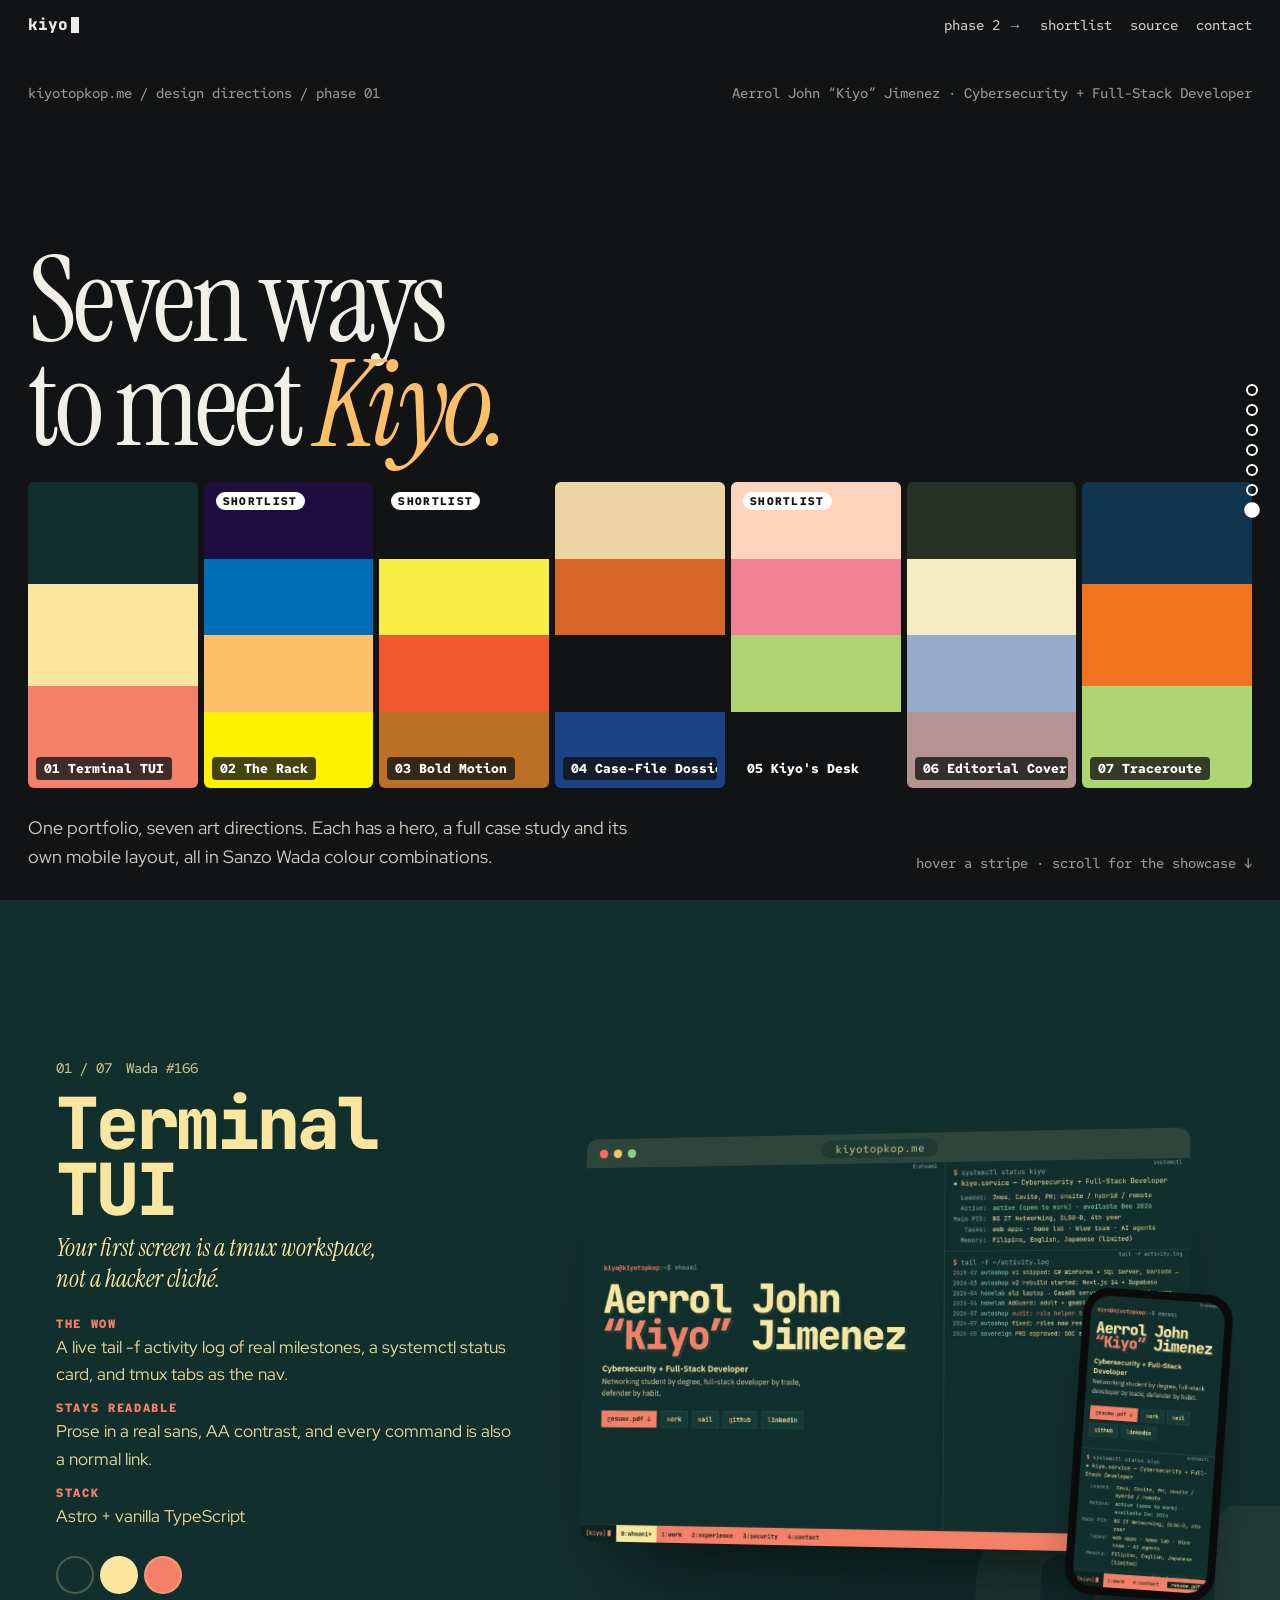
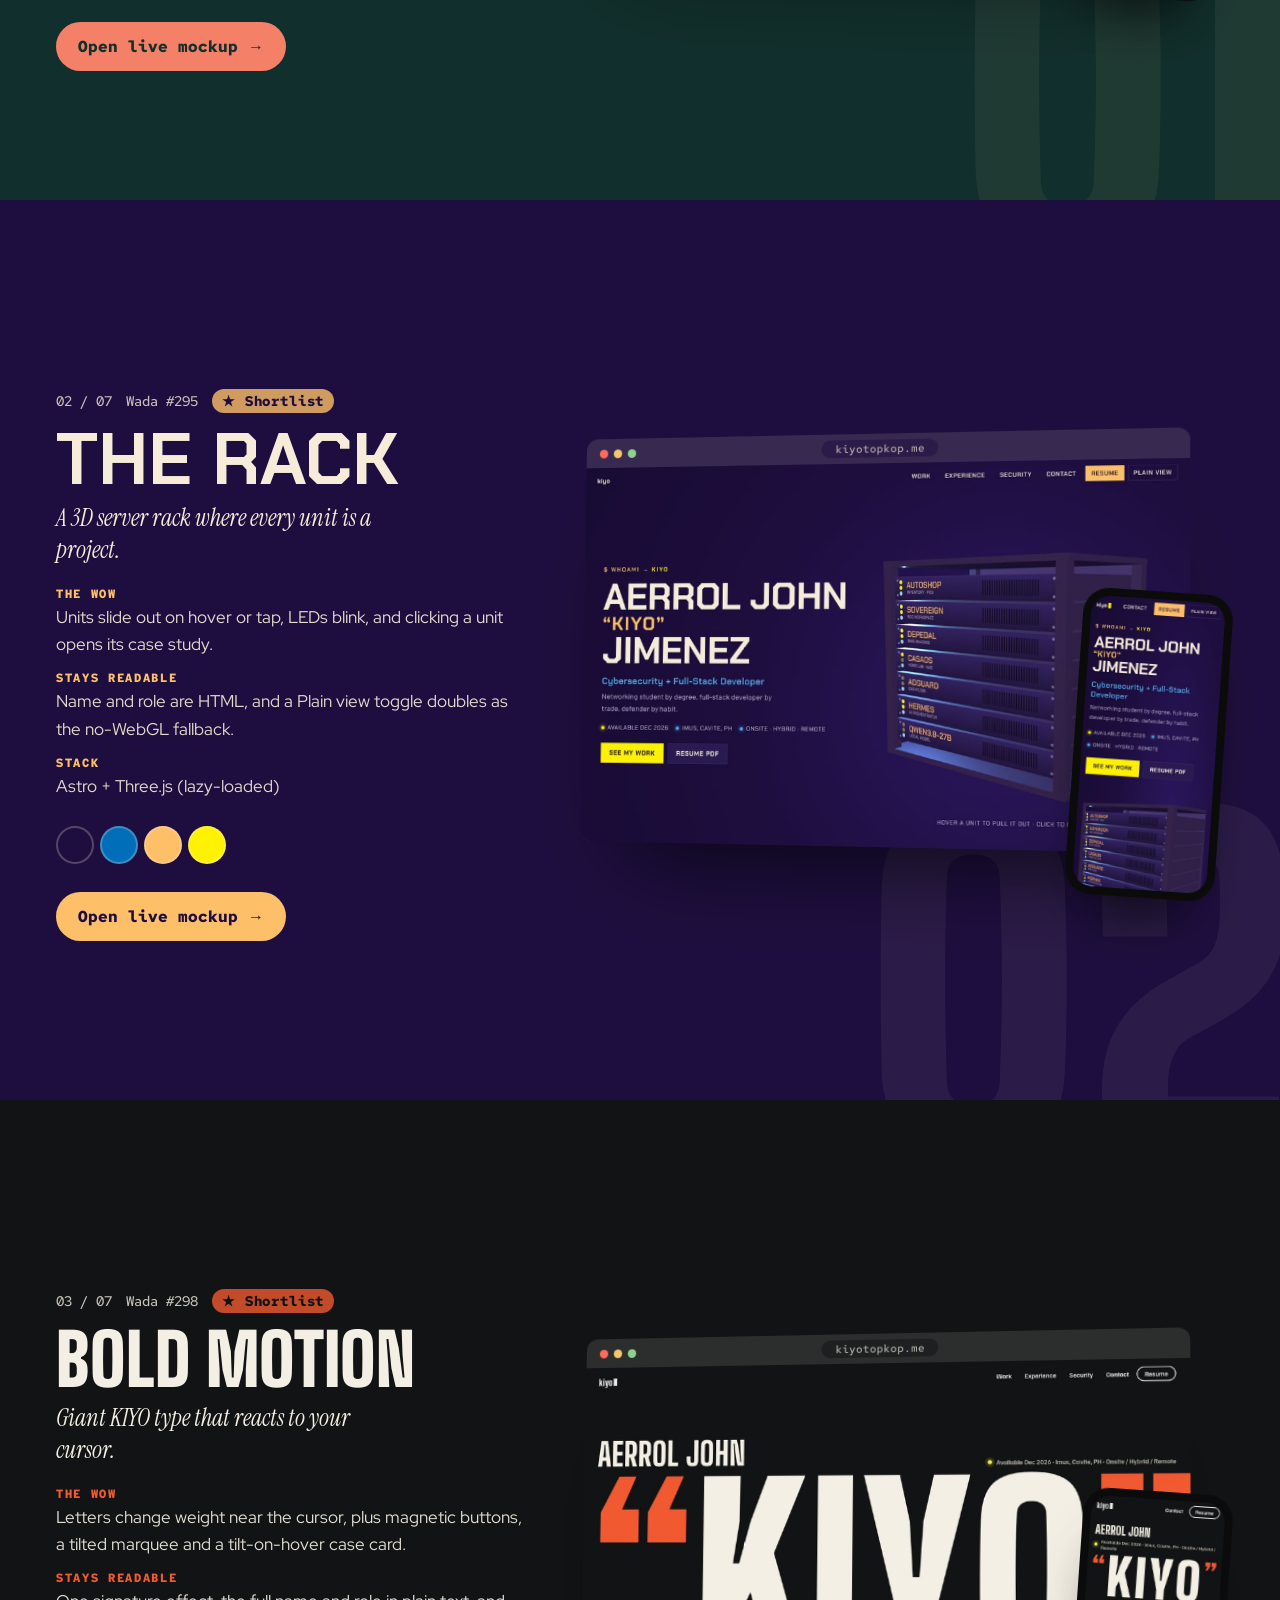
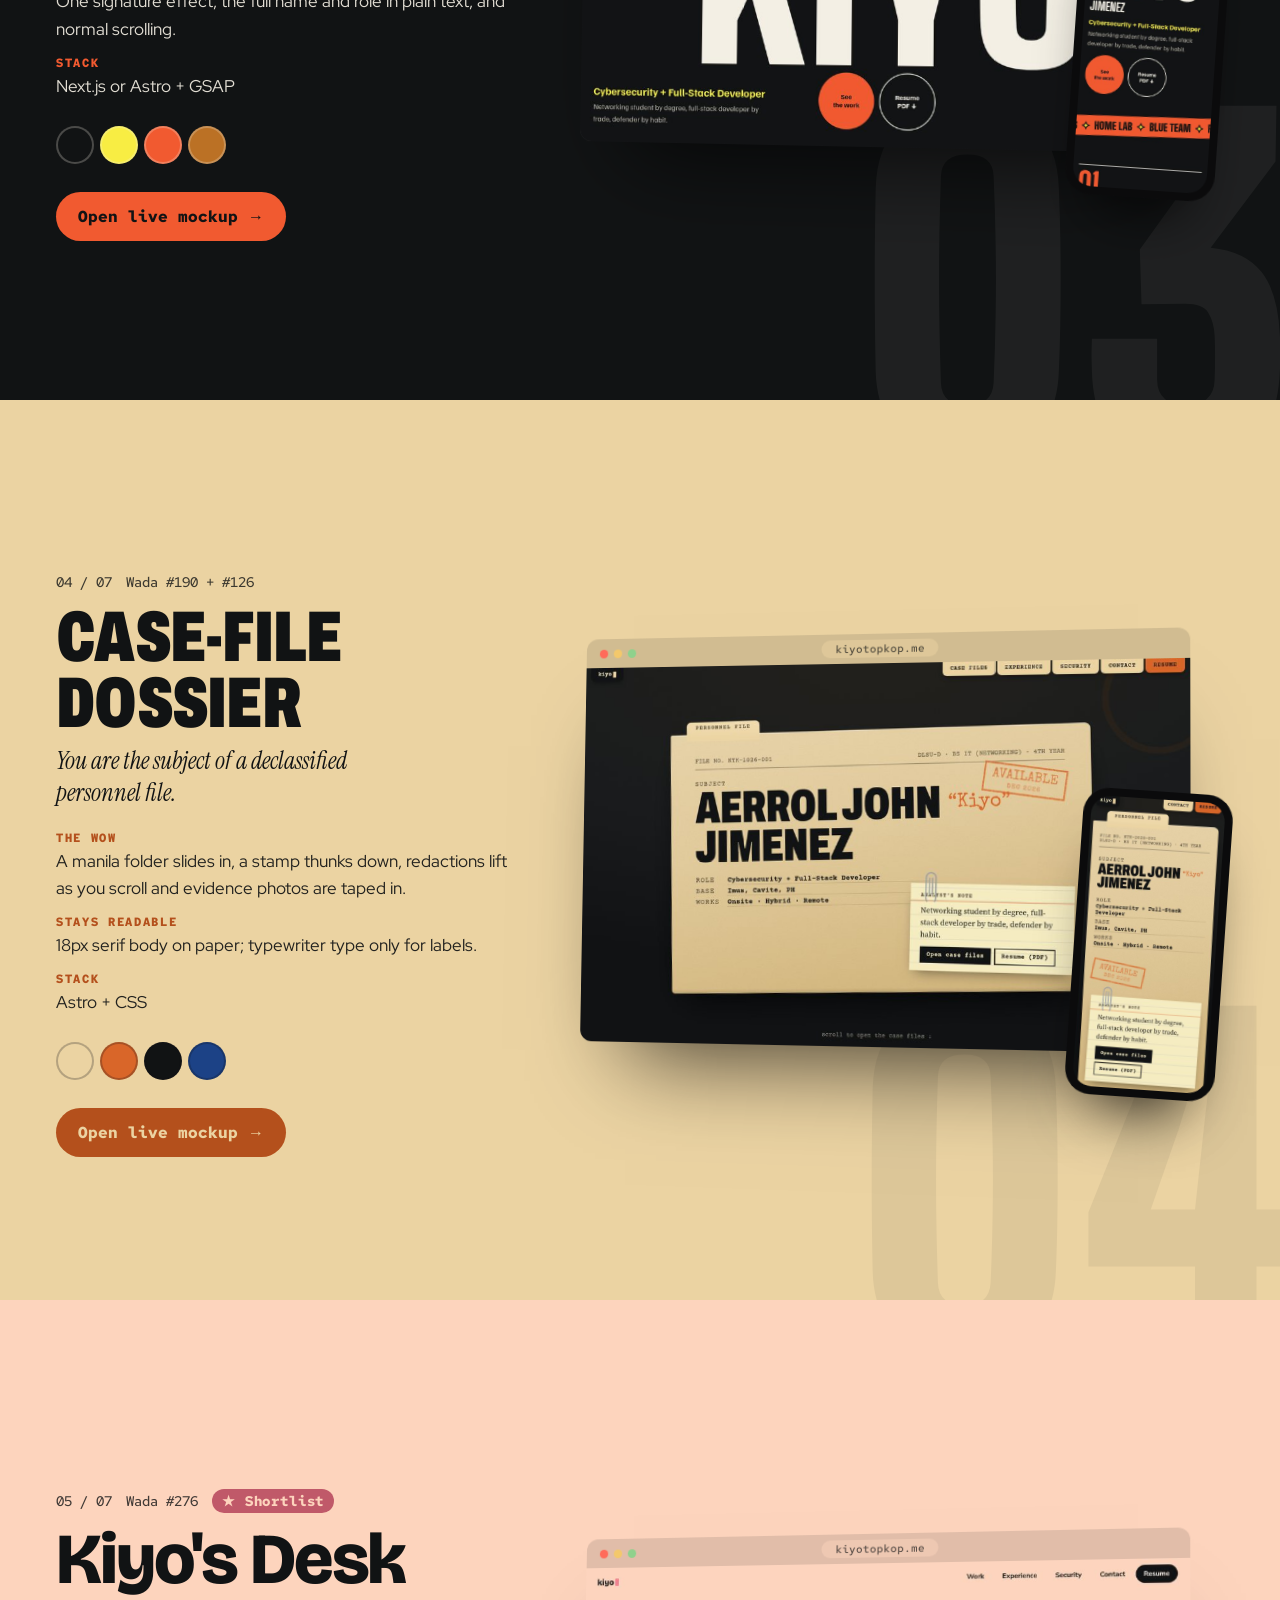
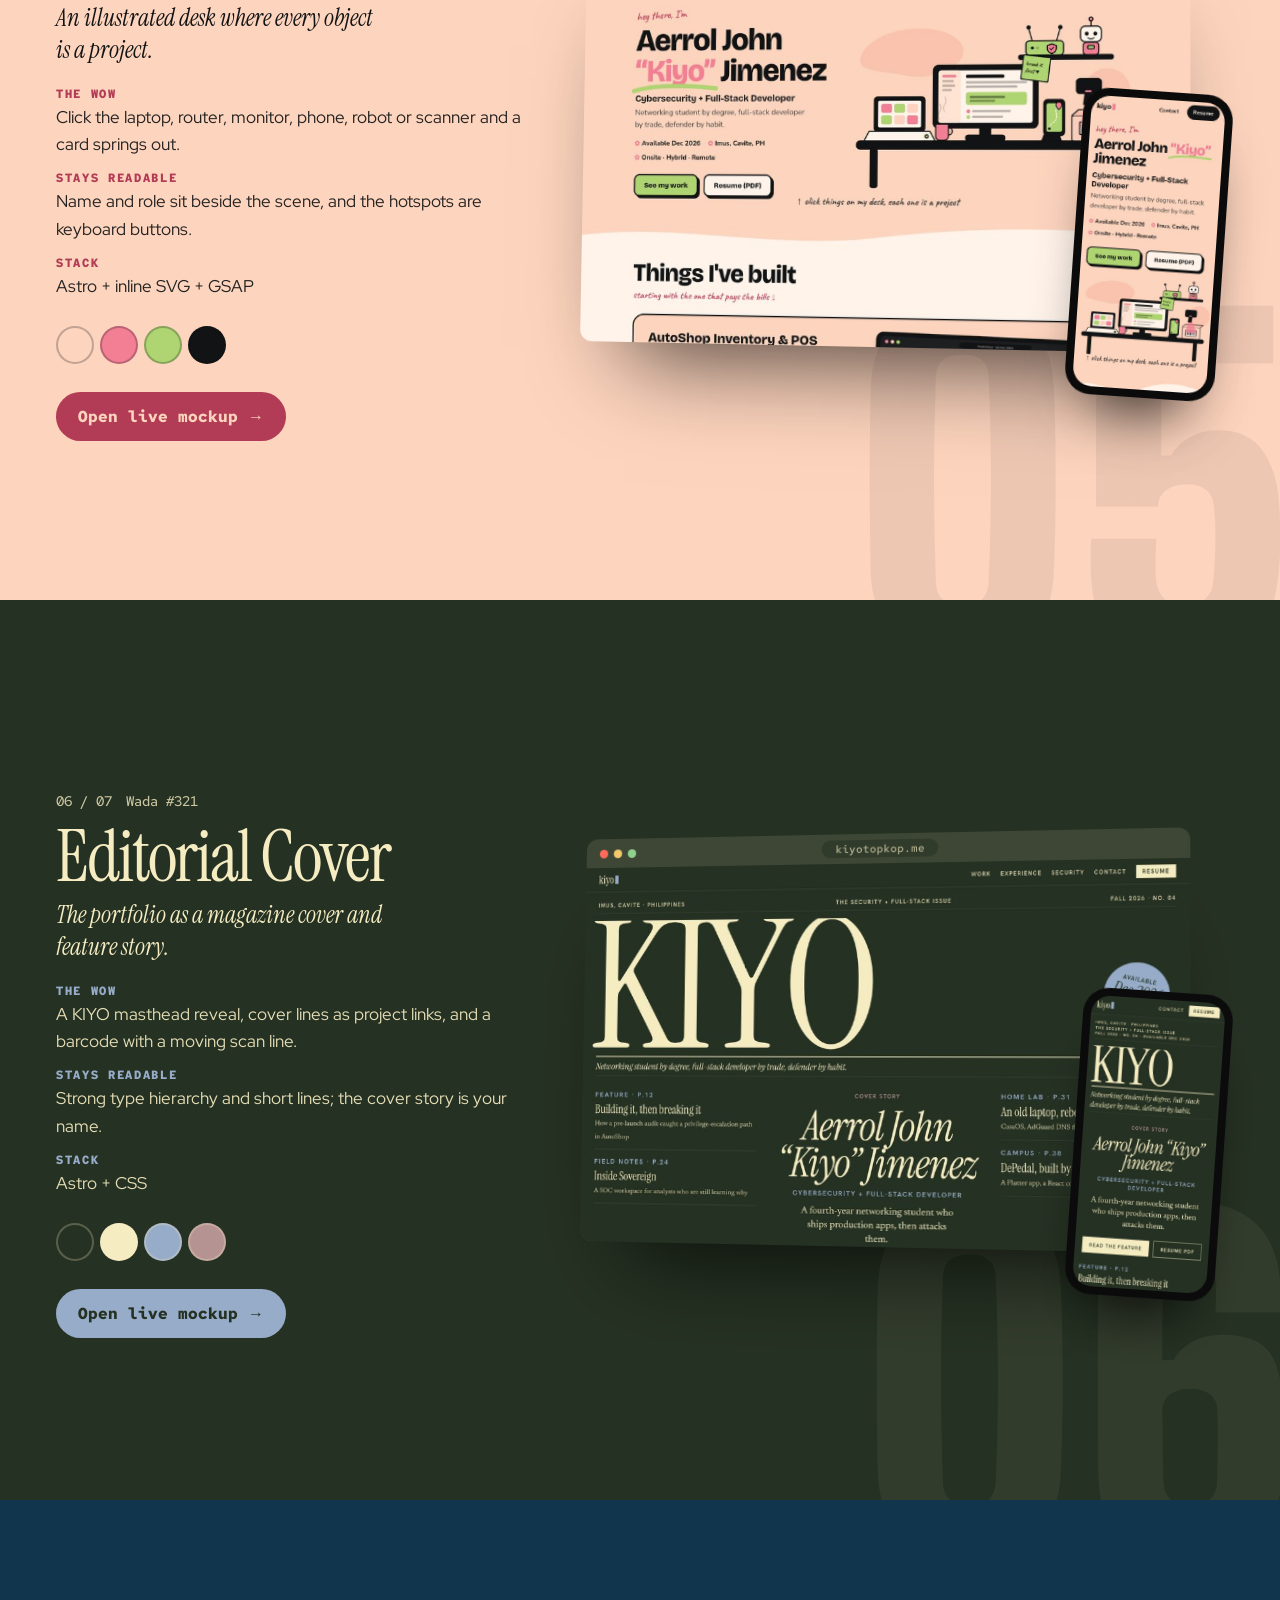
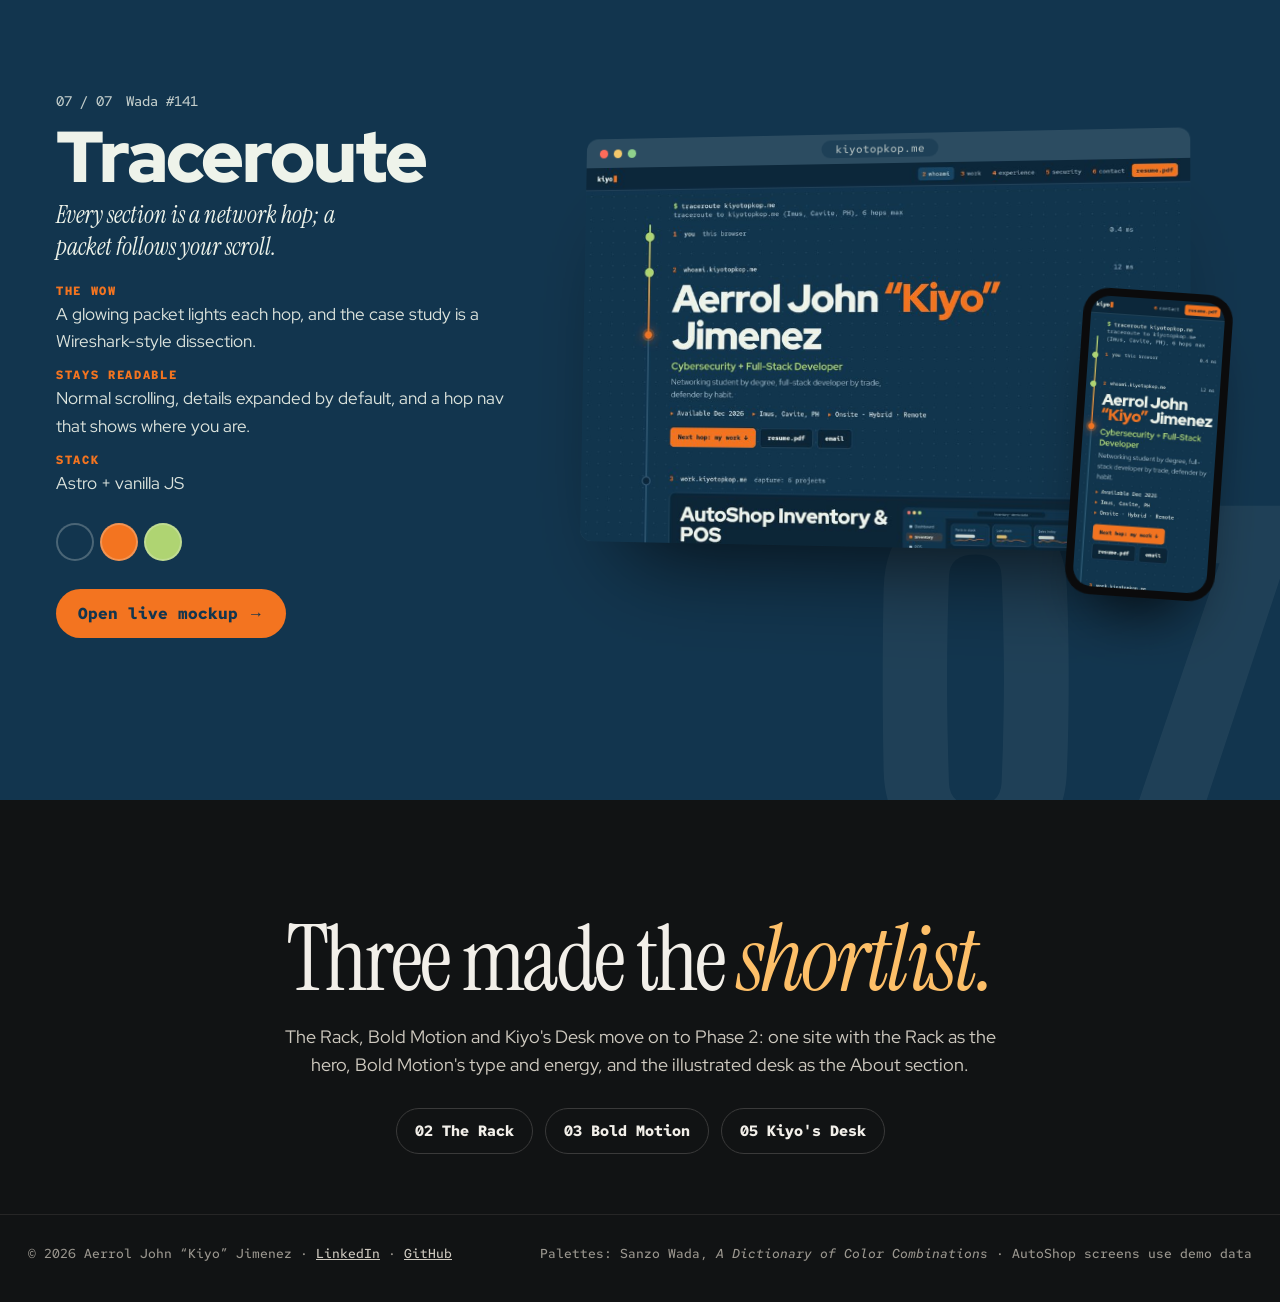
<file: index.html>
<!doctype html>
<html lang="en">
<head>
<meta charset="utf-8">
<meta name="viewport" content="width=device-width, initial-scale=1">
<title>Kiyo Portfolio Showcase</title>
<link rel="icon" href="data:image/svg+xml,%3Csvg xmlns='http://www.w3.org/2000/svg' viewBox='0 0 32 32'%3E%3Crect width='32' height='32' rx='7' fill='%23111314'/%3E%3Ctext x='6' y='23' font-family='monospace' font-weight='700' font-size='20' fill='%23f2efe9'%3Ek%3C/text%3E%3Crect x='19' y='9' width='6' height='15' fill='%23fdbf68'/%3E%3C/svg%3E">
<meta name="description" content="Seven design directions for kiyotopkop.me, the portfolio of Aerrol John 'Kiyo' Jimenez.">
<link rel="preconnect" href="https://fonts.googleapis.com">
<link href="https://fonts.googleapis.com/css2?family=JetBrains+Mono:wght@500;800&family=Chakra+Petch:wght@700&family=Big+Shoulders+Display:wght@900&family=Archivo:wdth,wght@68,900&family=Bricolage+Grotesque:opsz,wght@12..96,800&family=Instrument+Serif:ital@0;1&family=Red+Hat+Display:wght@500;900&family=Red+Hat+Mono:wght@500;700&display=swap" rel="stylesheet">
<style>
:root{--ink:#111314;--paper:#f2efe9;--muted:#9b978f}
*{box-sizing:border-box}
html{background:var(--ink);scroll-behavior:smooth}
body{margin:0;background:var(--ink);color:var(--paper);font:18px/1.6 "Red Hat Display",system-ui,sans-serif;-webkit-font-smoothing:antialiased}
a{color:inherit}
.top{position:fixed;inset:0 0 auto;z-index:30;display:flex;align-items:center;gap:18px;padding:14px 28px;mix-blend-mode:difference;color:#fff}
.logo{font:800 16px "JetBrains Mono";text-decoration:none;display:flex;align-items:center;gap:3px;margin-right:auto}
.logo i{width:8px;height:16px;background:#fff;animation:bl 1.1s steps(1) infinite}@keyframes bl{50%{opacity:0}}
.top a.l{font:500 14px "Red Hat Mono";text-decoration:none;opacity:.85}
.top a.l:hover{opacity:1;text-decoration:underline}
.hero{min-height:100vh;display:grid;grid-template-rows:auto 1fr auto;padding:84px 28px 28px;gap:26px}
.hero .kick{font:500 14px "Red Hat Mono";color:var(--muted);display:flex;justify-content:space-between;gap:16px;flex-wrap:wrap}
.hero h1{font:400 clamp(56px,9.4vw,168px)/.86 "Instrument Serif";letter-spacing:-.035em;margin:0}
.hero h1 em{font-style:italic;color:#fdbf68}
.hero .sub{display:flex;justify-content:space-between;align-items:flex-end;gap:24px;flex-wrap:wrap}
.hero .sub p{margin:0;max-width:52ch;color:#cfcac0}
.hero .sub .hint{font:500 14px "Red Hat Mono";color:var(--muted)}
.stripes{display:flex;gap:6px;min-height:34vh;align-self:stretch}
.stripes a{position:relative;flex:1;display:flex;flex-direction:column;text-decoration:none;border-radius:6px;overflow:hidden;transition:flex .5s cubic-bezier(.2,.8,.2,1);animation:rise .8s cubic-bezier(.2,.8,.2,1) both}
.stripes a:nth-child(2){animation-delay:.05s}.stripes a:nth-child(3){animation-delay:.1s}.stripes a:nth-child(4){animation-delay:.15s}.stripes a:nth-child(5){animation-delay:.2s}.stripes a:nth-child(6){animation-delay:.25s}.stripes a:nth-child(7){animation-delay:.3s}
@keyframes rise{from{transform:translateY(40px);opacity:0}}
.stripes a i{flex:1;display:block}
.stripes a:hover,.stripes a:focus-visible{flex:2.6}
.stripes .lb{position:absolute;left:8px;bottom:8px;max-width:calc(100% - 16px);font:700 13px "Red Hat Mono";color:#fff;background:rgba(17,19,20,.78);padding:3px 8px;border-radius:4px;display:flex;gap:8px;white-space:nowrap;overflow:hidden}
.stripes .star{position:absolute;top:10px;left:12px;font:700 11px "Red Hat Mono";letter-spacing:.12em;text-transform:uppercase;background:#fff;color:#111;padding:2px 7px;border-radius:99px}
.rail{position:fixed;right:22px;top:50%;transform:translateY(-50%);z-index:25;display:flex;flex-direction:column;gap:8px;opacity:0;transition:opacity .3s;pointer-events:none}
.rail.on{opacity:1;pointer-events:auto}
.rail a{width:12px;height:12px;border-radius:50%;border:2px solid currentColor;display:block;color:#fff;mix-blend-mode:difference;transition:transform .2s}
.rail a.cur{background:currentColor;transform:scale(1.3)}
.panel{position:relative;min-height:100vh;display:grid;grid-template-columns:minmax(0,5fr) minmax(0,7fr);gap:48px;align-items:center;padding:110px 56px 80px;background:var(--bg);color:var(--fg);overflow:hidden}
.panel .num{position:absolute;right:-.04em;bottom:-.24em;font:900 clamp(220px,34vw,520px)/1 "Big Shoulders Display";color:var(--fg);opacity:.06;pointer-events:none;user-select:none}
.panel .meta{font:500 14px "Red Hat Mono";opacity:.8;display:flex;gap:14px;align-items:center;flex-wrap:wrap}
.panel .badge{background:var(--acc);color:var(--bg);padding:3px 10px;border-radius:99px;font-weight:700;letter-spacing:.06em}
.panel h2{margin:14px 0 10px;font-size:clamp(46px,5.6vw,90px);line-height:.92;font-family:var(--df);font-weight:var(--dw,800);letter-spacing:var(--dl,-.02em);text-transform:var(--dt,none)}
.panel .idea{font:400 italic clamp(22px,1.9vw,28px)/1.3 "Instrument Serif";margin:0 0 20px;max-width:30ch}
.panel dl{margin:0 0 26px;display:grid;gap:12px;max-width:52ch}
.panel dt{font:700 12px "Red Hat Mono";letter-spacing:.14em;text-transform:uppercase;color:var(--acc)}
.panel dd{margin:2px 0 0;font-size:17px;opacity:.92}
.sw{display:flex;gap:6px;margin:0 0 28px}
.sw span{width:38px;height:38px;border-radius:50%;border:2px solid color-mix(in srgb,var(--fg) 25%,transparent)}
.go{display:inline-flex;align-items:center;gap:10px;font:700 16px "Red Hat Mono";text-decoration:none;background:var(--acc);color:var(--bg);padding:14px 22px;border-radius:999px;transition:transform .2s cubic-bezier(.3,1.6,.5,1)}
.go:hover{transform:translateY(-3px) rotate(-1deg)}
.go span{transition:transform .2s}.go:hover span{transform:translateX(4px)}
.devices{position:relative;display:block;padding:0 6% 8% 0}
.browser{background:color-mix(in srgb,var(--fg) 12%,var(--bg));border-radius:12px;padding:30px 0 0;position:relative;box-shadow:0 60px 90px -50px rgba(0,0,0,.75);transform:perspective(1600px) rotateY(-9deg) rotateX(3deg);transition:transform .6s cubic-bezier(.2,.8,.2,1)}
.browser::before{content:"";position:absolute;top:11px;left:14px;width:9px;height:9px;border-radius:50%;background:#ff6b5a;box-shadow:15px 0 #f3c86b,30px 0 #8fd18c}
.browser::after{content:attr(data-url);position:absolute;top:6px;left:50%;transform:translateX(-50%);font:500 11px "Red Hat Mono";opacity:.7;color:var(--fg);background:color-mix(in srgb,var(--bg) 70%,transparent);padding:2px 14px;border-radius:99px;white-space:nowrap}
.browser img{display:block;width:100%;height:auto;border-radius:0 0 12px 12px}
.phone{position:absolute;right:0;bottom:0;width:23%;min-width:110px;background:#0b0b0c;border-radius:26px;padding:8px;box-shadow:0 40px 60px -30px rgba(0,0,0,.8);transform:rotate(4deg);transition:transform .6s cubic-bezier(.2,.8,.2,1)}
.phone img{display:block;width:100%;height:auto;border-radius:19px}
.panel:hover .browser{transform:perspective(1600px) rotateY(-3deg) rotateX(1deg) translateY(-6px)}
.panel:hover .phone{transform:rotate(1deg) translateY(-10px)}
.panel.rv .devices{opacity:0;transform:translateY(60px);transition:opacity .9s,transform .9s cubic-bezier(.2,.8,.2,1)}
.panel.rv.in .devices{opacity:1;transform:none}
.end{padding:120px 28px 60px;text-align:center}
.end h3{font:400 clamp(44px,7vw,110px)/.9 "Instrument Serif";margin:0;letter-spacing:-.03em}
.end h3 em{color:#fdbf68}
.end p{color:#cfcac0;max-width:60ch;margin:22px auto 0}
.end .links{display:flex;justify-content:center;gap:12px;flex-wrap:wrap;margin-top:28px}
.end .links a{font:700 15px "Red Hat Mono";text-decoration:none;border:1px solid #3a3a3a;padding:12px 18px;border-radius:999px}
.end .links a:hover{border-color:#fdbf68;color:#fdbf68}
footer{padding:30px 28px 40px;color:var(--muted);font:500 13px "Red Hat Mono";display:flex;justify-content:space-between;gap:16px;flex-wrap:wrap;border-top:1px solid #262626}
footer a{color:#cfcac0}
@media (max-width:900px){
  .top{padding:12px 16px}.top a.l:not(.keep){display:none}
  .hero{padding:72px 16px 20px;min-height:auto}
  .stripes{min-height:240px;gap:4px}
  .stripes .lb{writing-mode:vertical-rl;transform:rotate(180deg);left:4px;bottom:auto;top:8px;max-width:none;max-height:calc(100% - 16px);font-size:11px;padding:6px 2px}
  .stripes .star{display:none}
  .panel{grid-template-columns:1fr;padding:80px 16px 60px;gap:26px;min-height:auto}
  .devices{order:-1;padding:0 10% 12% 0}
  .browser{transform:none}
  .rail{display:none}
}
@media (prefers-reduced-motion: reduce){*{animation:none!important;transition:none!important}.panel.rv .devices{opacity:1;transform:none}}
</style>
</head>
<body>
<nav class="top" aria-label="Main">
  <a class="logo" href="#">kiyo<i></i></a>
  <a class="l keep" href="refined/">phase 2 →</a><a class="l" href="#d02">shortlist</a><a class="l keep" href="https://github.com/KiyoTopKop/portfolio-mockups">source</a><a class="l keep" href="mailto:Jimenezaerroljj@gmail.com">contact</a>
</nav>

<header class="hero">
  <div class="kick"><span>kiyotopkop.me / design directions / phase 01</span><span>Aerrol John “Kiyo” Jimenez · Cybersecurity + Full-Stack Developer</span></div>
  <div style="display:grid;gap:26px;align-content:end">
    <h1>Seven ways<br>to meet <em>Kiyo.</em></h1>
    <nav class="stripes" id="stripes" aria-label="Directions"></nav>
  </div>
  <div class="sub"><p>One portfolio, seven art directions. Each has a hero, a full case study and its own mobile layout, all in Sanzo Wada colour combinations.</p><span class="hint">hover a stripe · scroll for the showcase ↓</span></div>
</header>

<div class="rail" id="rail" aria-hidden="true"></div>
<main id="panels"></main>

<section class="end">
  <h3>Three made the <em>shortlist.</em></h3>
  <p>The Rack, Bold Motion and Kiyo's Desk move on to Phase 2: one site with the Rack as the hero, Bold Motion's type and energy, and the illustrated desk as the About section.</p>
  <div class="links"><a href="#d02">02 The Rack</a><a href="#d03">03 Bold Motion</a><a href="#d05">05 Kiyo's Desk</a></div>
</section>
<footer><span>© 2026 Aerrol John “Kiyo” Jimenez · <a href="https://www.linkedin.com/in/aerrol-jimenez-116b903b7/">LinkedIn</a> · <a href="https://github.com/KiyoTopKop">GitHub</a></span><span>Palettes: Sanzo Wada, <i>A Dictionary of Color Combinations</i> · AutoShop screens use demo data</span></footer>

<script>
const D = [
 {id:"01-terminal-tui",name:"Terminal TUI",idea:"Your first screen is a tmux workspace, not a hacker cliché.",
  wow:"A live tail -f activity log of real milestones, a systemctl status card, and tmux tabs as the nav.",
  read:"Prose in a real sans, AA contrast, and every command is also a normal link.",
  stack:"Astro + vanilla TypeScript",wada:"#166",pal:["#112f2c","#fbe6a0","#f48067"],bg:"#112f2c",fg:"#fbe6a0",acc:"#f48067",
  df:"'JetBrains Mono',monospace",dw:800,dl:"-.04em"},
 {id:"02-rack-3d",name:"The Rack",idea:"A 3D server rack where every unit is a project.",short:true,
  wow:"Units slide out on hover or tap, LEDs blink, and clicking a unit opens its case study.",
  read:"Name and role are HTML, and a Plain view toggle doubles as the no-WebGL fallback.",
  stack:"Astro + Three.js (lazy-loaded)",wada:"#295",pal:["#1e0e3f","#006eb8","#fdbf68","#fff200"],bg:"#1e0e3f",fg:"#f6ecd9",acc:"#fdbf68",
  df:"'Chakra Petch',sans-serif",dw:700,dl:"0",dt:"uppercase"},
 {id:"03-bold-motion",name:"Bold Motion",idea:"Giant KIYO type that reacts to your cursor.",short:true,
  wow:"Letters change weight near the cursor, plus magnetic buttons, a tilted marquee and a tilt-on-hover case card.",
  read:"One signature effect, the full name and role in plain text, and normal scrolling.",
  stack:"Next.js or Astro + GSAP",wada:"#298",pal:["#111314","#f8ed43","#f15a30","#bb7125"],bg:"#111314",fg:"#f4efe4",acc:"#f15a30",
  df:"'Big Shoulders Display',sans-serif",dw:900,dl:"0",dt:"uppercase"},
 {id:"04-dossier",name:"Case-File Dossier",idea:"You are the subject of a declassified personnel file.",
  wow:"A manila folder slides in, a stamp thunks down, redactions lift as you scroll and evidence photos are taped in.",
  read:"18px serif body on paper; typewriter type only for labels.",
  stack:"Astro + CSS",wada:"#190 + #126",pal:["#ebd3a2","#d96629","#111314","#1c4286"],bg:"#ebd3a2",fg:"#111314",acc:"#b4501c",
  df:"'Archivo',sans-serif",dw:900,dl:"-.01em",dt:"uppercase",wdth:68},
 {id:"05-illustrated-desk",name:"Kiyo's Desk",idea:"An illustrated desk where every object is a project.",short:true,
  wow:"Click the laptop, router, monitor, phone, robot or scanner and a card springs out.",
  read:"Name and role sit beside the scene, and the hotspots are keyboard buttons.",
  stack:"Astro + inline SVG + GSAP",wada:"#276",pal:["#fdd4bd","#f37f94","#afd472","#111314"],bg:"#fdd4bd",fg:"#111314",acc:"#b23b55",
  df:"'Bricolage Grotesque',sans-serif",dw:800,dl:"-.03em"},
 {id:"06-editorial",name:"Editorial Cover",idea:"The portfolio as a magazine cover and feature story.",
  wow:"A KIYO masthead reveal, cover lines as project links, and a barcode with a moving scan line.",
  read:"Strong type hierarchy and short lines; the cover story is your name.",
  stack:"Astro + CSS",wada:"#321",pal:["#253122","#f5ecc2","#97acc8","#b59392"],bg:"#253122",fg:"#f5ecc2",acc:"#97acc8",
  df:"'Instrument Serif',serif",dw:400,dl:"-.03em"},
 {id:"07-traceroute",name:"Traceroute",idea:"Every section is a network hop; a packet follows your scroll.",
  wow:"A glowing packet lights each hop, and the case study is a Wireshark-style dissection.",
  read:"Normal scrolling, details expanded by default, and a hop nav that shows where you are.",
  stack:"Astro + vanilla JS",wada:"#141",pal:["#12354e","#f37420","#afd472"],bg:"#12354e",fg:"#eef3ea",acc:"#f37420",
  df:"'Red Hat Display',sans-serif",dw:900,dl:"-.03em"},
];
const n = i => String(i+1).padStart(2,"0");
document.getElementById("stripes").innerHTML = D.map((d,i)=>`<a href="#d${n(i)}" aria-label="${n(i)} ${d.name}">${d.pal.map(c=>`<i style="background:${c}"></i>`).join("")}${d.short?'<span class="star">Shortlist</span>':""}<span class="lb"><span>${n(i)}</span><span>${d.name}</span></span></a>`).join("");
document.getElementById("rail").innerHTML = D.map((d,i)=>`<a href="#d${n(i)}" title="${d.name}"></a>`).join("");
document.getElementById("panels").innerHTML = D.map((d,i)=>`
<section class="panel rv" id="d${n(i)}" style="--bg:${d.bg};--fg:${d.fg};--acc:${d.acc};--df:${d.df};--dw:${d.dw};--dl:${d.dl};--dt:${d.dt||"none"}">
  <span class="num" aria-hidden="true">${n(i)}</span>
  <div>
    <div class="meta"><span>${n(i)} / 07</span><span>Wada ${d.wada}</span>${d.short?'<span class="badge">★ Shortlist</span>':""}</div>
    <h2 style="${d.wdth?`font-variation-settings:'wdth' ${d.wdth}`:""}">${d.name}</h2>
    <p class="idea">${d.idea}</p>
    <dl><div><dt>The wow</dt><dd>${d.wow}</dd></div><div><dt>Stays readable</dt><dd>${d.read}</dd></div><div><dt>Stack</dt><dd>${d.stack}</dd></div></dl>
    <div class="sw" aria-label="Palette">${d.pal.map(c=>`<span style="background:${c}" title="${c}"></span>`).join("")}</div>
    <a class="go" href="${d.id}/">Open live mockup <span>→</span></a>
  </div>
  <a class="devices" href="${d.id}/" aria-label="Open ${d.name}">
    <div class="browser" data-url="kiyotopkop.me"><img src="thumbs/${d.id}-desktop.jpg" alt="${d.name}, desktop" loading="lazy" width="960" height="600"></div>
    <div class="phone"><img src="thumbs/${d.id}-mobile.jpg" alt="${d.name}, mobile" loading="lazy" width="390" height="844"></div>
  </a>
</section>`).join("");
const panels = [...document.querySelectorAll(".panel")], rail = document.getElementById("rail"), dots = [...rail.children];
const io = new IntersectionObserver(es=>es.forEach(e=>{ if (e.isIntersecting){ e.target.classList.add("in"); const k = panels.indexOf(e.target); dots.forEach((d,j)=>d.classList.toggle("cur", j===k)); } }),{threshold:.35});
panels.forEach(p=>io.observe(p));
new IntersectionObserver(([e])=> rail.classList.toggle("on", !e.isIntersecting), {threshold:.2}).observe(document.querySelector(".hero"));
</script>
</body>
</html>
</file>
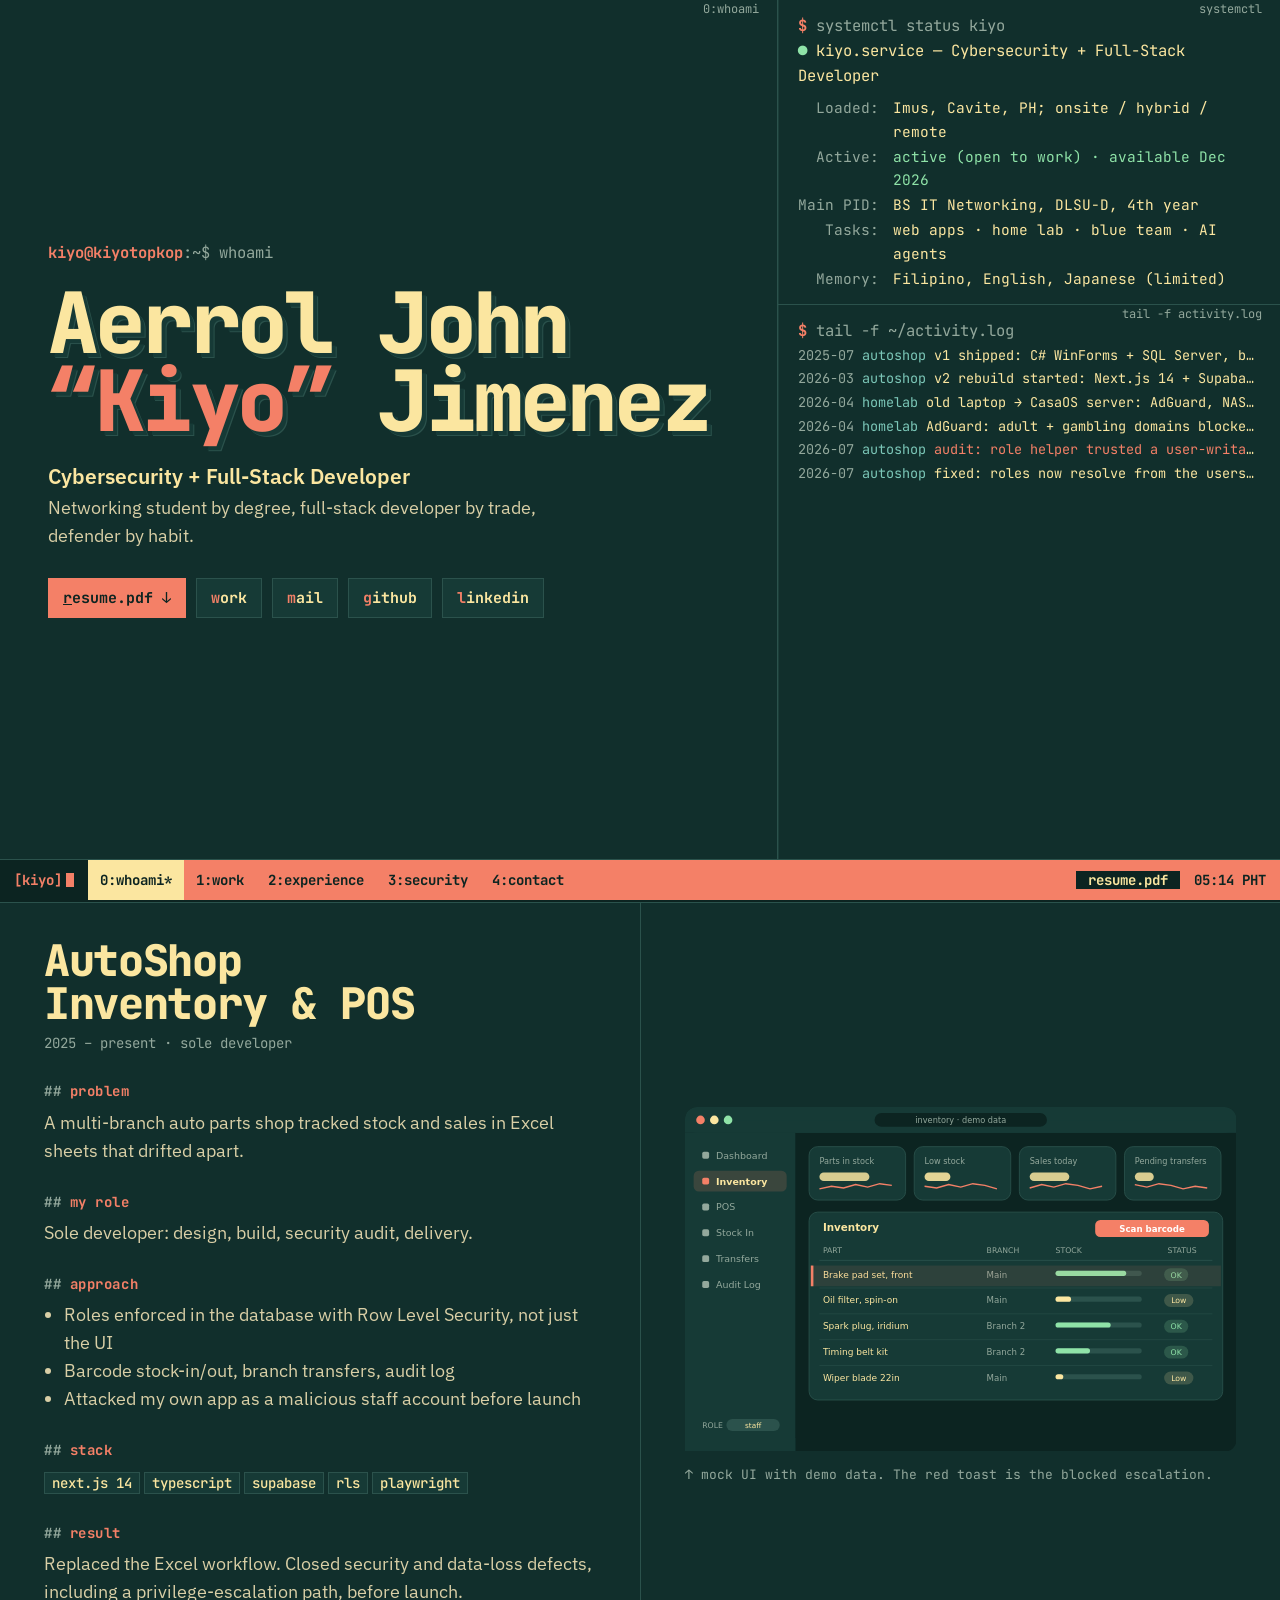
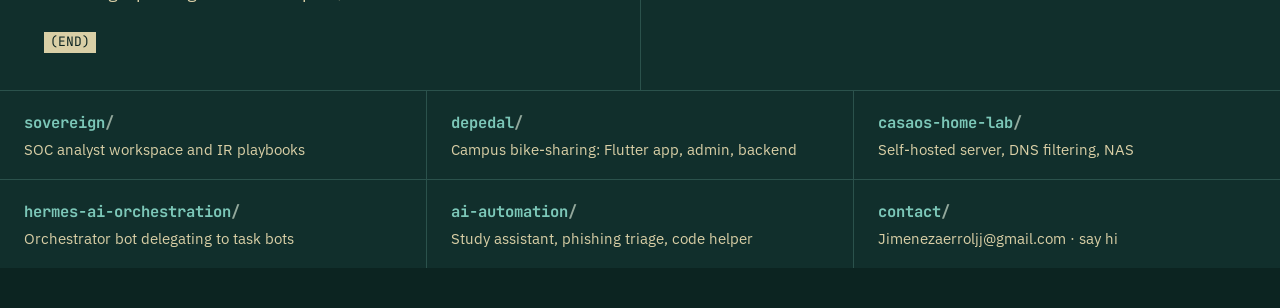
<file: 01-terminal-tui/index.html>
<!doctype html>
<html lang="en">
<head>
<meta charset="utf-8">
<meta name="viewport" content="width=device-width, initial-scale=1">
<title>Terminal TUI</title>
<link rel="preconnect" href="https://fonts.googleapis.com">
<link href="https://fonts.googleapis.com/css2?family=JetBrains+Mono:wght@400;500;700;800&family=IBM+Plex+Sans:wght@400;500;600&display=swap" rel="stylesheet">
<style>
/* Sanzo Wada combo #166: Deep Slate Green, Naples Yellow, Grenadine Pink */
:root{--bg:#112f2c;--bg2:#0c2421;--bg3:#163a36;--fg:#fbe6a0;--fg2:#d9cfa6;--dim:#93a89c;--line:#2b524c;--pink:#f48067;--teal:#7cc7b8}
*{box-sizing:border-box}
html{background:var(--bg2)}
body{margin:0;background:var(--bg2);color:var(--fg);font:15.5px/1.6 "JetBrains Mono",monospace;-webkit-font-smoothing:antialiased;padding-bottom:40px}
a{color:var(--pink)}
.tmux{height:calc(100vh - 40px);min-height:620px;display:grid;grid-template-columns:1.55fr 1fr;grid-template-rows:auto 1fr;gap:1px;background:var(--line);border-bottom:1px solid var(--line)}
.pane{background:var(--bg);padding:14px 20px;overflow:hidden;position:relative;animation:split .5s cubic-bezier(.2,.8,.2,1) both}
.pane:nth-child(2){animation-delay:.12s}.pane:nth-child(3){animation-delay:.24s}
@keyframes split{from{clip-path:inset(0 100% 0 0)}to{clip-path:inset(0 0 0 0)}}
.pane .ttl{position:absolute;top:0;right:12px;font-size:12px;color:var(--dim);background:var(--bg);padding:0 6px}
.pane.main{grid-row:1 / 3;display:flex;flex-direction:column;justify-content:center;padding:40px 48px}
.p{color:var(--dim)}.p b{color:var(--pink);font-weight:700}
.big{font-weight:800;font-size:clamp(44px,6.6vw,104px);line-height:.92;letter-spacing:-.045em;margin:18px 0 0;color:var(--fg);text-shadow:4px 4px 0 var(--bg3),5px 5px 0 var(--line)}
.big .nk{color:var(--pink)}
.role{font:600 21px "IBM Plex Sans",sans-serif;margin:22px 0 4px;color:var(--fg)}
.line{font:400 18px/1.55 "IBM Plex Sans",sans-serif;color:var(--fg2);max-width:46ch;margin:0}
.acts{display:flex;gap:10px;flex-wrap:wrap;margin-top:28px}
.k{font:700 15px "JetBrains Mono";text-decoration:none;color:var(--fg);border:1px solid var(--line);padding:9px 14px;background:var(--bg3)}
.k:hover{border-color:var(--pink)}
.k.p1{background:var(--pink);color:var(--bg2);border-color:var(--pink)}
.k u{text-decoration:none;color:var(--pink)}.k.p1 u{color:var(--bg2);text-decoration:underline}
.svc .dot{color:#8fe3a8}
.svc dl{display:grid;grid-template-columns:max-content 1fr;gap:2px 14px;margin:8px 0 0;font-size:14.5px}
.svc dt{color:var(--dim);text-align:right}.svc dd{margin:0}
.svc .grn{color:#8fe3a8}
.log{font-size:13.5px;line-height:1.75}
.log .row{white-space:nowrap;overflow:hidden;text-overflow:ellipsis;animation:in .35s ease both}
@keyframes in{from{opacity:0;transform:translateY(6px)}}
.log time{color:var(--dim)}.log .tg{color:var(--teal)}.log .w{color:var(--pink)}
.cursor{display:inline-block;width:.6em;height:1.05em;background:var(--pink);vertical-align:-.15em;animation:bl 1.1s steps(1) infinite}
@keyframes bl{50%{opacity:0}}
.bar{position:fixed;left:0;right:0;bottom:0;height:40px;z-index:9;display:flex;align-items:center;background:var(--pink);color:var(--bg2);font:700 14px "JetBrains Mono";overflow-x:auto;scrollbar-width:none}
.bar .s{background:var(--bg2);color:var(--pink);padding:0 14px;height:100%;display:flex;align-items:center;gap:4px;flex:none}
.bar .s i{width:.55em;height:1em;background:var(--pink);animation:bl 1.1s steps(1) infinite}
.bar a{color:var(--bg2);text-decoration:none;padding:0 12px;height:100%;display:flex;align-items:center;flex:none}
.bar a.on{background:var(--fg);}
.bar a:hover{background:#ffd2c7}
.bar .r{margin-left:auto;padding:0 14px;flex:none;display:flex;gap:14px;align-items:center}
.bar .r a{background:var(--bg2);color:var(--fg);padding:0 12px}
/* window 1: work */
.win{border-top:1px solid var(--line)}
.win .hdr{display:flex;justify-content:space-between;padding:10px 20px;background:var(--bg2);color:var(--dim);font-size:13px;border-bottom:1px solid var(--line)}
.split{display:grid;grid-template-columns:1fr 1fr;gap:1px;background:var(--line)}
.split > div{background:var(--bg);padding:36px 44px}
.less h2{font-size:clamp(30px,3.4vw,46px);line-height:1;letter-spacing:-.03em;margin:0 0 6px;font-weight:800}
.less .meta{color:var(--dim);font-size:14px}
.less h3{font-size:14px;color:var(--pink);margin:26px 0 6px;letter-spacing:.04em}
.less h3::before{content:"## ";color:var(--dim)}
.less p,.less li{font:400 17.5px/1.6 "IBM Plex Sans",sans-serif;color:var(--fg2);margin:0;max-width:60ch}
.less ul{padding-left:20px;margin:0}
.less code{font:500 14px "JetBrains Mono";background:var(--bg3);border:1px solid var(--line);padding:1px 7px;color:var(--fg)}
.less .end{margin-top:26px;color:var(--bg2);background:var(--fg2);display:inline-block;padding:0 6px;font-size:13px}
.shot{display:flex;flex-direction:column;gap:14px;justify-content:center}
.shot .cap{color:var(--dim);font-size:13px}
.ls{display:grid;grid-template-columns:repeat(3,1fr);gap:1px;background:var(--line);border-top:1px solid var(--line)}
.ls a{background:var(--bg);padding:20px 24px;text-decoration:none;color:var(--fg)}
.ls a:hover{background:var(--bg3)}
.ls b{color:var(--teal)}.ls b::after{content:"/";color:var(--dim)}
.ls span{display:block;font:400 15px "IBM Plex Sans";color:var(--fg2);margin-top:4px}
@media (max-width:860px){
  .tmux{height:auto;grid-template-columns:1fr;grid-template-rows:auto}
  .pane.main{grid-row:auto;padding:30px 18px 34px}
  .pane{padding:14px 16px}
  .log .row{white-space:normal}
  .split{grid-template-columns:1fr}.split > div{padding:24px 16px}
  .ls{grid-template-columns:1fr}
  .bar a:not(.keep){display:none}
  .bar a.work{display:flex}
  #clk{display:none}
  .bar .r{padding:0 6px}
  .win .hdr{flex-direction:column;gap:2px;padding:10px 16px}
}
@media (prefers-reduced-motion: reduce){*{animation:none!important}}
</style>
</head>
<body>
<section class="tmux" id="top">
  <div class="pane main">
    <span class="ttl">0:whoami</span>
    <div class="p"><b>kiyo@kiyotopkop</b>:~$ whoami</div>
    <h1 class="big">Aerrol John<br><span class="nk">“Kiyo”</span> Jimenez</h1>
    <p class="role">Cybersecurity + Full-Stack Developer</p>
    <p class="line">Networking student by degree, full-stack developer by trade, defender by habit.</p>
    <div class="acts"><a class="k p1" href="#"><u>r</u>esume.pdf ↓</a><a class="k" href="#work"><u>w</u>ork</a><a class="k" href="mailto:Jimenezaerroljj@gmail.com"><u>m</u>ail</a><a class="k" href="https://github.com/KiyoTopKop"><u>g</u>ithub</a><a class="k" href="https://www.linkedin.com/in/aerrol-jimenez-116b903b7/"><u>l</u>inkedin</a></div>
  </div>
  <div class="pane svc">
    <span class="ttl">systemctl</span>
    <div class="p"><b>$</b> systemctl status kiyo</div>
    <div><span class="dot">●</span> kiyo.service — Cybersecurity + Full-Stack Developer</div>
    <dl>
      <dt>Loaded:</dt><dd>Imus, Cavite, PH; onsite / hybrid / remote</dd>
      <dt>Active:</dt><dd class="grn">active (open to work) · available Dec 2026</dd>
      <dt>Main PID:</dt><dd>BS IT Networking, DLSU-D, 4th year</dd>
      <dt>Tasks:</dt><dd>web apps · home lab · blue team · AI agents</dd>
      <dt>Memory:</dt><dd>Filipino, English, Japanese (limited)</dd>
    </dl>
  </div>
  <div class="pane">
    <span class="ttl">tail -f activity.log</span>
    <div class="p"><b>$</b> tail -f ~/activity.log</div>
    <div class="log" id="log"></div>
  </div>
</section>

<section class="win" id="work">
  <div class="hdr"><span>1:work · less projects/autoshop/README.md</span><span>freelance · client confidential</span></div>
  <div class="split">
    <div class="less">
      <h2>AutoShop<br>Inventory &amp; POS</h2>
      <div class="meta">2025 – present · sole developer</div>
      <h3>problem</h3><p>A multi-branch auto parts shop tracked stock and sales in Excel sheets that drifted apart.</p>
      <h3>my role</h3><p>Sole developer: design, build, security audit, delivery.</p>
      <h3>approach</h3><ul><li>Roles enforced in the database with Row Level Security, not just the UI</li><li>Barcode stock-in/out, branch transfers, audit log</li><li>Attacked my own app as a malicious staff account before launch</li></ul>
      <h3>stack</h3><p><code>next.js 14</code> <code>typescript</code> <code>supabase</code> <code>rls</code> <code>playwright</code></p>
      <h3>result</h3><p>Replaced the Excel workflow. Closed security and data-loss defects, including a privilege-escalation path, before launch.</p>
      <div class="end">(END)</div>
    </div>
    <div class="shot"><div id="mock"></div><div class="cap">↑ mock UI with demo data. The red toast is the blocked escalation.</div></div>
  </div>
  <div class="ls" id="ls"></div>
</section>

<nav class="bar" aria-label="Windows">
  <span class="s">[kiyo]<i></i></span>
  <a class="on" href="#top">0:whoami*</a><a class="work" href="#work">1:work</a><a href="#">2:experience</a><a href="#">3:security</a><a class="keep" href="mailto:Jimenezaerroljj@gmail.com">4:contact</a>
  <span class="r"><a class="keep" href="#">resume.pdf</a><span id="clk"></span></span>
</nav>
<script src="../shared/mock.js"></script>
<script>
document.getElementById("mock").innerHTML = MockUI.autoshop({bg:"#0c2421",panel:"#163a36",line:"#2b524c",fg:"#fbe6a0",muted:"#93a89c",acc:"#f48067",ok:"#8fe3a8",warn:"#fbe6a0",bad:"#f48067"});
document.getElementById("ls").innerHTML = KIYO.projects.slice(1).map(p=>`<a href="#"><b>${p[0].toLowerCase().replace(/ /g,"-")}</b><span>${p[1]}</span></a>`).join("") + `<a href="mailto:Jimenezaerroljj@gmail.com"><b>contact</b><span>Jimenezaerroljj@gmail.com · say hi</span></a>`;
// Real events from the project repos and resume
const L = [
  ["2025-07","autoshop","v1 shipped: C# WinForms + SQL Server, barcode scanners"],
  ["2026-03","autoshop","v2 rebuild started: Next.js 14 + Supabase"],
  ["2026-04","homelab","old laptop → CasaOS server: AdGuard, NAS, game server"],
  ["2026-04","homelab","AdGuard: adult + gambling domains blocked, approved devices only"],
  ["2026-07","autoshop","audit: role helper trusted a user-writable claim", "w"],
  ["2026-07","autoshop","fixed: roles now resolve from the users table only"],
  ["2026-08","sovereign","PRD approved: SOC analyst workspace, tri-SIEM queries"],
  ["2026-09","depedal","field docks online, first real rides"],
  ["2026-10","depedal","Google Play closed test approved"],
  ["now    ","hermes","orchestrator → HR bot → task bots, Qwen3.8-27B local"],
];
const log = document.getElementById("log"), reduce = matchMedia("(prefers-reduced-motion: reduce)").matches;
const row = e => `<div class="row"><time>${e[0]}</time> <span class="tg">${e[1].padEnd(9," ")}</span> <span class="${e[3]||""}">${e[2]}</span></div>`;
if (reduce) log.innerHTML = L.map(row).join("");
else { let i = 0; (function tick(){ log.insertAdjacentHTML("beforeend", row(L[i % L.length])); i++; while (log.children.length > 9) log.firstElementChild.remove(); setTimeout(tick, i < 6 ? 180 : 1900); })(); }
const clk = document.getElementById("clk"); const t = ()=> clk.textContent = new Date().toLocaleTimeString("en-PH",{hour:"2-digit",minute:"2-digit",hour12:false,timeZone:"Asia/Manila"})+" PHT"; t(); setInterval(t, 30000);
// keyboard shortcuts, like a TUI
addEventListener("keydown", e => { if (e.target.tagName === "INPUT" || e.metaKey || e.ctrlKey) return; const m = {w:"#work", m:"mailto:Jimenezaerroljj@gmail.com"}; if (m[e.key]) location.href = m[e.key]; });
</script>
</body>
</html>
</file>
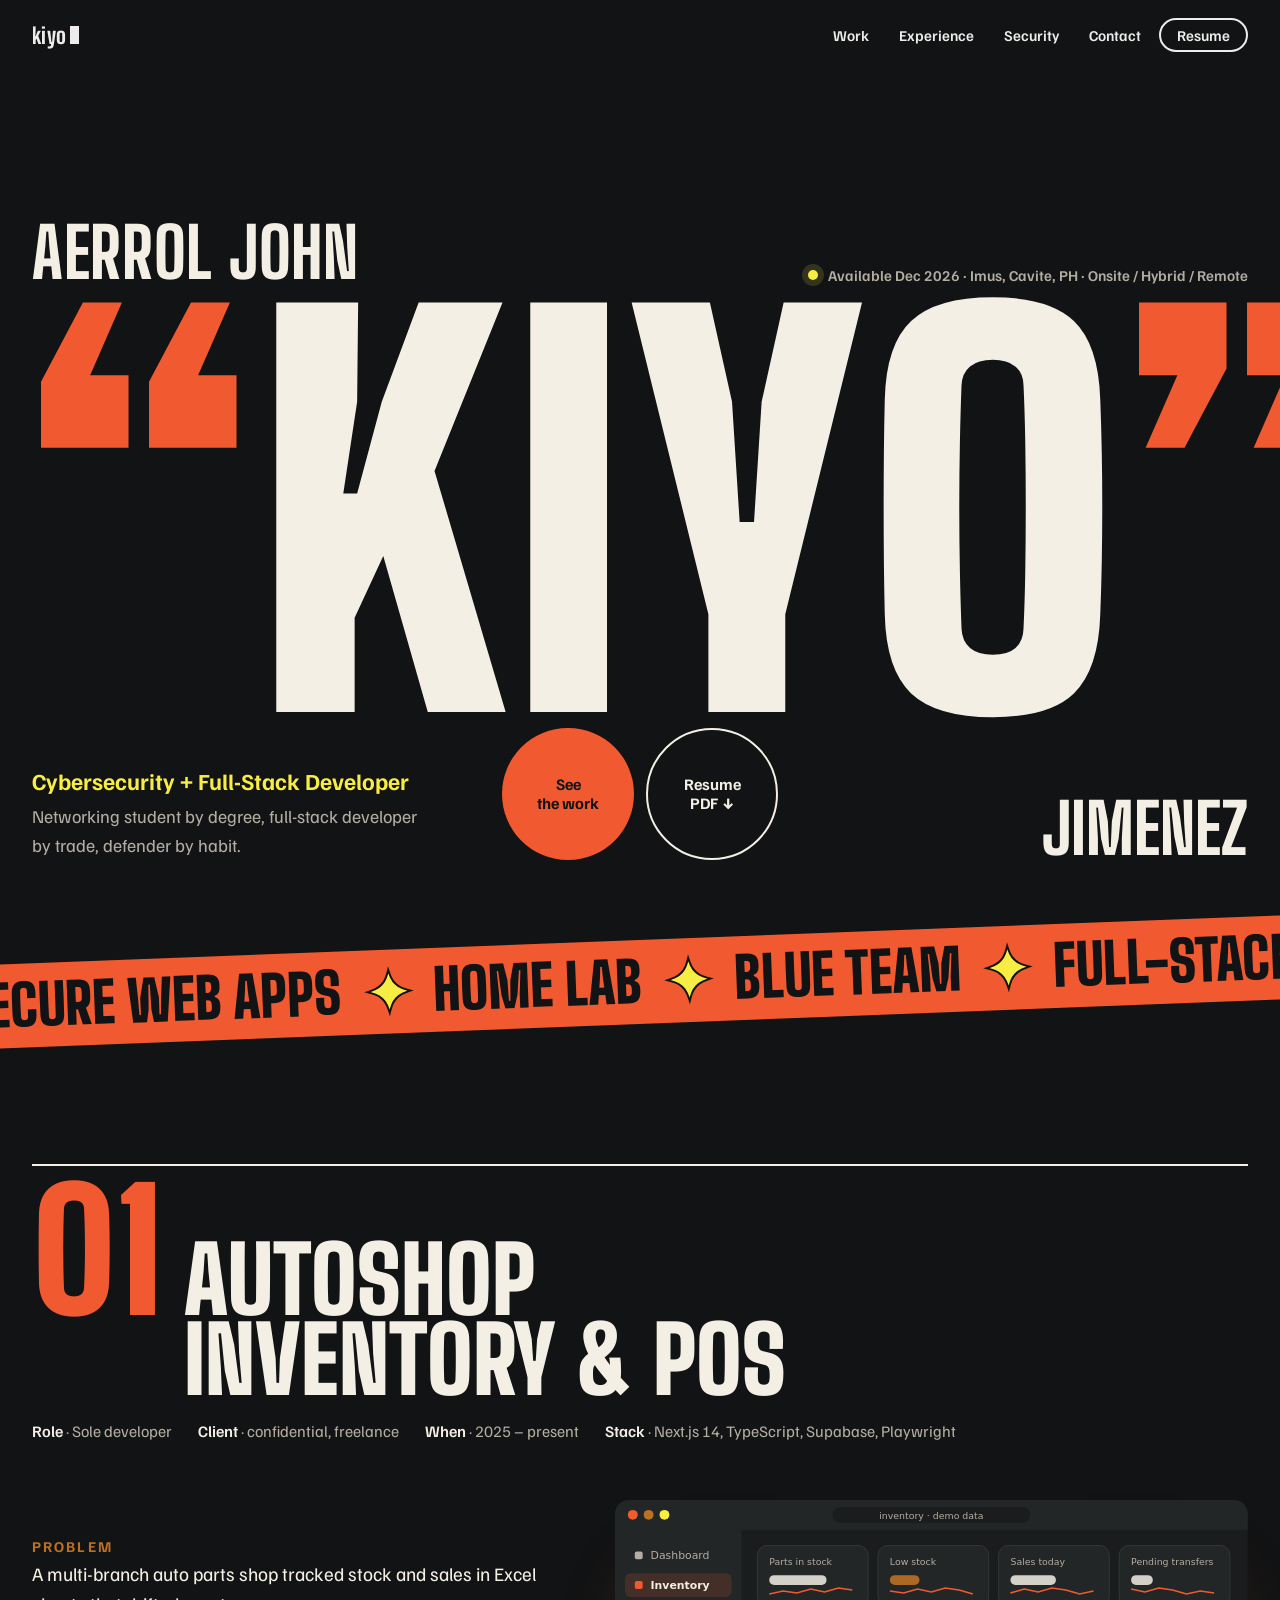
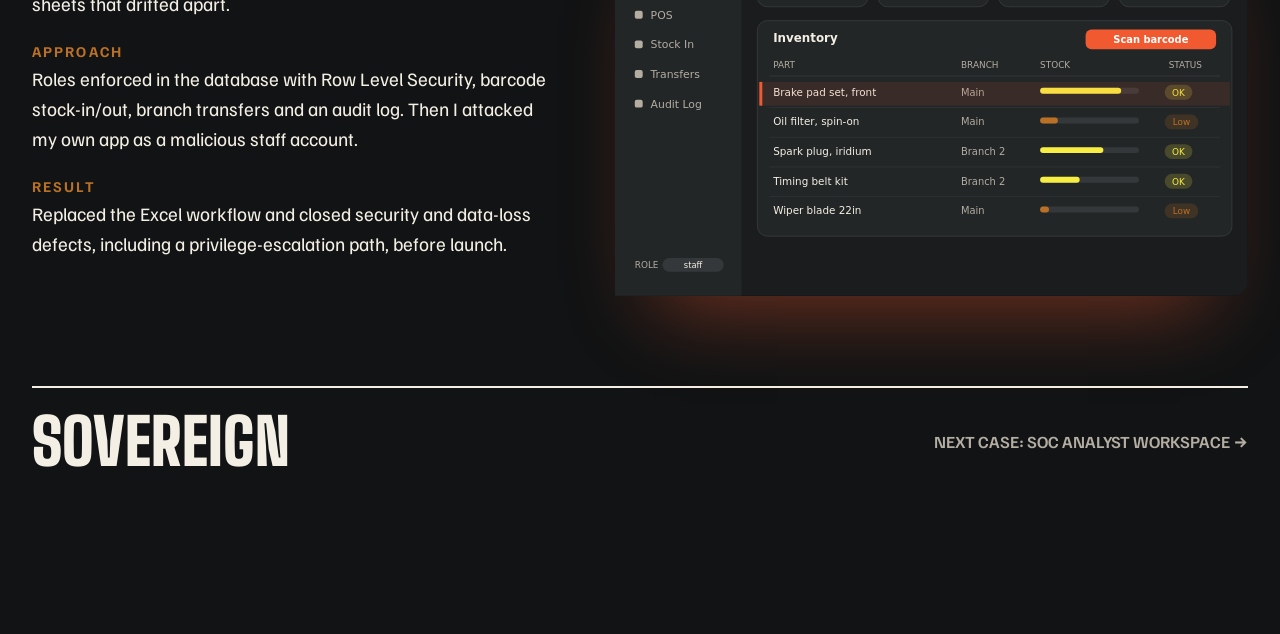
<file: 03-bold-motion/index.html>
<!doctype html>
<html lang="en">
<head>
<meta charset="utf-8">
<meta name="viewport" content="width=device-width, initial-scale=1">
<title>Bold Motion</title>
<link rel="preconnect" href="https://fonts.googleapis.com">
<link href="https://fonts.googleapis.com/css2?family=Big+Shoulders+Display:wght@100..900&family=Familjen+Grotesk:wght@400;500;600;700&display=swap" rel="stylesheet">
<style>
/* Sanzo Wada combo #298: Raw Sienna, Lemon Yellow, Peach Red, Black */
:root{--bk:#111314;--bk2:#1a1c1d;--fg:#f4efe4;--muted:#b3ada2;--red:#f15a30;--yel:#f8ed43;--sie:#bb7125}
*{box-sizing:border-box}html{background:var(--bk);scroll-behavior:smooth;overflow-x:clip}
body{margin:0;background:var(--bk);color:var(--fg);font:18px/1.6 "Familjen Grotesk",system-ui,sans-serif;-webkit-font-smoothing:antialiased;overflow-x:clip}
a{color:inherit}
header{position:fixed;inset:0 0 auto;z-index:20;display:flex;align-items:center;gap:6px;padding:18px 32px;mix-blend-mode:difference;color:#fff}
.logo{font:800 22px "Big Shoulders Display";letter-spacing:.02em;text-decoration:none;margin-right:auto;display:flex;align-items:center;gap:3px}
.logo i{width:9px;height:18px;background:#fff;animation:bl 1.1s steps(1) infinite}@keyframes bl{50%{opacity:0}}
header a.n{font:600 15px "Familjen Grotesk";text-decoration:none;padding:8px 12px;position:relative}
header a.n::after{content:"";position:absolute;left:12px;right:12px;bottom:4px;height:2px;background:currentColor;transform:scaleX(0);transform-origin:left;transition:transform .3s}
header a.n:hover::after{transform:scaleX(1)}
header a.res{border:2px solid #fff;border-radius:99px;padding:6px 16px}
.hero{min-height:100vh;padding:110px 32px 40px;display:flex;flex-direction:column;justify-content:flex-end;position:relative}
.top{display:flex;justify-content:space-between;align-items:flex-end;gap:20px;flex-wrap:wrap}
.first{font:800 clamp(34px,5.4vw,84px)/.9 "Big Shoulders Display";text-transform:uppercase;letter-spacing:.01em}
.avail{font:600 15px "Familjen Grotesk";display:flex;align-items:center;gap:10px;color:var(--muted)}
.avail::before{content:"";width:10px;height:10px;border-radius:50%;background:var(--yel);box-shadow:0 0 0 6px rgba(248,237,67,.15)}
.kiyo{display:flex;justify-content:space-between;font-family:"Big Shoulders Display";font-weight:900;font-size:min(40vw,62vh);line-height:.78;text-transform:uppercase;margin:.06em -.02em 0;color:var(--fg);user-select:none}
.kiyo span{display:inline-block;transition:color .3s;will-change:font-variation-settings}
.kiyo .q{color:var(--red)}
.bot{display:grid;grid-template-columns:1fr auto 1fr;align-items:end;gap:24px;margin-top:14px}
.last{font:800 clamp(34px,5.4vw,84px)/.9 "Big Shoulders Display";text-transform:uppercase;text-align:right;grid-column:3}
.who{grid-column:1;grid-row:1}
.role{font:700 clamp(20px,1.8vw,26px)/1.2 "Familjen Grotesk";margin:0;color:var(--yel)}
.line{margin:8px 0 0;color:var(--muted);max-width:40ch}
.ctas{grid-column:2;grid-row:1;display:flex;gap:12px}
.mag{display:inline-grid;place-items:center;width:132px;height:132px;border-radius:50%;font:700 16px "Familjen Grotesk";text-decoration:none;text-align:center;line-height:1.2;transition:transform .25s cubic-bezier(.2,.8,.2,1),background .2s}
.mag.p{background:var(--red);color:var(--bk)}
.mag.s{border:2px solid var(--fg)}
.mag:hover{background:var(--yel);color:var(--bk);border-color:var(--yel)}
.band{background:var(--red);color:var(--bk);transform:rotate(-2.2deg);margin:40px -40px;padding:14px 0;overflow:hidden;white-space:nowrap;font:900 clamp(30px,4.4vw,62px)/1 "Big Shoulders Display";text-transform:uppercase}
.band div{display:inline-block;animation:mq 26s linear infinite;padding-right:0}
.band b{color:var(--yel);-webkit-text-stroke:2px var(--bk);margin:0 .4em}
@keyframes mq{to{transform:translateX(-50%)}}
.work{padding:100px 32px 160px;max-width:1500px;margin:0 auto}
.idx{display:flex;align-items:baseline;gap:22px;border-top:2px solid var(--fg);padding-top:18px}
.idx .no{font:900 clamp(80px,13vw,220px)/.8 "Big Shoulders Display";color:var(--red)}
.idx h2{font:900 clamp(48px,7.2vw,124px)/.86 "Big Shoulders Display";text-transform:uppercase;margin:0}
.meta{display:flex;flex-wrap:wrap;gap:6px 26px;margin:20px 0 0;color:var(--muted);font-size:16px}
.meta b{color:var(--fg);font-weight:600}
.cs{display:grid;grid-template-columns:5fr 6fr;gap:56px;margin-top:56px;align-items:center}
.cs dl{margin:0}
.cs dt{font:800 15px "Familjen Grotesk";letter-spacing:.14em;text-transform:uppercase;color:var(--sie);margin-top:22px}
.cs dt:first-child{margin-top:0}
.cs dd{margin:4px 0 0;font-size:19px;max-width:48ch}
.tilt{perspective:1200px}
.tilt > div{transition:transform .3s cubic-bezier(.2,.8,.2,1);transform-style:preserve-3d;border-radius:16px;box-shadow:0 50px 80px -40px rgba(241,90,48,.45)}
.next{display:flex;justify-content:space-between;align-items:center;margin-top:90px;border-top:2px solid var(--fg);padding-top:22px;text-decoration:none;font:900 clamp(36px,5vw,80px)/1 "Big Shoulders Display";text-transform:uppercase}
.next span{color:var(--muted);font:600 17px "Familjen Grotesk"}
.next:hover{color:var(--yel)}
@media (max-width:860px){
  header{padding:12px 16px}
  header a.n:not(.res):not(.ct){display:none}
  .hero{padding:84px 16px 28px;min-height:auto}
  .kiyo{font-size:38vw;margin-top:.12em}
  .kiyo .q{font-size:.55em}
  .top{flex-direction:column;align-items:flex-start;gap:10px}
  .avail{font-size:14px}
  .bot{grid-template-columns:1fr;gap:18px}
  .last{grid-column:1;text-align:left;grid-row:1}
  .who{grid-row:2}.ctas{grid-column:1;grid-row:3}
  .mag{width:112px;height:112px;font-size:15px}
  .band{margin:30px -30px}
  .work{padding:60px 16px 100px}
  .idx{flex-direction:column;gap:4px}
  .cs{grid-template-columns:1fr;gap:34px;margin-top:30px}
  .tilt{order:-1}
}
@media (prefers-reduced-motion: reduce){*{animation:none!important;transition:none!important}}
</style>
</head>
<body>
<header>
  <a class="logo" href="#">kiyo<i></i></a>
  <a class="n" href="#work">Work</a><a class="n" href="#">Experience</a><a class="n" href="#">Security</a><a class="n ct" href="mailto:Jimenezaerroljj@gmail.com">Contact</a><a class="n res" href="#">Resume</a>
</header>
<section class="hero">
  <div class="top"><div class="first">Aerrol John</div><div class="avail">Available Dec 2026 · Imus, Cavite, PH · Onsite / Hybrid / Remote</div></div>
  <h1 class="kiyo" id="kiyo" aria-label="Aerrol John Kiyo Jimenez"><span class="q">“</span><span>K</span><span>I</span><span>Y</span><span>O</span><span class="q">”</span></h1>
  <div class="bot">
    <div class="last">Jimenez</div>
    <div class="who"><p class="role">Cybersecurity + Full-Stack Developer</p><p class="line">Networking student by degree, full-stack developer by trade, defender by habit.</p></div>
    <div class="ctas"><a class="mag p" href="#work">See<br>the work</a><a class="mag s" href="#">Resume<br>PDF ↓</a></div>
  </div>
</section>
<div class="band" aria-hidden="true"><div id="mq"></div></div>
<section class="work" id="work">
  <div class="idx"><span class="no">01</span><h2>AutoShop<br>Inventory &amp; POS</h2></div>
  <div class="meta"><span><b>Role</b> · Sole developer</span><span><b>Client</b> · confidential, freelance</span><span><b>When</b> · 2025 – present</span><span><b>Stack</b> · Next.js 14, TypeScript, Supabase, Playwright</span></div>
  <div class="cs">
    <dl>
      <dt>Problem</dt><dd>A multi-branch auto parts shop tracked stock and sales in Excel sheets that drifted apart.</dd>
      <dt>Approach</dt><dd>Roles enforced in the database with Row Level Security, barcode stock-in/out, branch transfers and an audit log. Then I attacked my own app as a malicious staff account.</dd>
      <dt>Result</dt><dd>Replaced the Excel workflow and closed security and data-loss defects, including a privilege-escalation path, before launch.</dd>
    </dl>
    <div class="tilt" id="tilt"><div id="mock"></div></div>
  </div>
  <a class="next" href="#">Sovereign <span>Next case: SOC analyst workspace →</span></a>
</section>
<script src="../shared/mock.js"></script>
<script>
document.getElementById("mock").innerHTML = MockUI.autoshop({bg:"#1a1c1d",panel:"#232627",line:"#34383a",fg:"#f4efe4",muted:"#b3ada2",acc:"#f15a30",ok:"#f8ed43",warn:"#bb7125",bad:"#f15a30"});
const words = ["Secure web apps","Home lab","Blue team","Full-stack","AI agents","Linux","Networking"];
const seq = words.map(w=>`${w}<b>✦</b>`).join("");
document.getElementById("mq").innerHTML = seq + seq;
const reduce = matchMedia("(prefers-reduced-motion: reduce)").matches;
const kiyo = document.getElementById("kiyo"), letters = [...kiyo.children];
function setW(px, py){
  letters.forEach(l=>{ const r = l.getBoundingClientRect(); const d = Math.hypot(px-(r.left+r.width/2), py-(r.top+r.height/2)); const k = Math.min(1, d/(innerWidth*.32)); const w = Math.round(200 + 700*k);
    l.style.fontVariationSettings = `"wght" ${w}`; l.style.fontWeight = w; if(!l.classList.contains("q")) l.style.color = k < .35 ? "var(--red)" : ""; });
}
if (!reduce){
  // intro: thin → heavy sweep, then follow the cursor
  let t0 = performance.now(); (function intro(now){ const p = Math.min(1,(now-t0)/900); letters.forEach((l,i)=>{ const w = Math.round(200 + 700*Math.min(1, Math.max(0, p*1.6 - i*.12))); l.style.fontWeight = w; l.style.fontVariationSettings = `"wght" ${w}`; }); if (p<1) requestAnimationFrame(intro); })(t0);
  let raf=0; addEventListener("pointermove", e=>{ cancelAnimationFrame(raf); raf = requestAnimationFrame(()=>setW(e.clientX, e.clientY)); });
  // magnetic buttons
  document.querySelectorAll(".mag").forEach(b=>{ b.addEventListener("pointermove", e=>{ const r = b.getBoundingClientRect(); b.style.transform = `translate(${(e.clientX-r.left-r.width/2)*.3}px,${(e.clientY-r.top-r.height/2)*.3}px)`; }); b.addEventListener("pointerleave", ()=> b.style.transform = ""); });
  // tilt card
  const tl = document.getElementById("tilt"), card = tl.firstElementChild;
  tl.addEventListener("pointermove", e=>{ const r = tl.getBoundingClientRect(); const x = (e.clientX-r.left)/r.width-.5, y = (e.clientY-r.top)/r.height-.5; card.style.transform = `rotateY(${x*10}deg) rotateX(${-y*8}deg)`; });
  tl.addEventListener("pointerleave", ()=> card.style.transform = "");
}
</script>
</body>
</html>
</file>
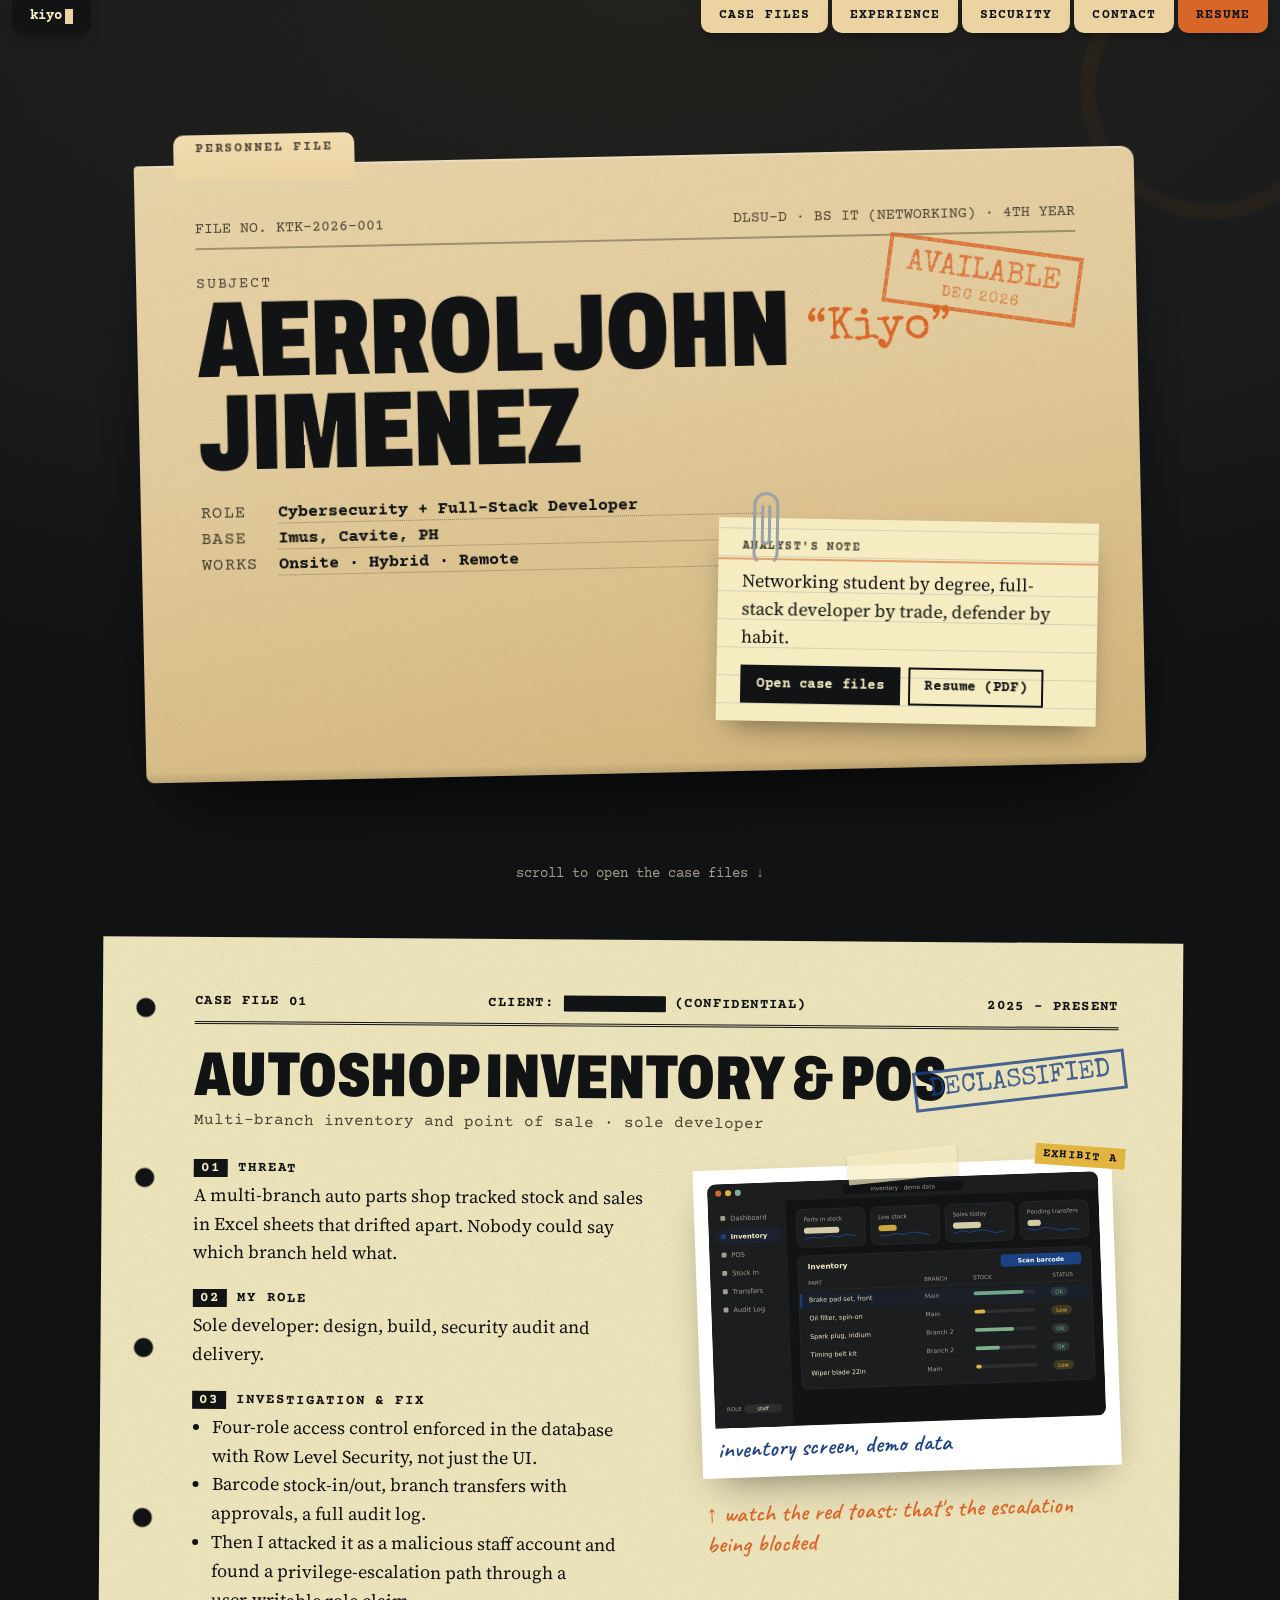
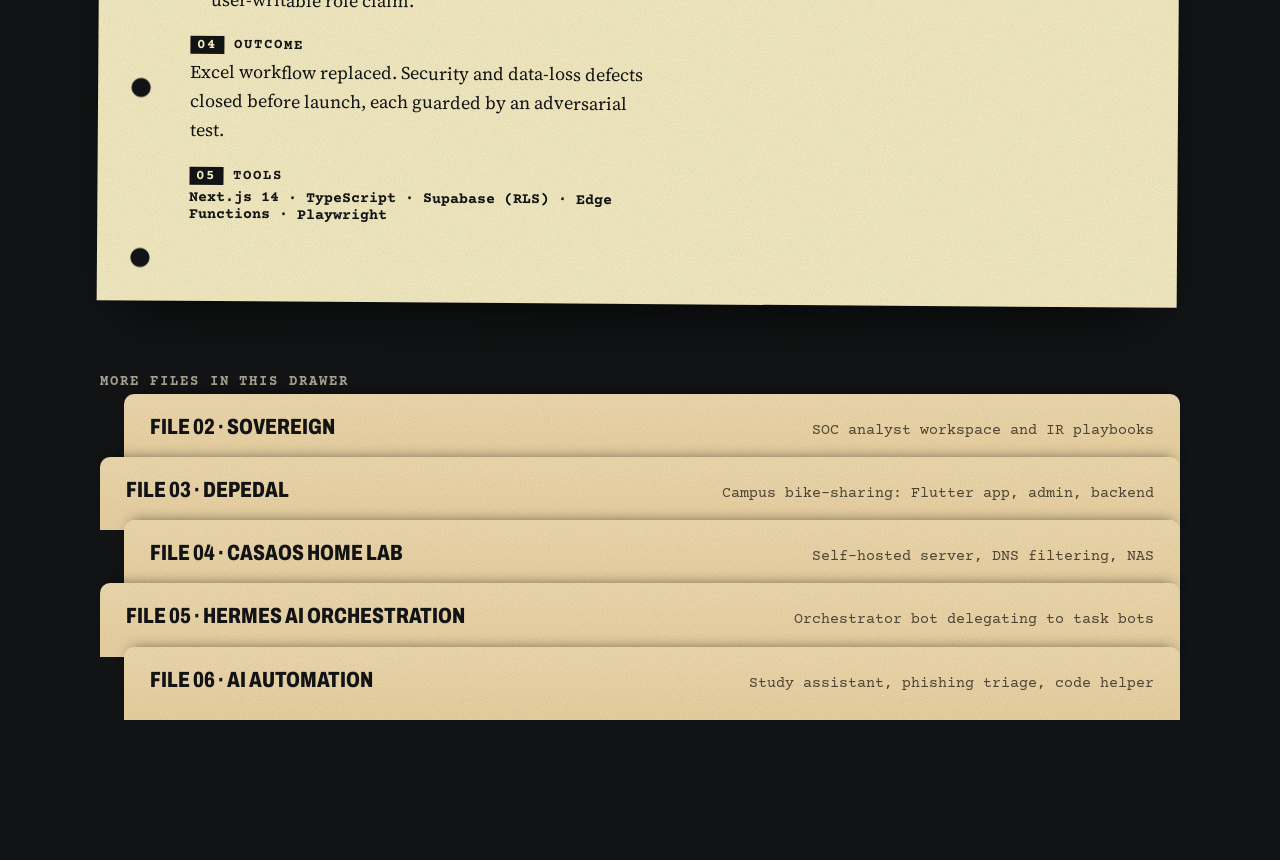
<file: 04-dossier/index.html>
<!doctype html>
<html lang="en">
<head>
<meta charset="utf-8">
<meta name="viewport" content="width=device-width, initial-scale=1">
<title>Case File Dossier</title>
<link rel="preconnect" href="https://fonts.googleapis.com">
<link href="https://fonts.googleapis.com/css2?family=Archivo:wdth,wght@62..125,400..900&family=Courier+Prime:wght@400;700&family=Special+Elite&family=Source+Serif+4:opsz,wght@8..60,400;8..60,600&family=Caveat:wght@600&display=swap" rel="stylesheet">
<style>
:root{
  /* Sanzo Wada combos #190 (Ivory Buff, English Red, Black) + #126 (Deep Lyons Blue, Yellow Ocher) */
  --desk:#111314; --desk2:#1b1d1e; --manila:#ebd3a2; --manila-d:#d9bb7f; --paper:#f5ecc2; --ink:#111314; --ink2:#4b4334;
  --red:#d96629; --blue:#1c4286; --ocher:#e2b540; --tape:rgba(245,236,194,.7);
  --noise:url("data:image/svg+xml,%3Csvg xmlns='http://www.w3.org/2000/svg' width='220' height='220'%3E%3Cfilter id='n'%3E%3CfeTurbulence type='fractalNoise' baseFrequency='.85' numOctaves='3' stitchTiles='stitch'/%3E%3CfeColorMatrix values='0 0 0 0 0 0 0 0 0 0 0 0 0 0 0 0 0 0 .09 0'/%3E%3C/filter%3E%3Crect width='100%25' height='100%25' filter='url(%23n)'/%3E%3C/svg%3E");
}
*{box-sizing:border-box}html{scroll-behavior:smooth;background:#111314}
body{margin:0;color:var(--paper);font:18px/1.6 "Source Serif 4",Georgia,serif;-webkit-font-smoothing:antialiased;
  background:var(--noise),radial-gradient(120% 80% at 50% 0%,#24221e 0%,var(--desk2) 55%,var(--desk) 100%);background-attachment:fixed}
a{color:inherit}
.typed{font-family:"Courier Prime",monospace}
/* top: folder-divider tabs */
.tabs{position:fixed;inset:0 0 auto;z-index:20;display:flex;justify-content:center;gap:4px;padding:0 12px;pointer-events:none}
.tabs a{pointer-events:auto;font:700 13px "Courier Prime",monospace;letter-spacing:.08em;text-transform:uppercase;text-decoration:none;color:var(--ink);
  background:var(--manila);padding:12px 18px 9px;border-radius:0 0 10px 10px;box-shadow:0 6px 14px -6px rgba(0,0,0,.6);transform:translateY(-4px);transition:transform .2s}
.tabs a:hover{transform:translateY(0)}
.tabs a.res{background:var(--red);color:var(--ink)}
.tabs .logo{margin-right:auto;background:var(--ink);color:var(--paper);display:flex;gap:3px;align-items:center;font-size:14px;letter-spacing:0;text-transform:none}
.tabs .logo i{width:8px;height:15px;background:var(--manila);animation:bl 1.1s steps(1) infinite}
@keyframes bl{50%{opacity:0}}

/* hero folder */
.desk{min-height:100vh;display:grid;place-items:center;padding:90px 20px 60px;position:relative;overflow:hidden}
.folder{position:relative;width:min(1000px,100%);aspect-ratio:1.62;background:var(--noise),linear-gradient(170deg,#f1dcb0,var(--manila) 40%,var(--manila-d));
  border-radius:4px 14px 8px 8px;color:var(--ink);padding:56px 60px 48px;box-shadow:0 40px 80px -30px rgba(0,0,0,.8),0 2px 0 rgba(255,255,255,.25) inset;
  transform:rotate(-1.2deg);animation:slide .9s cubic-bezier(.2,.8,.2,1) both}
.folder::before{content:"PERSONNEL FILE";position:absolute;top:-30px;left:40px;height:32px;padding:7px 22px;background:linear-gradient(#f1dcb0,var(--manila));border-radius:10px 10px 0 0;
  font:700 13px "Courier Prime",monospace;letter-spacing:.14em;color:var(--ink2)}
.folder::after{content:"";position:absolute;inset:auto 0 0 0;height:10px;background:linear-gradient(transparent,rgba(0,0,0,.12));border-radius:0 0 8px 8px}
@keyframes slide{from{transform:translateY(70px) rotate(2deg);opacity:0}to{transform:rotate(-1.2deg);opacity:1}}
.fileno{display:flex;justify-content:space-between;font:400 15px "Courier Prime",monospace;color:var(--ink2);border-bottom:2px solid rgba(30,27,22,.35);padding-bottom:10px}
.subject{font:400 15px "Courier Prime",monospace;color:var(--ink2);margin:26px 0 2px;letter-spacing:.12em}
h1{font-family:Archivo;font-variation-settings:"wdth" 68;font-weight:900;font-size:clamp(44px,8.6vw,108px);line-height:.86;letter-spacing:-.01em;margin:0;text-transform:uppercase}
h1 .nick{font-family:"Special Elite";font-size:.42em;text-transform:none;letter-spacing:0;vertical-align:.55em;color:var(--red);font-weight:400;margin:0 .1em}
.fields{display:grid;grid-template-columns:auto 1fr;gap:6px 20px;margin-top:24px;font:400 17px "Courier Prime",monospace;max-width:560px}
.fields dt{color:var(--ink2);letter-spacing:.08em}
.fields dd{margin:0;font-weight:700;border-bottom:1px dotted rgba(30,27,22,.4)}
.stamp{position:absolute;right:56px;top:96px;font:400 30px "Special Elite";color:var(--red);border:4px solid var(--red);padding:8px 16px 4px;transform:rotate(9deg);opacity:.86;
  mask-image:var(--noise),linear-gradient(#000,#000);-webkit-mask-image:url("data:image/svg+xml,%3Csvg xmlns='http://www.w3.org/2000/svg' width='160' height='160'%3E%3Cfilter id='g'%3E%3CfeTurbulence baseFrequency='.9' numOctaves='2'/%3E%3CfeColorMatrix values='0 0 0 0 0 0 0 0 0 0 0 0 0 0 0 0 0 0 -2.4 1.7'/%3E%3C/filter%3E%3Crect width='100%25' height='100%25' filter='url(%23g)'/%3E%3C/svg%3E");
  animation:thunk .5s .7s cubic-bezier(.3,1.6,.5,1) both;text-align:center;line-height:1.1}
.stamp small{display:block;font-size:15px;letter-spacing:.1em}
@keyframes thunk{from{transform:rotate(9deg) scale(1.8);opacity:0}to{transform:rotate(9deg) scale(1);opacity:.86}}
.card{position:absolute;right:46px;bottom:44px;width:min(380px,44%);background:var(--paper);padding:22px 24px 18px;transform:rotate(2.2deg);box-shadow:0 14px 30px -14px rgba(0,0,0,.55);
  background-image:repeating-linear-gradient(transparent 0 27px,rgba(28,66,134,.16) 27px 28px);background-position:0 46px}
.card::before{content:"";position:absolute;left:0;right:0;top:40px;height:2px;background:rgba(217,102,41,.55)}
.clip{position:absolute;top:-26px;left:34px;width:26px;height:74px;border:3px solid #9aa0a8;border-radius:13px;border-bottom-color:transparent}
.clip::after{content:"";position:absolute;inset:8px 5px 18px 5px;border:3px solid #9aa0a8;border-radius:9px;border-top-color:transparent}
.card .lbl{font:700 12px "Courier Prime",monospace;letter-spacing:.12em;color:var(--ink2)}
.card p{margin:14px 0 14px;color:var(--ink);font-size:18px;line-height:28px}
.card .acts{display:flex;gap:8px;flex-wrap:wrap}
.btn{font:700 14px "Courier Prime",monospace;letter-spacing:.04em;text-decoration:none;padding:9px 14px;border:2px solid var(--ink);color:var(--ink);background:transparent}
.btn.p{background:var(--ink);color:var(--paper)}
.btn:hover{background:var(--red);border-color:var(--red);color:var(--ink)}
.coffee{position:absolute;right:-60px;top:-40px;width:260px;height:260px;border-radius:50%;border:16px solid rgba(80,50,25,.22);filter:blur(1px);pointer-events:none}
.hint{position:absolute;bottom:18px;left:50%;transform:translateX(-50%);font:400 14px "Courier Prime",monospace;color:#a59d8e}

/* case file */
.cases{max-width:1120px;margin:0 auto;padding:40px 20px 140px}
.sheet{position:relative;background:var(--noise),var(--paper);color:var(--ink);padding:56px 64px 56px 92px;box-shadow:0 30px 60px -30px rgba(0,0,0,.8);transform:rotate(.4deg)}
.sheet::before{content:"";position:absolute;left:32px;top:0;bottom:0;width:22px;background:radial-gradient(circle at 11px 11px,var(--desk) 9px,transparent 10px) 0 60px/22px 170px repeat-y}
.sheet .head{display:flex;flex-wrap:wrap;justify-content:space-between;gap:8px;font:700 14px "Courier Prime",monospace;letter-spacing:.1em;border-bottom:3px double var(--ink);padding-bottom:12px}
.sheet h2{font-family:Archivo;font-variation-settings:"wdth" 72;font-weight:900;font-size:clamp(36px,5vw,62px);line-height:.95;text-transform:uppercase;margin:22px 0 6px}
.sheet .sub{font:400 16px "Courier Prime",monospace;color:var(--ink2)}
.declass{position:absolute;right:56px;top:118px;font:400 26px "Special Elite";color:var(--blue);border:3px solid var(--blue);padding:4px 12px;transform:rotate(-7deg);opacity:.8}
.grid{display:grid;grid-template-columns:1.1fr 1fr;gap:44px;margin-top:30px}
.step{margin-bottom:22px}
.step h3{font:700 14px "Courier Prime",monospace;letter-spacing:.14em;margin:0 0 4px;display:flex;gap:10px;align-items:center}
.step h3 span{background:var(--ink);color:var(--paper);padding:1px 7px}
.step p{margin:0;max-width:56ch}
.step ul{margin:4px 0 0;padding-left:20px}
.red{position:relative;white-space:nowrap;cursor:pointer}
.red::after{content:"";position:absolute;inset:-1px -3px;background:var(--ink);transform-origin:right;transition:transform .7s cubic-bezier(.7,0,.2,1)}
.red.open::after{transform:scaleX(0)}
.redact{background:var(--ink);color:transparent;user-select:none;padding:0 4px;border-radius:1px}
.stack{font:700 15px "Courier Prime",monospace}
.evidence{position:relative;background:#fff;padding:14px 14px 50px;transform:rotate(-2.4deg);box-shadow:0 18px 40px -18px rgba(0,0,0,.5)}
.evidence .cap{position:absolute;bottom:14px;left:16px;font:600 24px Caveat,cursive;color:var(--blue)}
.tape{position:absolute;width:110px;height:30px;background:var(--tape);top:-14px;left:50%;transform:translateX(-50%) rotate(-4deg);box-shadow:0 1px 3px rgba(0,0,0,.15)}
.exhibit{position:absolute;top:-12px;right:-14px;background:var(--ocher);color:var(--ink);font:700 12px "Courier Prime",monospace;padding:4px 8px;transform:rotate(6deg);letter-spacing:.1em}
.note{font:600 24px Caveat,cursive;color:var(--red);margin:22px 0 0 10px;transform:rotate(-2deg)}
.drawer{margin-top:70px}
.drawer .t{font:700 14px "Courier Prime",monospace;letter-spacing:.14em;color:#a59d8e;margin-bottom:14px}
.drawer a{display:flex;justify-content:space-between;gap:20px;align-items:baseline;text-decoration:none;color:var(--ink);background:var(--noise),linear-gradient(#f1dcb0,var(--manila));
  margin-top:-10px;padding:16px 26px 22px;border-radius:10px 10px 0 0;box-shadow:0 -6px 14px -8px rgba(0,0,0,.6);transition:transform .25s}
.drawer a:nth-child(odd){margin-left:24px}
.drawer a:hover{transform:translateY(-10px)}
.drawer a b{font-family:Archivo;font-variation-settings:"wdth" 75;font-weight:800;font-size:22px;text-transform:uppercase}
.drawer a span{font:400 15px "Courier Prime",monospace;color:var(--ink2);text-align:right}
@media (max-width:820px){
  .tabs a:not(.res):not(.ct):not(.logo){display:none}
  .tabs{gap:6px}.tabs a{padding:10px 12px 8px}
  .desk{padding:72px 12px 40px;place-items:start}
  .folder{aspect-ratio:auto;padding:36px 22px 26px;transform:rotate(-.6deg)}
  @keyframes slide{from{transform:translateY(40px);opacity:0}to{transform:rotate(-.6deg);opacity:1}}
  .fileno{flex-direction:column;font-size:13px}
  .stamp{position:relative;right:auto;top:auto;display:inline-block;margin:18px 0 6px;font-size:22px}
  .fields{grid-template-columns:1fr;gap:0;font-size:16px}.fields dd{margin-bottom:8px}
  .card{position:relative;right:auto;bottom:auto;width:auto;margin-top:34px;transform:rotate(1deg)}
  .hint,.coffee{display:none}
  .sheet{padding:40px 20px 36px 46px;transform:none}
  .sheet::before{left:12px}
  .declass{position:relative;right:auto;top:auto;display:inline-block;margin-bottom:10px;font-size:20px}
  .grid{grid-template-columns:1fr;gap:30px}
  .drawer a{flex-direction:column;gap:2px}.drawer a span{text-align:left}.drawer a:nth-child(odd){margin-left:10px}
}
@media (prefers-reduced-motion: reduce){*{animation:none!important;transition:none!important}html{scroll-behavior:auto}.red::after{transform:scaleX(0)}}
</style>
</head>
<body>
<nav class="tabs" aria-label="Main">
  <a class="logo" href="#">kiyo<i></i></a>
  <a href="#cases">Case files</a><a href="#">Experience</a><a href="#">Security</a><a class="ct" href="mailto:Jimenezaerroljj@gmail.com">Contact</a><a class="res" href="#">Resume</a>
</nav>

<header class="desk">
  <div class="coffee" aria-hidden="true"></div>
  <div class="folder">
    <div class="fileno"><span>FILE NO. KTK-2026-001</span><span>DLSU-D · BS IT (NETWORKING) · 4TH YEAR</span></div>
    <div class="subject">SUBJECT</div>
    <h1>Aerrol John <span class="nick">“Kiyo”</span><br>Jimenez</h1>
    <dl class="fields">
      <dt>ROLE</dt><dd>Cybersecurity + Full-Stack Developer</dd>
      <dt>BASE</dt><dd>Imus, Cavite, PH</dd>
      <dt>WORKS</dt><dd>Onsite · Hybrid · Remote</dd>
    </dl>
    <div class="stamp">AVAILABLE<small>DEC 2026</small></div>
    <div class="card">
      <span class="clip" aria-hidden="true"></span>
      <div class="lbl">ANALYST'S NOTE</div>
      <p>Networking student by degree, full-stack developer by trade, defender by habit.</p>
      <div class="acts"><a class="btn p" href="#cases">Open case files</a><a class="btn" href="#">Resume (PDF)</a></div>
    </div>
  </div>
  <div class="hint">scroll to open the case files ↓</div>
</header>

<main class="cases" id="cases">
  <article class="sheet">
    <div class="head"><span>CASE FILE 01</span><span>CLIENT: <span class="redact" aria-label="redacted">XXXXXXXXXX</span> (CONFIDENTIAL)</span><span>2025 – PRESENT</span></div>
    <div class="declass">DECLASSIFIED</div>
    <h2>AutoShop Inventory &amp; POS</h2>
    <div class="sub">Multi-branch inventory and point of sale · sole developer</div>
    <div class="grid">
      <div>
        <div class="step"><h3><span>01</span> THREAT</h3><p>A multi-branch auto parts shop tracked stock and sales in Excel sheets that drifted apart. Nobody could say which branch held what.</p></div>
        <div class="step"><h3><span>02</span> MY ROLE</h3><p>Sole developer: design, build, security audit and delivery.</p></div>
        <div class="step"><h3><span>03</span> INVESTIGATION &amp; FIX</h3>
          <ul><li>Four-role access control enforced in the database with Row Level Security, not just the UI.</li>
          <li>Barcode stock-in/out, branch transfers with approvals, a full audit log.</li>
          <li>Then I attacked it as a malicious staff account and found a <span class="red">privilege-escalation path</span> through a <span class="red">user-writable role claim</span>.</li></ul></div>
        <div class="step"><h3><span>04</span> OUTCOME</h3><p>Excel workflow replaced. Security and data-loss defects closed before launch, each guarded by an adversarial test.</p></div>
        <div class="step"><h3><span>05</span> TOOLS</h3><p class="stack">Next.js 14 · TypeScript · Supabase (RLS) · Edge Functions · Playwright</p></div>
      </div>
      <div>
        <figure class="evidence" style="margin:0">
          <span class="tape" aria-hidden="true"></span><span class="exhibit">EXHIBIT A</span>
          <div id="mock"></div>
          <figcaption class="cap">inventory screen, demo data</figcaption>
        </figure>
        <p class="note">↑ watch the red toast: that's the escalation being blocked</p>
      </div>
    </div>
  </article>

  <section class="drawer" aria-label="More case files">
    <div class="t">MORE FILES IN THIS DRAWER</div>
    <div id="drawer"></div>
  </section>
</main>
<script src="../shared/mock.js"></script>
<script>
document.getElementById("mock").innerHTML = MockUI.autoshop({bg:"#111314",panel:"#1b1d1e",line:"#2c2e30",acc:"#1c4286",ok:"#7fb08a",warn:"#e2b540",bad:"#d96629",fg:"#f5ecc2",muted:"#a59d8e"});
document.getElementById("drawer").innerHTML = KIYO.projects.slice(1).map((p,i)=>`<a href="#"><b>File 0${i+2} · ${p[0]}</b><span>${p[1]}</span></a>`).join("");
// Declassify redaction bars when they scroll into view
const io = new IntersectionObserver(es=>es.forEach(e=>{ if(e.isIntersecting){ setTimeout(()=>e.target.classList.add("open"), 250); io.unobserve(e.target);} }),{threshold:.5});
document.querySelectorAll(".red").forEach(el=>{ io.observe(el); el.addEventListener("click",()=>el.classList.add("open")); });
</script>
</body>
</html>
</file>
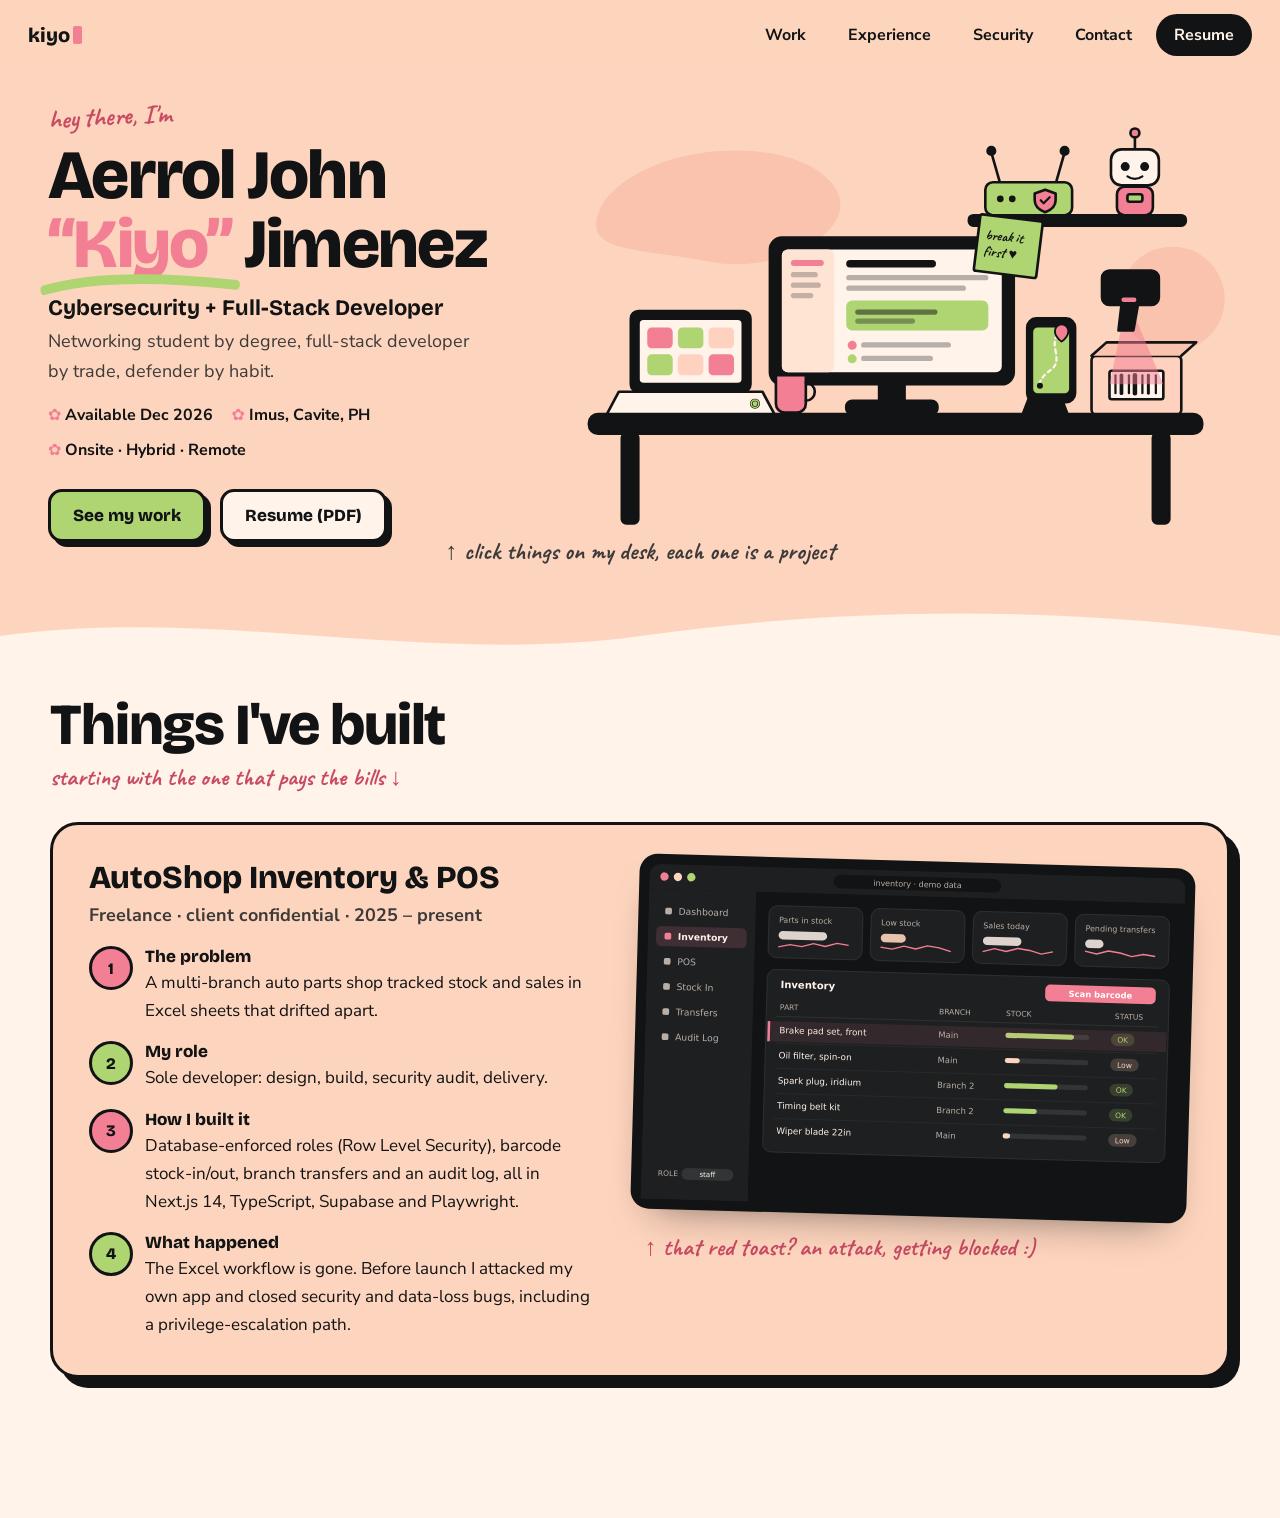
<file: 05-illustrated-desk/index.html>
<!doctype html>
<html lang="en">
<head>
<meta charset="utf-8">
<meta name="viewport" content="width=device-width, initial-scale=1">
<title>Kiyo's Desk</title>
<link rel="preconnect" href="https://fonts.googleapis.com">
<link href="https://fonts.googleapis.com/css2?family=Bricolage+Grotesque:opsz,wght@12..96,500..800&family=Nunito+Sans:opsz,wght@6..12,400;6..12,600;6..12,700&family=Caveat:wght@600;700&display=swap" rel="stylesheet">
<style>
/* Sanzo Wada combo #276: Eosine Pink, Seashell Pink, Yellow Green, Black */
:root{--pink:#f37f94;--shell:#fdd4bd;--paper:#fff3ea;--lime:#afd472;--ink:#111314;--ink2:#3d3a3a;--pink-d:#c84a63}
*{box-sizing:border-box}html{background:var(--shell);scroll-behavior:smooth}
body{margin:0;color:var(--ink);font:18px/1.65 "Nunito Sans",system-ui,sans-serif;background:var(--shell);-webkit-font-smoothing:antialiased}
a{color:inherit}
header{position:sticky;top:0;z-index:20;display:flex;align-items:center;gap:6px;padding:14px 28px;background:color-mix(in srgb,var(--shell) 85%,transparent);backdrop-filter:blur(8px)}
.logo{font:800 20px "Bricolage Grotesque";text-decoration:none;margin-right:auto;display:flex;align-items:center;gap:3px}
.logo i{width:9px;height:18px;background:var(--pink);border-radius:2px;animation:bl 1.1s steps(1) infinite}@keyframes bl{50%{opacity:0}}
.pill{font:700 16px "Nunito Sans";text-decoration:none;padding:8px 16px;border-radius:99px;border:2.5px solid transparent;transition:transform .2s cubic-bezier(.3,1.6,.5,1)}
.pill:hover{transform:translateY(-2px) rotate(-2deg);border-color:var(--ink)}
.pill.res{background:var(--ink);color:var(--paper)}
.hero{max-width:1240px;margin:0 auto;padding:30px 28px 0;display:grid;grid-template-columns:minmax(0,5fr) minmax(0,7fr);gap:30px;align-items:center}
.hi{font:700 26px Caveat,cursive;color:var(--pink-d);transform:rotate(-3deg);display:inline-block}
h1{font:800 clamp(42px,5.4vw,74px)/1 "Bricolage Grotesque";letter-spacing:-.025em;margin:6px 0 16px}
h1 .nk{color:var(--pink);position:relative;white-space:nowrap}
h1 .nk svg{position:absolute;left:-4%;bottom:-.18em;width:108%;height:.4em;overflow:visible}
.role{font:700 22px "Bricolage Grotesque";margin:0}
.line{color:var(--ink2);margin:6px 0 0;max-width:40ch}
.tags{display:flex;flex-wrap:wrap;gap:8px 18px;margin-top:16px;font-weight:700;font-size:16px}
.tags span::before{content:"✿ ";color:var(--pink)}
.btns{display:flex;gap:14px;margin-top:26px;flex-wrap:wrap}
.b{font:800 17px "Bricolage Grotesque";text-decoration:none;padding:13px 22px;border-radius:14px;border:3px solid var(--ink);background:var(--paper);box-shadow:5px 5px 0 var(--ink);transition:transform .15s,box-shadow .15s}
.b:hover{transform:translate(-2px,-2px);box-shadow:7px 7px 0 var(--ink)}
.b:active{transform:translate(4px,4px);box-shadow:1px 1px 0 var(--ink)}
.b.p{background:var(--lime)}
.scene{position:relative}
.scene svg{width:100%;height:auto;display:block;overflow:visible}
.hot{cursor:pointer;transform-box:fill-box;transform-origin:50% 100%;transition:transform .35s cubic-bezier(.3,1.7,.5,1);outline:none}
.hot:hover,.hot:focus-visible,.hot.on{transform:translateY(-6px) rotate(-2deg) scale(1.04)}
.hot:focus-visible .ol{stroke:var(--pink-d);stroke-width:5}
.ping{transform-box:fill-box;transform-origin:center;animation:ping 2.2s ease-out infinite}
@keyframes ping{0%{transform:scale(.6);opacity:.9}100%{transform:scale(2.4);opacity:0}}
.led{animation:led 1.6s steps(1) infinite}@keyframes led{50%{opacity:.2}}
.beam{animation:beam 2.6s ease-in-out infinite;transform-box:fill-box;transform-origin:top center}
@keyframes beam{0%,100%{transform:scaleX(.7);opacity:.35}50%{transform:scaleX(1.08);opacity:.85}}
.steam{animation:steam 3s ease-in-out infinite;opacity:.0}
.steam:nth-child(2){animation-delay:1s}
@keyframes steam{0%{transform:translateY(8px);opacity:0}40%{opacity:.8}100%{transform:translateY(-18px);opacity:0}}
.blinkeye{animation:blink 4s infinite;transform-box:fill-box;transform-origin:center}
@keyframes blink{0%,94%,100%{transform:scaleY(1)}96%{transform:scaleY(.1)}}
.bubble{position:absolute;z-index:5;width:290px;background:var(--paper);border:3px solid var(--ink);border-radius:18px;padding:16px 18px;box-shadow:6px 6px 0 var(--ink);transform:translate(-50%,calc(-100% - 18px)) scale(.9);opacity:0;pointer-events:none;transition:opacity .15s,transform .3s cubic-bezier(.3,1.6,.5,1)}
.bubble.show{opacity:1;transform:translate(-50%,calc(-100% - 18px)) scale(1);pointer-events:auto}
.bubble::after{content:"";position:absolute;left:50%;bottom:-14px;width:22px;height:22px;background:var(--paper);border-right:3px solid var(--ink);border-bottom:3px solid var(--ink);transform:translateX(-50%) rotate(45deg)}
.bubble b{font:800 19px "Bricolage Grotesque";display:block}
.bubble p{margin:4px 0 8px;font-size:16px;line-height:1.5}
.bubble small{font-weight:700;color:var(--pink-d);font-size:14px}
.bubble a{font-weight:800}
.hint{font:700 24px Caveat,cursive;color:var(--ink2);text-align:center;margin:-6px 0 0}
.hint .tp{display:none}@media (hover:none){.hint .hv{display:none}.hint .tp{display:inline}}
.wave{display:block;width:100%;height:60px;margin-top:40px}
.work{background:var(--paper);padding:30px 28px 140px}
.work .in{max-width:1180px;margin:0 auto}
.work h2{font:800 clamp(36px,4.6vw,58px)/1 "Bricolage Grotesque";letter-spacing:-.02em;margin:0 0 8px}
.work .sub{font:700 24px Caveat,cursive;color:var(--pink-d);margin:0 0 30px}
.case{display:grid;grid-template-columns:1fr 1.1fr;gap:40px;background:var(--shell);border:3px solid var(--ink);border-radius:28px;padding:36px;box-shadow:10px 10px 0 var(--ink)}
.case h3{font:800 32px/1.05 "Bricolage Grotesque";margin:0}
.case .who{font-weight:700;color:var(--ink2);margin:6px 0 10px}
.st{display:grid;grid-template-columns:44px 1fr;gap:12px;margin-top:16px;align-items:start}
.st i{width:44px;height:44px;border-radius:50%;border:3px solid var(--ink);display:grid;place-items:center;font:800 16px "Bricolage Grotesque";font-style:normal;background:var(--lime)}
.st:nth-child(odd) i{background:var(--pink)}
.st h4{margin:0;font:800 17px "Bricolage Grotesque"}
.st p{margin:2px 0 0;font-size:17px}
.sticker{background:var(--ink);border-radius:18px;padding:10px;transform:rotate(1.6deg);box-shadow:0 20px 40px -24px rgba(17,19,20,.6);transition:transform .4s cubic-bezier(.3,1.6,.5,1)}
.sticker:hover{transform:rotate(-.6deg) scale(1.02)}
.doodle{font:700 24px Caveat,cursive;color:var(--pink-d);margin:16px 0 0 10px}
@media (max-width:900px){
  header{padding:10px 16px}
  header .pill:not(.res):not(.ct){display:none}
  .hero{grid-template-columns:1fr;padding:16px 16px 0;gap:10px}
  .bubble{width:250px}
  .scene{margin:10px -16px 0}
  .hint{font-size:20px;padding:0 16px}
  .work{padding:20px 16px 90px}
  .case{grid-template-columns:1fr;padding:22px;gap:26px;box-shadow:6px 6px 0 var(--ink)}
}
@media (prefers-reduced-motion: reduce){*{animation:none!important;transition:none!important}.steam{opacity:.6}}
</style>
</head>
<body>
<header>
  <a class="logo" href="#">kiyo<i></i></a>
  <a class="pill" href="#work">Work</a><a class="pill" href="#">Experience</a><a class="pill" href="#">Security</a><a class="pill ct" href="mailto:Jimenezaerroljj@gmail.com">Contact</a><a class="pill res" href="#">Resume</a>
</header>
<section class="hero">
  <div>
    <span class="hi">hey there, I'm</span>
    <h1>Aerrol John <span class="nk">“Kiyo”<svg viewBox="0 0 200 20" preserveAspectRatio="none" aria-hidden="true"><path d="M3 14 C 50 4, 120 4, 197 10" fill="none" stroke="#afd472" stroke-width="7" stroke-linecap="round"/></svg></span> Jimenez</h1>
    <p class="role">Cybersecurity + Full-Stack Developer</p>
    <p class="line">Networking student by degree, full-stack developer by trade, defender by habit.</p>
    <div class="tags"><span>Available Dec 2026</span><span>Imus, Cavite, PH</span><span>Onsite · Hybrid · Remote</span></div>
    <div class="btns"><a class="b p" href="#work">See my work</a><a class="b" href="#">Resume (PDF)</a></div>
  </div>
  <div class="scene" id="scene">
    <svg viewBox="0 0 900 560" role="group" aria-label="My desk. Each object is a project; click one to learn more.">
      <g stroke="#111314" stroke-width="3.5" stroke-linejoin="round" stroke-linecap="round">
        <!-- wall blobs -->
        <path d="M60 120 C 120 40, 300 30, 360 90 C 420 150, 300 220, 200 200 C 100 180, 20 190, 60 120 Z" fill="#f9c3ad" stroke="none"/>
        <circle cx="820" cy="250" r="70" fill="#f9c3ad" stroke="none"/>
        <!-- shelf -->
        <rect x="548" y="138" width="290" height="14" rx="6" fill="#111314"/>
        <!-- ROUTER / ADGUARD -->
        <g class="hot" data-k="adguard" tabindex="0" role="button" aria-label="Router: AdGuard DNS filtering">
          <line x1="590" y1="96" x2="578" y2="54"/><line x1="664" y1="96" x2="676" y2="54"/>
          <circle cx="578" cy="52" r="5" fill="#111314"/><circle cx="676" cy="52" r="5" fill="#111314"/>
          <rect class="ol" x="570" y="94" width="116" height="44" rx="10" fill="#afd472"/>
          <circle class="led" cx="590" cy="116" r="4.5" fill="#111314" stroke="none"/><circle class="led" cx="606" cy="116" r="4.5" fill="#111314" stroke="none" style="animation-delay:.4s"/>
          <path d="M650 104 l14 5 v9 c0 8 -6 13 -14 16 c-8 -3 -14 -8 -14 -16 v-9 Z" fill="#f37f94"/>
          <path d="M644 118 l4 4 l8 -8" fill="none" stroke-width="3"/>
        </g>
        <!-- ROBOT / HERMES -->
        <g class="hot" data-k="hermes" tabindex="0" role="button" aria-label="Robot: Hermes AI orchestration">
          <line x1="770" y1="50" x2="770" y2="32"/><circle cx="770" cy="28" r="6" fill="#f37f94"/>
          <rect class="ol" x="738" y="50" width="64" height="48" rx="14" fill="#fff3ea"/>
          <g class="blinkeye"><circle cx="757" cy="73" r="6" fill="#111314" stroke="none"/><circle cx="783" cy="73" r="6" fill="#111314" stroke="none"/></g>
          <path d="M760 86 q10 7 20 0" fill="none" stroke-width="3"/>
          <rect x="746" y="100" width="48" height="38" rx="10" fill="#f37f94"/>
          <rect x="760" y="110" width="20" height="10" rx="3" fill="#afd472"/>
        </g>
        <!-- desk -->
        <rect x="40" y="404" width="820" height="26" rx="12" fill="#111314"/>
        <rect x="84" y="430" width="22" height="120" rx="6" fill="#111314"/><rect x="794" y="430" width="22" height="120" rx="6" fill="#111314"/>
        <!-- MONITOR / SOVEREIGN -->
        <g class="hot" data-k="sovereign" tabindex="0" role="button" aria-label="Monitor: Sovereign SOC workspace">
          <rect x="428" y="356" width="34" height="34" fill="#111314"/>
          <rect x="384" y="386" width="122" height="18" rx="8" fill="#111314"/>
          <rect class="ol" x="282" y="168" width="326" height="196" rx="16" fill="#111314"/>
          <rect x="298" y="184" width="294" height="164" rx="8" fill="#fff3ea" stroke="none"/>
          <rect x="298" y="184" width="70" height="164" rx="8" fill="#ffe3d3" stroke="none"/>
          <g stroke="none"><rect x="310" y="198" width="44" height="8" rx="4" fill="#f37f94"/><rect x="310" y="214" width="36" height="7" rx="3.5" fill="#111314" opacity=".25"/><rect x="310" y="228" width="40" height="7" rx="3.5" fill="#111314" opacity=".25"/><rect x="310" y="242" width="30" height="7" rx="3.5" fill="#111314" opacity=".25"/>
          <rect x="384" y="198" width="120" height="10" rx="5" fill="#111314"/>
          <rect x="384" y="218" width="190" height="7" rx="3.5" fill="#111314" opacity=".3"/><rect x="384" y="232" width="160" height="7" rx="3.5" fill="#111314" opacity=".3"/>
          <rect x="384" y="252" width="190" height="40" rx="8" fill="#afd472"/><rect x="396" y="264" width="110" height="7" rx="3.5" fill="#111314" opacity=".5"/><rect x="396" y="276" width="80" height="7" rx="3.5" fill="#111314" opacity=".35"/>
          <circle cx="392" cy="312" r="6" fill="#f37f94"/><rect x="404" y="308" width="120" height="7" rx="3.5" fill="#111314" opacity=".3"/>
          <circle cx="392" cy="330" r="6" fill="#afd472"/><rect x="404" y="326" width="96" height="7" rx="3.5" fill="#111314" opacity=".3"/></g>
        </g>
        <!-- sticky note -->
        <g transform="rotate(7 590 168)">
          <rect x="560" y="140" width="84" height="76" rx="3" fill="#afd472"/>
          <text x="570" y="172" font-family="Caveat" font-weight="700" font-size="19" fill="#111314" stroke="none">break it</text>
          <text x="570" y="194" font-family="Caveat" font-weight="700" font-size="19" fill="#111314" stroke="none">first ♥</text>
        </g>
        <!-- LAPTOP / CASAOS -->
        <g class="hot" data-k="casaos" tabindex="0" role="button" aria-label="Old laptop: CasaOS home server">
          <rect class="ol" x="96" y="266" width="160" height="108" rx="10" fill="#111314"/>
          <rect x="108" y="278" width="136" height="84" rx="5" fill="#fff3ea" stroke="none"/>
          <g stroke="none"><rect x="118" y="288" width="34" height="28" rx="6" fill="#f37f94"/><rect x="159" y="288" width="34" height="28" rx="6" fill="#afd472"/><rect x="200" y="288" width="34" height="28" rx="6" fill="#ffd2c0"/>
          <rect x="118" y="324" width="34" height="28" rx="6" fill="#afd472"/><rect x="159" y="324" width="34" height="28" rx="6" fill="#ffd2c0"/><rect x="200" y="324" width="34" height="28" rx="6" fill="#f37f94"/></g>
          <path d="M80 374 H272 L288 404 H64 Z" fill="#fff3ea"/>
          <circle class="led" cx="262" cy="390" r="5" fill="#afd472"/>
          <circle class="ping" cx="262" cy="390" r="5" fill="none" stroke="#afd472" stroke-width="2"/>
        </g>
        <!-- MUG -->
        <g>
          <path class="steam" d="M302 330 q-8 -12 0 -24 q8 -12 0 -24" fill="none" stroke="#111314" stroke-width="3" opacity=".6"/>
          <path class="steam" d="M318 330 q-8 -12 0 -24 q8 -12 0 -24" fill="none" stroke="#111314" stroke-width="3" opacity=".6"/>
          <path d="M290 352 h40 v38 a12 12 0 0 1 -12 12 h-16 a12 12 0 0 1 -12 -12 Z" fill="#f37f94"/>
          <path d="M330 362 a12 12 0 0 1 0 24" fill="none"/>
        </g>
        <!-- PHONE / DEPEDAL -->
        <g class="hot" data-k="depedal" tabindex="0" role="button" aria-label="Phone: DePedal bike-sharing app">
          <path d="M620 404 l10 -26 h40 l10 26" fill="#111314"/>
          <rect class="ol" x="626" y="276" width="64" height="112" rx="12" fill="#111314"/>
          <rect x="634" y="288" width="48" height="88" rx="6" fill="#afd472" stroke="none"/>
          <path d="M642 364 C 650 340, 670 350, 664 320 S 676 300, 672 296" fill="none" stroke="#fff3ea" stroke-width="3" stroke-dasharray="5 5"/>
          <path d="M672 284 a9 9 0 0 1 9 9 c0 7 -9 14 -9 14 s-9 -7 -9 -14 a9 9 0 0 1 9 -9 Z" fill="#f37f94" stroke-width="2.5"/>
          <circle cx="643" cy="366" r="4" fill="#111314" stroke="none"/>
        </g>
        <!-- SCANNER + PARTS BOX / AUTOSHOP -->
        <g class="hot" data-k="autoshop" tabindex="0" role="button" aria-label="Barcode scanner: AutoShop inventory and POS">
          <rect class="ol" x="712" y="326" width="120" height="78" rx="6" fill="#ffd2c0"/>
          <path d="M712 326 l20 -18 h120 l-20 18" fill="#f9c3ad"/>
          <rect x="736" y="346" width="72" height="38" rx="3" fill="#fff3ea"/>
          <g stroke="#111314" stroke-width="3"><line x1="744" y1="352" x2="744" y2="376"/><line x1="752" y1="352" x2="752" y2="376" stroke-width="5"/><line x1="762" y1="352" x2="762" y2="376"/><line x1="770" y1="352" x2="770" y2="376" stroke-width="6"/><line x1="780" y1="352" x2="780" y2="376"/><line x1="788" y1="352" x2="788" y2="376" stroke-width="4"/><line x1="798" y1="352" x2="798" y2="376"/></g>
          <polygon class="beam" points="760,250 736,364 808,364" fill="#f37f94" stroke="none" opacity=".5"/>
          <path d="M736 212 h56 a10 10 0 0 1 10 10 v26 a10 10 0 0 1 -10 10 h-18 l-6 34 h-20 l4 -34 h-16 a10 10 0 0 1 -10 -10 v-26 a10 10 0 0 1 10 -10 Z" fill="#111314"/>
          <rect x="752" y="248" width="20" height="6" rx="3" fill="#f37f94" stroke="none"/>
        </g>
      </g>
    </svg>
    <div class="bubble" id="bubble" role="dialog" aria-live="polite"></div>
  </div>
</section>
<p class="hint"><span class="hv">↑ click things on my desk, each one is a project</span><span class="tp">↑ tap things on my desk, each one is a project</span></p>
<svg class="wave" viewBox="0 0 1440 60" preserveAspectRatio="none" aria-hidden="true"><path d="M0 30 C 240 0, 480 60, 720 30 S 1200 0, 1440 30 V60 H0 Z" fill="#fff3ea"/></svg>
<section class="work" id="work">
  <div class="in">
    <h2>Things I've built</h2>
    <p class="sub">starting with the one that pays the bills ↓</p>
    <article class="case">
      <div>
        <h3>AutoShop Inventory &amp; POS</h3>
        <div class="who">Freelance · client confidential · 2025 – present</div>
        <div class="st"><i>1</i><div><h4>The problem</h4><p>A multi-branch auto parts shop tracked stock and sales in Excel sheets that drifted apart.</p></div></div>
        <div class="st"><i>2</i><div><h4>My role</h4><p>Sole developer: design, build, security audit, delivery.</p></div></div>
        <div class="st"><i>3</i><div><h4>How I built it</h4><p>Database-enforced roles (Row Level Security), barcode stock-in/out, branch transfers and an audit log, all in Next.js 14, TypeScript, Supabase and Playwright.</p></div></div>
        <div class="st"><i>4</i><div><h4>What happened</h4><p>The Excel workflow is gone. Before launch I attacked my own app and closed security and data-loss bugs, including a privilege-escalation path.</p></div></div>
      </div>
      <div>
        <div class="sticker" id="mock"></div>
        <p class="doodle">↑ that red toast? an attack, getting blocked :)</p>
      </div>
    </article>
  </div>
</section>
<script src="../shared/mock.js"></script>
<script>
document.getElementById("mock").innerHTML = MockUI.autoshop({bg:"#111314",panel:"#1d1f20",line:"#323536",fg:"#fff3ea",muted:"#b9aea6",acc:"#f37f94",ok:"#afd472",warn:"#fdd4bd",bad:"#f37f94"});
const INFO = {
  autoshop:["AutoShop Inventory & POS","Multi-branch inventory + POS that replaced Excel, with roles enforced in the database.","Next.js · Supabase · Playwright","#work"],
  sovereign:["Sovereign","A SOC analyst workspace: guided investigation playbooks, case notes, evidence tracking, report exports.","Next.js · TypeScript"],
  casaos:["CasaOS Home Lab","An old laptop turned home server: NAS, AdGuard, Hermes and a game server.","Linux · CasaOS · NAS"],
  adguard:["AdGuard DNS filtering","Blocks adult and gambling domains, and only approved devices may use the DNS.","AdGuard · client access controls"],
  hermes:["Hermes AI orchestration","A main orchestrator and an HR bot that hand work to task-specific bots, with Qwen3.8-27B running locally.","Hermes · local LLMs"],
  depedal:["DePedal","Campus bike-sharing capstone. I built the Flutter rider app, React admin dashboard and Supabase backend.","Flutter · React · Supabase"],
};
const scene = document.getElementById("scene"), bub = document.getElementById("bubble");
let cur = null;
function open(g){
  const k = g.dataset.k, d = INFO[k]; document.querySelectorAll(".hot.on").forEach(h=>h.classList.remove("on"));
  if (cur === g){ bub.classList.remove("show"); cur = null; return; }
  cur = g; g.classList.add("on");
  const r = g.getBoundingClientRect(), s = scene.getBoundingClientRect();
  let x = r.left - s.left + r.width/2; x = Math.max(150, Math.min(s.width - 150, x));
  bub.style.left = x + "px"; bub.style.top = (r.top - s.top) + "px";
  bub.innerHTML = `<b>${d[0]}</b><p>${d[1]}</p><small>${d[2]}</small>${d[3] ? `<br><a href="${d[3]}">Read the case study →</a>` : ""}`;
  bub.classList.add("show");
}
document.querySelectorAll(".hot").forEach(g=>{
  g.addEventListener("click", e=>{ e.stopPropagation(); open(g); });
  g.addEventListener("keydown", e=>{ if (e.key==="Enter" || e.key===" "){ e.preventDefault(); open(g); } });
});
document.addEventListener("click", e=>{ if (!bub.contains(e.target)){ bub.classList.remove("show"); document.querySelectorAll(".hot.on").forEach(h=>h.classList.remove("on")); cur = null; } });
</script>
</body>
</html>
</file>
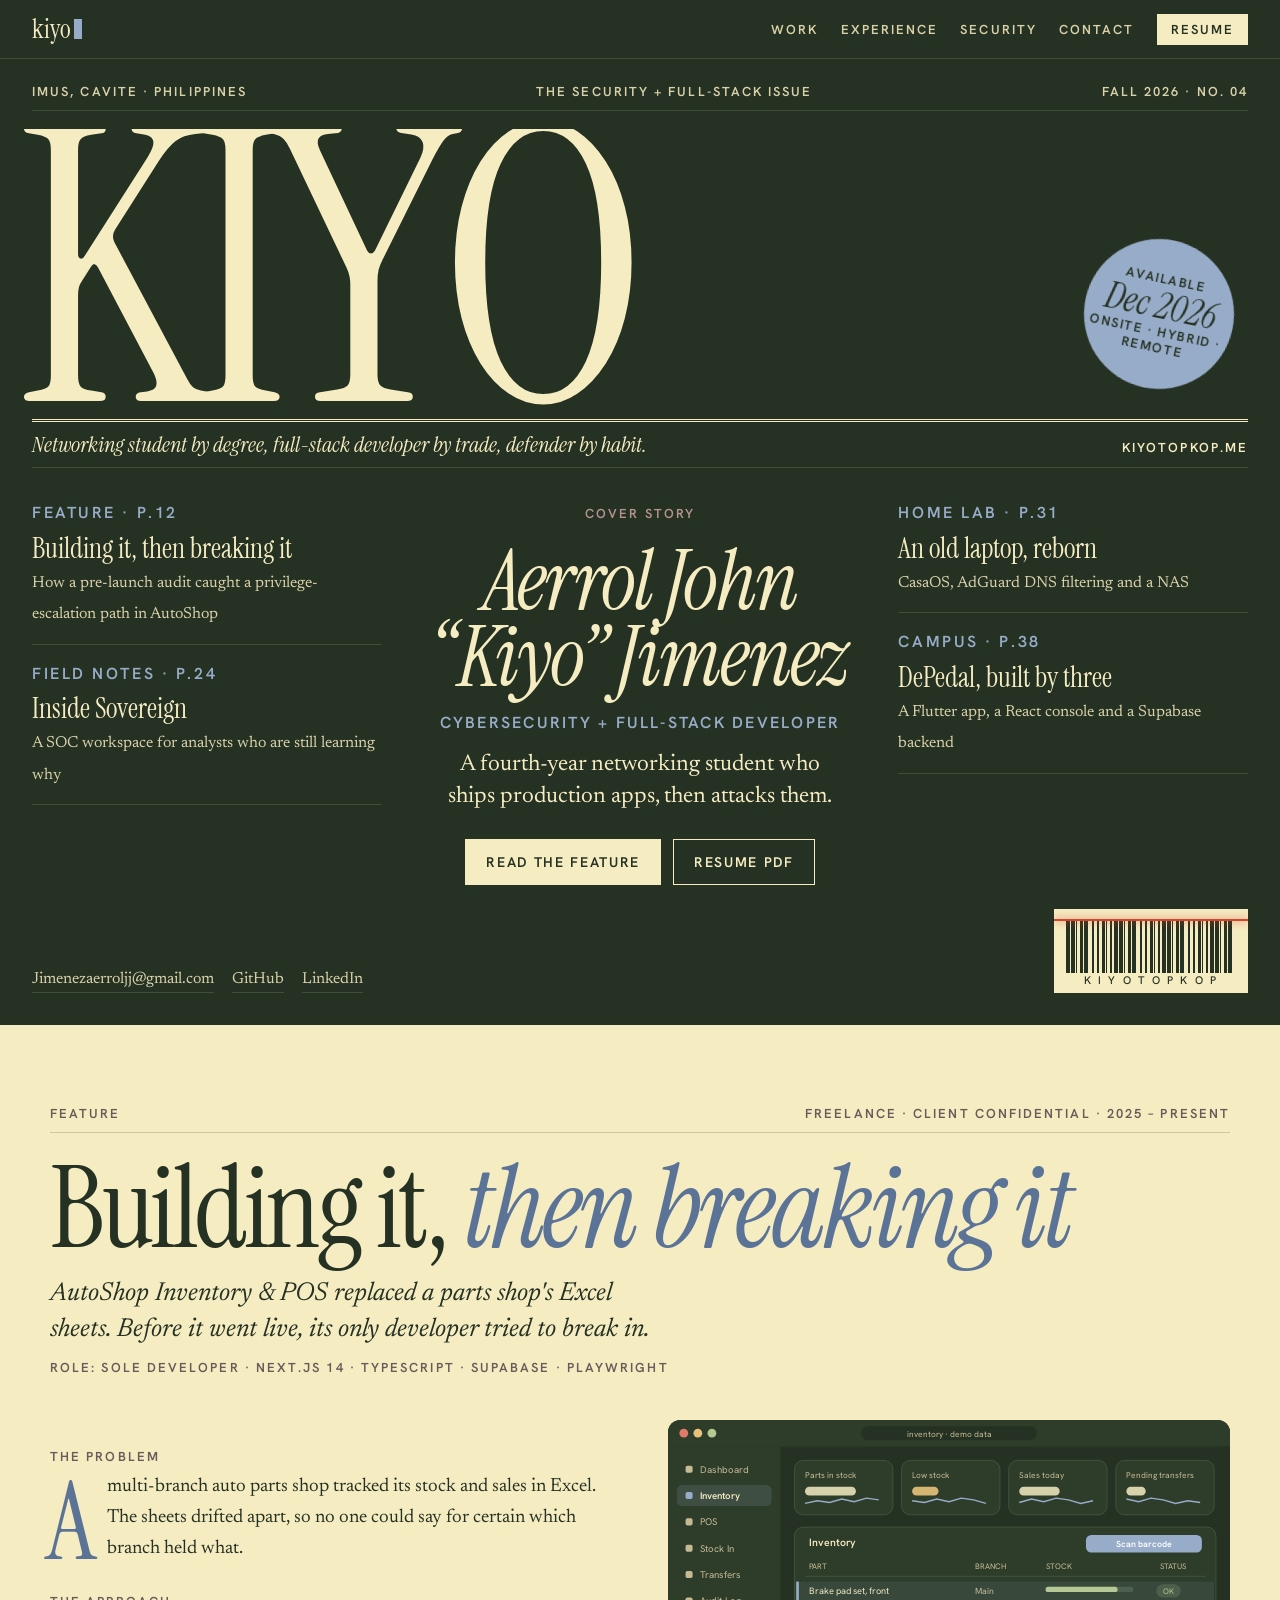
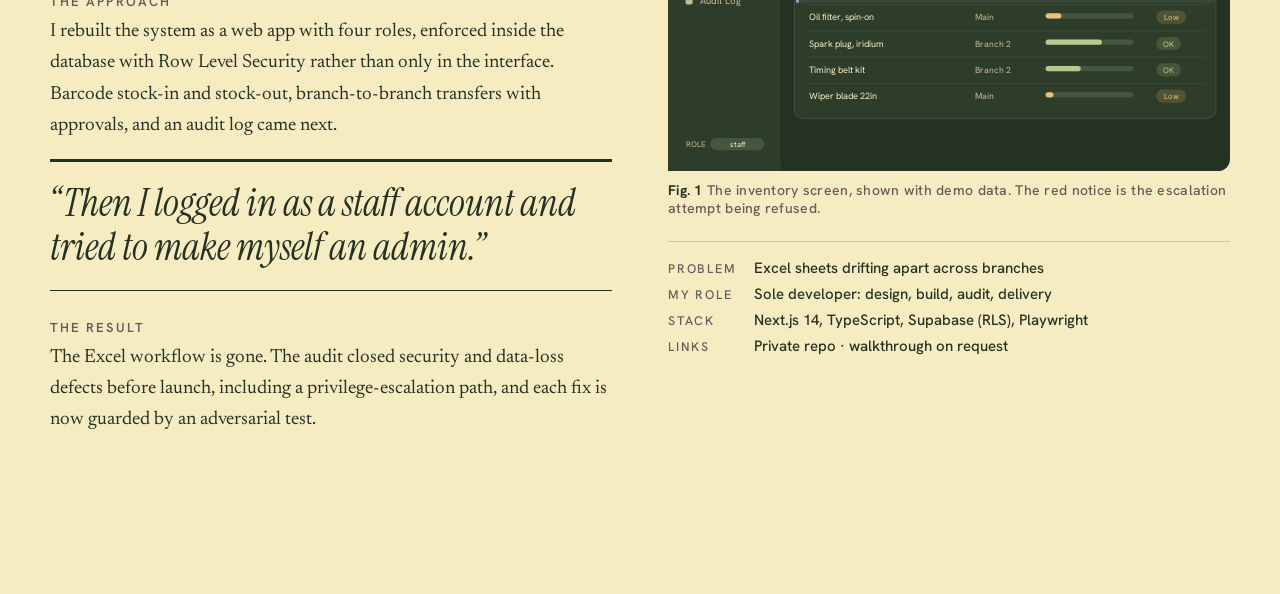
<file: 06-editorial/index.html>
<!doctype html>
<html lang="en">
<head>
<meta charset="utf-8">
<meta name="viewport" content="width=device-width, initial-scale=1">
<title>Kiyo Magazine</title>
<link rel="preconnect" href="https://fonts.googleapis.com">
<link href="https://fonts.googleapis.com/css2?family=Instrument+Serif:ital@0;1&family=Newsreader:ital,opsz,wght@0,6..72,400;0,6..72,500;1,6..72,400&family=Hanken+Grotesk:wght@500;600;700&display=swap" rel="stylesheet">
<style>
/* Sanzo Wada combo #321: Light Brown Drab, Sulpher Yellow, Deep Slate Olive, Salvia Blue */
:root{--olive:#253122;--olive2:#1c261a;--sul:#f5ecc2;--sul2:#d9d1a9;--sal:#97acc8;--drab:#b59392;--line:#3f4d3b}
*{box-sizing:border-box}html{background:var(--olive2);scroll-behavior:smooth}
body{margin:0;background:var(--olive);color:var(--sul);font:19px/1.65 Newsreader,Georgia,serif;-webkit-font-smoothing:antialiased}
a{color:inherit}
.lab{font:600 13px "Hanken Grotesk",sans-serif;letter-spacing:.16em;text-transform:uppercase}
nav.top{position:sticky;top:0;z-index:20;display:flex;align-items:center;gap:22px;padding:12px 32px;background:var(--olive);border-bottom:1px solid var(--line)}
nav.top .logo{font:400 26px "Instrument Serif";text-decoration:none;margin-right:auto;display:flex;align-items:center;gap:3px}
nav.top .logo i{width:8px;height:20px;background:var(--sal);animation:bl 1.1s steps(1) infinite}@keyframes bl{50%{opacity:0}}
nav.top a.l{text-decoration:none;color:var(--sul2)}
nav.top a.l:hover{color:var(--sul)}
nav.top a.res{background:var(--sul);color:var(--olive);padding:7px 14px}
.cover{position:relative;min-height:calc(100vh - 54px);padding:24px 32px 32px;display:grid;grid-template-rows:auto auto 1fr auto;max-width:1500px;margin:0 auto;overflow:hidden}
.strap .av{display:none}
.strap{display:flex;justify-content:space-between;color:var(--sul2);border-bottom:1px solid var(--line);padding-bottom:10px}
.mast{font:400 clamp(150px,30vw,460px)/.74 "Instrument Serif";letter-spacing:-.04em;margin:18px 0 0 -.04em;text-transform:uppercase;display:flex;overflow:hidden}
.mast span{display:inline-block;animation:up .9s cubic-bezier(.2,.8,.2,1) both}
.mast span:nth-child(2){animation-delay:.07s}.mast span:nth-child(3){animation-delay:.14s}.mast span:nth-child(4){animation-delay:.21s}
@keyframes up{from{transform:translateY(100%)}}
.issue{display:flex;justify-content:space-between;align-items:baseline;border-top:3px double var(--sul);border-bottom:1px solid var(--line);padding:8px 0;margin-top:6px}
.issue .t{font:italic 400 22px "Instrument Serif"}
.body{display:grid;grid-template-columns:1fr 1.25fr 1fr;gap:40px;padding-top:30px;align-items:start}
.lines a{display:block;text-decoration:none;padding:14px 0;border-bottom:1px solid var(--line)}
.lines a:first-child{padding-top:0}
.lines .k{color:var(--sal)}
.lines b{display:block;font:400 28px/1.05 "Instrument Serif";margin:4px 0 4px}
.lines span{color:var(--sul2);font-size:16px}
.lines a:hover b{font-style:italic}
.star{text-align:center}
.star .lab{color:var(--drab)}
.star h1{font:italic 400 clamp(54px,6.6vw,104px)/.9 "Instrument Serif";margin:12px 0 18px;letter-spacing:-.02em}
.star .role{font:600 16px "Hanken Grotesk";letter-spacing:.14em;text-transform:uppercase;color:var(--sal);margin:0}
.star .deck{font:400 23px/1.4 Newsreader;margin:16px auto 0;max-width:30ch}
.star .cta{display:flex;justify-content:center;gap:12px;margin-top:26px;flex-wrap:wrap}
.btn{font:600 14px "Hanken Grotesk";letter-spacing:.12em;text-transform:uppercase;text-decoration:none;padding:13px 20px;border:1px solid var(--sul)}
.btn.p{background:var(--sul);color:var(--olive)}
.btn:hover{background:var(--sal);border-color:var(--sal);color:var(--olive)}
.sticker{position:absolute;right:46px;top:180px;width:150px;height:150px;border-radius:50%;background:var(--sal);color:var(--olive);display:grid;place-items:center;text-align:center;transform:rotate(12deg);font:600 13px/1.3 "Hanken Grotesk";letter-spacing:.12em;text-transform:uppercase}
.sticker b{display:block;font:italic 400 36px/1 "Instrument Serif";letter-spacing:0;text-transform:none}
.foot{display:flex;justify-content:space-between;align-items:flex-end;gap:20px;padding-top:24px}
.bar{position:relative;background:var(--sul);padding:10px 12px 6px;color:var(--olive);text-align:center;font:500 11px "Hanken Grotesk";letter-spacing:.2em;overflow:hidden}
.bar svg{display:block;height:54px;width:170px}
.bar::after{content:"";position:absolute;left:0;right:0;height:2px;background:#d4452f;box-shadow:0 0 8px #d4452f;top:10px;animation:scan 2.8s ease-in-out infinite}
@keyframes scan{50%{top:60px}}
.contacts{color:var(--sul2);font-size:16px;display:flex;gap:18px;flex-wrap:wrap}
.contacts a{text-decoration:none;border-bottom:1px solid var(--line)}
.contacts a:hover{border-color:var(--sul)}
/* feature */
.feature{background:var(--sul);color:var(--olive);padding:80px 32px 140px}
.feature .in{max-width:1180px;margin:0 auto}
.feature .kick{color:#6a5a59;display:flex;justify-content:space-between;border-bottom:1px solid #cfc6a0;padding-bottom:10px}
.feature h2{font:400 clamp(60px,9vw,150px)/.86 "Instrument Serif";letter-spacing:-.03em;margin:26px 0 18px}
.feature h2 em{color:#5b7397}
.stand{font:italic 400 26px/1.4 Newsreader;max-width:40ch;margin:0 0 10px}
.by{color:#6a5a59}
.cols{display:grid;grid-template-columns:1fr 1fr;gap:56px;margin-top:44px}
.cols p{margin:0 0 18px}
.cols p.drop::first-letter{font:400 108px/.8 "Instrument Serif";float:left;margin:8px 12px 0 -4px;color:#5b7397}
.cols h3{font:600 13px "Hanken Grotesk";letter-spacing:.16em;text-transform:uppercase;margin:28px 0 6px;color:#6a5a59}
.pull{font:italic 400 38px/1.15 "Instrument Serif";border-top:3px solid var(--olive);border-bottom:1px solid var(--olive);padding:20px 0;margin:10px 0 26px}
figure{margin:0}
figcaption{font:500 14px "Hanken Grotesk";color:#6a5a59;margin-top:10px;letter-spacing:.02em}
figcaption b{color:var(--olive)}
.facts{display:grid;grid-template-columns:auto 1fr;gap:6px 18px;font:500 15px "Hanken Grotesk";border-top:1px solid #cfc6a0;padding-top:16px;margin-top:24px}
.facts dt{letter-spacing:.14em;text-transform:uppercase;color:#6a5a59;font-size:12.5px;padding-top:2px}
.facts dd{margin:0}
@media (max-width:980px){
  nav.top{padding:10px 16px;gap:14px}
  nav.top a.l:not(.res):not(.ct){display:none}
  .cover{padding:16px 16px 28px;min-height:auto}
  .strap{font-size:11px;flex-direction:column;gap:2px}
  .mast{font-size:38vw}
  .body{grid-template-columns:1fr;gap:26px;padding-top:22px}
  .star{order:-1}
  .lines.r{display:none}
  .sticker{display:none}
  .strap .av{display:inline}
  .issue .lab{display:none}
  .feature .kick{flex-direction:column;gap:4px}
  .feature h2{line-height:.95}
  .foot{flex-direction:column;align-items:flex-start}
  .feature{padding:50px 16px 90px}
  .cols{grid-template-columns:1fr;gap:24px}
  .stand{font-size:22px}
}
@media (prefers-reduced-motion: reduce){*{animation:none!important;transition:none!important}}
</style>
</head>
<body>
<nav class="top" aria-label="Main">
  <a class="logo" href="#">kiyo<i></i></a>
  <a class="l lab" href="#feature">Work</a><a class="l lab" href="#">Experience</a><a class="l lab" href="#">Security</a><a class="l lab ct" href="mailto:Jimenezaerroljj@gmail.com">Contact</a><a class="l lab res" href="#">Resume</a>
</nav>
<header class="cover">
  <div class="strap lab"><span>Imus, Cavite · Philippines</span><span>The Security + Full-Stack Issue</span><span>Fall 2026 · No. 04<span class="av"> · Available Dec 2026</span></span></div>
  <div class="mast" aria-hidden="true"><span>K</span><span>i</span><span>y</span><span>o</span></div>
  <div class="issue"><span class="t">Networking student by degree, full-stack developer by trade, defender by habit.</span><span class="lab">kiyotopkop.me</span></div>
  <div class="body">
    <div class="lines">
      <a href="#feature"><span class="lab k">Feature · p.12</span><b>Building it, then breaking it</b><span>How a pre-launch audit caught a privilege-escalation path in AutoShop</span></a>
      <a href="#"><span class="lab k">Field notes · p.24</span><b>Inside Sovereign</b><span>A SOC workspace for analysts who are still learning why</span></a>
    </div>
    <div class="star">
      <span class="lab">Cover story</span>
      <h1>Aerrol John “Kiyo” Jimenez</h1>
      <p class="role">Cybersecurity + Full-Stack Developer</p>
      <p class="deck">A fourth-year networking student who ships production apps, then attacks them.</p>
      <div class="cta"><a class="btn p" href="#feature">Read the feature</a><a class="btn" href="#">Resume PDF</a></div>
    </div>
    <div class="lines r">
      <a href="#"><span class="lab k">Home lab · p.31</span><b>An old laptop, reborn</b><span>CasaOS, AdGuard DNS filtering and a NAS</span></a>
      <a href="#"><span class="lab k">Campus · p.38</span><b>DePedal, built by three</b><span>A Flutter app, a React console and a Supabase backend</span></a>
    </div>
  </div>
  <div class="sticker" aria-label="Available December 2026"><div>Available<b>Dec 2026</b>Onsite · Hybrid · Remote</div></div>
  <div class="foot">
    <div class="contacts"><a href="mailto:Jimenezaerroljj@gmail.com">Jimenezaerroljj@gmail.com</a><a href="https://github.com/KiyoTopKop">GitHub</a><a href="https://www.linkedin.com/in/aerrol-jimenez-116b903b7/">LinkedIn</a></div>
    <div class="bar" aria-hidden="true"><svg id="bc" viewBox="0 0 170 54" preserveAspectRatio="none"></svg>K I Y O T O P K O P</div>
  </div>
</header>
<article class="feature" id="feature">
  <div class="in">
    <div class="kick lab"><span>Feature</span><span>Freelance · client confidential · 2025 – present</span></div>
    <h2>Building it, <em>then breaking it</em></h2>
    <p class="stand">AutoShop Inventory &amp; POS replaced a parts shop's Excel sheets. Before it went live, its only developer tried to break in.</p>
    <div class="by lab">Role: sole developer · Next.js 14 · TypeScript · Supabase · Playwright</div>
    <div class="cols">
      <div>
        <h3>The problem</h3>
        <p class="drop">A multi-branch auto parts shop tracked its stock and sales in Excel. The sheets drifted apart, so no one could say for certain which branch held what.</p>
        <h3>The approach</h3>
        <p>I rebuilt the system as a web app with four roles, enforced inside the database with Row Level Security rather than only in the interface. Barcode stock-in and stock-out, branch-to-branch transfers with approvals, and an audit log came next.</p>
        <div class="pull">“Then I logged in as a staff account and tried to make myself an admin.”</div>
        <h3>The result</h3>
        <p>The Excel workflow is gone. The audit closed security and data-loss defects before launch, including a privilege-escalation path, and each fix is now guarded by an adversarial test.</p>
      </div>
      <div>
        <figure><div id="mock"></div><figcaption><b>Fig. 1</b> The inventory screen, shown with demo data. The red notice is the escalation attempt being refused.</figcaption></figure>
        <dl class="facts"><dt>Problem</dt><dd>Excel sheets drifting apart across branches</dd><dt>My role</dt><dd>Sole developer: design, build, audit, delivery</dd><dt>Stack</dt><dd>Next.js 14, TypeScript, Supabase (RLS), Playwright</dd><dt>Links</dt><dd>Private repo · walkthrough on request</dd></dl>
      </div>
    </div>
  </div>
</article>
<script src="../shared/mock.js"></script>
<script>
document.getElementById("mock").innerHTML = MockUI.autoshop({bg:"#253122",panel:"#2e3c2a",line:"#45563f",fg:"#f5ecc2",muted:"#c4bb94",acc:"#97acc8",ok:"#b8c98f",warn:"#e8c27a",bad:"#e0796a",font:"Hanken Grotesk, sans-serif"});
// decorative barcode
let x = 0, s = ""; const seed = "KIYOTOPKOP".split("").map(c=>c.charCodeAt(0));
for (let i=0; x<168; i++){ const w = 1 + (seed[i%seed.length] + i*7) % 4; if (i%2===0) s += `<rect x="${x}" y="0" width="${w}" height="54" fill="#253122"/>`; x += w; }
document.getElementById("bc").innerHTML = s;
</script>
</body>
</html>
</file>
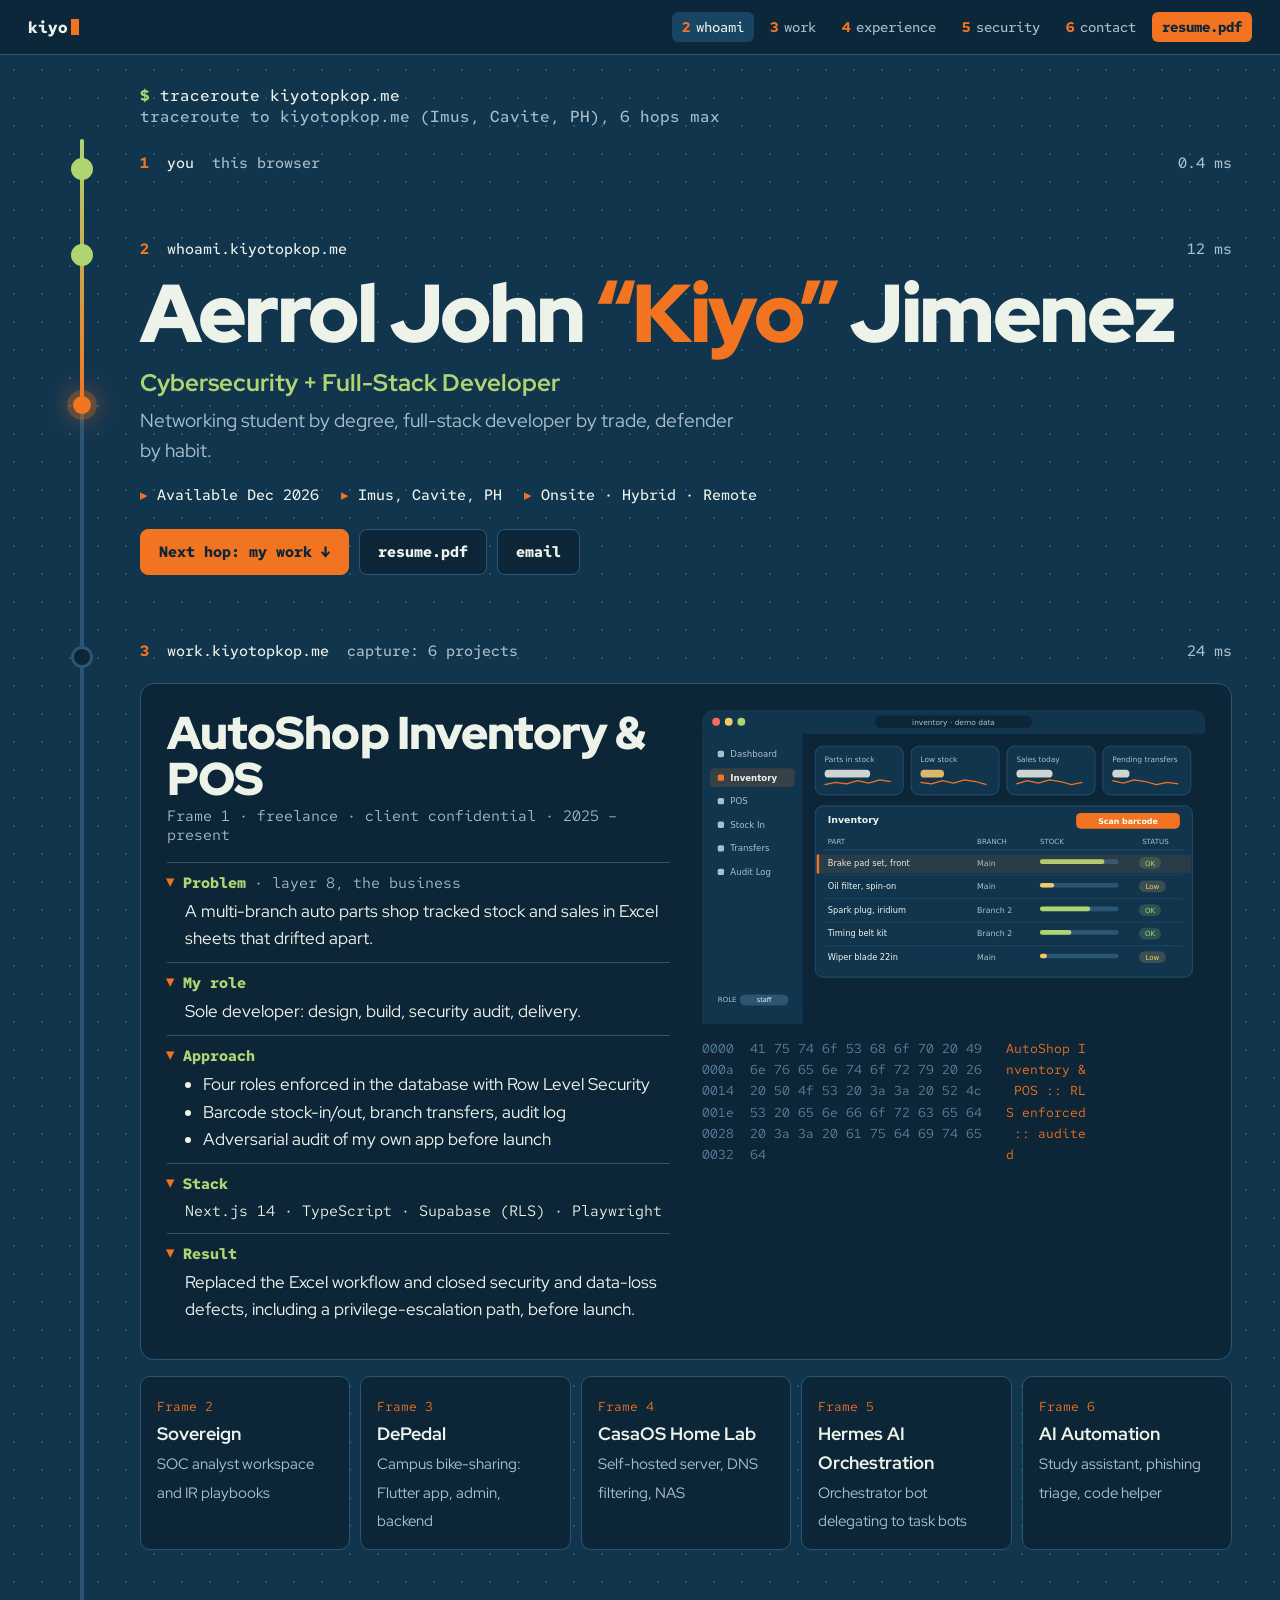
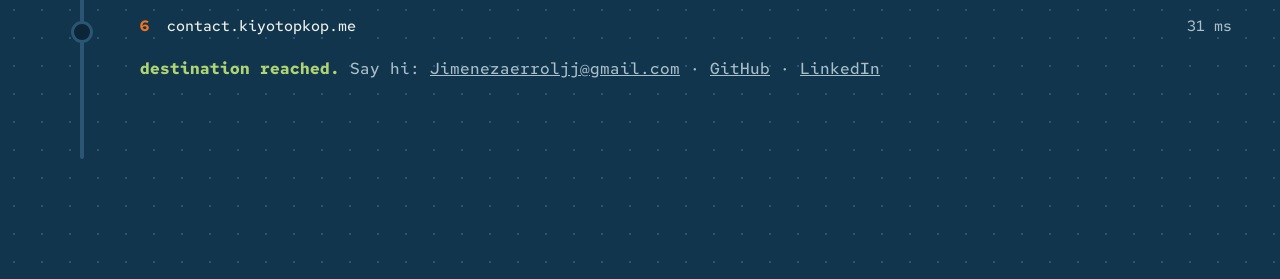
<file: 07-traceroute/index.html>
<!doctype html>
<html lang="en">
<head>
<meta charset="utf-8">
<meta name="viewport" content="width=device-width, initial-scale=1">
<title>Traceroute Kiyo</title>
<link rel="preconnect" href="https://fonts.googleapis.com">
<link href="https://fonts.googleapis.com/css2?family=Red+Hat+Display:wght@400;500;700;900&family=Red+Hat+Mono:wght@400;500;700&display=swap" rel="stylesheet">
<style>
/* Sanzo Wada combo #141: Orange, Yellow Green, Dark Tyrian Blue */
:root{--navy:#12354e;--navy2:#0c2638;--navy3:#184563;--fg:#eef3ea;--muted:#a9bfc9;--line:#2a5573;--or:#f37420;--yg:#afd472}
*{box-sizing:border-box}html{background:var(--navy2);scroll-behavior:smooth}
body{margin:0;background:var(--navy);color:var(--fg);font:18px/1.6 "Red Hat Display",system-ui,sans-serif;-webkit-font-smoothing:antialiased;
  background-image:radial-gradient(var(--line) 1px,transparent 1.4px);background-size:28px 28px}
a{color:inherit}
.m{font-family:"Red Hat Mono",monospace}
header{position:sticky;top:0;z-index:20;display:flex;align-items:center;gap:6px;padding:12px 28px;background:color-mix(in srgb,var(--navy2) 88%,transparent);backdrop-filter:blur(8px);border-bottom:1px solid var(--line)}
.logo{font:700 16px "Red Hat Mono";text-decoration:none;margin-right:auto;display:flex;align-items:center;gap:3px}
.logo i{width:8px;height:16px;background:var(--or);animation:bl 1.1s steps(1) infinite}@keyframes bl{50%{opacity:0}}
header a.h{font:500 14px "Red Hat Mono";text-decoration:none;color:var(--muted);padding:6px 10px;border-radius:6px}
header a.h b{color:var(--or);font-weight:700;margin-right:6px}
header a.h.on,header a.h:hover{color:var(--fg);background:var(--navy3)}
header a.res{background:var(--or);color:var(--navy2);font-weight:700}
main{position:relative;max-width:1240px;margin:0 auto;padding:30px 28px 160px 120px}
.route{position:absolute;left:60px;top:84px;bottom:120px;width:4px;background:var(--line);border-radius:2px}
.route .fill{position:absolute;left:0;top:0;width:100%;background:linear-gradient(var(--yg),var(--or));border-radius:2px;height:0}
.route .pkt{position:absolute;left:50%;width:18px;height:18px;margin:-9px 0 0 -9px;border-radius:50%;background:var(--or);box-shadow:0 0 0 6px rgba(243,116,32,.25),0 0 26px var(--or);top:0}
.cmd{font:500 16px "Red Hat Mono";color:var(--muted)}
.cmd b{color:var(--yg)}
.cmd .o{color:var(--fg)}
.hop{position:relative;padding:26px 0 40px}
.hop .dot{position:absolute;left:-69px;top:31px;width:22px;height:22px;border-radius:50%;background:var(--navy2);border:3px solid var(--line);transition:border-color .3s,background .3s}
.hop.reached .dot{border-color:var(--yg);background:var(--yg)}
.hop .hd{display:flex;gap:18px;align-items:baseline;font:500 15px "Red Hat Mono";color:var(--muted)}
.hop .hd .n{color:var(--or);font-weight:700}
.hop .hd .ms{margin-left:auto}
.hop .hd .host{color:var(--fg)}
h1{font:900 clamp(46px,6.4vw,96px)/.95 "Red Hat Display";letter-spacing:-.03em;margin:16px 0 14px}
h1 .nk{color:var(--or)}
.role{font:700 24px "Red Hat Display";margin:0;color:var(--yg)}
.line{color:var(--muted);margin:8px 0 0;max-width:46ch;font-size:19px}
.st{display:flex;gap:10px 22px;flex-wrap:wrap;margin-top:18px;font:500 15px "Red Hat Mono"}
.st span{color:var(--fg)}.st span::before{content:"▸ ";color:var(--or)}
.cta{display:flex;gap:10px;flex-wrap:wrap;margin-top:24px}
.btn{font:700 15px "Red Hat Mono";text-decoration:none;padding:12px 18px;border-radius:8px;border:1px solid var(--line);background:var(--navy2)}
.btn.p{background:var(--or);color:var(--navy2);border-color:var(--or)}
.btn:hover{border-color:var(--yg)}
.cap{display:grid;grid-template-columns:1fr 1fr;gap:32px;margin-top:22px;background:var(--navy2);border:1px solid var(--line);border-radius:14px;padding:26px}
.cap h2{font:900 clamp(32px,3.6vw,48px)/1 "Red Hat Display";letter-spacing:-.02em;margin:0 0 4px}
.cap .sub{font:400 14.5px "Red Hat Mono";color:var(--muted)}
.tree{margin-top:18px;font-size:17px}
.tree details{border-top:1px solid var(--line);padding:10px 0}
.tree summary{font:700 14.5px "Red Hat Mono";color:var(--yg);cursor:pointer;list-style:none;display:flex;gap:8px}
.tree summary::-webkit-details-marker{display:none}
.tree summary::before{content:"▸";color:var(--or);transition:transform .2s}
.tree details[open] summary::before{transform:rotate(90deg)}
.tree summary span{color:var(--muted);font-weight:400}
.tree p{margin:6px 0 0 18px}
.tree ul{margin:6px 0 0 18px;padding-left:18px}
.hex{font:400 12.5px/1.7 "Red Hat Mono";color:#5f84a0;margin-top:14px;white-space:pre;overflow:hidden}
.hex b{color:var(--or);font-weight:400}
.more{display:grid;grid-template-columns:repeat(5,1fr);gap:10px;margin-top:16px}
.more a{display:block;text-decoration:none;padding:14px 16px;border:1px solid var(--line);border-radius:10px;background:var(--navy2)}
.more a:hover{border-color:var(--or)}
.more b{display:block;font-weight:700}
.more span{color:var(--muted);font-size:15px}
.dest{margin-top:22px;font:500 16px "Red Hat Mono";color:var(--muted)}
.dest b{color:var(--yg)}
@media (max-width:860px){
  header{padding:10px 14px}
  header a.h:not(.res):not(.ct){display:none}
  main{padding:20px 16px 100px 50px}
  .route{left:22px;top:66px}
  .hop .dot{left:-38px;width:18px;height:18px;top:30px}
  .hop .hd{flex-wrap:wrap;gap:4px 12px;font-size:13.5px}
  .cap{grid-template-columns:1fr;padding:16px}
  .hex{display:none}
  .more{grid-template-columns:1fr}
}
@media (prefers-reduced-motion: reduce){*{animation:none!important;transition:none!important}}
</style>
</head>
<body>
<header>
  <a class="logo" href="#">kiyo<i></i></a>
  <a class="h on" href="#h2"><b>2</b>whoami</a><a class="h" href="#h3"><b>3</b>work</a><a class="h" href="#"><b>4</b>experience</a><a class="h" href="#"><b>5</b>security</a><a class="h ct" href="#h6"><b>6</b>contact</a><a class="h res" href="#">resume.pdf</a>
</header>
<main id="main">
  <div class="route" aria-hidden="true"><div class="fill" id="fill"></div><div class="pkt" id="pkt"></div></div>
  <div class="cmd"><b>$</b> <span class="o">traceroute kiyotopkop.me</span><br>traceroute to kiyotopkop.me (Imus, Cavite, PH), 6 hops max</div>

  <section class="hop" id="h1"><span class="dot"></span>
    <div class="hd"><span class="n">1</span><span class="host">you</span><span>this browser</span><span class="ms">0.4 ms</span></div>
  </section>

  <section class="hop" id="h2"><span class="dot"></span>
    <div class="hd"><span class="n">2</span><span class="host">whoami.kiyotopkop.me</span><span class="ms">12 ms</span></div>
    <h1>Aerrol John <span class="nk">“Kiyo”</span> Jimenez</h1>
    <p class="role">Cybersecurity + Full-Stack Developer</p>
    <p class="line">Networking student by degree, full-stack developer by trade, defender by habit.</p>
    <div class="st"><span>Available Dec 2026</span><span>Imus, Cavite, PH</span><span>Onsite · Hybrid · Remote</span></div>
    <div class="cta"><a class="btn p" href="#h3">Next hop: my work ↓</a><a class="btn" href="#">resume.pdf</a><a class="btn" href="mailto:Jimenezaerroljj@gmail.com">email</a></div>
  </section>

  <section class="hop" id="h3"><span class="dot"></span>
    <div class="hd"><span class="n">3</span><span class="host">work.kiyotopkop.me</span><span>capture: 6 projects</span><span class="ms">24 ms</span></div>
    <article class="cap">
      <div>
        <h2>AutoShop Inventory &amp; POS</h2>
        <div class="sub">Frame 1 · freelance · client confidential · 2025 – present</div>
        <div class="tree">
          <details open><summary>Problem <span>· layer 8, the business</span></summary><p>A multi-branch auto parts shop tracked stock and sales in Excel sheets that drifted apart.</p></details>
          <details open><summary>My role</summary><p>Sole developer: design, build, security audit, delivery.</p></details>
          <details open><summary>Approach</summary><ul><li>Four roles enforced in the database with Row Level Security</li><li>Barcode stock-in/out, branch transfers, audit log</li><li>Adversarial audit of my own app before launch</li></ul></details>
          <details open><summary>Stack</summary><p class="m" style="font-size:15px">Next.js 14 · TypeScript · Supabase (RLS) · Playwright</p></details>
          <details open><summary>Result</summary><p>Replaced the Excel workflow and closed security and data-loss defects, including a privilege-escalation path, before launch.</p></details>
        </div>
      </div>
      <div>
        <div id="mock"></div>
        <div class="hex" aria-hidden="true" id="hex"></div>
      </div>
    </article>
    <div class="more" id="more"></div>
  </section>

  <section class="hop" id="h6"><span class="dot"></span>
    <div class="hd"><span class="n">6</span><span class="host">contact.kiyotopkop.me</span><span class="ms">31 ms</span></div>
    <div class="dest"><b>destination reached.</b> Say hi: <a href="mailto:Jimenezaerroljj@gmail.com">Jimenezaerroljj@gmail.com</a> · <a href="https://github.com/KiyoTopKop">GitHub</a> · <a href="https://www.linkedin.com/in/aerrol-jimenez-116b903b7/">LinkedIn</a></div>
  </section>
</main>
<script src="../shared/mock.js"></script>
<script>
document.getElementById("mock").innerHTML = MockUI.autoshop({bg:"#0c2638",panel:"#12354e",line:"#2a5573",fg:"#eef3ea",muted:"#a9bfc9",acc:"#f37420",ok:"#afd472",warn:"#f3c86b",bad:"#ff6b5a"});
document.getElementById("more").innerHTML = KIYO.projects.slice(1).map((p,i)=>`<a href="#"><span class="m" style="color:var(--or);font-size:13px">Frame ${i+2}</span><b>${p[0]}</b><span>${p[1]}</span></a>`).join("");
// decorative hex dump of the case title
const txt = "AutoShop Inventory & POS :: RLS enforced :: audited";
let hx = ""; for (let i=0;i<txt.length;i+=10){ const ch = txt.slice(i,i+10); hx += i.toString(16).padStart(4,"0")+"  "+[...ch].map(c=>c.charCodeAt(0).toString(16).padStart(2,"0")).join(" ").padEnd(30," ")+"  <b>"+ch.replace(/&/g,"&amp;")+"</b>\n"; }
document.getElementById("hex").innerHTML = hx;
// packet follows scroll position (no scroll-jacking)
const main = document.getElementById("main"), route = main.querySelector(".route"), fill = document.getElementById("fill"), pkt = document.getElementById("pkt");
const hops = [...document.querySelectorAll(".hop")], links = [...document.querySelectorAll("header a.h")];
function update(){
  const r = route.getBoundingClientRect(); const target = innerHeight * .45;
  const y = Math.max(0, Math.min(r.height, target - r.top));
  fill.style.height = y + "px"; pkt.style.top = y + "px";
  let last = null;
  hops.forEach(h=>{ const d = h.querySelector(".dot").getBoundingClientRect(); const reached = d.top + d.height/2 <= r.top + y + 2; h.classList.toggle("reached", reached); if (reached) last = h.id; });
  links.forEach(a=> a.classList.toggle("on", a.getAttribute("href") === "#" + last));
}
addEventListener("scroll", ()=> requestAnimationFrame(update), {passive:true}); addEventListener("resize", update); update();
</script>
</body>
</html>
</file>
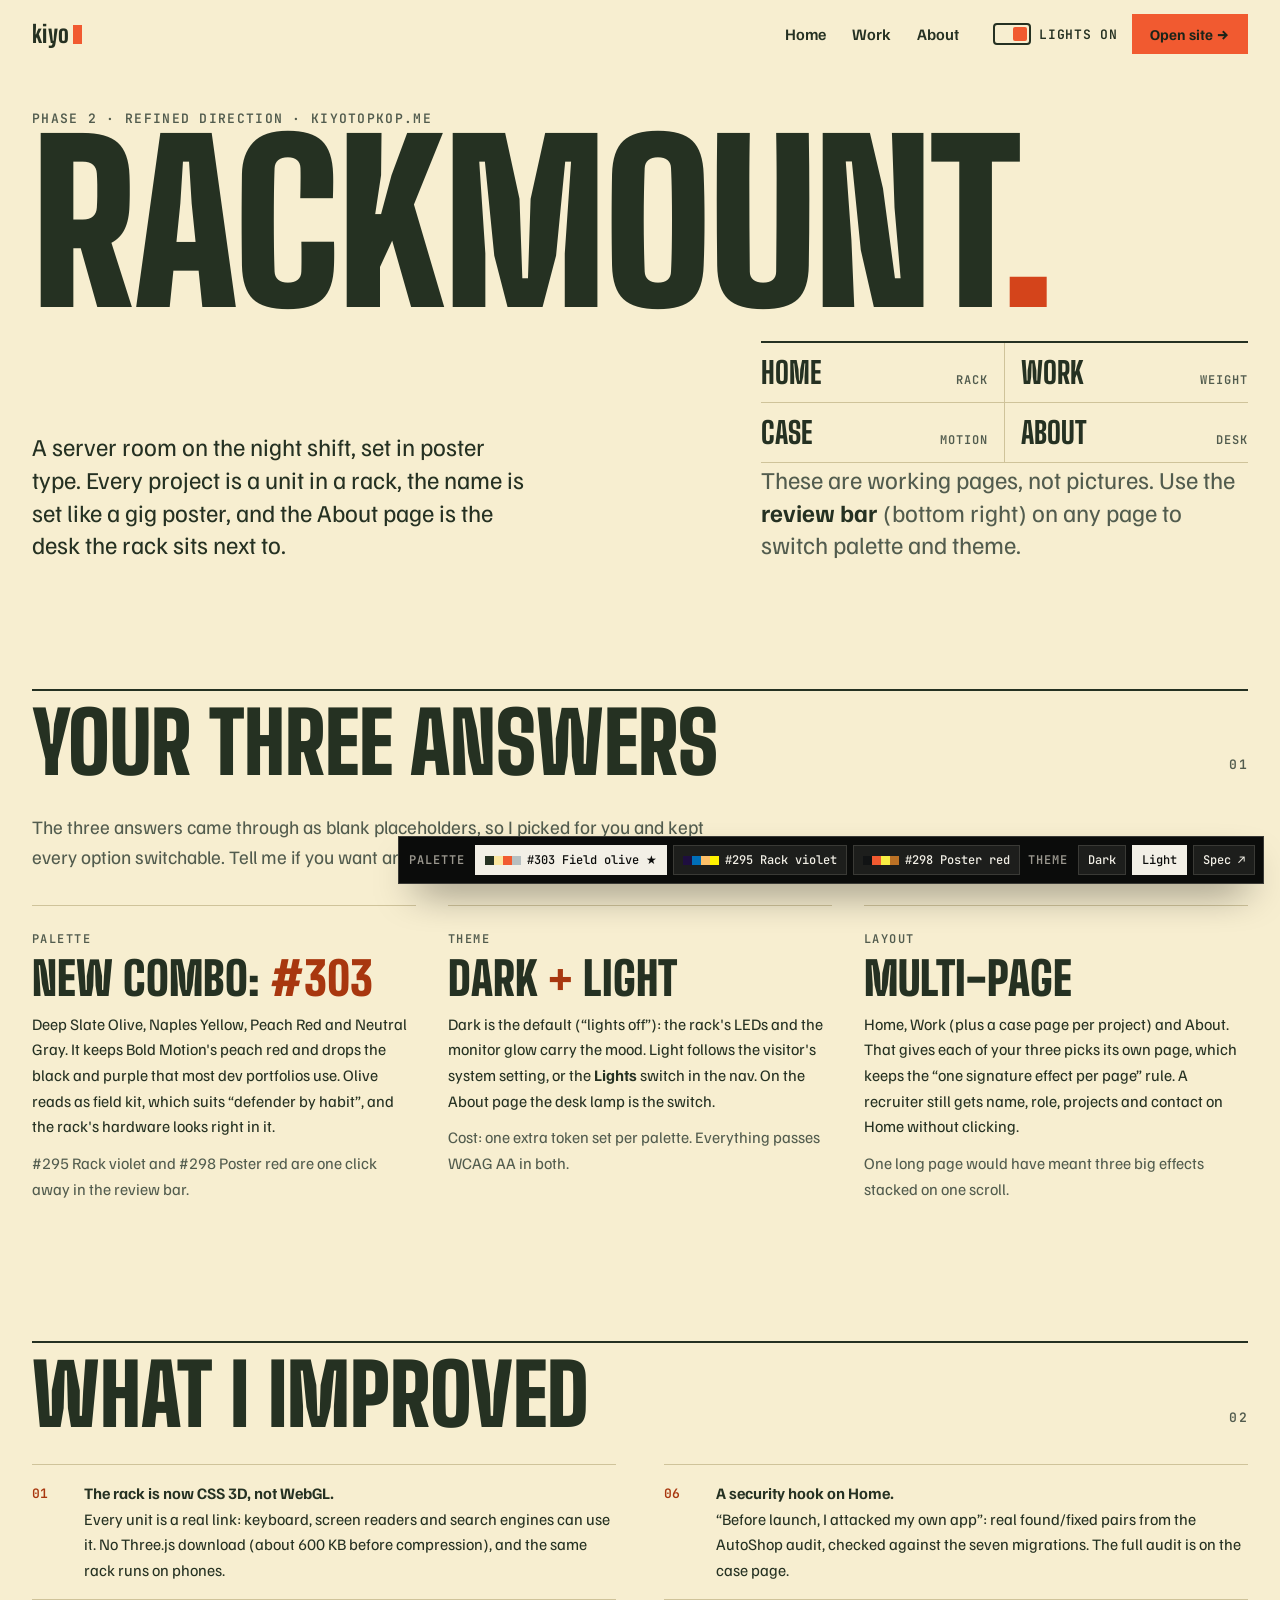
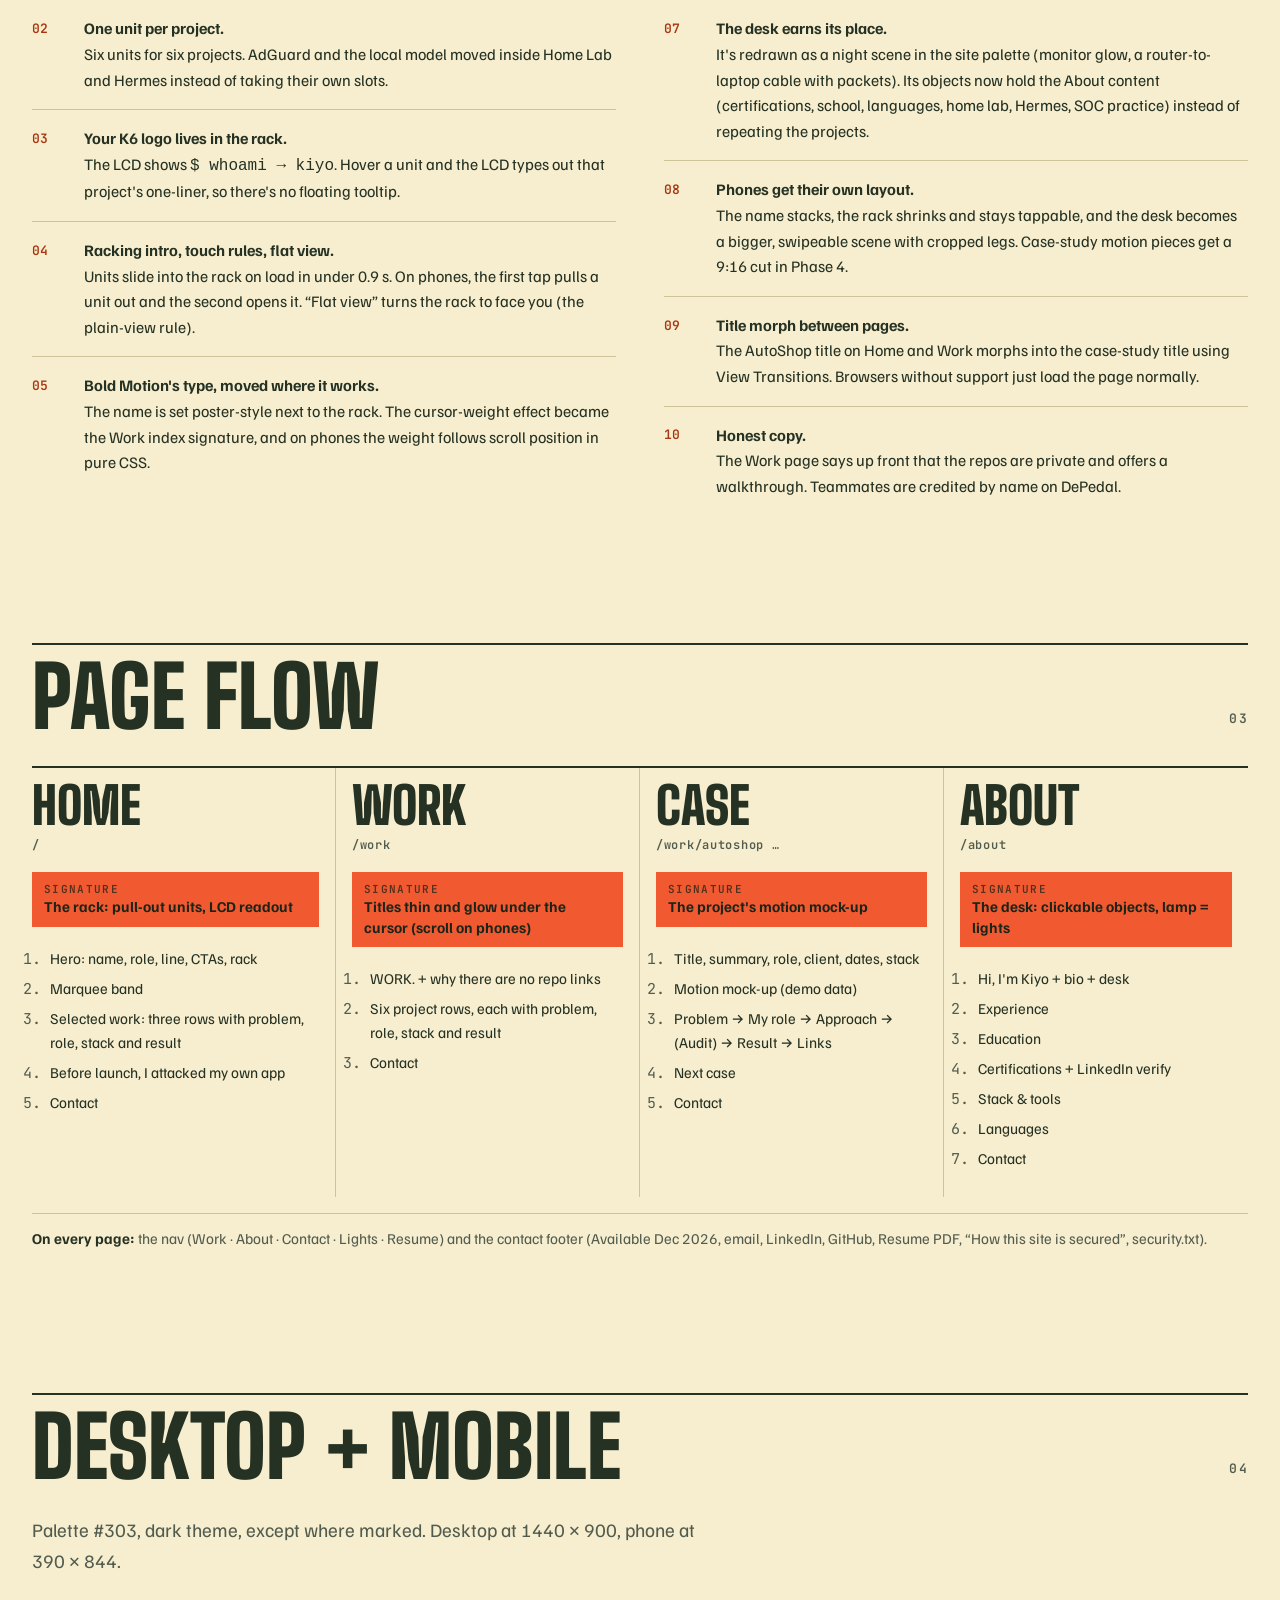
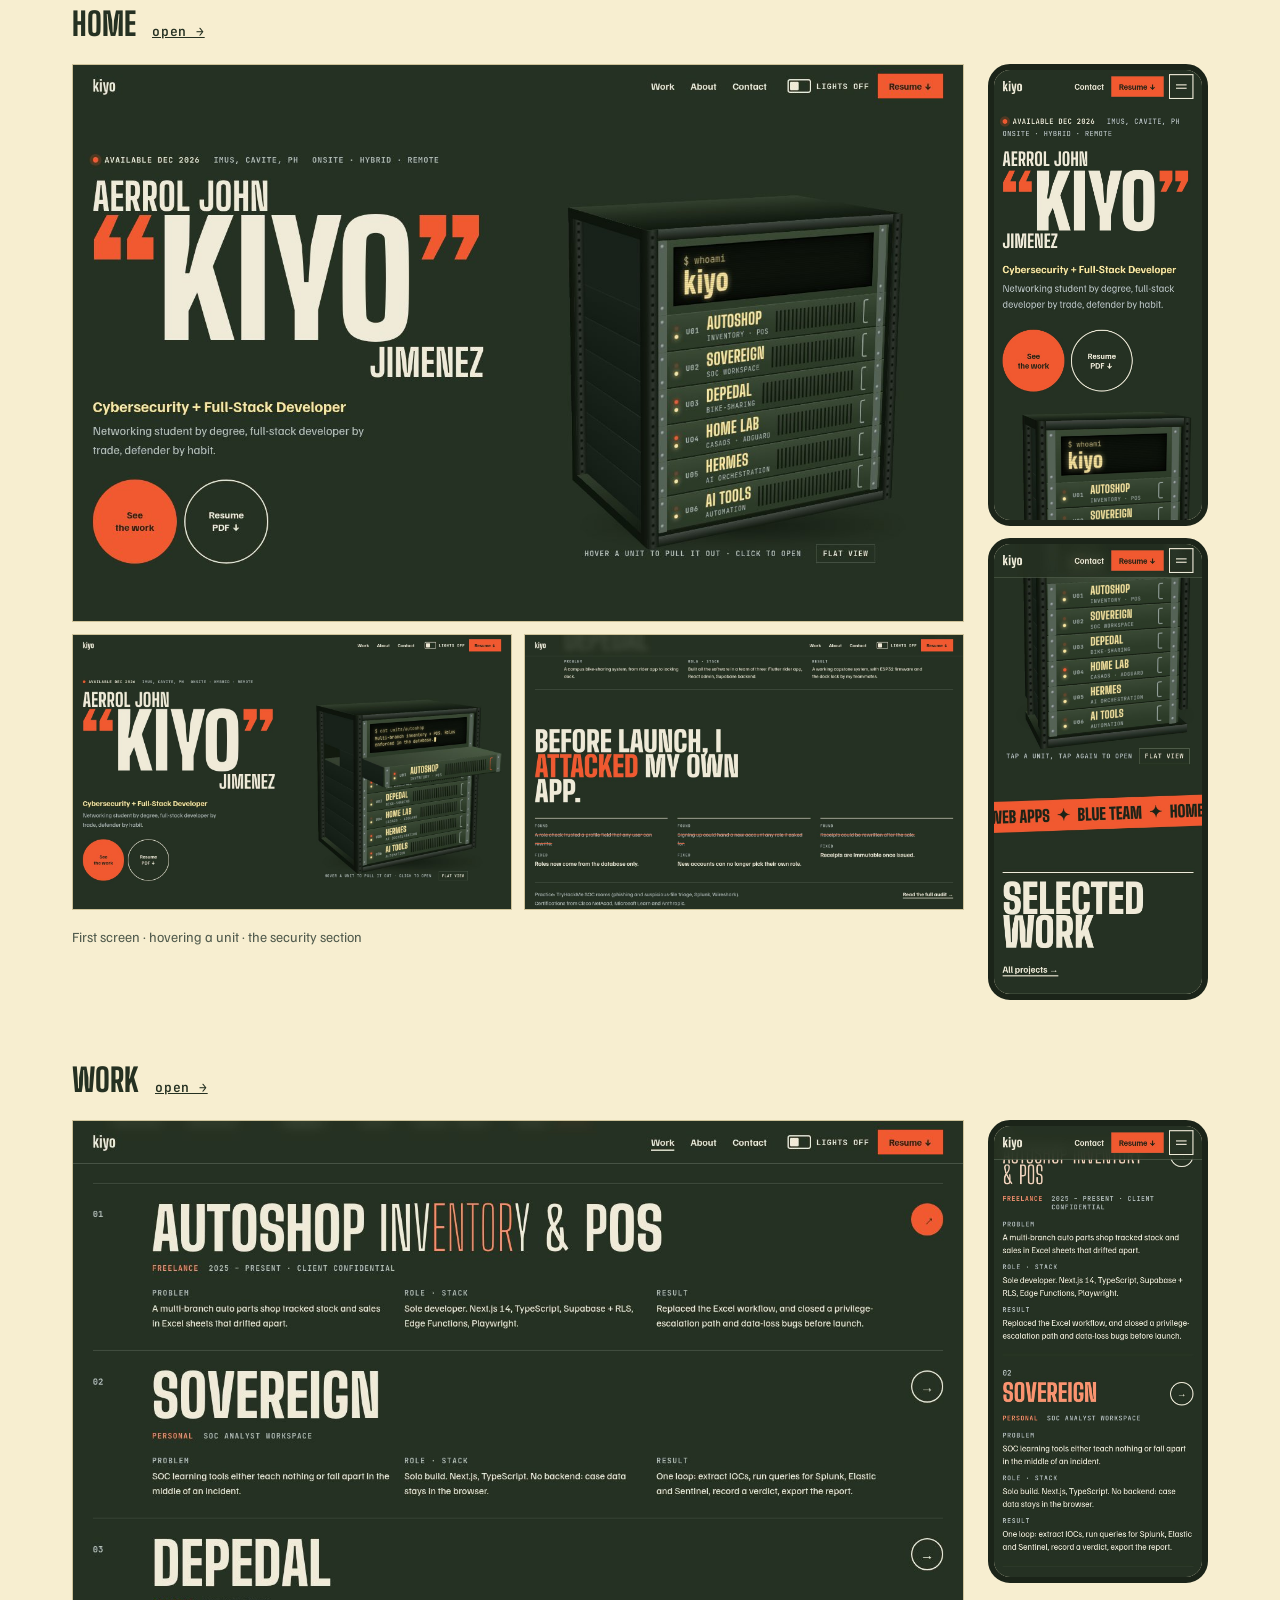
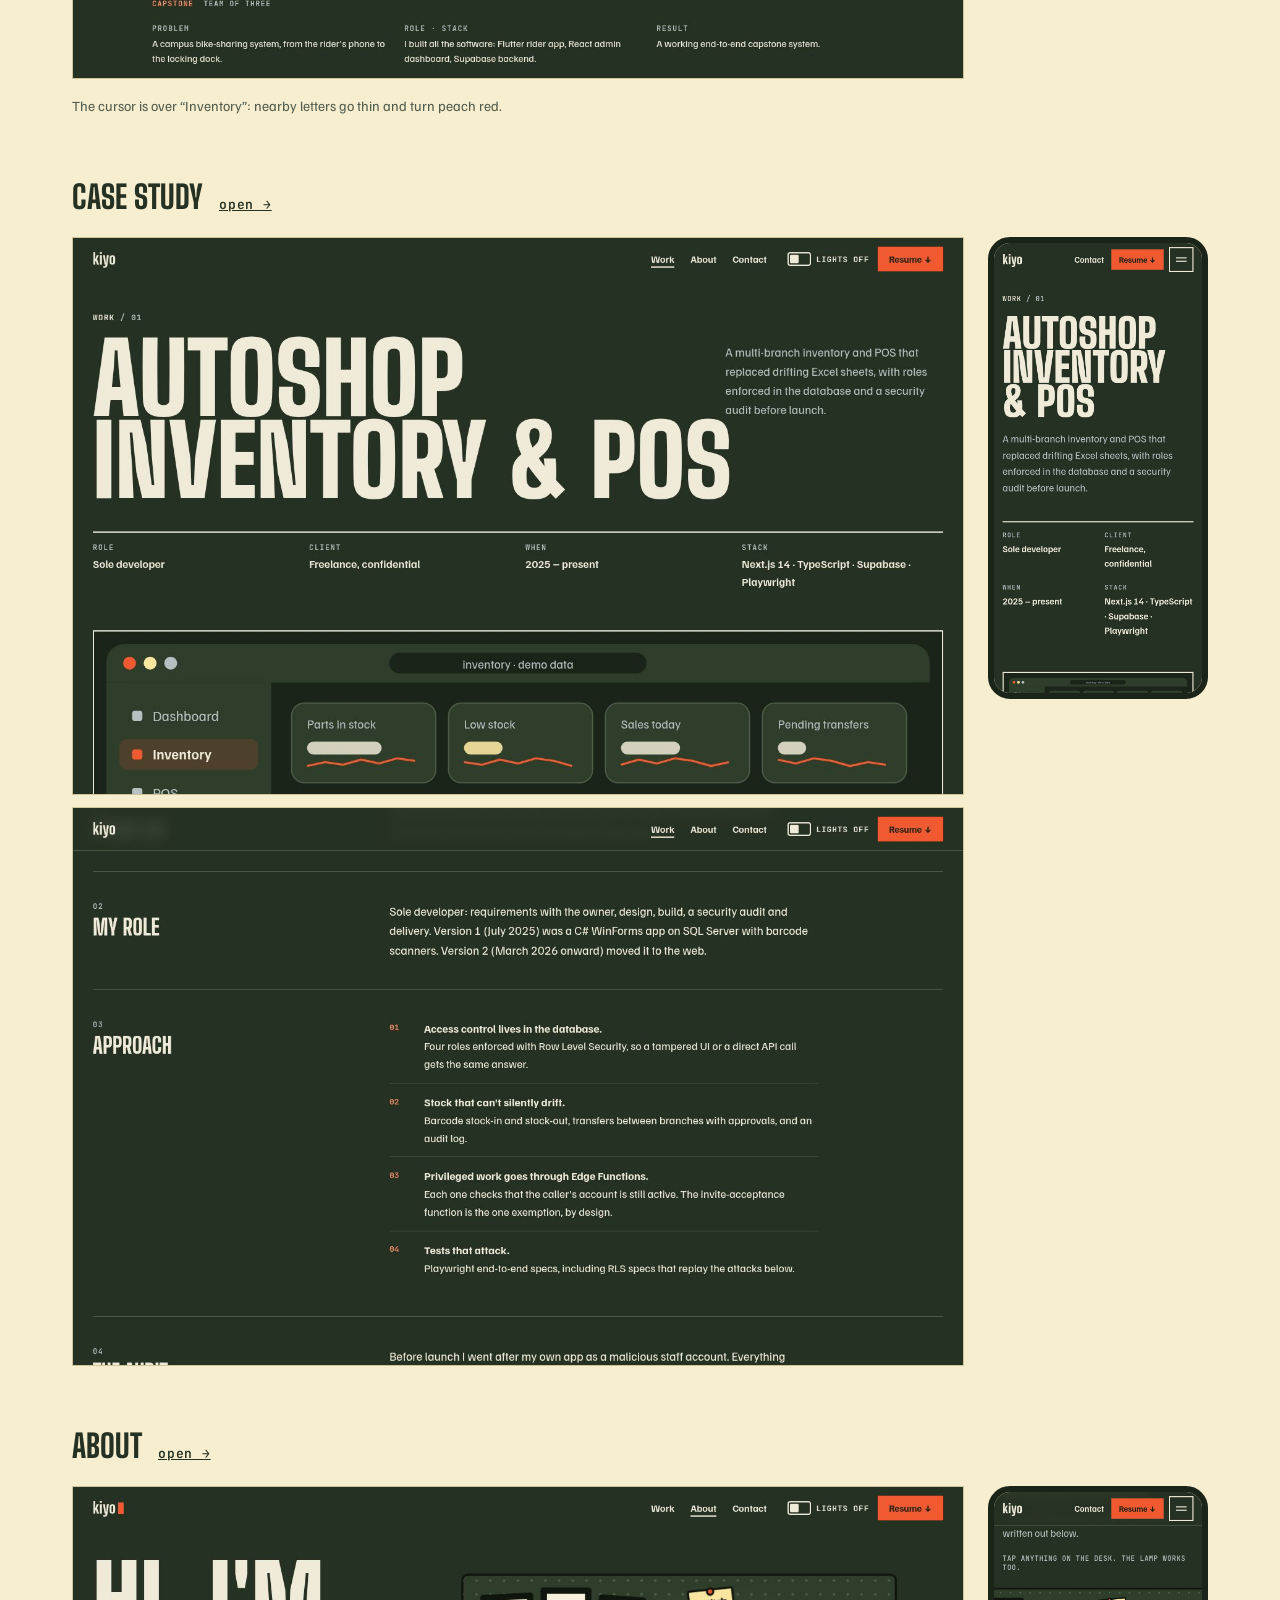
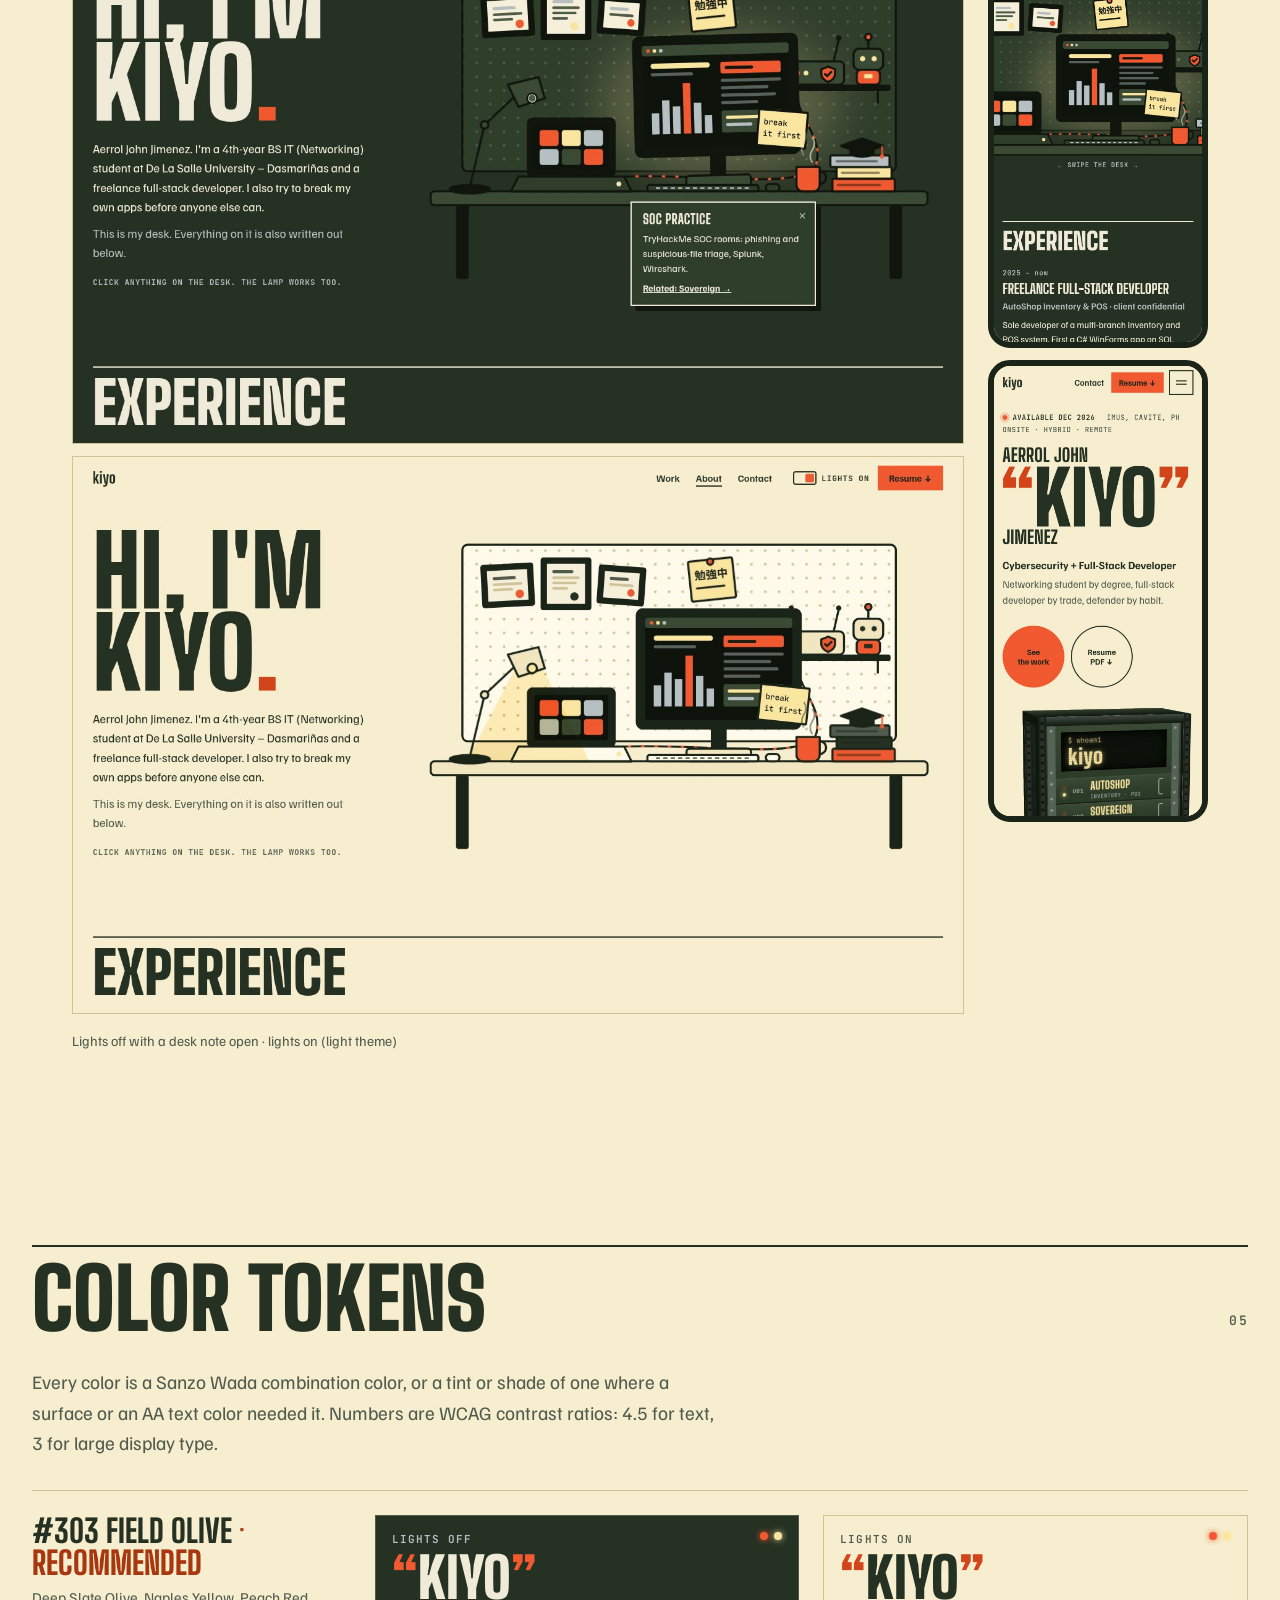
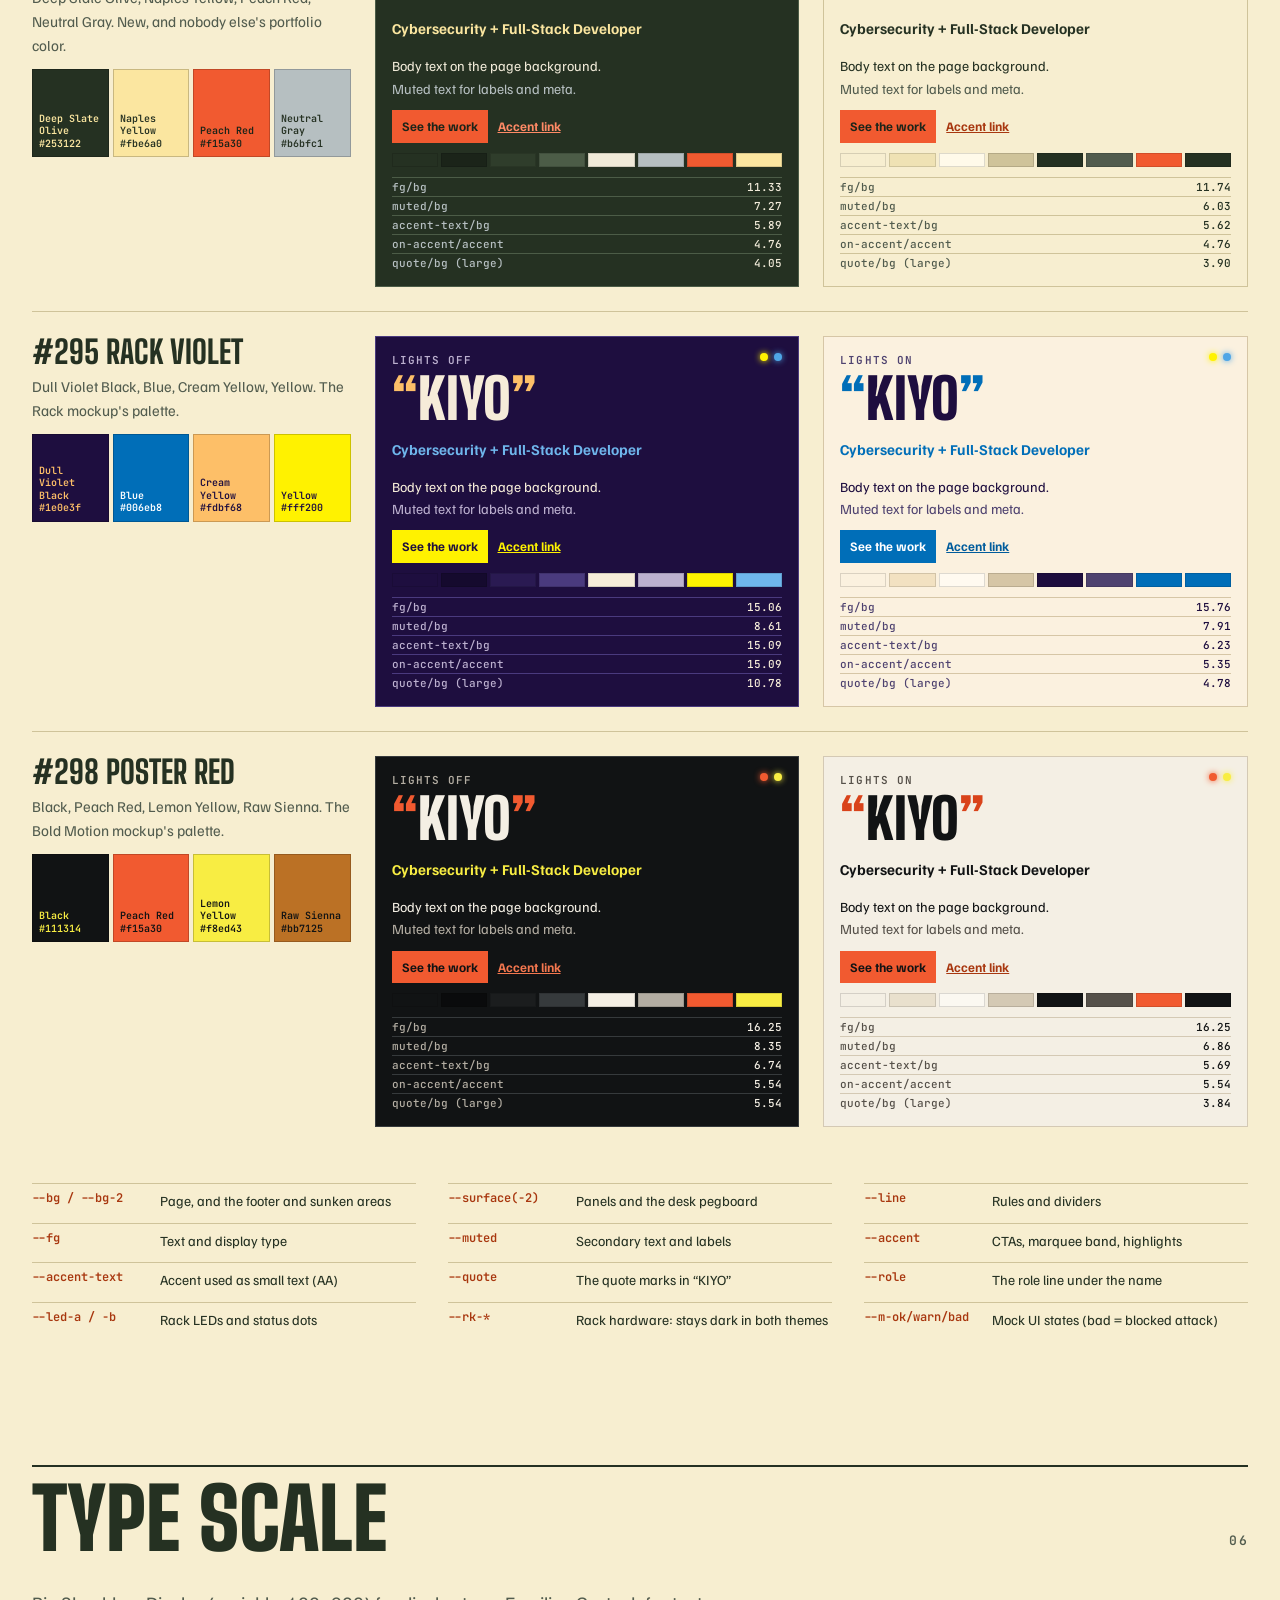
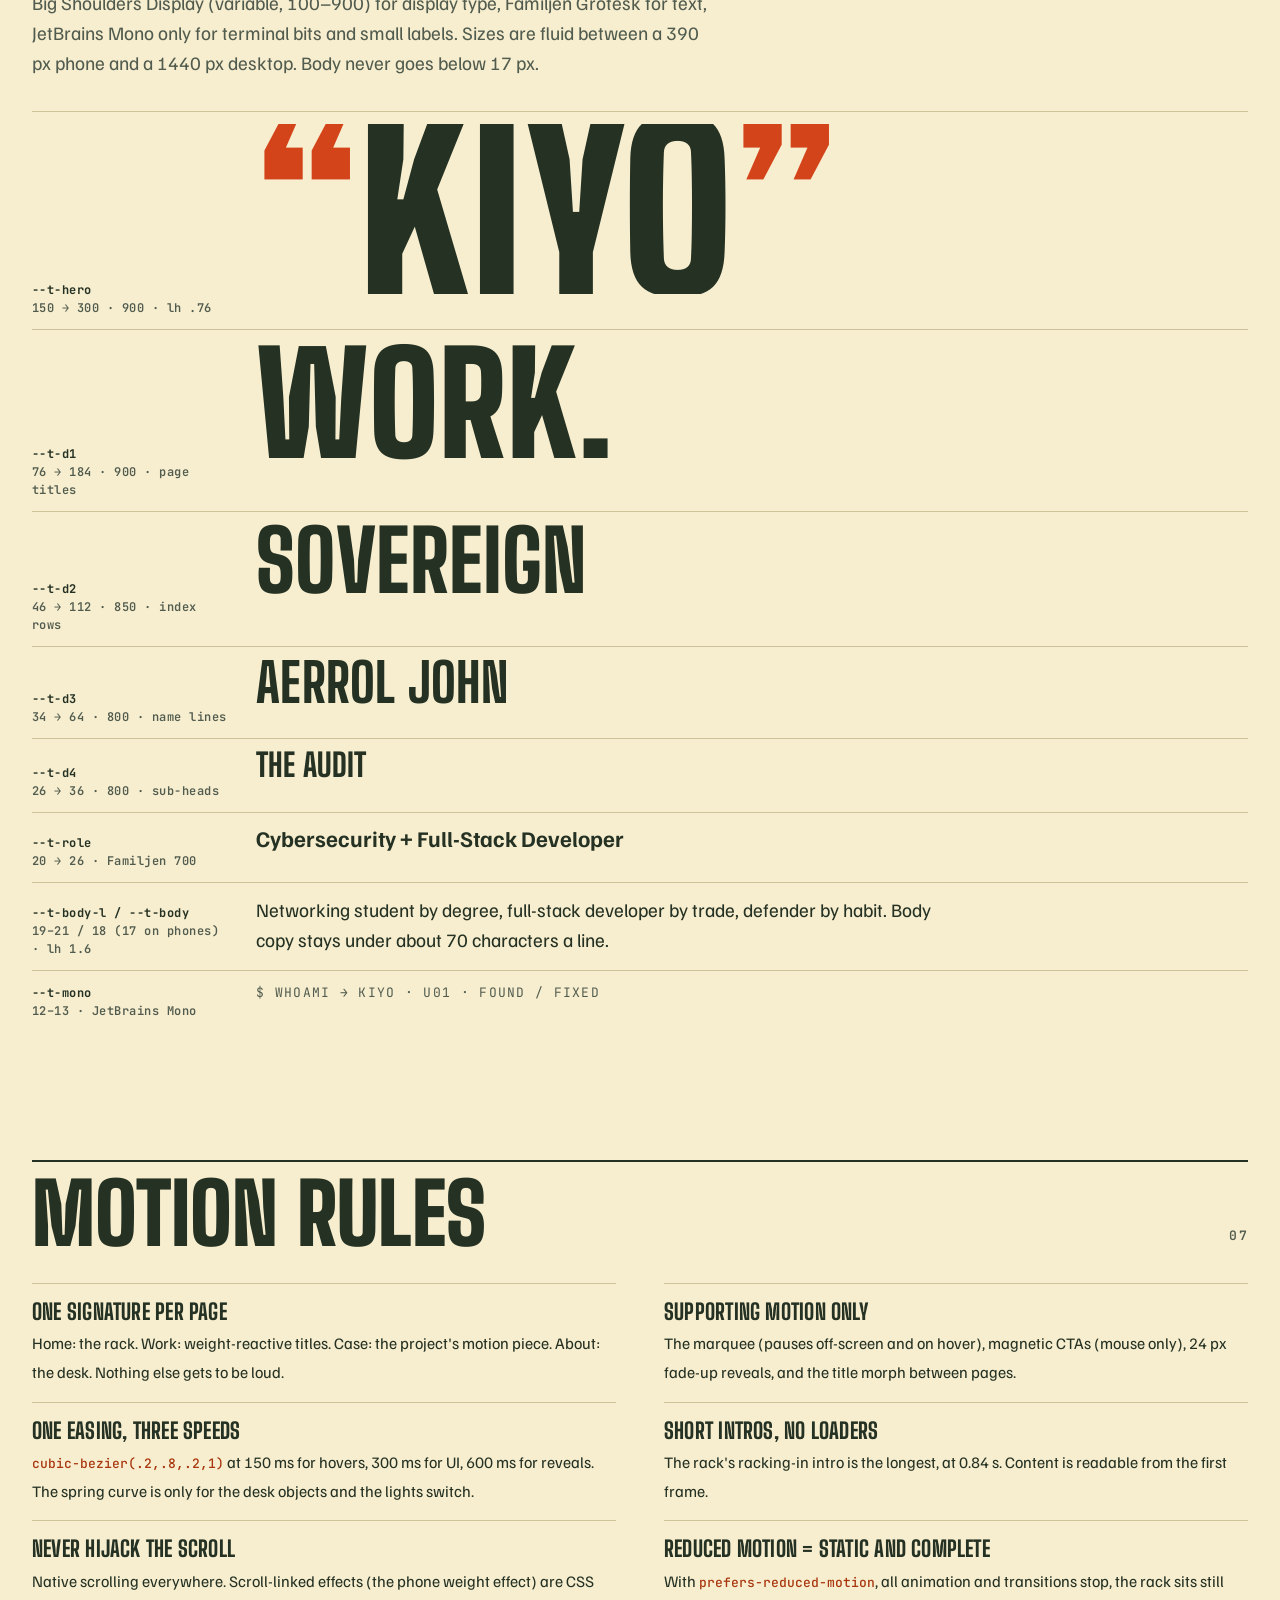
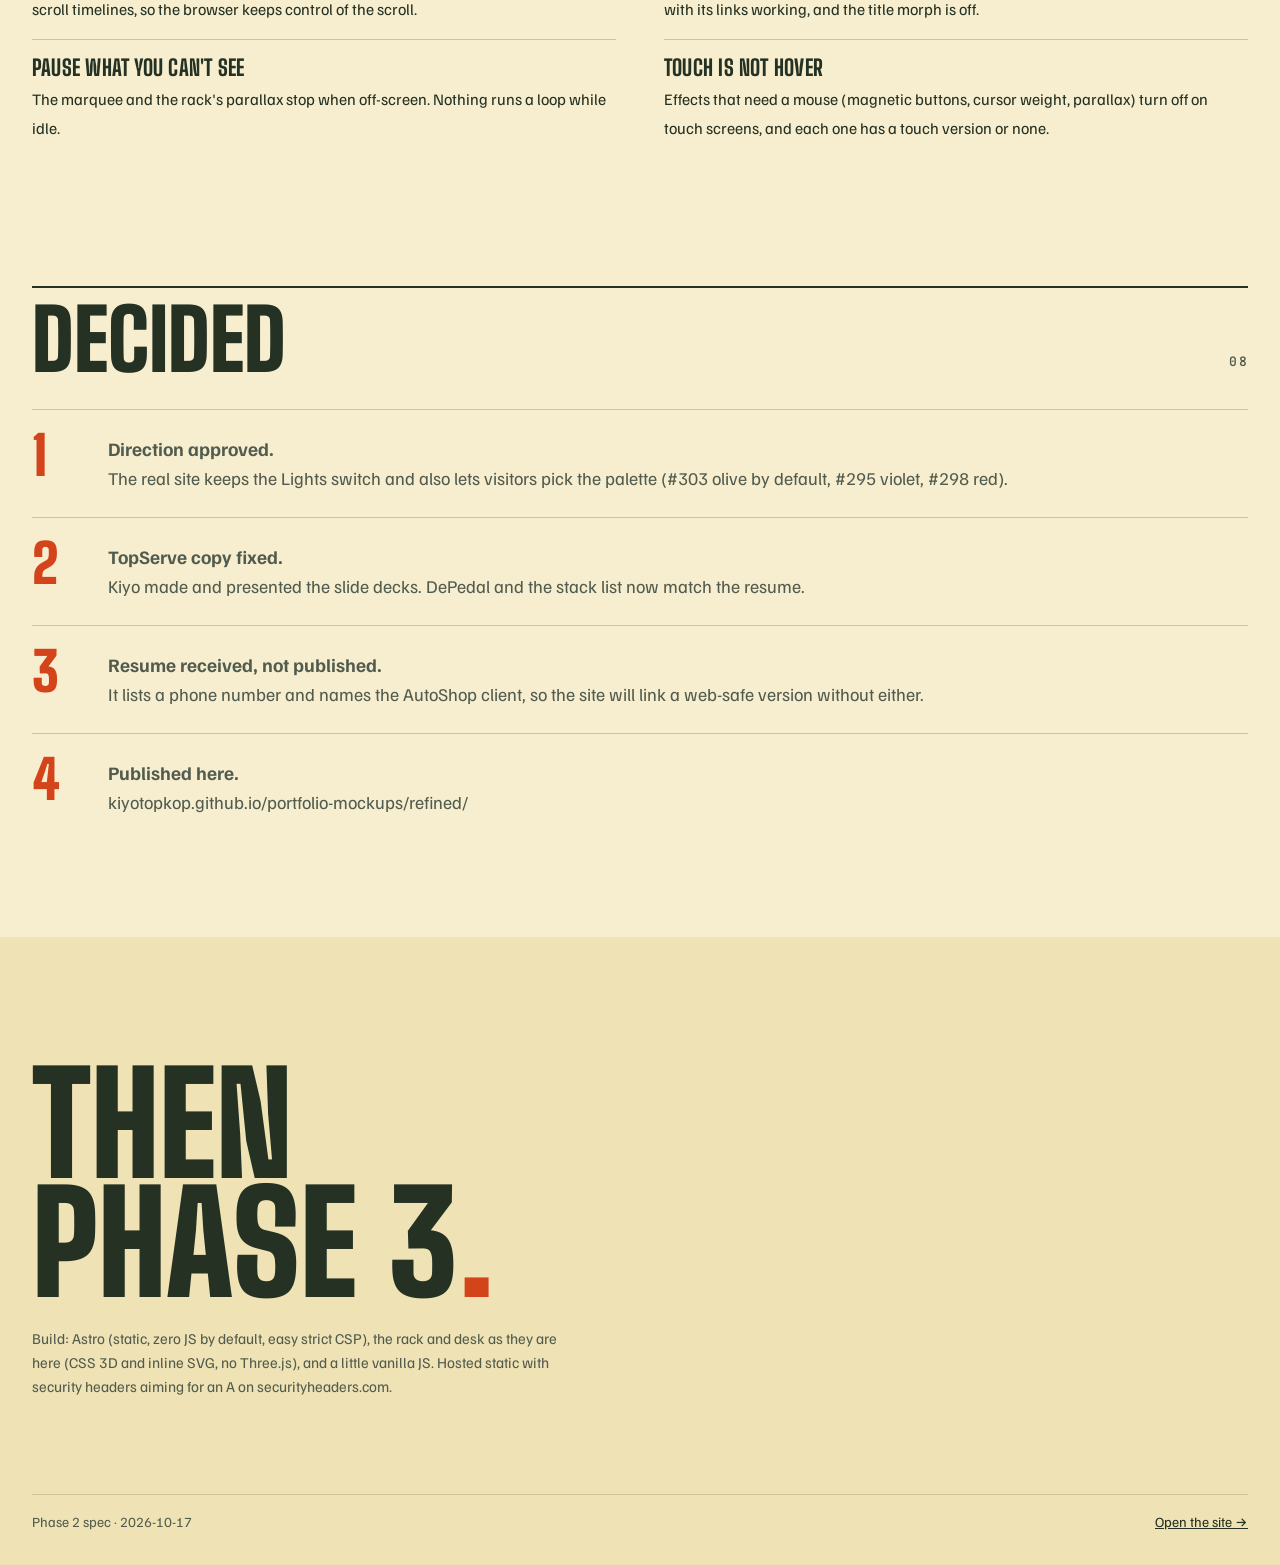
<file: refined/index.html>
<!doctype html>
<html lang="en" class="no-js">
<head>
<meta charset="utf-8">
<meta name="viewport" content="width=device-width, initial-scale=1">
<title>Rackmount · Phase 2 spec</title>
<meta name="description" content="Phase 2 refined direction for kiyotopkop.me: The Rack + Bold Motion + Kiyo's Desk merged into one system.">
<script>(function(){var d=document.documentElement,q=new URLSearchParams(location.search),p,t;try{p=q.get("p")||localStorage.getItem("kiyo-palette");t=q.get("t")||localStorage.getItem("kiyo-theme")}catch(e){}d.dataset.palette=/^[abc]$/.test(p)?p:"c";d.dataset.theme=t==="light"||t==="dark"?t:(matchMedia("(prefers-color-scheme: light)").matches?"light":"dark");if(q.has("clean"))d.dataset.clean=""})()</script>
<link rel="icon" href="assets/favicon.svg" type="image/svg+xml">
<link rel="preconnect" href="https://fonts.googleapis.com"><link rel="preconnect" href="https://fonts.gstatic.com" crossorigin>
<link href="https://fonts.googleapis.com/css2?family=Big+Shoulders+Display:wght@100..900&family=Familjen+Grotesk:wght@400..700&family=JetBrains+Mono:wght@400;600&display=swap" rel="stylesheet">
<link rel="stylesheet" href="assets/site.css">
<style>
.top{padding-top:110px}
.top .k{font:600 13px var(--font-mono);letter-spacing:.1em;text-transform:uppercase;color:var(--muted);margin:0}
.top h1{font:900 clamp(96px,17vw,300px)/.78 var(--font-display);text-transform:uppercase;margin:var(--s3) 0 0;letter-spacing:-.01em}
.top h1 span{color:var(--quote)}
.concept{display:grid;grid-template-columns:minmax(0,7fr) minmax(0,5fr);gap:var(--s7);margin-top:var(--s6);align-items:end}
.concept p{margin:0;font-size:clamp(20px,1.9vw,28px);line-height:1.35;max-width:36ch}
.open{display:grid;grid-template-columns:1fr 1fr;gap:0;border-top:2px solid var(--fg)}
.open a{display:flex;justify-content:space-between;align-items:baseline;padding:14px 0;border-bottom:1px solid var(--line);text-decoration:none;font:800 30px/1 var(--font-display);text-transform:uppercase}
.open a:nth-child(odd){padding-right:var(--s4);border-right:1px solid var(--line)}
.open a:nth-child(even){padding-left:var(--s4)}
.open a small{font:600 12px var(--font-mono);letter-spacing:.08em;color:var(--muted)}
.open a:hover{color:var(--accent-text)}
.tip{margin:var(--s4) 0 0;color:var(--muted);font-size:var(--t-small)}
.tip b{color:var(--fg)}

.s{padding-top:var(--s10)}
.s > h2{font:900 var(--t-d2)/.86 var(--font-display);text-transform:uppercase;margin:0 0 var(--s6);border-top:2px solid var(--fg);padding-top:var(--s4);display:flex;justify-content:space-between;gap:var(--s4);align-items:flex-end}
.s > h2 small{font:600 13px var(--font-mono);letter-spacing:.1em;color:var(--muted);padding-bottom:.5em}
.lede{font-size:var(--t-body-l);max-width:62ch;margin:0 0 var(--s6);color:var(--muted)}

/* decisions */
.dec{list-style:none;margin:0;padding:0;display:grid;grid-template-columns:repeat(3,minmax(0,1fr));gap:var(--s6)}
.dec li{border-top:1px solid var(--line);padding-top:var(--s4)}
.dec .q{font:600 12px var(--font-mono);letter-spacing:.12em;text-transform:uppercase;color:var(--muted)}
.dec .a{font:900 clamp(34px,3.6vw,54px)/.9 var(--font-display);text-transform:uppercase;margin:8px 0 var(--s3)}
.dec .a em{font-style:normal;color:var(--accent-text)}
.dec p{margin:0 0 .7em;font-size:16px}
.dec .alt{color:var(--muted)}

/* improvements */
.imp{list-style:none;margin:0;padding:0;counter-reset:i;columns:2;column-gap:var(--s7)}
.imp li{counter-increment:i;break-inside:avoid;display:grid;grid-template-columns:44px 1fr;gap:var(--s2);padding:var(--s4) 0;border-top:1px solid var(--line)}
.imp li::before{content:counter(i,decimal-leading-zero);font:600 13px var(--font-mono);color:var(--accent-text);padding-top:.3em}
.imp b{display:block}
.imp span{font-size:16px}

/* page flow */
.flow{display:grid;grid-template-columns:repeat(4,minmax(0,1fr));gap:0;border-top:2px solid var(--fg)}
.pg{padding:var(--s4) var(--s4) var(--s5);border-right:1px solid var(--line);position:relative}
.pg:first-child{padding-left:0}.pg:last-child{border-right:0}
.pg h3{font:900 clamp(40px,4vw,64px)/.85 var(--font-display);text-transform:uppercase;margin:0}
.pg .url{font:600 12px var(--font-mono);color:var(--muted);letter-spacing:.06em}
.pg .sig{margin:var(--s4) 0;padding:10px 12px;background:var(--accent);color:var(--on-accent);font-weight:700;font-size:15px;line-height:1.35}
.pg .sig small{display:block;font:600 11px var(--font-mono);letter-spacing:.12em;text-transform:uppercase;opacity:.75}
.pg ol{margin:0;padding-left:1.2em;font-size:15px}
.pg li{padding:3px 0}
.pg li::marker{font-family:var(--font-mono);color:var(--muted)}
.always{margin-top:var(--s4);padding-top:var(--s3);border-top:1px solid var(--line);font-size:var(--t-small);color:var(--muted)}
.always b{color:var(--fg)}

/* screens */
.scr{display:grid;grid-template-columns:minmax(0,1fr) 220px;gap:var(--s5);align-items:start;margin-bottom:var(--s8)}
.scr h3{grid-column:1/-1;font:800 var(--t-d4)/1 var(--font-display);text-transform:uppercase;margin:0;display:flex;gap:var(--s4);align-items:baseline}
.scr h3 a{font:600 13px var(--font-mono);letter-spacing:.06em;text-transform:none}
.scr .d{display:grid;gap:var(--s3)}
.scr img{width:100%;height:auto;border:1px solid var(--line);background:var(--bg-2)}
.scr .m{display:grid;gap:var(--s3)}
.scr .m img{border-radius:22px;border:6px solid var(--ink)}
.scr figcaption{font-size:14px;color:var(--muted);margin-top:4px}
.duo{display:grid;grid-template-columns:1fr 1fr;gap:var(--s3)}

/* tokens */
.pal{display:grid;grid-template-columns:minmax(0,3fr) minmax(0,4fr) minmax(0,4fr);gap:var(--s5);padding:var(--s5) 0;border-top:1px solid var(--line)}
.pal h3{font:800 var(--t-d4)/1 var(--font-display);text-transform:uppercase;margin:0 0 4px}
.pal h3 em{font-style:normal;color:var(--accent-text)}
.pal .why{font-size:15px;color:var(--muted);margin:6px 0 var(--s3)}
.wada{display:grid;grid-template-columns:repeat(4,1fr);gap:4px}
.wada div{aspect-ratio:1/1.15;display:flex;flex-direction:column;justify-content:flex-end;padding:6px;font:600 10px/1.25 var(--font-mono);border:1px solid #0003}
.mini{background:var(--bg);color:var(--fg);padding:16px 16px 14px;border:1px solid var(--line);position:relative}
.mini .t{font:600 11px var(--font-mono);letter-spacing:.1em;text-transform:uppercase;color:var(--muted);display:flex;justify-content:space-between}
.mini .n{font:900 56px/.8 var(--font-display);text-transform:uppercase;margin:10px 0 6px}
.mini .n span{color:var(--quote)}
.mini .r{font-weight:700;color:var(--role);font-size:15px}
.mini .b{font-size:14px;margin:4px 0 0}
.mini .mu{font-size:14px;color:var(--muted);margin:0}
.mini .row3{display:flex;align-items:center;gap:10px;margin-top:10px;flex-wrap:wrap}
.mini .btn{background:var(--accent);color:var(--on-accent);font-weight:700;font-size:13px;padding:6px 10px}
.mini .lk{color:var(--accent-text);font-weight:700;font-size:13px;text-decoration:underline}
.mini .leds{display:flex;gap:6px;margin-left:auto}
.mini .leds i{width:8px;height:8px;border-radius:50%;background:var(--led-a);box-shadow:0 0 6px var(--led-a)}
.mini .leds i+i{background:var(--led-b);box-shadow:0 0 6px var(--led-b)}
.mini .sw{display:flex;gap:3px;margin-top:10px}
.mini .sw i{flex:1;height:14px;border:1px solid #0002}
.mini table{width:100%;border-collapse:collapse;margin-top:10px;font:500 11px var(--font-mono);color:var(--muted)}
.mini td{padding:2px 0;border-top:1px solid var(--line)}
.mini td:last-child{text-align:right;color:var(--fg)}
.tok{display:grid;grid-template-columns:repeat(3,minmax(0,1fr));gap:4px var(--s6);margin-top:var(--s6);font-size:14px}
.tok div{display:grid;grid-template-columns:120px 1fr;gap:var(--s2);padding:6px 0;border-top:1px solid var(--line)}
.tok code{font:600 12px var(--font-mono);color:var(--accent-text)}

/* type */
.ty{display:grid;grid-template-columns:200px minmax(0,1fr);gap:var(--s2) var(--s5);align-items:baseline;padding:var(--s3) 0;border-top:1px solid var(--line)}
.ty .lbl{font:600 12px/1.5 var(--font-mono);color:var(--muted);letter-spacing:.04em}
.ty .lbl b{color:var(--fg);display:block}
.ty .sp{overflow:hidden;white-space:nowrap;text-overflow:clip}

/* motion */
.mo{list-style:none;margin:0;padding:0;display:grid;grid-template-columns:repeat(2,minmax(0,1fr));gap:0 var(--s7)}
.mo li{padding:var(--s4) 0;border-top:1px solid var(--line)}
.mo b{display:block;font:800 22px/1.1 var(--font-display);text-transform:uppercase;letter-spacing:.01em;margin-bottom:4px}
.mo span{font-size:16px}
.mo code{font:500 13px var(--font-mono);color:var(--accent-text)}

/* asks */
.ask{list-style:none;margin:0;padding:0;counter-reset:a}
.ask li{counter-increment:a;display:grid;grid-template-columns:64px 1fr;gap:var(--s3);padding:var(--s5) 0;border-top:1px solid var(--line)}
.ask li::before{content:counter(a);font:900 54px/.8 var(--font-display);color:var(--quote)}
.ask b{display:block;font-size:var(--t-body-l)}
.ask span{color:var(--muted)}

@media (max-width:900px){
  .top{padding-top:92px}
  .concept,.dec,.pal{grid-template-columns:1fr}
  .open{grid-template-columns:1fr}.open a:nth-child(odd){border-right:0;padding-right:0}.open a:nth-child(even){padding-left:0}
  .imp{columns:1}
  .flow{grid-template-columns:1fr}.pg{padding:var(--s4) 0;border-right:0;border-bottom:1px solid var(--line)}
  .scr{grid-template-columns:1fr}.scr .m{grid-template-columns:1fr 1fr}
  .tok{grid-template-columns:1fr}
  .ty{grid-template-columns:1fr}
  .mo{grid-template-columns:1fr}
}
</style>
</head>
<body>
<a class="skip" href="#main">Skip to content</a>
<header class="nav">
  <div class="wrap">
    <a class="logo" href="index.html" aria-label="Spec sheet">kiyo<i></i></a>
    <nav class="nav-links" aria-label="Pages">
      <a class="n" href="home.html">Home</a><a class="n" href="work.html">Work</a><a class="n ct" href="about.html">About</a>
      <button class="lights" type="button" aria-pressed="false"><span class="sw" aria-hidden="true"></span><span class="lbl">Lights off</span></button>
      <a class="res" href="home.html">Open site →</a>
    </nav>
    <button class="menu-btn" type="button" aria-expanded="false" aria-label="Open menu"><span></span><span></span></button>
  </div>
</header>
<div class="sheet" aria-label="Menu">
  <a href="home.html">Home</a><a href="work.html">Work</a><a href="autoshop.html">Case</a><a href="about.html">About</a>
  <button class="lights" type="button" aria-pressed="false"><span class="sw" aria-hidden="true"></span><span class="lbl">Lights off</span></button>
</div>

<main id="main">
<section class="top wrap">
  <p class="k">Phase 2 · refined direction · kiyotopkop.me</p>
  <h1>Rackmount<span>.</span></h1>
  <div class="concept">
    <p>A server room on the night shift, set in poster type. Every project is a unit in a rack, the name is set like a gig poster, and the About page is the desk the rack sits next to.</p>
    <div>
      <div class="open"><a href="home.html">Home <small>rack</small></a><a href="work.html">Work <small>weight</small></a><a href="autoshop.html">Case <small>motion</small></a><a href="about.html">About <small>desk</small></a></div>
      <p class="tip">These are working pages, not pictures. Use the <b>review bar</b> (bottom right) on any page to switch palette and theme.</p>
    </div>
  </div>
</section>

<section class="s wrap" id="answers">
  <h2>Your three answers <small>01</small></h2>
  <p class="lede">The three answers came through as blank placeholders, so I picked for you and kept every option switchable. Tell me if you want any of them changed.</p>
  <ol class="dec">
    <li><span class="q">Palette</span><p class="a">New combo: <em>#303</em></p>
      <p>Deep Slate Olive, Naples Yellow, Peach Red and Neutral Gray. It keeps Bold Motion's peach red and drops the black and purple that most dev portfolios use. Olive reads as field kit, which suits “defender by habit”, and the rack's hardware looks right in it.</p>
      <p class="alt">#295 Rack violet and #298 Poster red are one click away in the review bar.</p></li>
    <li><span class="q">Theme</span><p class="a">Dark <em>+</em> light</p>
      <p>Dark is the default (“lights off”): the rack's LEDs and the monitor glow carry the mood. Light follows the visitor's system setting, or the <b>Lights</b> switch in the nav. On the About page the desk lamp is the switch.</p>
      <p class="alt">Cost: one extra token set per palette. Everything passes WCAG AA in both.</p></li>
    <li><span class="q">Layout</span><p class="a">Multi-page</p>
      <p>Home, Work (plus a case page per project) and About. That gives each of your three picks its own page, which keeps the “one signature effect per page” rule. A recruiter still gets name, role, projects and contact on Home without clicking.</p>
      <p class="alt">One long page would have meant three big effects stacked on one scroll.</p></li>
  </ol>
</section>

<section class="s wrap" id="improved">
  <h2>What I improved <small>02</small></h2>
  <ol class="imp">
    <li><span><b>The rack is now CSS 3D, not WebGL.</b>Every unit is a real link: keyboard, screen readers and search engines can use it. No Three.js download (about 600 KB before compression), and the same rack runs on phones.</span></li>
    <li><span><b>One unit per project.</b>Six units for six projects. AdGuard and the local model moved inside Home Lab and Hermes instead of taking their own slots.</span></li>
    <li><span><b>Your K6 logo lives in the rack.</b>The LCD shows <code>$ whoami → kiyo</code>. Hover a unit and the LCD types out that project's one-liner, so there's no floating tooltip.</span></li>
    <li><span><b>Racking intro, touch rules, flat view.</b>Units slide into the rack on load in under 0.9 s. On phones, the first tap pulls a unit out and the second opens it. “Flat view” turns the rack to face you (the plain-view rule).</span></li>
    <li><span><b>Bold Motion's type, moved where it works.</b>The name is set poster-style next to the rack. The cursor-weight effect became the Work index signature, and on phones the weight follows scroll position in pure CSS.</span></li>
    <li><span><b>A security hook on Home.</b>“Before launch, I attacked my own app”: real found/fixed pairs from the AutoShop audit, checked against the seven migrations. The full audit is on the case page.</span></li>
    <li><span><b>The desk earns its place.</b>It's redrawn as a night scene in the site palette (monitor glow, a router-to-laptop cable with packets). Its objects now hold the About content (certifications, school, languages, home lab, Hermes, SOC practice) instead of repeating the projects.</span></li>
    <li><span><b>Phones get their own layout.</b>The name stacks, the rack shrinks and stays tappable, and the desk becomes a bigger, swipeable scene with cropped legs. Case-study motion pieces get a 9:16 cut in Phase 4.</span></li>
    <li><span><b>Title morph between pages.</b>The AutoShop title on Home and Work morphs into the case-study title using View Transitions. Browsers without support just load the page normally.</span></li>
    <li><span><b>Honest copy.</b>The Work page says up front that the repos are private and offers a walkthrough. Teammates are credited by name on DePedal.</span></li>
  </ol>
</section>

<section class="s wrap" id="flow">
  <h2>Page flow <small>03</small></h2>
  <div class="flow">
    <div class="pg"><h3>Home</h3><span class="url">/</span>
      <p class="sig"><small>Signature</small>The rack: pull-out units, LCD readout</p>
      <ol><li>Hero: name, role, line, CTAs, rack</li><li>Marquee band</li><li>Selected work: three rows with problem, role, stack and result</li><li>Before launch, I attacked my own app</li><li>Contact</li></ol></div>
    <div class="pg"><h3>Work</h3><span class="url">/work</span>
      <p class="sig"><small>Signature</small>Titles thin and glow under the cursor (scroll on phones)</p>
      <ol><li>WORK. + why there are no repo links</li><li>Six project rows, each with problem, role, stack and result</li><li>Contact</li></ol></div>
    <div class="pg"><h3>Case</h3><span class="url">/work/autoshop …</span>
      <p class="sig"><small>Signature</small>The project's motion mock-up</p>
      <ol><li>Title, summary, role, client, dates, stack</li><li>Motion mock-up (demo data)</li><li>Problem → My role → Approach → (Audit) → Result → Links</li><li>Next case</li><li>Contact</li></ol></div>
    <div class="pg"><h3>About</h3><span class="url">/about</span>
      <p class="sig"><small>Signature</small>The desk: clickable objects, lamp = lights</p>
      <ol><li>Hi, I'm Kiyo + bio + desk</li><li>Experience</li><li>Education</li><li>Certifications + LinkedIn verify</li><li>Stack &amp; tools</li><li>Languages</li><li>Contact</li></ol></div>
  </div>
  <p class="always"><b>On every page:</b> the nav (Work · About · Contact · Lights · Resume) and the contact footer (Available Dec 2026, email, LinkedIn, GitHub, Resume PDF, “How this site is secured”, security.txt).</p>
</section>

<section class="s wrap" id="screens">
  <h2>Desktop + mobile <small>04</small></h2>
  <p class="lede">Palette #303, dark theme, except where marked. Desktop at 1440 × 900, phone at 390 × 844.</p>
  <figure class="scr"><h3>Home <a href="home.html">open →</a></h3>
    <div class="d"><img src="shots/home-d.jpg" alt="Home, desktop: poster-type name beside a 3D server rack" loading="lazy"><div class="duo"><img src="shots/home-d-hover.jpg" alt="Home, desktop: AutoShop unit pulled out, LCD showing its one-liner" loading="lazy"><img src="shots/home-d-3.jpg" alt="Home, desktop: Before launch, I attacked my own app" loading="lazy"></div><figcaption>First screen · hovering a unit · the security section</figcaption></div>
    <div class="m"><img src="shots/home-m.jpg" alt="Home, phone: first screen" loading="lazy"><img src="shots/home-m-2.jpg" alt="Home, phone: the rack" loading="lazy"></div>
  </figure>
  <figure class="scr"><h3>Work <a href="work.html">open →</a></h3>
    <div class="d"><img src="shots/work-d.jpg" alt="Work, desktop: project titles with letters thinning near the cursor" loading="lazy"><figcaption>The cursor is over “Inventory”: nearby letters go thin and turn peach red.</figcaption></div>
    <div class="m"><img src="shots/work-m.jpg" alt="Work, phone: the row in the middle of the screen is heaviest" loading="lazy"></div>
  </figure>
  <figure class="scr"><h3>Case study <a href="autoshop.html">open →</a></h3>
    <div class="d"><img src="shots/case-d.jpg" alt="AutoShop case study, desktop: title, summary and meta" loading="lazy"><img src="shots/case-d-2.jpg" alt="AutoShop case study, desktop: approach and audit" loading="lazy"></div>
    <div class="m"><img src="shots/case-m.jpg" alt="AutoShop case study, phone" loading="lazy"></div>
  </figure>
  <figure class="scr"><h3>About <a href="about.html">open →</a></h3>
    <div class="d"><img src="shots/about-d.jpg" alt="About, desktop: night desk with the SOC practice note open" loading="lazy"><img src="shots/about-l.jpg" alt="About, desktop, light theme: the lamp is on" loading="lazy"><figcaption>Lights off with a desk note open · lights on (light theme)</figcaption></div>
    <div class="m"><img src="shots/about-m.jpg" alt="About, phone: swipeable desk" loading="lazy"><img src="shots/home-m-l.jpg" alt="Home, phone, light theme" loading="lazy"></div>
  </figure>
</section>

<section class="s wrap" id="tokens">
  <h2>Color tokens <small>05</small></h2>
  <p class="lede">Every color is a Sanzo Wada combination color, or a tint or shade of one where a surface or an AA text color needed it. Numbers are WCAG contrast ratios: 4.5 for text, 3 for large display type.</p>
  <div id="pals"></div>
  <div class="tok">
    <div><code>--bg / --bg-2</code><span>Page, and the footer and sunken areas</span></div>
    <div><code>--surface(-2)</code><span>Panels and the desk pegboard</span></div>
    <div><code>--line</code><span>Rules and dividers</span></div>
    <div><code>--fg</code><span>Text and display type</span></div>
    <div><code>--muted</code><span>Secondary text and labels</span></div>
    <div><code>--accent</code><span>CTAs, marquee band, highlights</span></div>
    <div><code>--accent-text</code><span>Accent used as small text (AA)</span></div>
    <div><code>--quote</code><span>The quote marks in “KIYO”</span></div>
    <div><code>--role</code><span>The role line under the name</span></div>
    <div><code>--led-a / -b</code><span>Rack LEDs and status dots</span></div>
    <div><code>--rk-*</code><span>Rack hardware: stays dark in both themes</span></div>
    <div><code>--m-ok/warn/bad</code><span>Mock UI states (bad = blocked attack)</span></div>
  </div>
</section>

<section class="s wrap" id="type">
  <h2>Type scale <small>06</small></h2>
  <p class="lede">Big Shoulders Display (variable, 100–900) for display type, Familjen Grotesk for text, JetBrains Mono only for terminal bits and small labels. Sizes are fluid between a 390 px phone and a 1440 px desktop. Body never goes below 17 px.</p>
  <div class="ty"><span class="lbl"><b>--t-hero</b>150 → 300 · 900 · lh .76</span><span class="sp display" style="font-size:var(--t-hero);font-weight:900;line-height:.76"><span style="color:var(--quote)">“</span>Kiyo<span style="color:var(--quote)">”</span></span></div>
  <div class="ty"><span class="lbl"><b>--t-d1</b>76 → 184 · 900 · page titles</span><span class="sp display" style="font-size:var(--t-d1);font-weight:900">Work.</span></div>
  <div class="ty"><span class="lbl"><b>--t-d2</b>46 → 112 · 850 · index rows</span><span class="sp display" style="font-size:var(--t-d2);font-weight:850">Sovereign</span></div>
  <div class="ty"><span class="lbl"><b>--t-d3</b>34 → 64 · 800 · name lines</span><span class="sp display" style="font-size:var(--t-d3)">Aerrol John</span></div>
  <div class="ty"><span class="lbl"><b>--t-d4</b>26 → 36 · 800 · sub-heads</span><span class="sp display" style="font-size:var(--t-d4)">The audit</span></div>
  <div class="ty"><span class="lbl"><b>--t-role</b>20 → 26 · Familjen 700</span><span class="sp" style="font:700 var(--t-role)/1.2 var(--font-body);color:var(--role)">Cybersecurity + Full-Stack Developer</span></div>
  <div class="ty"><span class="lbl"><b>--t-body-l / --t-body</b>19–21 / 18 (17 on phones) · lh 1.6</span><span style="font-size:var(--t-body-l);max-width:62ch">Networking student by degree, full-stack developer by trade, defender by habit. Body copy stays under about 70 characters a line.</span></div>
  <div class="ty"><span class="lbl"><b>--t-mono</b>12–13 · JetBrains Mono</span><span class="mono" style="text-transform:uppercase;letter-spacing:.1em;color:var(--muted)">$ whoami → kiyo · U01 · Found / Fixed</span></div>
</section>

<section class="s wrap" id="motion">
  <h2>Motion rules <small>07</small></h2>
  <ul class="mo">
    <li><b>One signature per page</b><span>Home: the rack. Work: weight-reactive titles. Case: the project's motion piece. About: the desk. Nothing else gets to be loud.</span></li>
    <li><b>Supporting motion only</b><span>The marquee (pauses off-screen and on hover), magnetic CTAs (mouse only), 24 px fade-up reveals, and the title morph between pages.</span></li>
    <li><b>One easing, three speeds</b><span><code>cubic-bezier(.2,.8,.2,1)</code> at 150 ms for hovers, 300 ms for UI, 600 ms for reveals. The spring curve is only for the desk objects and the lights switch.</span></li>
    <li><b>Short intros, no loaders</b><span>The rack's racking-in intro is the longest, at 0.84 s. Content is readable from the first frame.</span></li>
    <li><b>Never hijack the scroll</b><span>Native scrolling everywhere. Scroll-linked effects (the phone weight effect) are CSS scroll timelines, so the browser keeps control of the scroll.</span></li>
    <li><b>Reduced motion = static and complete</b><span>With <code>prefers-reduced-motion</code>, all animation and transitions stop, the rack sits still with its links working, and the title morph is off.</span></li>
    <li><b>Pause what you can't see</b><span>The marquee and the rack's parallax stop when off-screen. Nothing runs a loop while idle.</span></li>
    <li><b>Touch is not hover</b><span>Effects that need a mouse (magnetic buttons, cursor weight, parallax) turn off on touch screens, and each one has a touch version or none.</span></li>
  </ul>
</section>

<section class="s wrap" id="next">
  <h2>Decided <small>08</small></h2>
  <ol class="ask">
    <li><span><b>Direction approved.</b><span>The real site keeps the Lights switch and also lets visitors pick the palette (#303 olive by default, #295 violet, #298 red).</span></span></li>
    <li><span><b>TopServe copy fixed.</b><span>Kiyo made and presented the slide decks. DePedal and the stack list now match the resume.</span></span></li>
    <li><span><b>Resume received, not published.</b><span>It lists a phone number and names the AutoShop client, so the site will link a web-safe version without either.</span></span></li>
    <li><span><b>Published here.</b><span>kiyotopkop.github.io/portfolio-mockups/refined/</span></span></li>
  </ol>
</section>
</main>

<footer class="contact" id="contact" style="margin-top:var(--s9)">
  <div class="wrap">
    <p class="big">Then<br>Phase 3<span>.</span></p>
    <p class="meta" style="max-width:60ch">Build: Astro (static, zero JS by default, easy strict CSP), the rack and desk as they are here (CSS 3D and inline SVG, no Three.js), and a little vanilla JS. Hosted static with security headers aiming for an A on securityheaders.com.</p>
    <div class="foot"><span>Phase 2 spec · 2026-10-17</span><span><a href="home.html">Open the site →</a></span></div>
  </div>
</footer>

<script src="assets/site.js"></script>
<script>
(function(){
  const C = {"a-dark":{"fg/bg":15.06,"muted/bg":8.61,"accent-text/bg":15.09,"on-accent/accent":15.09,"quote/bg (large)":10.78},"a-light":{"fg/bg":15.76,"muted/bg":7.91,"accent-text/bg":6.23,"on-accent/accent":5.35,"quote/bg (large)":4.78},"b-dark":{"fg/bg":16.25,"muted/bg":8.35,"accent-text/bg":6.74,"on-accent/accent":5.54,"quote/bg (large)":5.54},"b-light":{"fg/bg":16.25,"muted/bg":6.86,"accent-text/bg":5.69,"on-accent/accent":5.54,"quote/bg (large)":3.84},"c-dark":{"fg/bg":11.33,"muted/bg":7.27,"accent-text/bg":5.89,"on-accent/accent":4.76,"quote/bg (large)":4.05},"c-light":{"fg/bg":11.74,"muted/bg":6.03,"accent-text/bg":5.62,"on-accent/accent":4.76,"quote/bg (large)":3.9}};
  const P = [
    ["c","#303 Field olive","recommended","Deep Slate Olive, Naples Yellow, Peach Red, Neutral Gray. New, and nobody else's portfolio color.",[["Deep Slate Olive","#253122","#fbe6a0"],["Naples Yellow","#fbe6a0","#253122"],["Peach Red","#f15a30","#1b2419"],["Neutral Gray","#b6bfc1","#253122"]]],
    ["a","#295 Rack violet","","Dull Violet Black, Blue, Cream Yellow, Yellow. The Rack mockup's palette.",[["Dull Violet Black","#1e0e3f","#fdbf68"],["Blue","#006eb8","#fff"],["Cream Yellow","#fdbf68","#1e0e3f"],["Yellow","#fff200","#1e0e3f"]]],
    ["b","#298 Poster red","","Black, Peach Red, Lemon Yellow, Raw Sienna. The Bold Motion mockup's palette.",[["Black","#111314","#f8ed43"],["Peach Red","#f15a30","#111314"],["Lemon Yellow","#f8ed43","#111314"],["Raw Sienna","#bb7125","#111314"]]],
  ];
  const mini = (p, t) => `<div class="mini" data-palette="${p}" data-theme="${t}"><div class="t"><span>${t === "dark" ? "Lights off" : "Lights on"}</span><span class="leds"><i></i><i></i></span></div><p class="n"><span>“</span>Kiyo<span>”</span></p><p class="r">Cybersecurity + Full-Stack Developer</p><p class="b">Body text on the page background.</p><p class="mu">Muted text for labels and meta.</p><div class="row3"><span class="btn">See the work</span><span class="lk">Accent link</span></div><div class="sw"><i style="background:var(--bg)"></i><i style="background:var(--bg-2)"></i><i style="background:var(--surface)"></i><i style="background:var(--line)"></i><i style="background:var(--fg)"></i><i style="background:var(--muted)"></i><i style="background:var(--accent)"></i><i style="background:var(--role)"></i></div><table>${Object.entries(C[p + "-" + t]).map(([k, v]) => `<tr><td>${k}</td><td>${v.toFixed(2)}</td></tr>`).join("")}</table></div>`;
  document.getElementById("pals").innerHTML = P.map(([k, n, rec, why, sw]) => `<div class="pal"><div><h3>${n}${rec ? ` <em>· ${rec}</em>` : ""}</h3><p class="why">${why}</p><div class="wada">${sw.map(([nm, hx, ink]) => `<div style="background:${hx};color:${ink}"><span>${nm}</span><span>${hx}</span></div>`).join("")}</div></div>${mini(k, "dark")}${mini(k, "light")}</div>`).join("");
})();
</script>
</body>
</html>
</file>
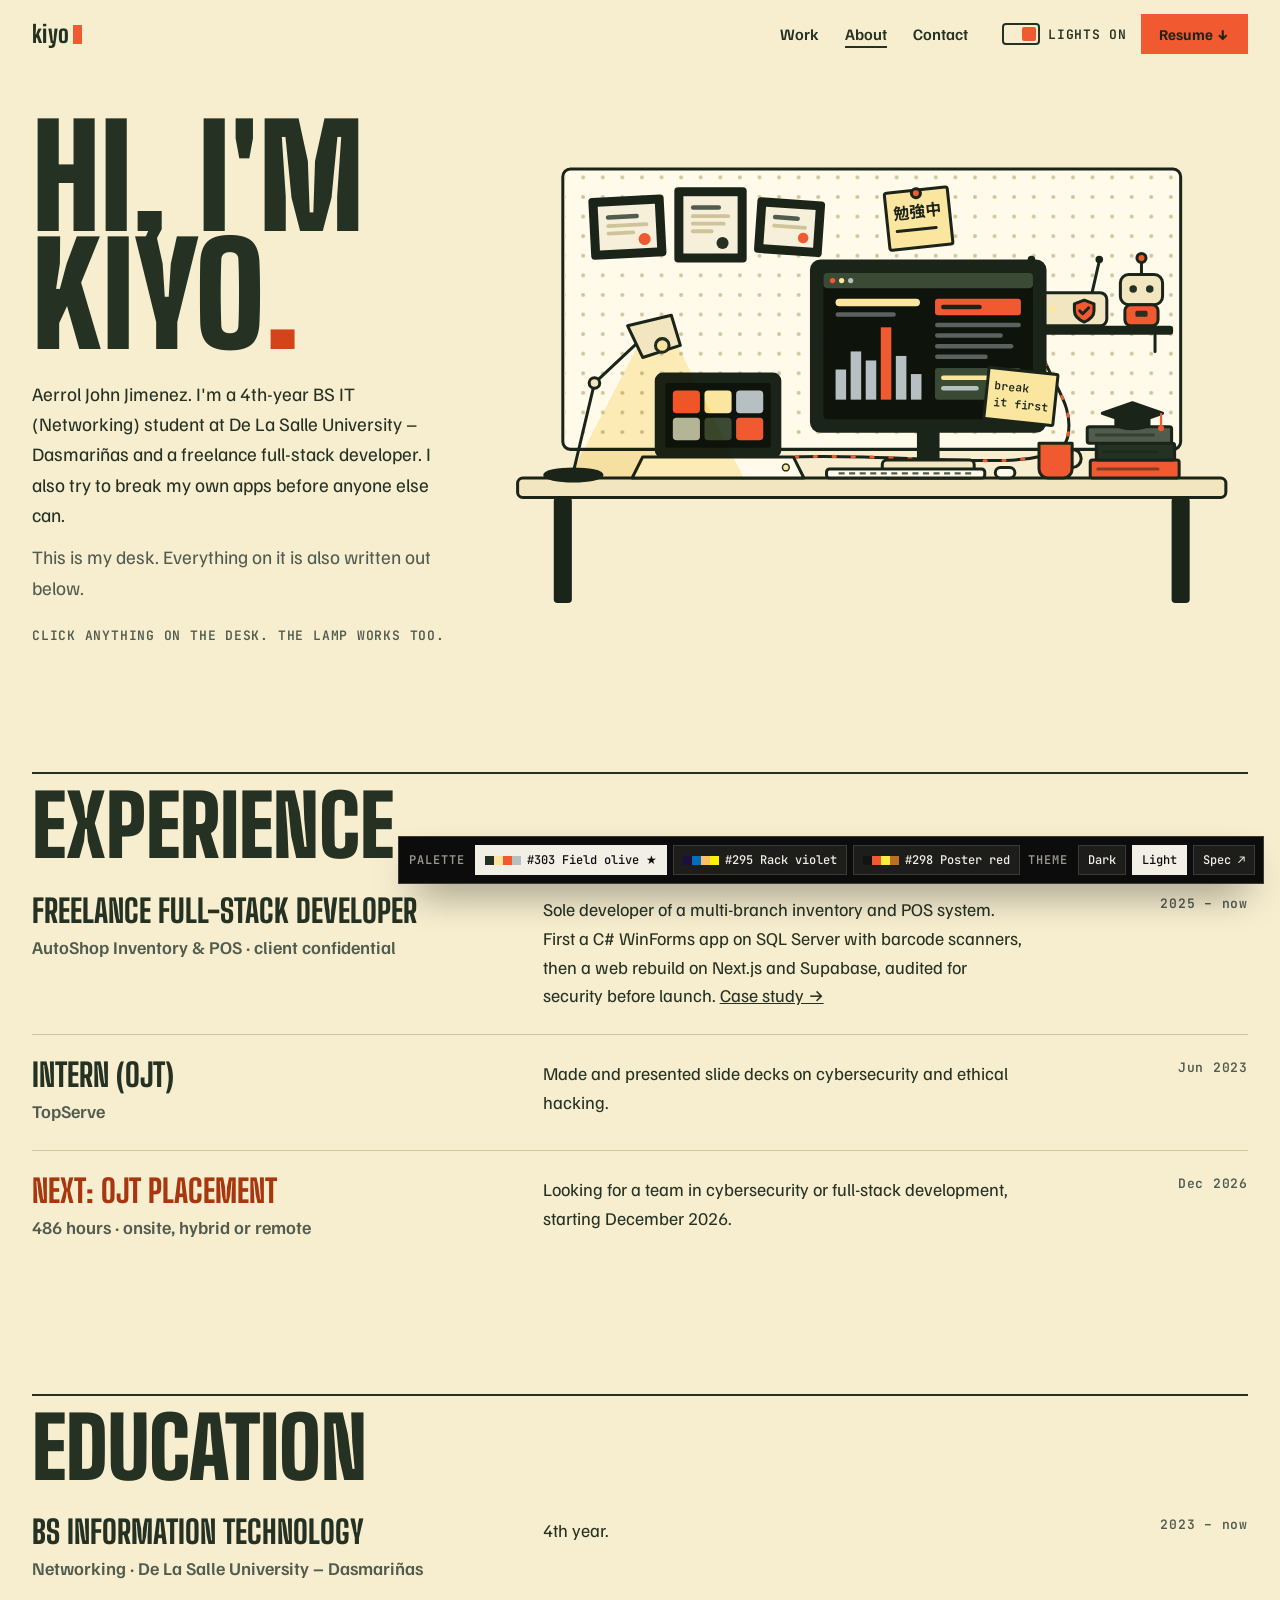
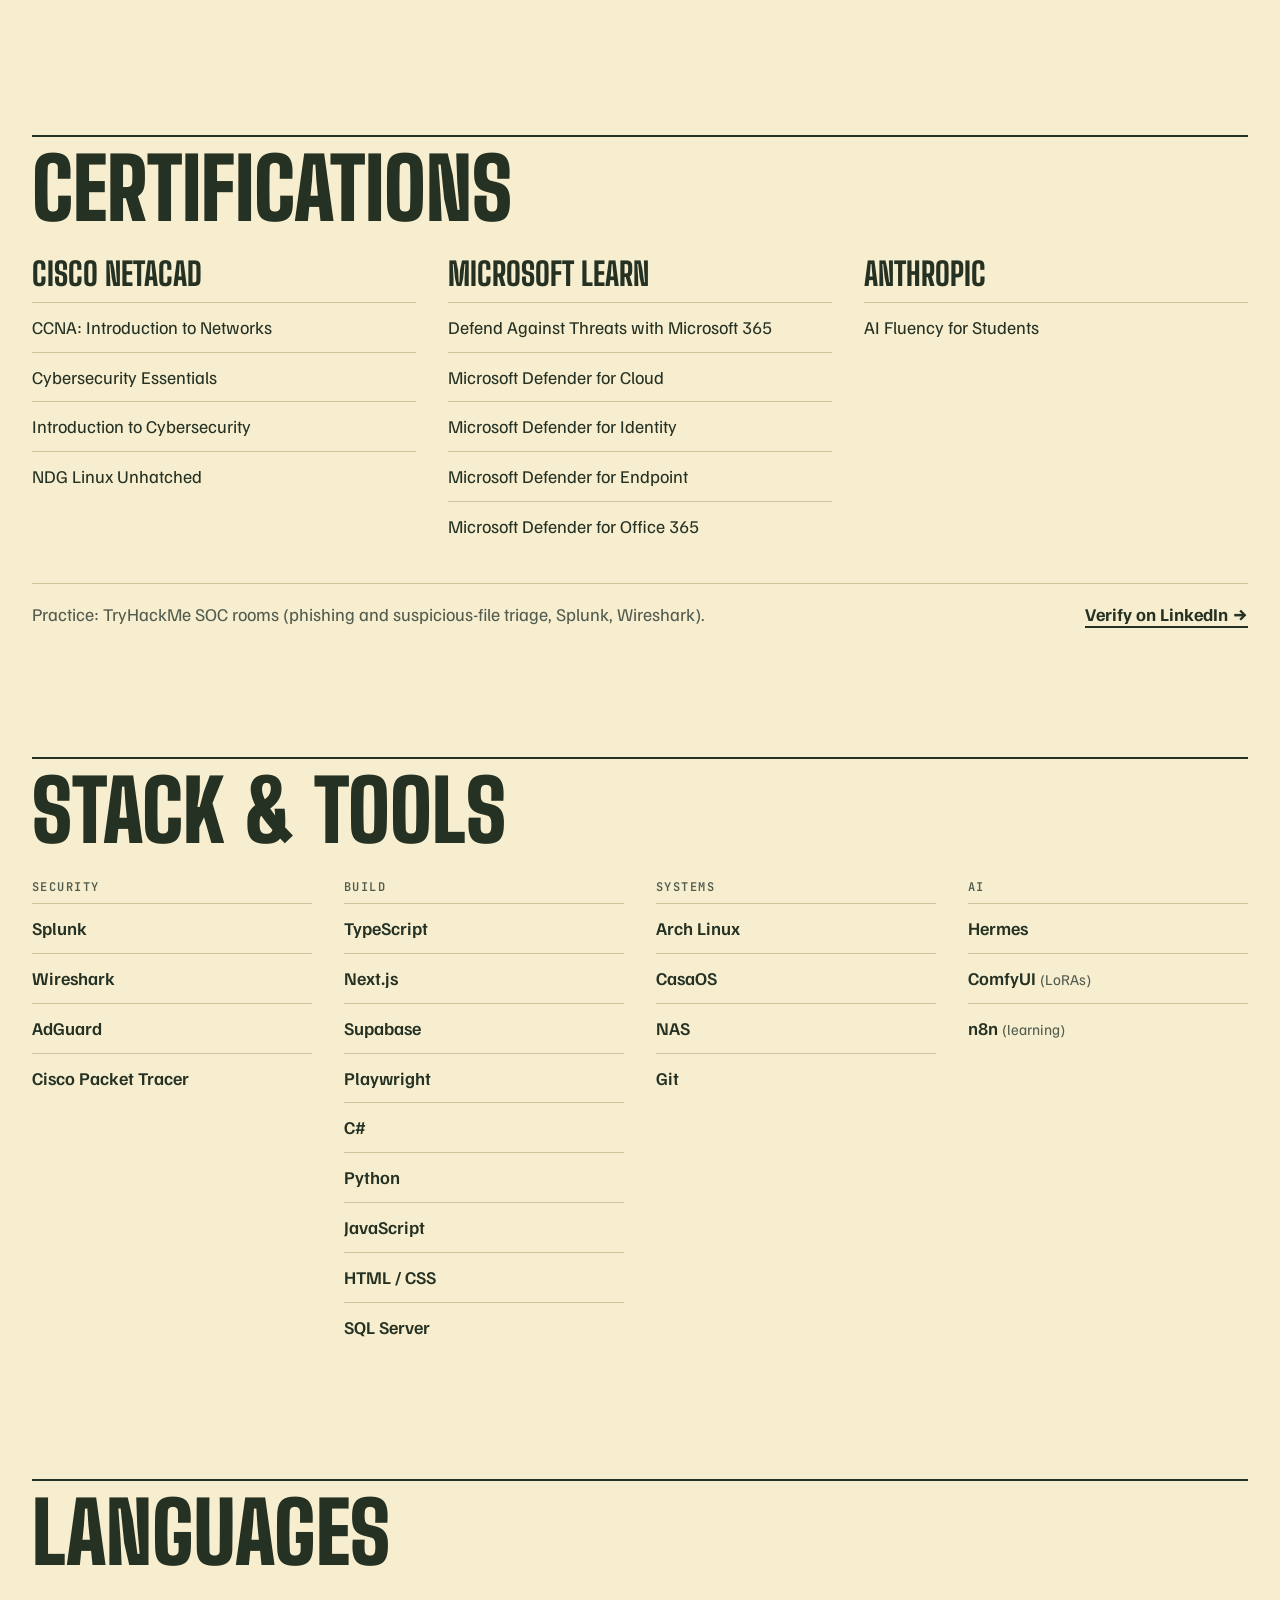
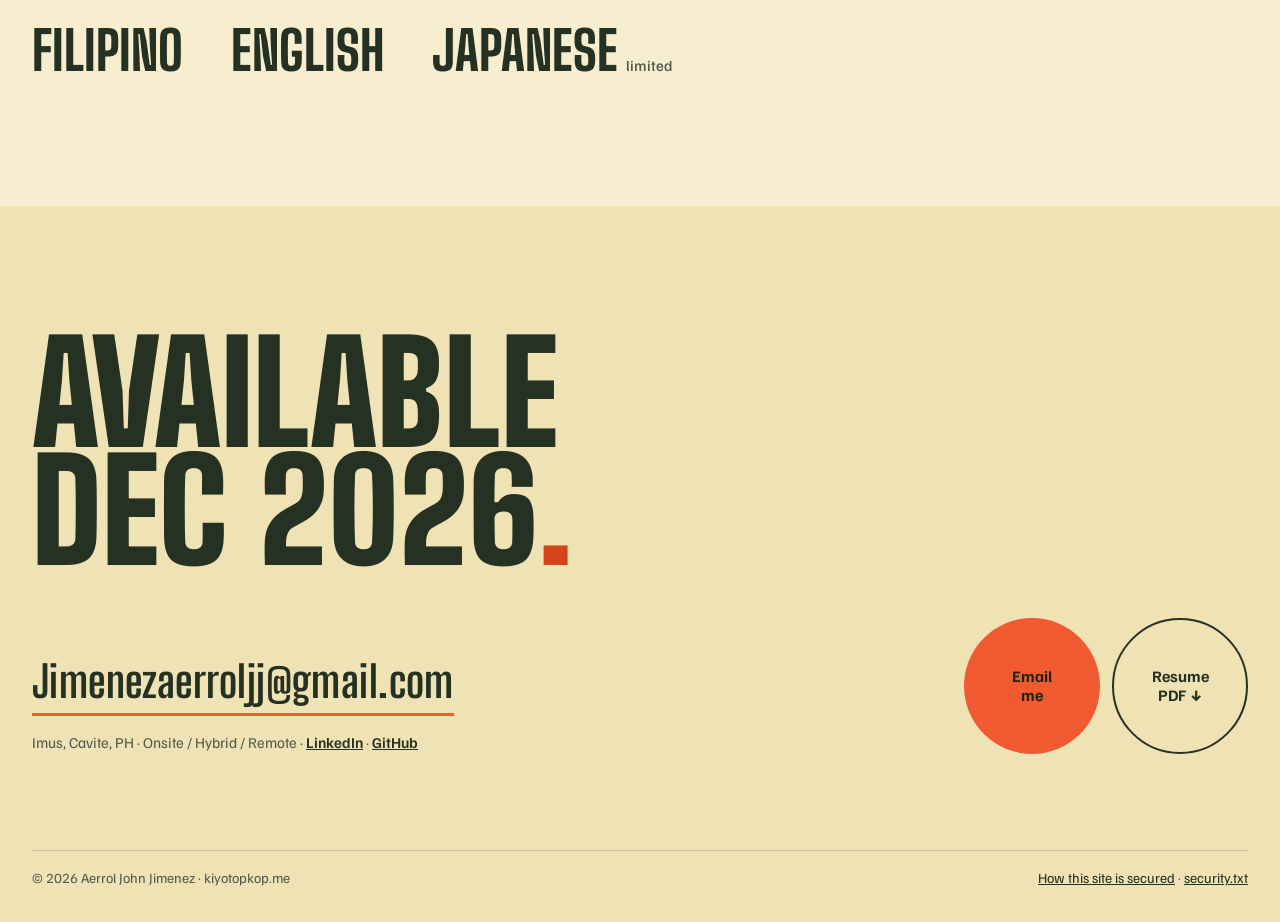
<file: refined/about.html>
<!doctype html>
<html lang="en" class="no-js">
<head>
<meta charset="utf-8">
<meta name="viewport" content="width=device-width, initial-scale=1">
<title>About · Kiyo Jimenez</title>
<meta name="description" content="About Aerrol John “Kiyo” Jimenez: experience, education, certifications and the tools on his desk.">
<script>(function(){var d=document.documentElement,q=new URLSearchParams(location.search),p,t;try{p=q.get("p")||localStorage.getItem("kiyo-palette");t=q.get("t")||localStorage.getItem("kiyo-theme")}catch(e){}d.dataset.palette=/^[abc]$/.test(p)?p:"c";d.dataset.theme=t==="light"||t==="dark"?t:(matchMedia("(prefers-color-scheme: light)").matches?"light":"dark");if(q.has("clean"))d.dataset.clean=""})()</script>
<link rel="icon" href="assets/favicon.svg" type="image/svg+xml">
<link rel="preconnect" href="https://fonts.googleapis.com"><link rel="preconnect" href="https://fonts.gstatic.com" crossorigin>
<link href="https://fonts.googleapis.com/css2?family=Big+Shoulders+Display:wght@100..900&family=Familjen+Grotesk:wght@400..700&family=JetBrains+Mono:wght@400;600&display=swap" rel="stylesheet">
<link href="https://fonts.googleapis.com/css2?family=Noto+Sans+JP:wght@700&text=%E5%8B%89%E5%BC%B7%E4%B8%AD&display=swap" rel="stylesheet">
<link rel="stylesheet" href="assets/site.css">
<style>
.hero{padding-top:118px;display:grid;grid-template-columns:minmax(0,4fr) minmax(0,7fr);gap:var(--s6);align-items:center}
.hero h1{font:900 var(--t-d1)/.84 var(--font-display);text-transform:uppercase;margin:0}
.hero h1 span{color:var(--quote)}
.bio{margin:var(--s5) 0 0;font-size:var(--t-body-l);max-width:40ch}
.bio + .bio{margin-top:var(--s3);color:var(--muted)}
.hint{margin:var(--s5) 0 0;font:600 13px var(--font-mono);letter-spacing:.06em;text-transform:uppercase;color:var(--muted)}
.hint .tp{display:none}@media (hover:none){.hint .hv{display:none}.hint .tp{display:inline}}

/* ── the desk (signature) ── */
.desk{position:relative}
.desk svg{width:100%;height:auto;overflow:visible}
.ink{stroke:var(--ink);stroke-width:4;stroke-linejoin:round;stroke-linecap:round}
.f-bg{fill:var(--bg)}.f-bg2{fill:var(--bg-2)}.f-sf{fill:var(--surface)}.f-sf2{fill:var(--surface-2)}.f-line{fill:var(--line)}
.f-fg{fill:var(--fg)}.f-mu{fill:var(--muted)}.f-ac{fill:var(--accent)}.f-ro{fill:var(--role)}.f-ink{fill:var(--ink)}.f-scr{fill:var(--rk-lcd)}.f-led{fill:var(--led-b)}
:root{--d-note:#fbe6a0;--d-paper:#f6efd9}[data-palette="a"]{--d-note:#fdbf68;--d-paper:#f6ecd9}[data-palette="b"]{--d-note:#f8ed43;--d-paper:#f4efe4}
.f-note{fill:var(--d-note)}.f-paper{fill:var(--d-paper)}.f-sl{fill:var(--rk-label)}.f-ss{fill:var(--rk-sub)}.f-sp{fill:var(--rk-face)}.f-sp2{fill:var(--rk-face-2)}
.s-ac{stroke:var(--accent)}.s-mu{stroke:var(--muted)}.s-fg{stroke:var(--fg)}
.hot{cursor:pointer;outline:none;transform-box:fill-box;transform-origin:50% 100%;transition:transform .4s var(--ease-spring)}
.hot:hover,.hot:focus-visible,.hot.on{transform:translateY(-7px) rotate(-1.5deg)}
.hot:focus-visible .ol{stroke:var(--accent);stroke-width:6}
.glow{opacity:.2;transition:opacity var(--d3) var(--ease)}
[data-theme="light"] .glow{opacity:0}
.cone{opacity:0;transition:opacity var(--d3) var(--ease)}
[data-theme="light"] .cone{opacity:.6}
.cone{mix-blend-mode:multiply}
.bulb{fill:var(--line);transition:fill var(--d3)}
[data-theme="light"] .bulb{fill:var(--d-note)}
.led{animation:led 1.6s steps(1) infinite}
@keyframes led{50%{opacity:.25}}
.eyes{animation:eyes 4.5s infinite;transform-box:fill-box;transform-origin:center}
@keyframes eyes{0%,93%,100%{transform:scaleY(1)}96%{transform:scaleY(.1)}}
.steam{animation:steam 3.2s ease-in-out infinite;opacity:0}
.steam + .steam{animation-delay:1.1s}
@keyframes steam{0%{transform:translateY(8px);opacity:0}40%{opacity:.7}100%{transform:translateY(-16px);opacity:0}}
.packets{stroke-dasharray:3 22;animation:pk 1.4s linear infinite}
@keyframes pk{to{stroke-dashoffset:-50}}
.ping{transform-box:fill-box;transform-origin:center;animation:ping 2.2s var(--ease) infinite}
@keyframes ping{0%{transform:scale(.6);opacity:.9}100%{transform:scale(2.6);opacity:0}}
.jp{font:700 21px "Noto Sans JP",sans-serif}
.hand{font:600 15px var(--font-mono)}
.swipe{display:none;justify-content:center;gap:10px;margin:6px 0 0;font:600 12px var(--font-mono);letter-spacing:.08em;text-transform:uppercase;color:var(--muted)}
.bubble{position:absolute;z-index:5;width:300px;background:var(--surface);color:var(--fg);border:2px solid var(--fg);padding:16px 18px 14px;box-shadow:8px 8px 0 var(--ink);transform:translate(-50%,calc(-100% - 16px)) scale(.94);opacity:0;pointer-events:none;transition:opacity var(--d1),transform var(--d2) var(--ease-spring)}
.bubble.show{opacity:1;transform:translate(-50%,calc(-100% - 16px));pointer-events:auto}
.bubble.below{transform:translate(-50%,16px) scale(.94)}.bubble.below.show{transform:translate(-50%,16px)}
.bubble b{display:block;font:800 22px/1 var(--font-display);text-transform:uppercase;letter-spacing:.02em}
.bubble p{margin:8px 0 0;font-size:16px;line-height:1.5}
.bubble a{display:inline-block;margin-top:8px;font-weight:700;font-size:15px}
.bubble .x{position:absolute;top:6px;right:8px;background:none;border:0;color:var(--muted);font-size:20px;cursor:pointer;padding:4px 6px}

/* ── plain sections ── */
.sec{padding-top:var(--s10)}
.sec h2{font:900 var(--t-d2)/.86 var(--font-display);text-transform:uppercase;margin:0 0 var(--s6);border-top:2px solid var(--fg);padding-top:var(--s4)}
.xp{list-style:none;margin:0;padding:0}
.xp li{display:grid;grid-template-columns:minmax(0,5fr) minmax(0,5fr) minmax(0,2fr);gap:var(--s5);padding:var(--s5) 0;border-top:1px solid var(--line)}
.xp li:first-child{border-top:0;padding-top:0}
.xp h3{font:800 var(--t-d4)/1 var(--font-display);text-transform:uppercase;margin:0}
.xp .org{display:block;font-weight:600;margin-top:6px;color:var(--muted)}
.xp p{margin:0;max-width:52ch}
.xp time,.xp .when{font:600 13px var(--font-mono);letter-spacing:.06em;color:var(--muted);text-align:right}
.xp .now h3{color:var(--accent-text)}
.certs{display:grid;grid-template-columns:repeat(3,minmax(0,1fr));gap:var(--s6)}
.certs h3{font:800 var(--t-d4)/1 var(--font-display);text-transform:uppercase;margin:0 0 var(--s3)}
.certs ul,.tools ul{list-style:none;margin:0;padding:0}
.certs li,.tools li{padding:10px 0;border-top:1px solid var(--line)}
.verify{display:flex;flex-wrap:wrap;justify-content:space-between;gap:var(--s4);margin-top:var(--s6);padding-top:var(--s4);border-top:1px solid var(--line);color:var(--muted)}
.verify p{margin:0}
.verify a{font-weight:700;color:var(--fg);text-underline-offset:5px;text-decoration-thickness:2px}
.tools{display:grid;grid-template-columns:repeat(4,minmax(0,1fr));gap:var(--s6)}
.tools h3{font:600 12px var(--font-mono);letter-spacing:.12em;text-transform:uppercase;color:var(--muted);margin:0 0 var(--s2)}
.tools li{font-weight:600}
.tools li small{font-weight:400;color:var(--muted)}
.langs{display:flex;flex-wrap:wrap;gap:var(--s2) var(--s7);font:800 var(--t-d3)/1 var(--font-display);text-transform:uppercase}
.langs small{font:500 var(--t-small) var(--font-body);text-transform:none;color:var(--muted);margin-left:8px}

@media (max-width:900px){
  .hero{grid-template-columns:1fr;padding-top:96px;gap:var(--s5)}
  .desk{margin:0 -16px}
  .pan{overflow-x:auto;overscroll-behavior-x:contain;scrollbar-width:none;-webkit-overflow-scrolling:touch}
  .pan::-webkit-scrollbar{display:none}
  .pan svg{width:165%;max-width:none}
  .swipe{display:flex!important}
  .bubble{position:relative;left:auto!important;top:auto!important;width:auto;margin:var(--s3) 8px 0;transform:none;display:none}
  .bubble.show{display:block;transform:none}
  .xp li{grid-template-columns:1fr;gap:var(--s2)}
  .xp time,.xp .when{text-align:left;order:-1}
  .certs,.tools{grid-template-columns:1fr;gap:var(--s5)}
  .sec{padding-top:var(--s9)}
}
</style>
</head>
<body>
<a class="skip" href="#main">Skip to content</a>
<header class="nav">
  <div class="wrap">
    <a class="logo" href="home.html" aria-label="kiyo, home">kiyo<i></i></a>
    <nav class="nav-links" aria-label="Main">
      <a class="n" href="work.html">Work</a><a class="n" href="about.html" aria-current="page">About</a><a class="n ct" href="#contact">Contact</a>
      <button class="lights" type="button" aria-pressed="false"><span class="sw" aria-hidden="true"></span><span class="lbl">Lights off</span></button>
      <a class="res" href="#resume">Resume ↓</a>
    </nav>
    <button class="menu-btn" type="button" aria-expanded="false" aria-label="Open menu"><span></span><span></span></button>
  </div>
</header>
<div class="sheet" aria-label="Menu">
  <a href="home.html">Home</a><a href="work.html">Work</a><a href="about.html">About</a><a href="#contact">Contact</a>
  <button class="lights" type="button" aria-pressed="false"><span class="sw" aria-hidden="true"></span><span class="lbl">Lights off</span></button>
  <p class="sm">Jimenezaerroljj@gmail.com · Imus, Cavite, PH</p>
</div>

<main id="main">
<section class="hero wrap">
  <div>
    <h1>Hi, I'm<br>Kiyo<span>.</span></h1>
    <p class="bio">Aerrol John Jimenez. I'm a 4th-year BS IT (Networking) student at De La Salle University – Dasmariñas and a freelance full-stack developer. I also try to break my own apps before anyone else can.</p>
    <p class="bio">This is my desk. Everything on it is also written out below.</p>
    <p class="hint"><span class="hv">Click anything on the desk. The lamp works too.</span><span class="tp">Tap anything on the desk. The lamp works too.</span></p>
  </div>

  <div class="desk" id="desk">
    <div class="pan" id="pan">
    <svg viewBox="0 0 1000 620" role="group" aria-label="My desk. Each object opens a short note.">
      <defs>
        <pattern id="peg" width="26" height="26" patternUnits="userSpaceOnUse"><circle cx="13" cy="13" r="2.6" class="f-line"/></pattern>
        <filter id="blur" x="-50%" y="-50%" width="200%" height="200%"><feGaussianBlur stdDeviation="40"/></filter>
      </defs>
      <!-- pegboard wall -->
      <rect x="90" y="28" width="820" height="372" rx="10" class="f-sf ink"/>
      <rect x="92" y="30" width="816" height="368" rx="9" fill="url(#peg)"/>
      <!-- monitor glow (lights off) -->
      <ellipse class="glow f-led" cx="575" cy="270" rx="230" ry="150" filter="url(#blur)"/>

      <!-- certificates -->
      <g class="hot" data-k="certs" tabindex="0" role="button" aria-label="Framed certificates">
        <g transform="rotate(-3 175 110)"><rect class="ol ink f-ink" x="128" y="66" width="96" height="78" rx="3"/><rect x="138" y="76" width="76" height="58" class="f-paper"/><rect x="148" y="88" width="44" height="6" rx="3" class="f-mu"/><rect x="148" y="100" width="56" height="5" rx="2.5" class="f-line"/><rect x="148" y="110" width="38" height="5" rx="2.5" class="f-line"/><circle cx="198" cy="122" r="8" class="f-ac"/></g>
        <g><rect class="ol ink f-ink" x="240" y="54" width="92" height="96" rx="3"/><rect x="250" y="64" width="72" height="76" class="f-paper"/><rect x="260" y="76" width="40" height="6" rx="3" class="f-mu"/><rect x="260" y="88" width="52" height="5" rx="2.5" class="f-line"/><rect x="260" y="98" width="46" height="5" rx="2.5" class="f-line"/><rect x="260" y="108" width="30" height="5" rx="2.5" class="f-line"/><circle cx="302" cy="126" r="8" class="f-ro"/></g>
        <g transform="rotate(4 390 104)"><rect class="ol ink f-ink" x="348" y="70" width="86" height="70" rx="3"/><rect x="358" y="80" width="66" height="50" class="f-paper"/><rect x="368" y="90" width="36" height="6" rx="3" class="f-mu"/><rect x="368" y="102" width="46" height="5" rx="2.5" class="f-line"/><circle cx="410" cy="118" r="7" class="f-ac"/></g>
      </g>

      <!-- shelf + router (AdGuard) + robot (Hermes) -->
      <rect x="690" y="236" width="210" height="12" rx="4" class="f-ink"/>
      <path d="M716 248 v22 M876 248 v22" class="ink"/>
      <g class="hot" data-k="adguard" tabindex="0" role="button" aria-label="Router: AdGuard DNS filtering">
        <path d="M722 194 L712 150 M792 194 L802 150" class="ink"/><circle cx="712" cy="148" r="5" class="f-ink"/><circle cx="802" cy="148" r="5" class="f-ink"/>
        <rect class="ol ink f-sf2" x="704" y="192" width="108" height="44" rx="9"/>
        <circle class="led f-ac" cx="724" cy="214" r="4.5"/><circle class="led f-led" cx="740" cy="214" r="4.5" style="animation-delay:.5s"/>
        <path d="M782 202 l13 5 v9 c0 8 -6 12 -13 15 c-7 -3 -13 -7 -13 -15 v-9 Z" class="ink f-ac" stroke-width="3"/>
        <path d="M776 216 l4 4 l8 -8" fill="none" class="ink" stroke-width="3"/>
      </g>
      <g class="hot" data-k="hermes" tabindex="0" role="button" aria-label="Robot: Hermes AI orchestration">
        <path d="M858 168 v-18" class="ink"/><circle cx="858" cy="146" r="6" class="ink f-ac" stroke-width="3"/>
        <rect class="ol ink f-sf2" x="830" y="168" width="56" height="40" rx="11"/>
        <g class="eyes"><circle cx="847" cy="187" r="5" class="f-ro"/><circle cx="869" cy="187" r="5" class="f-ro"/></g>
        <rect x="836" y="208" width="44" height="28" rx="8" class="ink f-ac"/>
        <rect x="850" y="216" width="16" height="8" rx="2" class="f-ro"/>
      </g>

      <!-- sticky note: 勉強中 (studying) -->
      <g class="hot" data-k="lang" tabindex="0" role="button" aria-label="Sticky note in Japanese: languages">
        <g transform="rotate(-6 560 92)"><rect class="ol ink f-note" x="520" y="56" width="84" height="76" rx="3"/><text x="530" y="92" class="jp f-ink">勉強中</text><path d="M532 108 h52" class="ink" stroke-width="3"/><circle cx="562" cy="60" r="6" class="f-ac ink" stroke-width="3"/></g>
      </g>

      <!-- cable router → laptop with packets -->
      <path d="M720 236 C 720 300, 772 330, 760 384 S 560 404, 398 410" fill="none" class="ink" stroke-width="5"/>
      <path class="packets s-ac" d="M720 236 C 720 300, 772 330, 760 384 S 560 404, 398 410" fill="none" stroke-width="4" stroke-linecap="round"/>

      <!-- desk -->
      <rect x="30" y="438" width="940" height="26" rx="7" class="ink f-sf2"/>
      <rect x="78" y="464" width="24" height="140" rx="5" class="f-ink"/><rect x="898" y="464" width="24" height="140" rx="5" class="f-ink"/>

      <!-- monitor (SOC practice) -->
      <g class="hot" data-k="soc" tabindex="0" role="button" aria-label="Monitor: SOC practice on TryHackMe">
        <rect x="560" y="372" width="30" height="46" class="f-ink"/>
        <rect x="514" y="414" width="122" height="24" rx="6" class="ink f-sf2"/>
        <rect class="ol ink f-ink" x="420" y="150" width="310" height="226" rx="12"/>
        <rect x="436" y="166" width="278" height="194" rx="5" class="f-scr"/>
        <rect x="436" y="166" width="278" height="20" rx="5" class="f-sp2"/>
        <circle cx="448" cy="176" r="3.5" class="f-ac"/><circle cx="460" cy="176" r="3.5" class="f-note"/><circle cx="472" cy="176" r="3.5" class="f-ss"/>
        <g><rect x="452" y="294" width="14" height="40" class="f-ss"/><rect x="472" y="270" width="14" height="64" class="f-ss"/><rect x="492" y="282" width="14" height="52" class="f-ss"/><rect x="512" y="238" width="14" height="96" class="f-ac"/><rect x="532" y="276" width="14" height="58" class="f-ss"/><rect x="552" y="300" width="14" height="34" class="f-ss"/></g>
        <rect x="452" y="200" width="112" height="10" rx="5" class="f-sl"/>
        <rect x="452" y="218" width="80" height="6" rx="3" class="f-ss" opacity=".45"/>
        <g><rect x="584" y="200" width="114" height="22" rx="4" class="f-ac"/><rect x="592" y="208" width="54" height="6" rx="3" class="f-ink"/>
        <rect x="584" y="232" width="114" height="6" rx="3" class="f-ss" opacity=".45"/><rect x="584" y="246" width="90" height="6" rx="3" class="f-ss" opacity=".45"/><rect x="584" y="260" width="104" height="6" rx="3" class="f-ss" opacity=".45"/><rect x="584" y="274" width="70" height="6" rx="3" class="f-ss" opacity=".45"/>
        <rect x="584" y="292" width="114" height="42" rx="4" class="f-sp2"/><rect x="592" y="302" width="76" height="6" rx="3" class="f-sl"/><rect x="592" y="316" width="50" height="6" rx="3" class="f-ss"/></g>
        <g transform="rotate(6 700 330)"><rect x="652" y="296" width="92" height="68" rx="2" class="ink f-note" stroke-width="3"/><text x="662" y="324" class="hand f-ink">break</text><text x="662" y="346" class="hand f-ink">it first</text></g>
      </g>

      <!-- keyboard, mouse, mug -->
      <rect x="440" y="426" width="210" height="12" rx="4" class="ink f-sf"/>
      <path d="M456 432 h178" class="s-mu" stroke-width="3" stroke-dasharray="8 6"/>
      <rect x="664" y="424" width="26" height="14" rx="7" class="ink f-sf"/>
      <g><path class="steam s-fg" d="M736 382 q-8 -12 0 -24 q8 -12 0 -24" fill="none" stroke-width="3"/><path class="steam s-fg" d="M752 382 q-8 -12 0 -24 q8 -12 0 -24" fill="none" stroke-width="3"/>
      <path d="M722 392 h44 v34 a12 12 0 0 1 -12 12 h-20 a12 12 0 0 1 -12 -12 Z" class="ink f-ac"/><path d="M766 400 a12 12 0 0 1 0 24" fill="none" class="ink"/></g>

      <!-- laptop (CasaOS home server) -->
      <g class="hot" data-k="homelab" tabindex="0" role="button" aria-label="Old laptop: CasaOS home server">
        <rect class="ol ink f-ink" x="214" y="300" width="164" height="110" rx="9"/>
        <rect x="226" y="312" width="140" height="86" rx="4" class="f-scr"/>
        <rect x="236" y="322" width="36" height="30" rx="5" class="f-ac"/><rect x="278" y="322" width="36" height="30" rx="5" class="f-note"/><rect x="320" y="322" width="36" height="30" rx="5" class="f-ss"/>
        <rect x="236" y="358" width="36" height="30" rx="5" class="f-ss"/><rect x="278" y="358" width="36" height="30" rx="5" class="f-sp2"/><rect x="320" y="358" width="36" height="30" rx="5" class="f-ac"/>
        <path d="M196 410 H396 L410 438 H182 Z" class="ink f-sf"/>
        <circle class="led f-led" cx="386" cy="424" r="4.5"/>
        <circle class="ping s-fg" cx="386" cy="424" r="4.5" fill="none" stroke-width="2"/>
      </g>

      <!-- lamp (lights switch) -->
      <polygon class="cone f-note" points="190,262 236,250 330,438 98,438"/>
      <g class="hot" data-k="lamp" tabindex="0" role="button" aria-label="Desk lamp: switch the lights (theme)">
        <ellipse cx="104" cy="434" rx="38" ry="8" class="ink f-ink"/>
        <path d="M104 430 L132 312 L196 252" fill="none" class="ink" stroke-width="7"/>
        <circle cx="132" cy="312" r="7" class="ink f-sf2" stroke-width="3"/>
        <path class="ol ink f-sf2" d="M176 236 L234 222 L246 262 L196 278 Z"/>
        <circle class="bulb ink" cx="222" cy="262" r="9" stroke-width="3"/>
        <circle class="ping s-fg" cx="222" cy="262" r="9" fill="none" stroke-width="2" id="lampPing"/>
      </g>

      <!-- books + mortarboard (school) -->
      <g class="hot" data-k="school" tabindex="0" role="button" aria-label="Books and a graduation cap: education">
        <rect class="ol ink f-ac" x="790" y="414" width="118" height="24" rx="3"/>
        <rect x="798" y="392" width="104" height="22" rx="3" class="ink f-ro"/>
        <rect x="786" y="370" width="112" height="22" rx="3" class="ink f-mu"/>
        <path d="M800 426 h80 M808 403 h70 M798 381 h76" class="ink" stroke-width="2.5" opacity=".5"/>
        <path d="M806 352 L846 338 L886 352 L846 366 Z" class="ink f-ink"/>
        <path d="M824 358 v10 c10 6 34 6 44 0 v-10" class="ink f-ink"/>
        <path d="M884 352 v18" class="s-ac" stroke-width="3"/><circle cx="884" cy="372" r="4" class="f-ac"/>
      </g>
    </svg>
    </div>
    <p class="swipe" aria-hidden="true"><span>←</span>Swipe the desk<span>→</span></p>
    <div class="bubble" id="bubble" role="dialog" aria-live="polite" aria-label="Desk note"></div>
  </div>
</section>

<section class="sec wrap" id="experience" aria-labelledby="xh">
  <h2 id="xh">Experience</h2>
  <ol class="xp">
    <li class="rv"><div><h3>Freelance full-stack developer</h3><span class="org">AutoShop Inventory &amp; POS · client confidential</span></div><p>Sole developer of a multi-branch inventory and POS system. First a C# WinForms app on SQL Server with barcode scanners, then a web rebuild on Next.js and Supabase, audited for security before launch. <a href="autoshop.html">Case study →</a></p><span class="when">2025 – now</span></li>
    <li class="rv"><div><h3>Intern (OJT)</h3><span class="org">TopServe</span></div><p>Made and presented slide decks on cybersecurity and ethical hacking.</p><span class="when">Jun 2023</span></li>
    <li class="rv now"><div><h3>Next: OJT placement</h3><span class="org">486 hours · onsite, hybrid or remote</span></div><p>Looking for a team in cybersecurity or full-stack development, starting December 2026.</p><span class="when">Dec 2026</span></li>
  </ol>
</section>

<section class="sec wrap" id="education" aria-labelledby="eh">
  <h2 id="eh">Education</h2>
  <ol class="xp"><li class="rv"><div><h3>BS Information Technology</h3><span class="org">Networking · De La Salle University – Dasmariñas</span></div><p>4th year.</p><span class="when">2023 – now</span></li></ol>
</section>

<section class="sec wrap" id="certs" aria-labelledby="ch">
  <h2 id="ch">Certifications</h2>
  <div class="certs">
    <div class="rv"><h3>Cisco NetAcad</h3><ul><li>CCNA: Introduction to Networks</li><li>Cybersecurity Essentials</li><li>Introduction to Cybersecurity</li><li>NDG Linux Unhatched</li></ul></div>
    <div class="rv"><h3>Microsoft Learn</h3><ul><li>Defend Against Threats with Microsoft 365</li><li>Microsoft Defender for Cloud</li><li>Microsoft Defender for Identity</li><li>Microsoft Defender for Endpoint</li><li>Microsoft Defender for Office 365</li></ul></div>
    <div class="rv"><h3>Anthropic</h3><ul><li>AI Fluency for Students</li></ul></div>
  </div>
  <div class="verify rv"><p>Practice: TryHackMe SOC rooms (phishing and suspicious-file triage, Splunk, Wireshark).</p><a href="https://www.linkedin.com/in/aerrol-jimenez-116b903b7/details/certifications/">Verify on LinkedIn →</a></div>
</section>

<section class="sec wrap" id="stack" aria-labelledby="sh">
  <h2 id="sh">Stack &amp; tools</h2>
  <div class="tools">
    <div class="rv"><h3>Security</h3><ul><li>Splunk</li><li>Wireshark</li><li>AdGuard</li><li>Cisco Packet Tracer</li></ul></div>
    <div class="rv"><h3>Build</h3><ul><li>TypeScript</li><li>Next.js</li><li>Supabase</li><li>Playwright</li><li>C#</li><li>Python</li><li>JavaScript</li><li>HTML / CSS</li><li>SQL Server</li></ul></div>
    <div class="rv"><h3>Systems</h3><ul><li>Arch Linux</li><li>CasaOS</li><li>NAS</li><li>Git</li></ul></div>
    <div class="rv"><h3>AI</h3><ul><li>Hermes</li><li>ComfyUI <small>(LoRAs)</small></li><li>n8n <small>(learning)</small></li></ul></div>
  </div>
</section>

<section class="sec wrap" id="languages" aria-labelledby="lh">
  <h2 id="lh">Languages</h2>
  <p class="langs rv"><span>Filipino</span><span>English</span><span>Japanese<small>limited</small></span></p>
</section>
</main>

<footer class="contact" id="contact">
  <div class="wrap">
    <p class="big rv">Available<br>Dec 2026<span>.</span></p>
    <div class="row2">
      <div>
        <a class="mail" href="mailto:Jimenezaerroljj@gmail.com">Jimenezaerroljj@gmail.com</a>
        <p class="meta">Imus, Cavite, PH · Onsite / Hybrid / Remote · <a href="https://www.linkedin.com/in/aerrol-jimenez-116b903b7/">LinkedIn</a> · <a href="https://github.com/KiyoTopKop">GitHub</a></p>
      </div>
      <div class="ctas"><a class="mag p" href="mailto:Jimenezaerroljj@gmail.com">Email<br>me</a><a class="mag s" href="#resume" id="resume">Resume<br>PDF ↓</a></div>
    </div>
    <div class="foot"><span>© 2026 Aerrol John Jimenez · kiyotopkop.me</span><span><a href="#">How this site is secured</a> · <a href="#">security.txt</a></span></div>
  </div>
</footer>

<script src="assets/site.js"></script>
<script>
(function(){
  const INFO = {
    certs:["Certifications","Cisco NetAcad, Microsoft Learn and Anthropic. Verification lives on LinkedIn.","#certs","The full list ↓"],
    adguard:["AdGuard DNS","Blocks adult and gambling domains. Only approved devices can use it.","work.html#homelab","Home lab →"],
    hermes:["Hermes","A main orchestrator and an HR bot that hand work to task bots. Qwen3.8-27B runs locally.","work.html#hermes","Project →"],
    lang:["勉強中","“Studying.” I speak Filipino and English, and some Japanese.","#languages","Languages ↓"],
    soc:["SOC practice","TryHackMe SOC rooms: phishing and suspicious-file triage, Splunk, Wireshark.","work.html#sovereign","Related: Sovereign →"],
    homelab:["Home server","An old laptop running CasaOS: a NAS, AdGuard, Hermes and a game server.","work.html#homelab","Project →"],
    school:["BS IT, Networking","De La Salle University – Dasmariñas, 2023 to now. 4th year.","#education","Education ↓"],
    lamp:["Lights","The whole site has a light theme. The switch in the nav does the same thing.","",""],
  };
  const desk = document.getElementById("desk"), bub = document.getElementById("bubble"), pan = document.getElementById("pan");
  if (matchMedia("(max-width: 900px)").matches) pan.querySelector("svg").setAttribute("viewBox", "60 18 900 452");   // phones: crop the legs, the desk gets bigger
  if (pan.scrollWidth > pan.clientWidth) pan.scrollLeft = (pan.scrollWidth - pan.clientWidth) * .55;   // phones: start on the monitor
  let cur = null;
  function close(){ bub.classList.remove("show"); document.querySelectorAll(".hot.on").forEach(h => h.classList.remove("on")); cur = null; }
  function open(g){
    const k = g.dataset.k, d = INFO[k];
    if (k === "lamp"){ KiyoLook.toggleTheme(); const p = document.getElementById("lampPing"); if (p) p.remove(); }
    if (cur === g && k !== "lamp"){ close(); return; }
    close(); cur = g; g.classList.add("on");
    const r = g.getBoundingClientRect(), s = desk.getBoundingClientRect();
    bub.style.left = Math.max(160, Math.min(s.width - 160, r.left - s.left + r.width / 2)) + "px";
    const t = k === "lamp" ? (document.documentElement.dataset.theme === "light" ? "Lights on" : "Lights off") : d[0];
    bub.innerHTML = `<button class="x" type="button" aria-label="Close">×</button><b>${t}</b><p>${d[1]}</p>${d[2] ? `<a href="${d[2]}">${d[3]}</a>` : ""}`;
    const below = r.top - bub.offsetHeight - 24 < 80;          // no room under the nav: open below the object
    bub.classList.toggle("below", below);
    bub.style.top = ((below ? r.bottom : r.top) - s.top) + "px";
    bub.classList.add("show");
  }
  document.querySelectorAll(".hot").forEach(g => {
    g.addEventListener("click", e => { e.stopPropagation(); open(g); });
    g.addEventListener("keydown", e => { if (e.key === "Enter" || e.key === " "){ e.preventDefault(); open(g); } });
  });
  bub.addEventListener("click", e => { e.stopPropagation(); if (e.target.closest(".x")) close(); });
  document.addEventListener("click", close);
  addEventListener("keydown", e => { if (e.key === "Escape" && cur){ const g = cur; close(); g.focus(); } });
})();
</script>
</body>
</html>
</file>
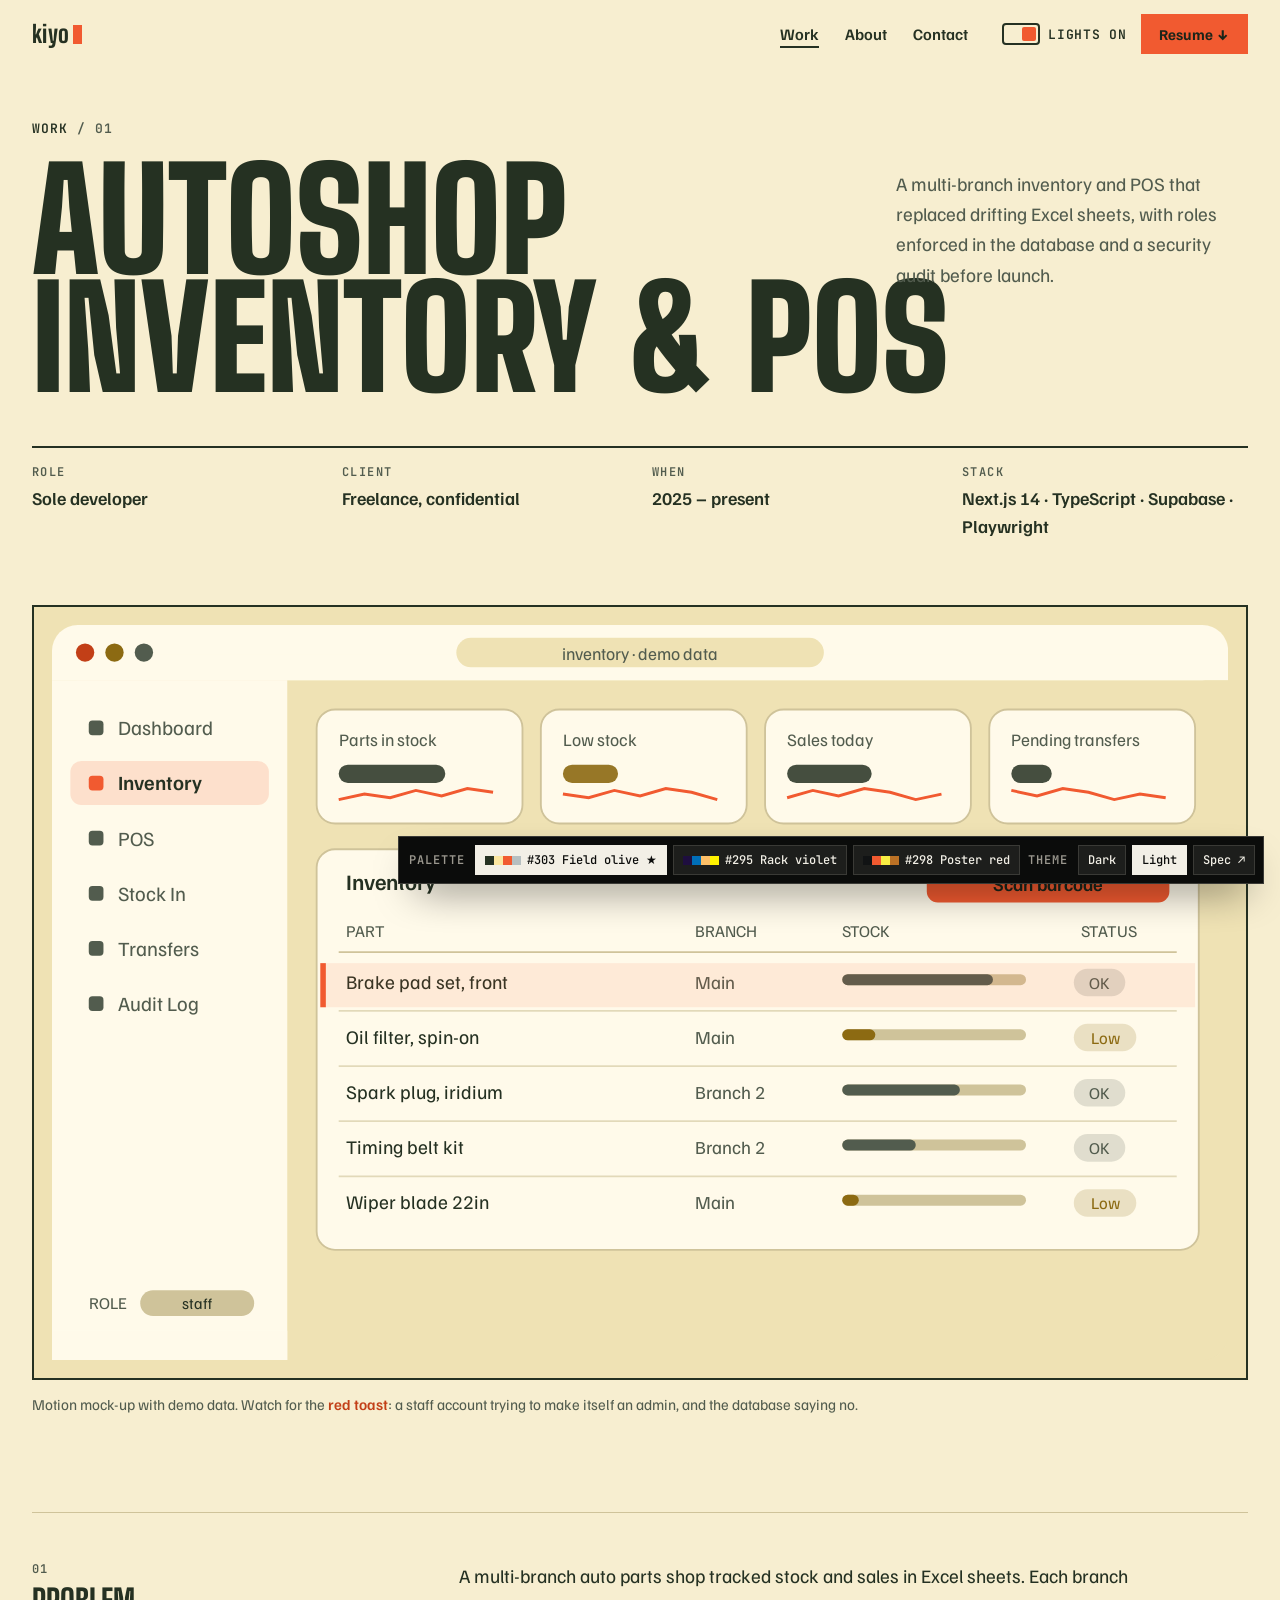
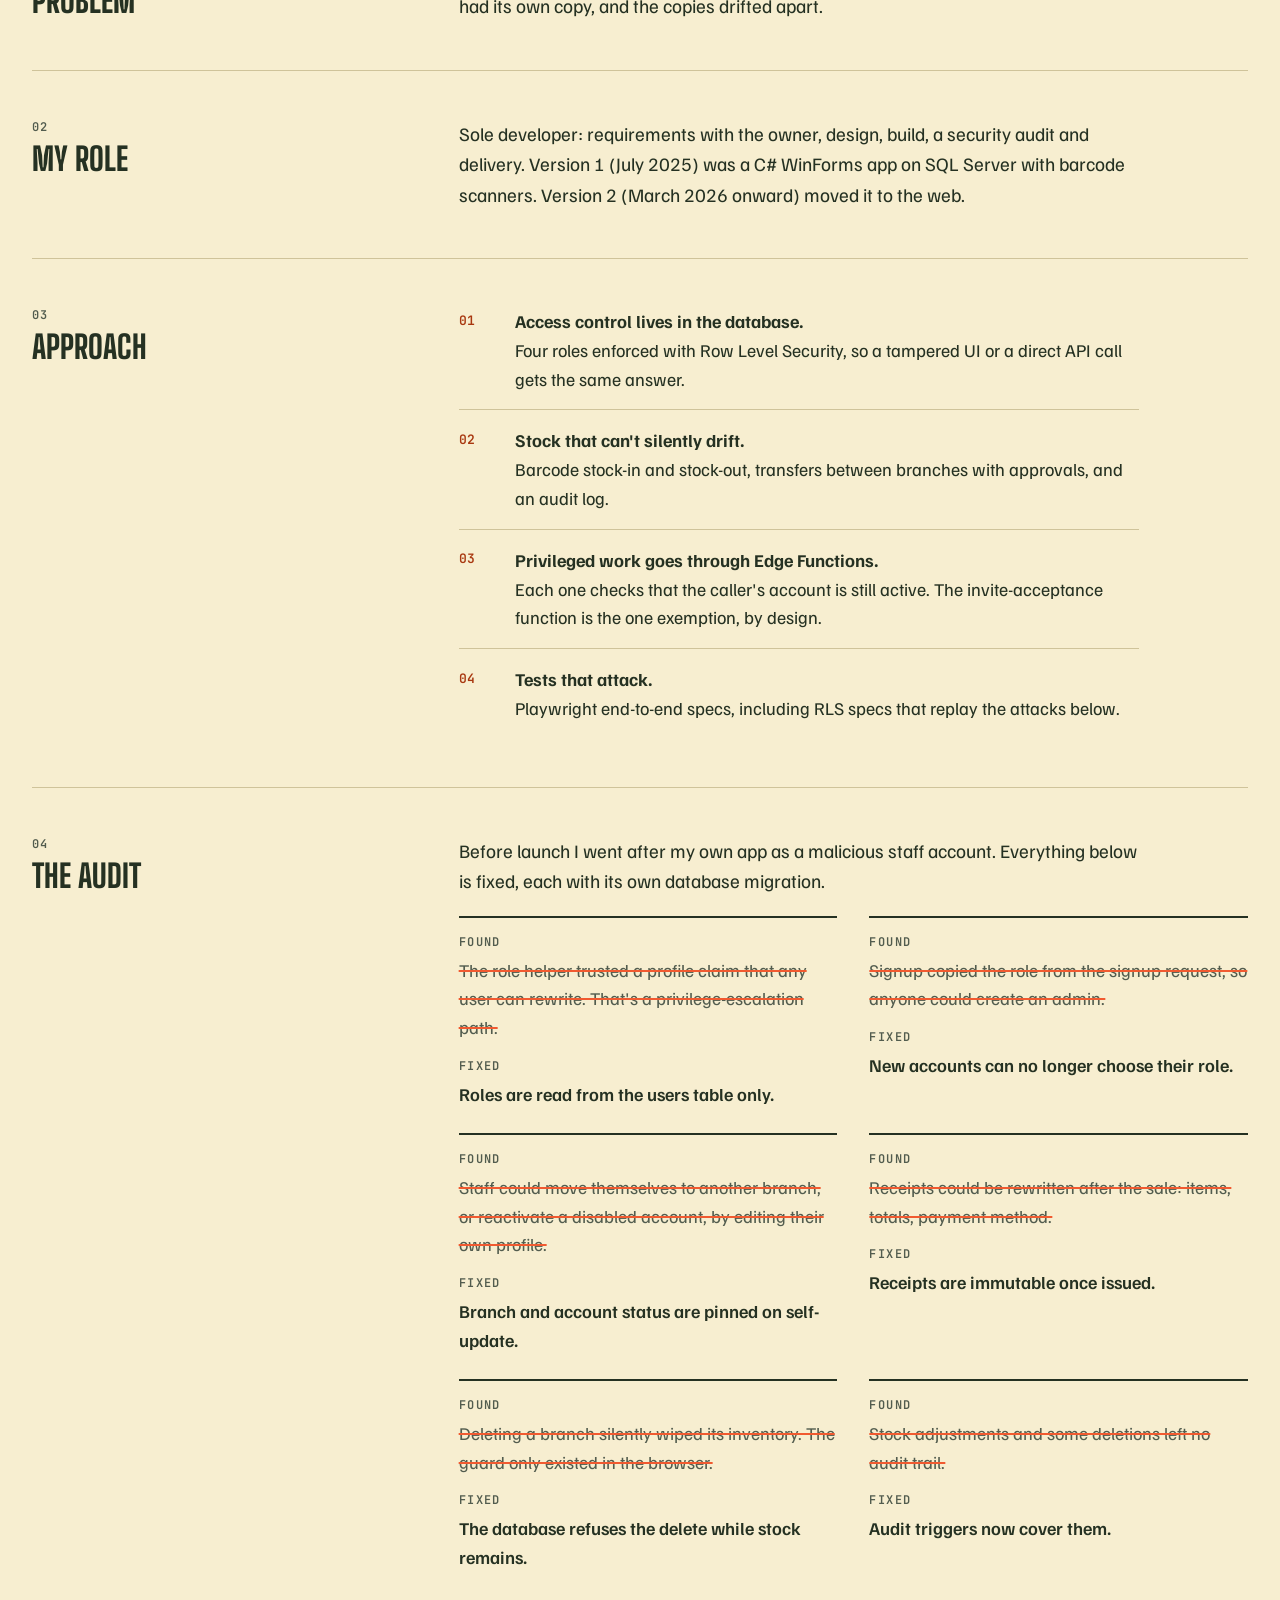
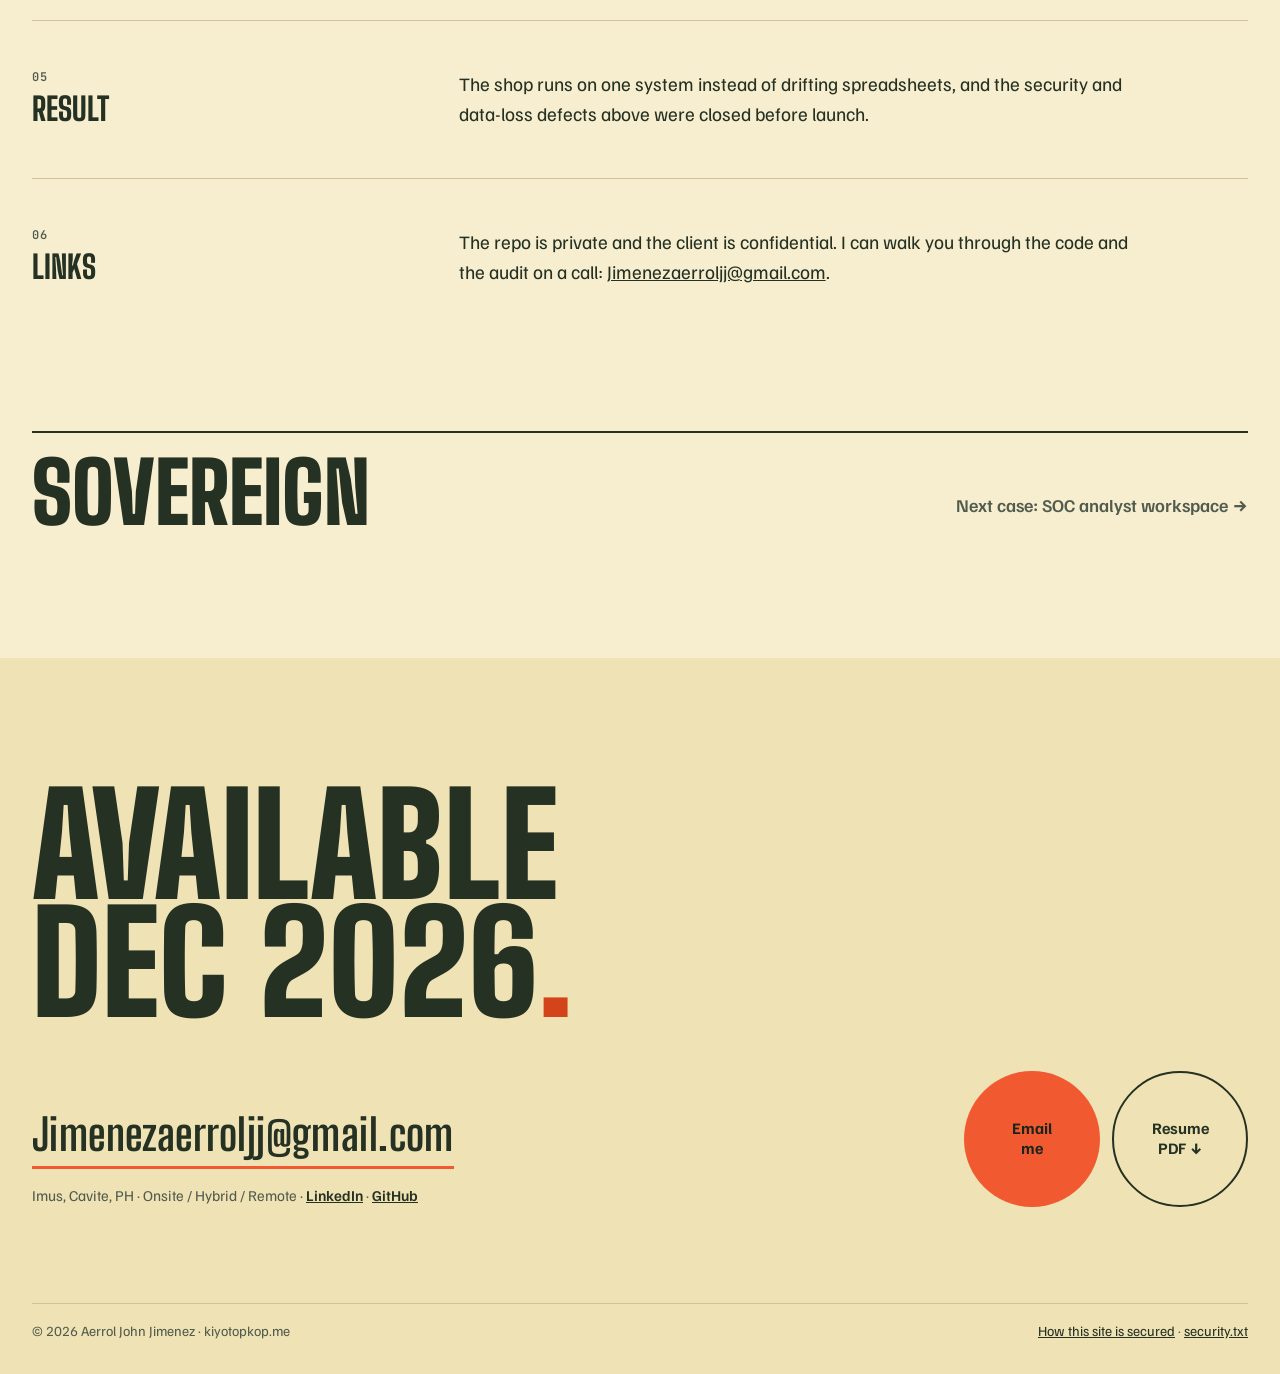
<file: refined/autoshop.html>
<!doctype html>
<html lang="en" class="no-js">
<head>
<meta charset="utf-8">
<meta name="viewport" content="width=device-width, initial-scale=1">
<title>AutoShop Inventory &amp; POS · Kiyo Jimenez</title>
<meta name="description" content="Case study: a multi-branch inventory and POS system with database-enforced roles, and the security audit I ran on it before launch.">
<script>(function(){var d=document.documentElement,q=new URLSearchParams(location.search),p,t;try{p=q.get("p")||localStorage.getItem("kiyo-palette");t=q.get("t")||localStorage.getItem("kiyo-theme")}catch(e){}d.dataset.palette=/^[abc]$/.test(p)?p:"c";d.dataset.theme=t==="light"||t==="dark"?t:(matchMedia("(prefers-color-scheme: light)").matches?"light":"dark");if(q.has("clean"))d.dataset.clean=""})()</script>
<link rel="icon" href="assets/favicon.svg" type="image/svg+xml">
<link rel="preconnect" href="https://fonts.googleapis.com"><link rel="preconnect" href="https://fonts.gstatic.com" crossorigin>
<link href="https://fonts.googleapis.com/css2?family=Big+Shoulders+Display:wght@100..900&family=Familjen+Grotesk:wght@400..700&family=JetBrains+Mono:wght@400;600&display=swap" rel="stylesheet">
<link rel="stylesheet" href="assets/site.css">
<style>
.top{padding-top:120px}
.crumb{font:600 13px var(--font-mono);letter-spacing:.08em;text-transform:uppercase;color:var(--muted);margin:0 0 var(--s5)}
.crumb a{color:var(--fg);text-decoration:none}
.crumb a:hover{color:var(--accent-text)}
.top h1{font:900 var(--t-d1)/.84 var(--font-display);text-transform:uppercase;margin:0}
.tt{position:relative}
.sum{position:absolute;right:0;top:.4em;margin:0;max-width:32ch;font-size:var(--t-body-l);color:var(--muted)}
.cmeta{display:grid;grid-template-columns:repeat(4,minmax(0,1fr));gap:var(--s5);margin:var(--s7) 0 0;padding-top:var(--s4);border-top:2px solid var(--fg)}
.cmeta dt{font:600 12px var(--font-mono);letter-spacing:.12em;text-transform:uppercase;color:var(--muted)}
.cmeta dd{margin:4px 0 0;font-weight:600}
.screen{margin-top:var(--s8)}
.screen .frame{border:2px solid var(--fg);padding:clamp(10px,1.4vw,20px);background:var(--bg-2)}
.screen figcaption{margin-top:var(--s3);font-size:var(--t-small);color:var(--muted)}
.screen figcaption b{color:var(--m-bad);font-weight:600}
.cs{margin-top:var(--s9)}
.blk{display:grid;grid-template-columns:minmax(0,4fr) minmax(0,8fr);gap:var(--s6);padding:var(--s7) 0;border-top:1px solid var(--line)}
.blk h2{font:800 var(--t-d4)/1 var(--font-display);text-transform:uppercase;margin:0;position:sticky;top:96px;align-self:start}
.blk h2 small{display:block;font:600 12px var(--font-mono);letter-spacing:.12em;color:var(--muted);margin-bottom:8px}
.blk p{margin:0 0 1em;max-width:62ch;font-size:var(--t-body-l)}
.blk p:last-child{margin-bottom:0}
.dec{list-style:none;margin:0;padding:0;counter-reset:d}
.dec li{counter-increment:d;display:grid;grid-template-columns:44px 1fr;gap:var(--s3);padding:var(--s4) 0;border-top:1px solid var(--line);max-width:68ch}
.dec li:first-child{border-top:0;padding-top:0}
.dec li::before{content:counter(d,decimal-leading-zero);font:600 13px var(--font-mono);color:var(--accent-text);padding-top:.35em}
.dec b{display:block;font-weight:700}
.audit{list-style:none;margin:0;padding:0;display:grid;grid-template-columns:repeat(2,minmax(0,1fr));gap:var(--s5) var(--s6)}
.audit li{border-top:2px solid var(--fg);padding-top:var(--s4)}
.audit .k{display:block;font:600 12px var(--font-mono);letter-spacing:.12em;text-transform:uppercase;color:var(--muted)}
.audit .f{margin:6px 0 var(--s4);color:var(--muted);text-decoration:line-through;text-decoration-color:var(--accent);text-decoration-thickness:2px;font-size:var(--t-body)}
.audit .x{margin:6px 0 0;font-weight:600;font-size:var(--t-body)}
.next{display:flex;justify-content:space-between;align-items:flex-end;gap:var(--s5);margin-top:var(--s9);padding-top:var(--s5);border-top:2px solid var(--fg);text-decoration:none}
.next b{font:900 var(--t-d2)/.86 var(--font-display);text-transform:uppercase}
.next span{color:var(--muted);font-weight:600;padding-bottom:.6em}
.next:hover b{color:var(--accent-text)}
@media (max-width:900px){
  .top{padding-top:96px}
  .cmeta{grid-template-columns:1fr 1fr}
  .sum{position:static;margin-top:var(--s5)}
  .blk{grid-template-columns:1fr;gap:var(--s4);padding:var(--s6) 0}
  .blk h2{position:static}
  .audit{grid-template-columns:1fr}
  .next{flex-direction:column;align-items:flex-start}
}
</style>
</head>
<body>
<a class="skip" href="#main">Skip to content</a>
<header class="nav">
  <div class="wrap">
    <a class="logo" href="home.html" aria-label="kiyo, home">kiyo<i></i></a>
    <nav class="nav-links" aria-label="Main">
      <a class="n" href="work.html" aria-current="page">Work</a><a class="n" href="about.html">About</a><a class="n ct" href="#contact">Contact</a>
      <button class="lights" type="button" aria-pressed="false"><span class="sw" aria-hidden="true"></span><span class="lbl">Lights off</span></button>
      <a class="res" href="#resume">Resume ↓</a>
    </nav>
    <button class="menu-btn" type="button" aria-expanded="false" aria-label="Open menu"><span></span><span></span></button>
  </div>
</header>
<div class="sheet" aria-label="Menu">
  <a href="home.html">Home</a><a href="work.html">Work</a><a href="about.html">About</a><a href="#contact">Contact</a>
  <button class="lights" type="button" aria-pressed="false"><span class="sw" aria-hidden="true"></span><span class="lbl">Lights off</span></button>
  <p class="sm">Jimenezaerroljj@gmail.com · Imus, Cavite, PH</p>
</div>

<main id="main">
<header class="top wrap">
  <p class="crumb"><a href="work.html">Work</a> / 01</p>
  <div class="tt"><h1 style="view-transition-name:case-title">AutoShop<br>Inventory &amp; POS</h1><p class="sum">A multi-branch inventory and POS that replaced drifting Excel sheets, with roles enforced in the database and a security audit before launch.</p></div>
  <dl class="cmeta">
    <div><dt>Role</dt><dd>Sole developer</dd></div>
    <div><dt>Client</dt><dd>Freelance, confidential</dd></div>
    <div><dt>When</dt><dd>2025 – present</dd></div>
    <div><dt>Stack</dt><dd>Next.js 14 · TypeScript · Supabase · Playwright</dd></div>
  </dl>
</header>

<figure class="screen wrap rv">
  <div class="frame" data-mock="autoshop"></div>
  <figcaption>Motion mock-up with demo data. Watch for the <b>red toast</b>: a staff account trying to make itself an admin, and the database saying no.</figcaption>
</figure>

<article class="cs wrap">
  <section class="blk rv"><h2><small>01</small>Problem</h2><div><p>A multi-branch auto parts shop tracked stock and sales in Excel sheets. Each branch had its own copy, and the copies drifted apart.</p></div></section>
  <section class="blk rv"><h2><small>02</small>My role</h2><div><p>Sole developer: requirements with the owner, design, build, a security audit and delivery. Version 1 (July 2025) was a C# WinForms app on SQL Server with barcode scanners. Version 2 (March 2026 onward) moved it to the web.</p></div></section>
  <section class="blk rv"><h2><small>03</small>Approach</h2><div>
    <ol class="dec">
      <li><span><b>Access control lives in the database.</b>Four roles enforced with Row Level Security, so a tampered UI or a direct API call gets the same answer.</span></li>
      <li><span><b>Stock that can't silently drift.</b>Barcode stock-in and stock-out, transfers between branches with approvals, and an audit log.</span></li>
      <li><span><b>Privileged work goes through Edge Functions.</b>Each one checks that the caller's account is still active. The invite-acceptance function is the one exemption, by design.</span></li>
      <li><span><b>Tests that attack.</b>Playwright end-to-end specs, including RLS specs that replay the attacks below.</span></li>
    </ol>
  </div></section>
  <section class="blk rv" id="audit"><h2><small>04</small>The audit</h2><div>
    <p>Before launch I went after my own app as a malicious staff account. Everything below is fixed, each with its own database migration.</p>
    <ul class="audit">
      <li><span class="k">Found</span><p class="f">The role helper trusted a profile claim that any user can rewrite. That's a privilege-escalation path.</p><span class="k">Fixed</span><p class="x">Roles are read from the users table only.</p></li>
      <li><span class="k">Found</span><p class="f">Signup copied the role from the signup request, so anyone could create an admin.</p><span class="k">Fixed</span><p class="x">New accounts can no longer choose their role.</p></li>
      <li><span class="k">Found</span><p class="f">Staff could move themselves to another branch, or reactivate a disabled account, by editing their own profile.</p><span class="k">Fixed</span><p class="x">Branch and account status are pinned on self-update.</p></li>
      <li><span class="k">Found</span><p class="f">Receipts could be rewritten after the sale: items, totals, payment method.</p><span class="k">Fixed</span><p class="x">Receipts are immutable once issued.</p></li>
      <li><span class="k">Found</span><p class="f">Deleting a branch silently wiped its inventory. The guard only existed in the browser.</p><span class="k">Fixed</span><p class="x">The database refuses the delete while stock remains.</p></li>
      <li><span class="k">Found</span><p class="f">Stock adjustments and some deletions left no audit trail.</p><span class="k">Fixed</span><p class="x">Audit triggers now cover them.</p></li>
    </ul>
  </div></section>
  <section class="blk rv"><h2><small>05</small>Result</h2><div><p>The shop runs on one system instead of drifting spreadsheets, and the security and data-loss defects above were closed before launch.</p></div></section>
  <section class="blk rv"><h2><small>06</small>Links</h2><div><p>The repo is private and the client is confidential. I can walk you through the code and the audit on a call: <a href="mailto:Jimenezaerroljj@gmail.com">Jimenezaerroljj@gmail.com</a>.</p></div></section>

  <a class="next" href="work.html#sovereign"><b>Sovereign</b><span>Next case: SOC analyst workspace →</span></a>
</article>
</main>

<footer class="contact" id="contact">
  <div class="wrap">
    <p class="big rv">Available<br>Dec 2026<span>.</span></p>
    <div class="row2">
      <div>
        <a class="mail" href="mailto:Jimenezaerroljj@gmail.com">Jimenezaerroljj@gmail.com</a>
        <p class="meta">Imus, Cavite, PH · Onsite / Hybrid / Remote · <a href="https://www.linkedin.com/in/aerrol-jimenez-116b903b7/">LinkedIn</a> · <a href="https://github.com/KiyoTopKop">GitHub</a></p>
      </div>
      <div class="ctas"><a class="mag p" href="mailto:Jimenezaerroljj@gmail.com">Email<br>me</a><a class="mag s" href="#resume" id="resume">Resume<br>PDF ↓</a></div>
    </div>
    <div class="foot"><span>© 2026 Aerrol John Jimenez · kiyotopkop.me</span><span><a href="#">How this site is secured</a> · <a href="#">security.txt</a></span></div>
  </div>
</footer>
<script src="assets/mock.js"></script>
<script src="assets/site.js"></script>
</body>
</html>
</file>
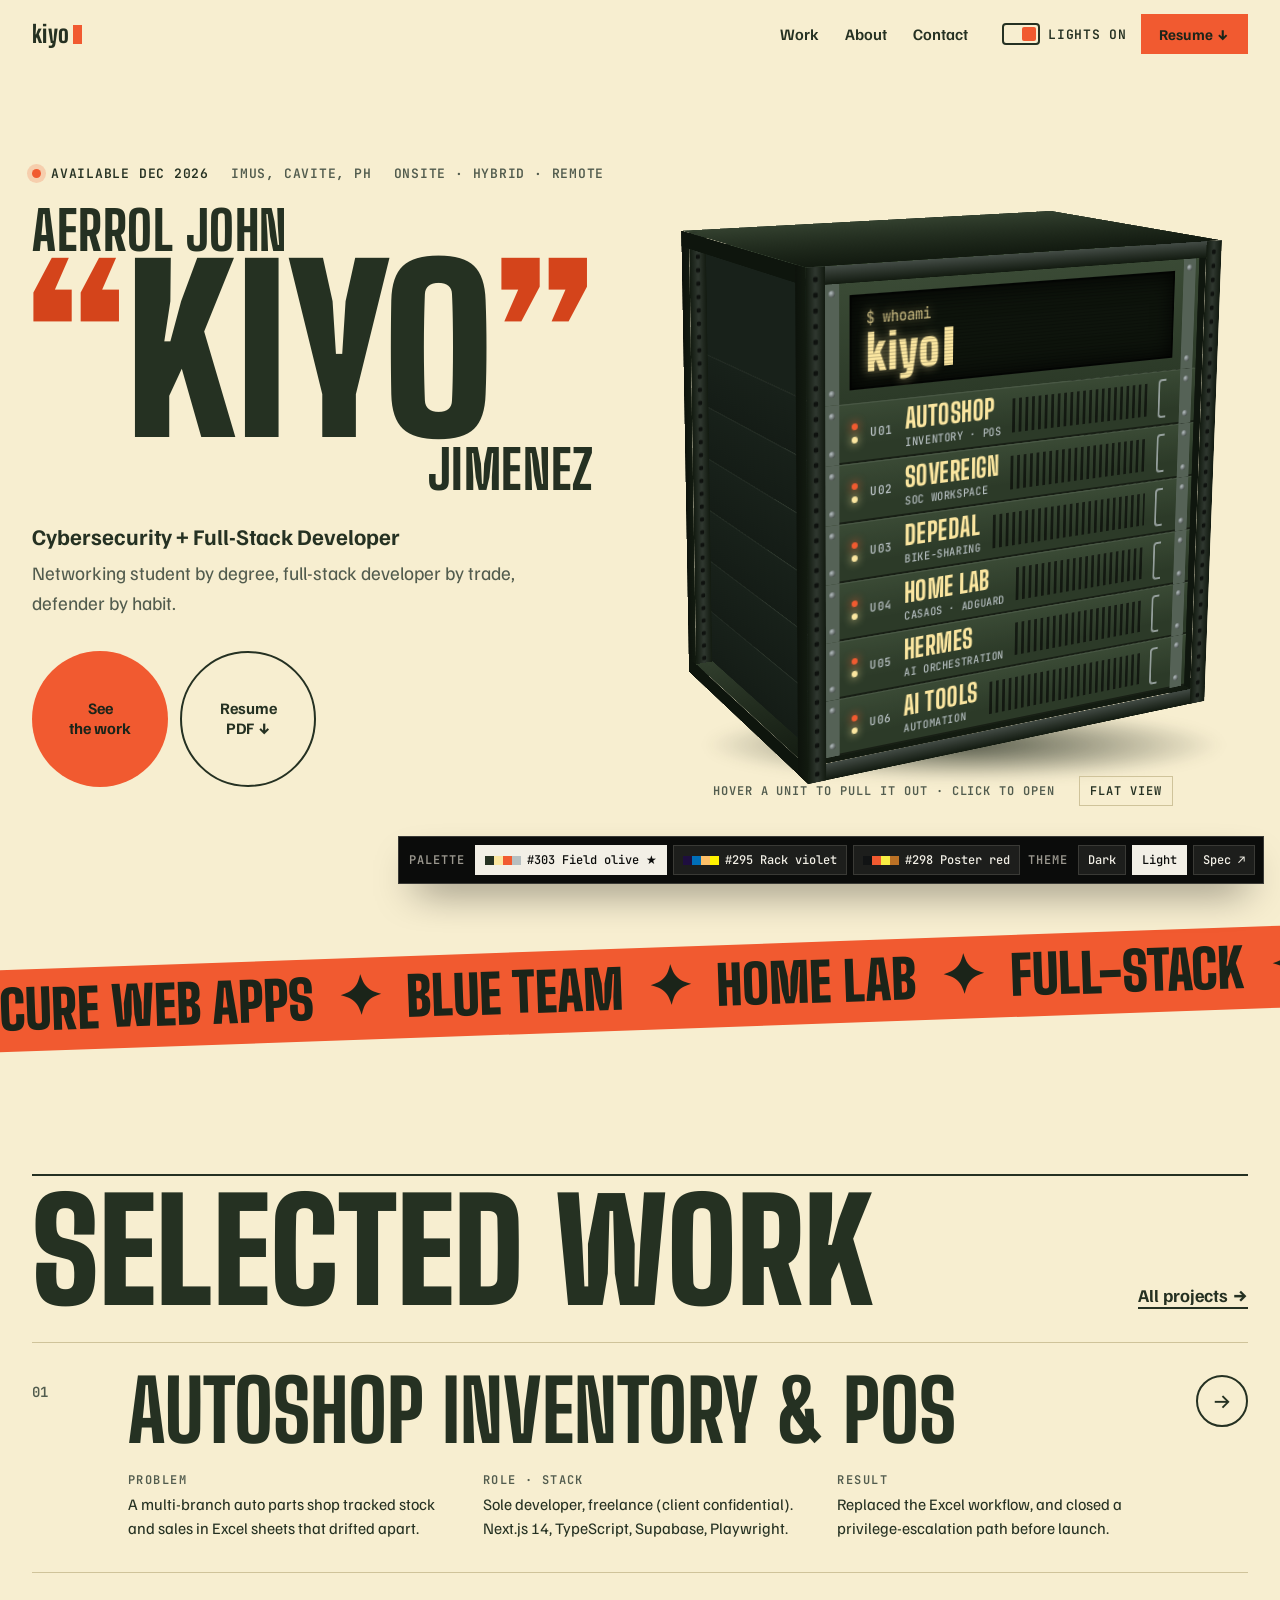
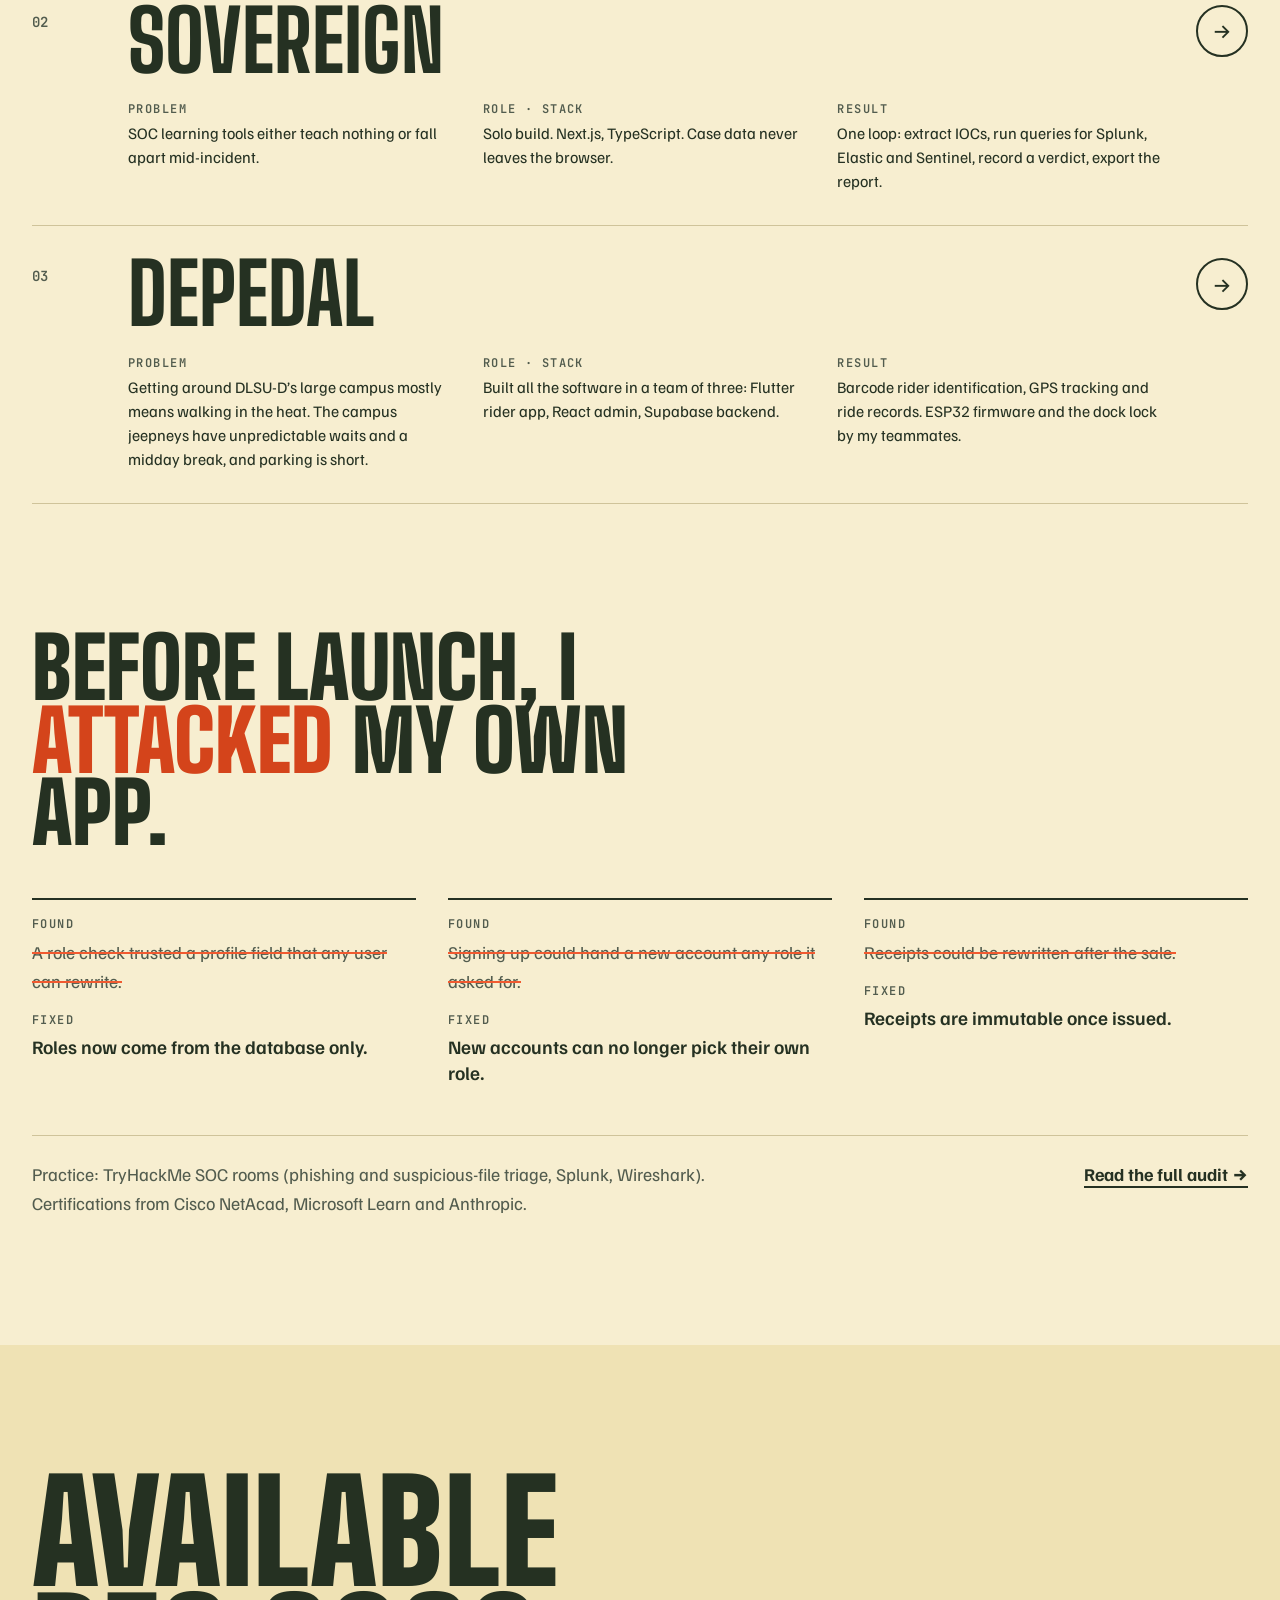
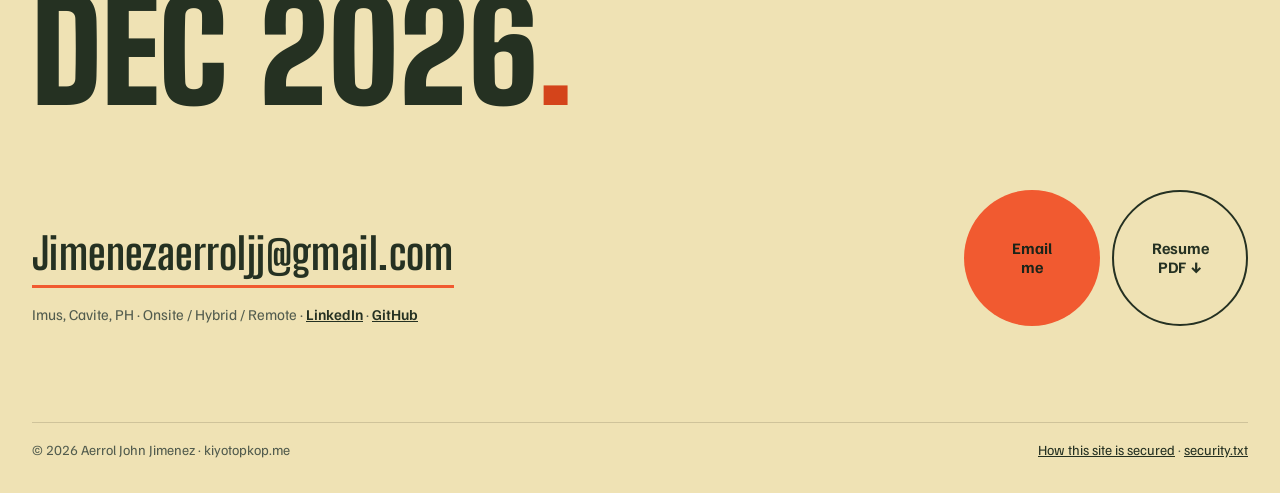
<file: refined/home.html>
<!doctype html>
<html lang="en" class="no-js">
<head>
<meta charset="utf-8">
<meta name="viewport" content="width=device-width, initial-scale=1">
<title>Aerrol John “Kiyo” Jimenez · Cybersecurity + Full-Stack Developer</title>
<meta name="description" content="Aerrol John “Kiyo” Jimenez: cybersecurity + full-stack developer in Imus, Cavite, PH. Available December 2026.">
<script>(function(){var d=document.documentElement,q=new URLSearchParams(location.search),p,t;try{p=q.get("p")||localStorage.getItem("kiyo-palette");t=q.get("t")||localStorage.getItem("kiyo-theme")}catch(e){}d.dataset.palette=/^[abc]$/.test(p)?p:"c";d.dataset.theme=t==="light"||t==="dark"?t:(matchMedia("(prefers-color-scheme: light)").matches?"light":"dark");if(q.has("clean"))d.dataset.clean=""})()</script>
<link rel="icon" href="assets/favicon.svg" type="image/svg+xml">
<link rel="preconnect" href="https://fonts.googleapis.com"><link rel="preconnect" href="https://fonts.gstatic.com" crossorigin>
<link href="https://fonts.googleapis.com/css2?family=Big+Shoulders+Display:wght@100..900&family=Familjen+Grotesk:wght@400..700&family=JetBrains+Mono:wght@400;600&display=swap" rel="stylesheet">
<link rel="stylesheet" href="assets/site.css">
<style>
/* ── hero ── */
.hero{min-height:100svh;display:grid;grid-template-columns:minmax(0,1.08fr) minmax(0,.92fr);align-items:center;padding-top:84px;padding-bottom:var(--s6)}
.status{display:flex;flex-wrap:wrap;gap:6px 22px;margin:0 0 var(--s5);font:600 13px var(--font-mono);letter-spacing:.06em;text-transform:uppercase;color:var(--muted)}
.status .on{color:var(--fg);display:inline-flex;align-items:center;gap:10px}
.status .on::before{content:"";width:9px;height:9px;border-radius:50%;background:var(--led-a);box-shadow:0 0 0 5px color-mix(in srgb,var(--led-a) 22%,transparent);animation:pulse 2.4s var(--ease) infinite}
@keyframes pulse{50%{box-shadow:0 0 0 9px color-mix(in srgb,var(--led-a) 0%,transparent)}}
.name{display:inline-block;margin:0;font-family:var(--font-display);text-transform:uppercase;position:relative;z-index:2}
.name .first,.name .last{display:block;font-weight:800;font-size:var(--t-d3);line-height:.9;letter-spacing:.01em}
.name .last{text-align:right}
.name .nick{display:block;font-weight:900;font-size:var(--t-hero);line-height:.76;margin:.05em 0 .04em -.03em;white-space:nowrap;letter-spacing:-.005em}
.name .nick .q{color:var(--quote)}
.role{font:700 var(--t-role)/1.25 var(--font-body);color:var(--role);margin:var(--s5) 0 0}
.line{margin:var(--s2) 0 0;color:var(--muted);max-width:44ch;font-size:var(--t-body-l)}
.ctas{display:flex;gap:var(--s3);margin-top:var(--s6)}

/* ── the rack (signature effect, CSS 3D: every unit is a real link) ── */
.stage{position:relative;display:grid;place-items:center;height:min(80vh,660px);perspective:1700px;perspective-origin:35% 28%;margin-left:-4vw}
.rack{--W:400px;--U:54px;--D:300px;--P:18px;--T:16px;--pull:132px;
  position:relative;width:var(--W);height:calc(var(--T)*2 + var(--U)*8);transform-style:preserve-3d;
  transform:translateY(-10px) rotateX(var(--rx,-10deg)) rotateY(var(--ry,26deg))}
.rack.turn{transition:transform .9s var(--ease)}
.rack.flat{--rx:0deg!important;--ry:0deg!important}
.rack,.rack .bx,.units,.unit{transform-style:preserve-3d}
.bx{position:absolute}
.rack,.rack .bx,.units,.unit,.rack .lf,.rack .tp,.post,.cap,.back,.rwall,.lcd{pointer-events:none}
.unit .slot,.unit .fr{pointer-events:auto}
.bx > .fr,.bx > .lf,.bx > .tp{position:absolute;backface-visibility:hidden}
.bx > .fr{inset:0;transform:translateZ(calc(var(--d)/2))}
.bx > .lf{top:0;height:100%;width:var(--d);left:calc(50% - var(--d)/2);transform:rotateY(-90deg) translateZ(calc(var(--w)/2))}
.bx > .tp{left:0;width:100%;height:var(--d);top:calc(50% - var(--d)/2);transform:rotateX(90deg) translateZ(calc(var(--h)/2))}
/* frame */
.post{--w:var(--P);--h:calc(var(--T)*2 + var(--U)*8);--d:22px;top:0;width:var(--w);height:var(--h)}
.post.fl{left:calc(var(--P)*-1);transform:translateZ(calc(var(--D)/2 - 11px))}
.post.bl{left:calc(var(--P)*-1);transform:translateZ(calc(var(--D)/-2 + 11px))}
.post.fr_{left:var(--W);transform:translateZ(calc(var(--D)/2 - 11px))}
.post .fr{background:radial-gradient(circle at 50% 50%,#000a 0 2.2px,transparent 2.6px) 0 4px/100% 13.5px,linear-gradient(90deg,var(--rk-post),color-mix(in srgb,var(--rk-post) 82%,var(--rk-metal)) 50%,var(--rk-post))}
.post .lf{background:linear-gradient(90deg,color-mix(in srgb,var(--rk-post) 70%,#000),var(--rk-post))}
.cap{--w:calc(var(--W) + var(--P)*2);--h:var(--T);--d:var(--D);left:calc(var(--P)*-1);width:var(--w);height:var(--h)}
.cap.top{top:0}.cap.bot{top:calc(var(--T) + var(--U)*8)}
.cap .fr{background:linear-gradient(180deg,color-mix(in srgb,var(--rk-post) 70%,var(--rk-metal)),var(--rk-post))}
.cap .lf{background:color-mix(in srgb,var(--rk-post) 80%,#000)}
.cap .tp{background:linear-gradient(180deg,color-mix(in srgb,var(--rk-top) 60%,var(--rk-post)),var(--rk-post))}
.rwall{--w:0px;--h:calc(var(--T)*2 + var(--U)*8);--d:var(--D);left:var(--W);top:0;width:0;height:var(--h)}
.rwall .lf{background:color-mix(in srgb,var(--rk-post) 85%,#000)}
.back{position:absolute;left:0;top:var(--T);width:var(--W);height:calc(var(--U)*8);background:var(--rk-post);transform:translateZ(calc(var(--D)/-2 + 2px))}
/* units */
.units{position:absolute;inset:0}
.unit{position:absolute;left:0;top:calc(var(--T) + var(--U)*(2 + var(--i)));width:var(--W);height:var(--U);display:block;text-decoration:none;color:var(--rk-label);outline:none;cursor:pointer}
.unit .slot{position:absolute;inset:0;transform:translateZ(calc(var(--D)/2 - 10px))}
.unit .bx,.lcd{--w:var(--W);--h:var(--U);--d:calc(var(--D) - 20px)}
.unit .bx{inset:0;transition:transform var(--d2) var(--ease);animation:rackin .55s var(--ease) backwards;animation-delay:calc(var(--i)*45ms + 60ms)}
@keyframes rackin{from{transform:translateZ(calc(var(--D)*1.15))}}
.unit:is(:hover,:focus-visible,.on) .bx{transform:translateZ(var(--pull))}
.unit .fr{display:flex;align-items:center;gap:12px;padding:0 4px;background:linear-gradient(180deg,var(--rk-face-2),var(--rk-face) 70%);box-shadow:inset 0 1px 0 #ffffff14,inset 0 -2px 0 #0007}
.unit:focus-visible .fr{box-shadow:inset 0 0 0 3px var(--accent)}
.unit .lf{background:linear-gradient(180deg,var(--rk-side),color-mix(in srgb,var(--rk-side) 85%,#000)),var(--rk-side);box-shadow:inset 0 1px 0 #ffffff0d}
.unit .tp{background:linear-gradient(90deg,color-mix(in srgb,var(--rk-top) 70%,#000),var(--rk-top))}
.ear{flex:none;align-self:stretch;width:14px;display:flex;flex-direction:column;justify-content:space-between;align-items:center;padding:7px 0;background:color-mix(in srgb,var(--rk-face) 70%,var(--rk-metal));}
.ear i{width:6px;height:6px;border-radius:50%;background:radial-gradient(circle at 35% 35%,var(--rk-metal),#0008)}
.leds{display:flex;flex-direction:column;gap:6px;flex:none}
.leds i{width:6px;height:6px;border-radius:50%;background:var(--led-a);box-shadow:0 0 8px var(--led-a)}
.leds i + i{background:var(--led-b);box-shadow:0 0 8px var(--led-b)}
.leds .la{animation:led var(--bl,1.7s) steps(1) infinite}
@keyframes led{40%{opacity:.25}}
.uid{flex:none;font:600 11px var(--font-mono);color:var(--rk-sub);letter-spacing:.06em}
.tx{display:flex;flex-direction:column;min-width:0;line-height:1}
.nm{font:800 25px/0.95 var(--font-display);text-transform:uppercase;letter-spacing:.02em;white-space:nowrap}
.sb{font:500 10.5px var(--font-mono);color:var(--rk-sub);letter-spacing:.06em;text-transform:uppercase;margin-top:3px;white-space:nowrap}
.vent{flex:1;align-self:stretch;margin:11px 0;min-width:30px;background:repeating-linear-gradient(90deg,#0009 0 3px,transparent 3px 7px)}
.handle{flex:none;width:9px;align-self:stretch;margin:8px 4px 8px 0;border:2px solid var(--rk-metal);border-right:0;border-radius:4px 0 0 4px;opacity:.75}
.unit:is(:hover,:focus-visible,.on) .handle{border-color:var(--accent);opacity:1}
/* LCD: the K6 mark lives here, then becomes the readout */
.lcd{left:0;top:var(--T);width:var(--W);height:calc(var(--U)*2);--h:calc(var(--U)*2)}
.lcd .fr{display:flex;gap:10px;padding:0 4px;background:linear-gradient(180deg,var(--rk-face-2),var(--rk-face));box-shadow:inset 0 1px 0 #ffffff14}
.lcd .lf{background:var(--rk-side)}
.lcd .tp{background:var(--rk-top)}
.scr{flex:1;margin:12px 0;padding:10px 16px;background:var(--rk-lcd);color:var(--rk-lcd-text);font:500 14px/1.35 var(--font-mono);display:flex;flex-direction:column;justify-content:center;gap:2px;box-shadow:inset 0 0 0 2px #0008,inset 0 0 24px #000;position:relative;overflow:hidden;text-shadow:0 0 10px color-mix(in srgb,var(--rk-lcd-text) 55%,transparent)}
.scr::after{content:"";position:absolute;inset:0;background:repeating-linear-gradient(180deg,transparent 0 2px,#0000002e 2px 3px);pointer-events:none}
.scr .l1{opacity:.75}
.scr .l2{font:900 44px/.9 var(--font-display);letter-spacing:.02em;display:flex;align-items:center;gap:4px}
.scr .l2 i{width:.22em;height:.78em;background:currentColor;animation:blink 1.1s steps(1) infinite}
.scr.say .l2{font:500 13.5px/1.4 var(--font-mono);letter-spacing:0;display:block;min-height:2.8em}
.scr.say .l2 i{display:inline-block;width:.6em;height:1.05em;vertical-align:-.2em;margin-left:2px}
.floor{position:absolute;left:50%;bottom:4%;width:min(520px,90%);height:70px;transform:translateX(-46%);background:radial-gradient(closest-side,color-mix(in srgb,var(--ink) 75%,transparent),transparent);filter:blur(6px);z-index:-1}
.under{position:absolute;bottom:0;left:0;right:0;display:flex;justify-content:center;gap:var(--s5);align-items:center;font:600 12px var(--font-mono);letter-spacing:.08em;text-transform:uppercase;color:var(--muted)}
.under .tp{display:none}
@media (hover:none){.under .hv{display:none}.under .tp{display:inline}}
.under button{font:inherit;letter-spacing:inherit;text-transform:inherit;color:var(--fg);background:none;border:1px solid var(--line);padding:6px 10px;cursor:pointer}
.under button:hover{border-color:var(--fg)}

/* ── selected work ── */
.work{padding-top:var(--s9)}

/* ── defender by habit ── */
.defend{padding-top:var(--s10)}
.defend .lead{font:900 var(--t-d2)/.86 var(--font-display);text-transform:uppercase;margin:0;max-width:15ch}
.defend .lead em{font-style:normal;color:var(--quote)}
.log{list-style:none;margin:var(--s7) 0 0;padding:0;display:grid;grid-template-columns:repeat(3,minmax(0,1fr));gap:var(--s6)}
.log li{border-top:2px solid var(--fg);padding-top:var(--s4)}
.log .k{font:600 12px var(--font-mono);letter-spacing:.12em;text-transform:uppercase;color:var(--muted);display:block}
.log .found{margin:6px 0 var(--s4);color:var(--muted);text-decoration:line-through;text-decoration-color:var(--accent);text-decoration-thickness:2px}
.log .fixed{margin:6px 0 0;font-weight:600;font-size:var(--t-body-l);line-height:1.4}
.after{display:flex;flex-wrap:wrap;justify-content:space-between;gap:var(--s4);margin-top:var(--s7);padding-top:var(--s5);border-top:1px solid var(--line)}
.after p{margin:0;color:var(--muted);max-width:70ch}
.after a{font-weight:700;text-underline-offset:5px;text-decoration-thickness:2px}
.after a:hover{color:var(--accent-text)}

@media (max-width:900px){
  .hero{grid-template-columns:1fr;min-height:auto;padding-top:88px}
  .name{display:block}
  .name .nick{font-size:min(36vw,190px);margin-top:.08em}
  .name .last{text-align:left}
  .stage{margin:var(--s6) 0 0;height:auto;padding:24px 0 0;perspective:1300px;perspective-origin:50% 20%;display:flex;flex-direction:column;align-items:center;gap:var(--s5)}
  .rack{--W:min(276px,64vw);--U:46px;--D:150px;--P:14px;--pull:70px;--ry:16deg;--rx:-8deg;margin-left:24px}
  .under{position:static}
  .floor{bottom:56px}
  .work{padding-top:var(--s7)}
  .nm{font-size:20px}.sb{font-size:9.5px}.vent{min-width:0;background:none}.uid{font-size:10px}
  .scr .l2{font-size:38px}.scr{padding:8px 12px;font-size:12.5px}.scr.say .l2{font-size:12.5px}
  .under{gap:var(--s3);flex-wrap:wrap}
  .log{grid-template-columns:1fr;gap:var(--s5)}
}
</style>
</head>
<body>
<a class="skip" href="#main">Skip to content</a>
<header class="nav">
  <div class="wrap">
    <a class="logo" href="home.html" aria-label="kiyo, home">kiyo<i></i></a>
    <nav class="nav-links" aria-label="Main">
      <a class="n" href="work.html">Work</a><a class="n" href="about.html">About</a><a class="n ct" href="#contact">Contact</a>
      <button class="lights" type="button" aria-pressed="false"><span class="sw" aria-hidden="true"></span><span class="lbl">Lights off</span></button>
      <a class="res" href="#resume">Resume ↓</a>
    </nav>
    <button class="menu-btn" type="button" aria-expanded="false" aria-label="Open menu"><span></span><span></span></button>
  </div>
</header>
<div class="sheet" aria-label="Menu">
  <a href="home.html">Home</a><a href="work.html">Work</a><a href="about.html">About</a><a href="#contact">Contact</a>
  <button class="lights" type="button" aria-pressed="false"><span class="sw" aria-hidden="true"></span><span class="lbl">Lights off</span></button>
  <p class="sm">Jimenezaerroljj@gmail.com · Imus, Cavite, PH</p>
</div>

<main id="main">
<section class="hero wrap" aria-label="Introduction">
  <div>
    <p class="status"><span class="on">Available Dec 2026</span><span>Imus, Cavite, PH</span><span>Onsite · Hybrid · Remote</span></p>
    <h1 class="name"><span class="first">Aerrol John</span><span class="nick"><span class="q">“</span>Kiyo<span class="q">”</span></span><span class="last">Jimenez</span></h1>
    <p class="role">Cybersecurity + Full-Stack Developer</p>
    <p class="line">Networking student by degree, full-stack developer by trade, defender by habit.</p>
    <div class="ctas"><a class="mag p" href="work.html">See<br>the work</a><a class="mag s" href="#resume">Resume<br>PDF ↓</a></div>
  </div>

  <div class="stage" id="stage">
    <div class="rack" id="rack">
      <div class="back" aria-hidden="true"></div>
      <div class="bx rwall" aria-hidden="true"><i class="lf"></i></div>
      <div class="bx post bl" aria-hidden="true"><i class="fr"></i><i class="lf"></i></div>
      <div class="bx cap top" aria-hidden="true"><i class="fr"></i><i class="lf"></i><i class="tp"></i></div>
      <div class="bx lcd" aria-hidden="true"><i class="lf"></i><i class="tp"></i>
        <span class="fr"><span class="ear"><i></i><i></i></span><span class="scr" id="scr"><span class="l1" id="l1">$ whoami</span><span class="l2" id="l2">kiyo<i></i></span></span><span class="ear"><i></i><i></i></span></span>
      </div>
      <nav class="units" id="units" aria-label="Projects rack"></nav>
      <div class="bx cap bot" aria-hidden="true"><i class="fr"></i><i class="lf"></i><i class="tp"></i></div>
      <div class="bx post fl" aria-hidden="true"><i class="fr"></i><i class="lf"></i></div>
      <div class="bx post fr_" aria-hidden="true"><i class="fr"></i></div>
    </div>
    <div class="floor" aria-hidden="true"></div>
    <div class="under"><span class="hv">Hover a unit to pull it out · click to open</span><span class="tp">Tap a unit, tap again to open</span><button type="button" id="flat" aria-pressed="false">Flat view</button></div>
  </div>
</section>

<div class="band" aria-hidden="true" data-words="Secure web apps|Blue team|Home lab|Full-stack|AI agents|Linux|Networking"></div>

<section class="work wrap" aria-labelledby="sw">
  <div class="shead rv"><h2 id="sw">Selected work</h2><a href="work.html">All projects →</a></div>
  <ol class="rows">
    <li class="row rv"><a href="autoshop.html">
      <span class="no">01</span><h3 style="view-transition-name:case-title">AutoShop Inventory &amp; POS</h3><span class="go" aria-hidden="true">→</span>
      <dl class="facts"><div><dt>Problem</dt><dd>A multi-branch auto parts shop tracked stock and sales in Excel sheets that drifted apart.</dd></div><div><dt>Role · stack</dt><dd>Sole developer, freelance (client confidential). Next.js 14, TypeScript, Supabase, Playwright.</dd></div><div><dt>Result</dt><dd>Replaced the Excel workflow, and closed a privilege-escalation path before launch.</dd></div></dl>
    </a></li>
    <li class="row rv"><a href="work.html#sovereign">
      <span class="no">02</span><h3>Sovereign</h3><span class="go" aria-hidden="true">→</span>
      <dl class="facts"><div><dt>Problem</dt><dd>SOC learning tools either teach nothing or fall apart mid-incident.</dd></div><div><dt>Role · stack</dt><dd>Solo build. Next.js, TypeScript. Case data never leaves the browser.</dd></div><div><dt>Result</dt><dd>One loop: extract IOCs, run queries for Splunk, Elastic and Sentinel, record a verdict, export the report.</dd></div></dl>
    </a></li>
    <li class="row rv"><a href="work.html#depedal">
      <span class="no">03</span><h3>DePedal</h3><span class="go" aria-hidden="true">→</span>
      <dl class="facts"><div><dt>Problem</dt><dd>Getting around DLSU-D’s large campus mostly means walking in the heat. The campus jeepneys have unpredictable waits and a midday break, and parking is short.</dd></div><div><dt>Role · stack</dt><dd>Built all the software in a team of three: Flutter rider app, React admin, Supabase backend.</dd></div><div><dt>Result</dt><dd>Barcode rider identification, GPS tracking and ride records. ESP32 firmware and the dock lock by my teammates.</dd></div></dl>
    </a></li>
  </ol>
</section>

<section class="defend wrap" aria-labelledby="dh">
  <h2 class="lead rv" id="dh">Before launch, I <em>attacked</em> my own app.</h2>
  <ol class="log">
    <li class="rv"><span class="k">Found</span><p class="found">A role check trusted a profile field that any user can rewrite.</p><span class="k">Fixed</span><p class="fixed">Roles now come from the database only.</p></li>
    <li class="rv"><span class="k">Found</span><p class="found">Signing up could hand a new account any role it asked for.</p><span class="k">Fixed</span><p class="fixed">New accounts can no longer pick their own role.</p></li>
    <li class="rv"><span class="k">Found</span><p class="found">Receipts could be rewritten after the sale.</p><span class="k">Fixed</span><p class="fixed">Receipts are immutable once issued.</p></li>
  </ol>
  <div class="after rv"><p>Practice: TryHackMe SOC rooms (phishing and suspicious-file triage, Splunk, Wireshark). Certifications from Cisco NetAcad, Microsoft Learn and Anthropic.</p><a href="autoshop.html#audit">Read the full audit →</a></div>
</section>
</main>

<footer class="contact" id="contact">
  <div class="wrap">
    <p class="big rv">Available<br>Dec 2026<span>.</span></p>
    <div class="row2">
      <div>
        <a class="mail" href="mailto:Jimenezaerroljj@gmail.com">Jimenezaerroljj@gmail.com</a>
        <p class="meta">Imus, Cavite, PH · Onsite / Hybrid / Remote · <a href="https://www.linkedin.com/in/aerrol-jimenez-116b903b7/">LinkedIn</a> · <a href="https://github.com/KiyoTopKop">GitHub</a></p>
      </div>
      <div class="ctas"><a class="mag p" href="mailto:Jimenezaerroljj@gmail.com">Email<br>me</a><a class="mag s" href="#resume" id="resume">Resume<br>PDF ↓</a></div>
    </div>
    <div class="foot"><span>© 2026 Aerrol John Jimenez · kiyotopkop.me</span><span><a href="#">How this site is secured</a> · <a href="#">security.txt</a></span></div>
  </div>
</footer>

<script src="assets/mock.js"></script>
<script src="assets/site.js"></script>
<script>
(function(){
  const UNITS = [
    ["autoshop","AutoShop","inventory · pos","Multi-branch inventory + POS. Roles enforced in the database.","autoshop.html"],
    ["sovereign","Sovereign","soc workspace","SOC workspace: IR playbooks, tri-SIEM queries, case reports.","work.html#sovereign"],
    ["depedal","DePedal","bike-sharing","Campus bike-sharing. I built all of the software: app, admin, backend.","work.html#depedal"],
    ["homelab","Home Lab","casaos · adguard","Old laptop turned home server: AdGuard, NAS, Hermes, game server.","work.html#homelab"],
    ["hermes","Hermes","ai orchestration","Orchestrator + HR bot that delegate to task bots. Local Qwen3.8-27B.","work.html#hermes"],
    ["ai","AI Tools","automation","Study assistant, phishing detection and a code assistant.","work.html#ai"],
  ];
  const host = document.getElementById("units");
  host.innerHTML = UNITS.map((u,i)=>`<a class="unit" href="${u[4]}" style="--i:${i};--bl:${(1.3+((i*37)%10)/6).toFixed(2)}s" data-k="${u[0]}"><span class="slot"></span><span class="bx"><i class="lf"></i><i class="tp"></i><span class="fr"><span class="ear"><i></i><i></i></span><span class="leds"><i class="la"></i><i></i></span><span class="uid">U0${i+1}</span><span class="tx"><span class="nm">${u[1]}</span><span class="sb">${u[2]}</span></span><span class="vent"></span><span class="handle"></span><span class="ear"><i></i><i></i></span></span></span><span class="vh">: ${u[3]}</span></a>`).join("");

  const reduce = matchMedia("(prefers-reduced-motion: reduce)").matches;
  const scr = document.getElementById("scr"), l1 = document.getElementById("l1"), l2 = document.getElementById("l2");
  let typing = 0, back = 0;
  function say(i){
    clearTimeout(back); cancelAnimationFrame(typing);
    if (i == null){ back = setTimeout(()=>{ scr.classList.remove("say"); l1.textContent = "$ whoami"; l2.innerHTML = "kiyo<i></i>"; }, 900); return; }
    const u = UNITS[i]; scr.classList.add("say"); l1.textContent = `$ cat units/${u[0]}`;
    if (reduce){ l2.innerHTML = `${u[3]}<i></i>`; return; }
    const t0 = performance.now(), txt = u[3];
    (function step(now){ const n = Math.min(txt.length, Math.round((now - t0) / 9)); l2.innerHTML = `${txt.slice(0,n)}<i></i>`; if (n < txt.length) typing = requestAnimationFrame(step); })(t0);
  }
  const units = [...host.children];
  let lastType = "mouse";
  host.addEventListener("pointerdown", e => lastType = e.pointerType);
  units.forEach((a,i)=>{
    a.addEventListener("pointerenter", e => { if (e.pointerType !== "touch") say(i); });
    a.addEventListener("pointerleave", e => { if (e.pointerType !== "touch") say(null); });
    a.addEventListener("focus", () => say(i));
    a.addEventListener("blur", () => say(null));
    a.addEventListener("click", e => {           // touch: first tap pulls the unit out, second tap opens it
      if (lastType === "touch" && !a.classList.contains("on")){ e.preventDefault(); units.forEach(x=>x.classList.remove("on")); a.classList.add("on"); say(i); }
    });
  });
  document.addEventListener("pointerdown", e => { if (!e.target.closest(".unit")) units.forEach(x=>x.classList.remove("on")); });

  // plain/flat view: the rack turns to face you and reads as a list
  const rack = document.getElementById("rack"), flat = document.getElementById("flat");
  flat.addEventListener("click", () => { rack.classList.add("turn"); setTimeout(() => rack.classList.remove("turn"), 950); const on = rack.classList.toggle("flat"); flat.setAttribute("aria-pressed", on); flat.textContent = on ? "3D view" : "Flat view"; });

  // pointer parallax (fine pointers only, pauses off-screen)
  if (!reduce && matchMedia("(hover: hover) and (pointer: fine)").matches){
    const stage = document.getElementById("stage"), hero = stage.parentElement;
    let tx = 26, ty = -10, x = 26, y = -10, raf = 0, vis = true;
    new IntersectionObserver(([e]) => vis = e.isIntersecting).observe(stage);
    hero.addEventListener("pointermove", e => { if (!vis || rack.classList.contains("flat")) return; const r = stage.getBoundingClientRect(); tx = 26 + ((e.clientX - r.left)/r.width - .5)*12; ty = -10 - ((e.clientY - r.top)/r.height - .5)*7; if (!raf) raf = requestAnimationFrame(tick); });
    hero.addEventListener("pointerleave", () => { tx = 26; ty = -10; if (!raf) raf = requestAnimationFrame(tick); });
    function tick(){ x += (tx - x)*.08; y += (ty - y)*.08; rack.style.setProperty("--ry", x.toFixed(2)+"deg"); rack.style.setProperty("--rx", y.toFixed(2)+"deg"); raf = (Math.abs(tx-x) + Math.abs(ty-y) > .02) ? requestAnimationFrame(tick) : 0; }
  }
})();
</script>
</body>
</html>
</file>
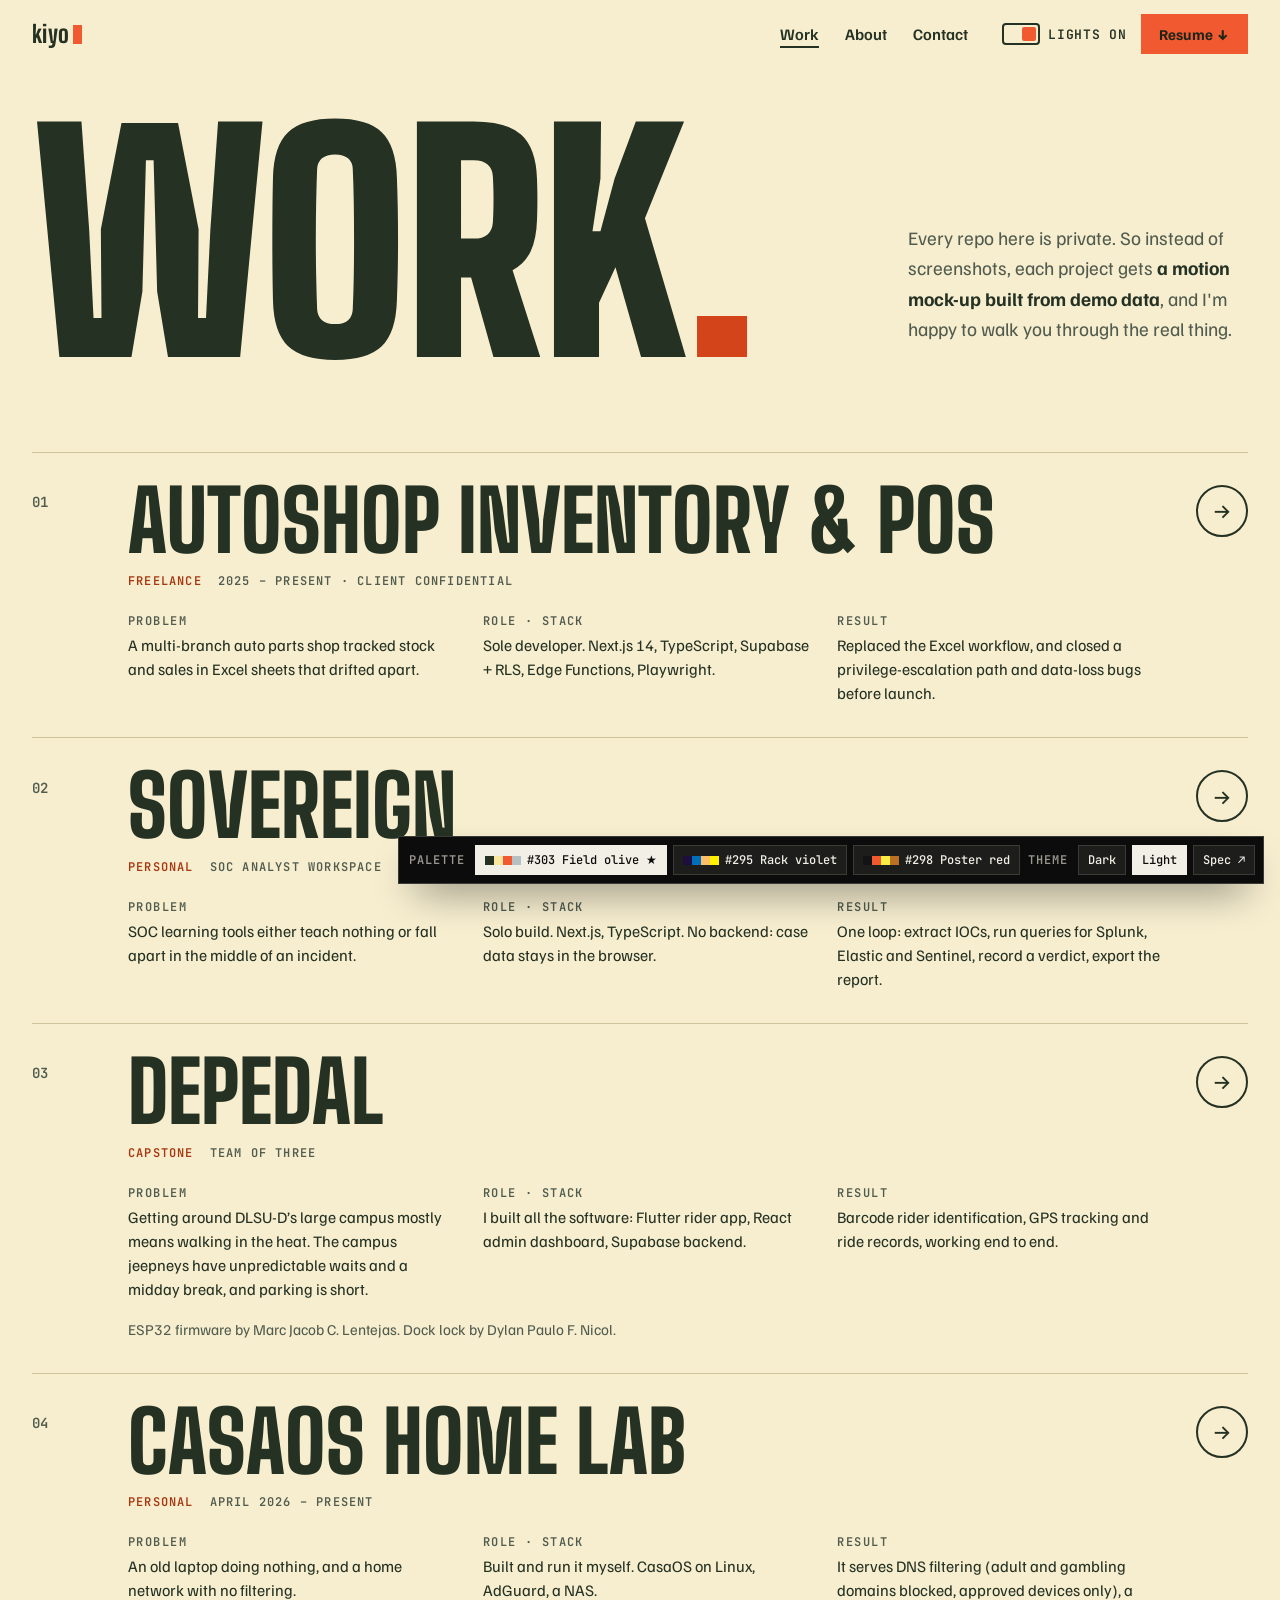
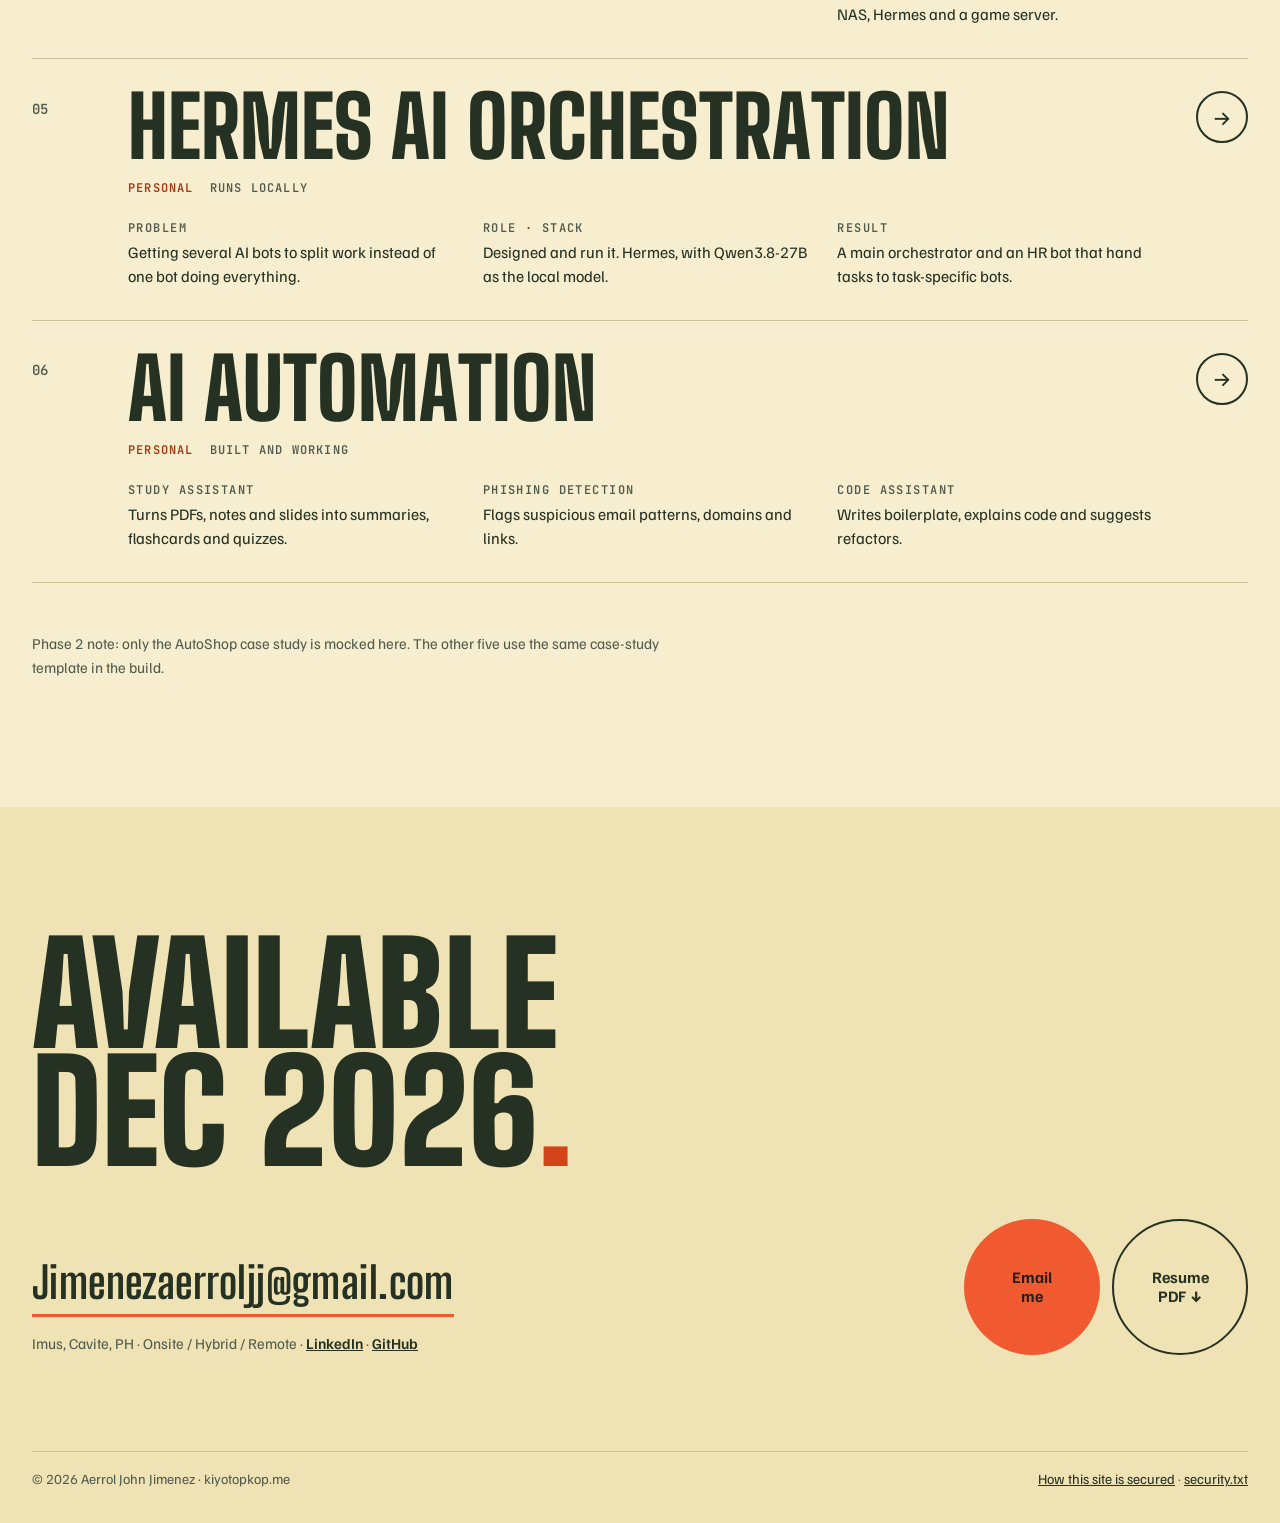
<file: refined/work.html>
<!doctype html>
<html lang="en" class="no-js">
<head>
<meta charset="utf-8">
<meta name="viewport" content="width=device-width, initial-scale=1">
<title>Work · Kiyo Jimenez</title>
<meta name="description" content="Projects by Aerrol John “Kiyo” Jimenez: secure web apps, SOC tooling, a home lab and AI automation.">
<script>(function(){var d=document.documentElement,q=new URLSearchParams(location.search),p,t;try{p=q.get("p")||localStorage.getItem("kiyo-palette");t=q.get("t")||localStorage.getItem("kiyo-theme")}catch(e){}d.dataset.palette=/^[abc]$/.test(p)?p:"c";d.dataset.theme=t==="light"||t==="dark"?t:(matchMedia("(prefers-color-scheme: light)").matches?"light":"dark");if(q.has("clean"))d.dataset.clean=""})()</script>
<link rel="icon" href="assets/favicon.svg" type="image/svg+xml">
<link rel="preconnect" href="https://fonts.googleapis.com"><link rel="preconnect" href="https://fonts.gstatic.com" crossorigin>
<link href="https://fonts.googleapis.com/css2?family=Big+Shoulders+Display:wght@100..900&family=Familjen+Grotesk:wght@400..700&family=JetBrains+Mono:wght@400;600&display=swap" rel="stylesheet">
<link rel="stylesheet" href="assets/site.css">
<style>
.intro{padding-top:132px;display:grid;grid-template-columns:minmax(0,1fr) minmax(0,34ch);gap:var(--s6);align-items:end}
.intro h1{font:900 clamp(120px,23vw,380px)/.76 var(--font-display);text-transform:uppercase;margin:0;letter-spacing:-.01em}
.intro h1 span{color:var(--quote)}
.intro p{margin:0 0 .6em;color:var(--muted);font-size:var(--t-body-l)}
.intro p b{color:var(--fg)}
.index{margin-top:var(--s9)}
/* the signature: titles answer the cursor (desktop) or the scroll position (touch) */
.row h2{font:850 var(--t-d2)/.86 var(--font-display);text-transform:uppercase;margin:0}
.wt span{display:inline-block;font-weight:850;transition:font-weight .35s var(--ease),color .35s var(--ease)}
.row a:hover h2{transform:none;color:inherit}
.row .tag{grid-column:2;display:inline-flex;gap:var(--s4);margin-top:var(--s4);font:600 12px var(--font-mono);letter-spacing:.1em;text-transform:uppercase;color:var(--muted)}
.row .tag b{color:var(--accent-text);font-weight:600}
.credits{grid-column:2;margin:var(--s4) 0 0;font-size:var(--t-small);color:var(--muted)}
.note{margin-top:var(--s7);color:var(--muted);font-size:var(--t-small);max-width:70ch}
@media (hover:none){
  @supports (animation-timeline:view()){
    .wt span{transition:none}
    .wt{animation:wght linear both;animation-timeline:view();animation-range:entry 20% exit 80%}
    .wt span{font-weight:inherit}
    @keyframes wght{0%{font-weight:200}45%,55%{font-weight:900;color:var(--accent-text)}100%{font-weight:200}}
  }
}
@media (max-width:900px){
  .intro{grid-template-columns:1fr;padding-top:104px;gap:var(--s4)}
  .intro h1{font-size:34vw}
  .index{margin-top:var(--s7)}
  .row .tag,.credits{grid-column:1/-1}
}
</style>
</head>
<body>
<a class="skip" href="#main">Skip to content</a>
<header class="nav">
  <div class="wrap">
    <a class="logo" href="home.html" aria-label="kiyo, home">kiyo<i></i></a>
    <nav class="nav-links" aria-label="Main">
      <a class="n" href="work.html" aria-current="page">Work</a><a class="n" href="about.html">About</a><a class="n ct" href="#contact">Contact</a>
      <button class="lights" type="button" aria-pressed="false"><span class="sw" aria-hidden="true"></span><span class="lbl">Lights off</span></button>
      <a class="res" href="#resume">Resume ↓</a>
    </nav>
    <button class="menu-btn" type="button" aria-expanded="false" aria-label="Open menu"><span></span><span></span></button>
  </div>
</header>
<div class="sheet" aria-label="Menu">
  <a href="home.html">Home</a><a href="work.html">Work</a><a href="about.html">About</a><a href="#contact">Contact</a>
  <button class="lights" type="button" aria-pressed="false"><span class="sw" aria-hidden="true"></span><span class="lbl">Lights off</span></button>
  <p class="sm">Jimenezaerroljj@gmail.com · Imus, Cavite, PH</p>
</div>

<main id="main">
<section class="intro wrap">
  <h1>Work<span>.</span></h1>
  <p>Every repo here is private. So instead of screenshots, each project gets <b>a motion mock-up built from demo data</b>, and I'm happy to walk you through the real thing.</p>
</section>

<section class="index wrap" aria-label="Projects">
  <ol class="rows" id="rows">
    <li class="row" id="autoshop"><a href="autoshop.html">
      <span class="no">01</span><h2 class="wt" style="view-transition-name:case-title">AutoShop Inventory &amp; POS</h2><span class="go" aria-hidden="true">→</span>
      <span class="tag"><b>Freelance</b> 2025 – present · client confidential</span>
      <dl class="facts"><div><dt>Problem</dt><dd>A multi-branch auto parts shop tracked stock and sales in Excel sheets that drifted apart.</dd></div><div><dt>Role · stack</dt><dd>Sole developer. Next.js 14, TypeScript, Supabase + RLS, Edge Functions, Playwright.</dd></div><div><dt>Result</dt><dd>Replaced the Excel workflow, and closed a privilege-escalation path and data-loss bugs before launch.</dd></div></dl>
    </a></li>
    <li class="row" id="sovereign"><a href="#sovereign">
      <span class="no">02</span><h2 class="wt">Sovereign</h2><span class="go" aria-hidden="true">→</span>
      <span class="tag"><b>Personal</b> SOC analyst workspace</span>
      <dl class="facts"><div><dt>Problem</dt><dd>SOC learning tools either teach nothing or fall apart in the middle of an incident.</dd></div><div><dt>Role · stack</dt><dd>Solo build. Next.js, TypeScript. No backend: case data stays in the browser.</dd></div><div><dt>Result</dt><dd>One loop: extract IOCs, run queries for Splunk, Elastic and Sentinel, record a verdict, export the report.</dd></div></dl>
    </a></li>
    <li class="row" id="depedal"><a href="#depedal">
      <span class="no">03</span><h2 class="wt">DePedal</h2><span class="go" aria-hidden="true">→</span>
      <span class="tag"><b>Capstone</b> team of three</span>
      <dl class="facts"><div><dt>Problem</dt><dd>Getting around DLSU-D’s large campus mostly means walking in the heat. The campus jeepneys have unpredictable waits and a midday break, and parking is short.</dd></div><div><dt>Role · stack</dt><dd>I built all the software: Flutter rider app, React admin dashboard, Supabase backend.</dd></div><div><dt>Result</dt><dd>Barcode rider identification, GPS tracking and ride records, working end to end.</dd></div></dl>
      <p class="credits">ESP32 firmware by Marc Jacob C. Lentejas. Dock lock by Dylan Paulo F. Nicol.</p>
    </a></li>
    <li class="row" id="homelab"><a href="#homelab">
      <span class="no">04</span><h2 class="wt">CasaOS Home Lab</h2><span class="go" aria-hidden="true">→</span>
      <span class="tag"><b>Personal</b> April 2026 – present</span>
      <dl class="facts"><div><dt>Problem</dt><dd>An old laptop doing nothing, and a home network with no filtering.</dd></div><div><dt>Role · stack</dt><dd>Built and run it myself. CasaOS on Linux, AdGuard, a NAS.</dd></div><div><dt>Result</dt><dd>It serves DNS filtering (adult and gambling domains blocked, approved devices only), a NAS, Hermes and a game server.</dd></div></dl>
    </a></li>
    <li class="row" id="hermes"><a href="#hermes">
      <span class="no">05</span><h2 class="wt">Hermes AI Orchestration</h2><span class="go" aria-hidden="true">→</span>
      <span class="tag"><b>Personal</b> runs locally</span>
      <dl class="facts"><div><dt>Problem</dt><dd>Getting several AI bots to split work instead of one bot doing everything.</dd></div><div><dt>Role · stack</dt><dd>Designed and run it. Hermes, with Qwen3.8-27B as the local model.</dd></div><div><dt>Result</dt><dd>A main orchestrator and an HR bot that hand tasks to task-specific bots.</dd></div></dl>
    </a></li>
    <li class="row" id="ai"><a href="#ai">
      <span class="no">06</span><h2 class="wt">AI Automation</h2><span class="go" aria-hidden="true">→</span>
      <span class="tag"><b>Personal</b> built and working</span>
      <dl class="facts"><div><dt>Study assistant</dt><dd>Turns PDFs, notes and slides into summaries, flashcards and quizzes.</dd></div><div><dt>Phishing detection</dt><dd>Flags suspicious email patterns, domains and links.</dd></div><div><dt>Code assistant</dt><dd>Writes boilerplate, explains code and suggests refactors.</dd></div></dl>
    </a></li>
  </ol>
  <p class="note">Phase 2 note: only the AutoShop case study is mocked here. The other five use the same case-study template in the build.</p>
</section>
</main>

<footer class="contact" id="contact">
  <div class="wrap">
    <p class="big rv">Available<br>Dec 2026<span>.</span></p>
    <div class="row2">
      <div>
        <a class="mail" href="mailto:Jimenezaerroljj@gmail.com">Jimenezaerroljj@gmail.com</a>
        <p class="meta">Imus, Cavite, PH · Onsite / Hybrid / Remote · <a href="https://www.linkedin.com/in/aerrol-jimenez-116b903b7/">LinkedIn</a> · <a href="https://github.com/KiyoTopKop">GitHub</a></p>
      </div>
      <div class="ctas"><a class="mag p" href="mailto:Jimenezaerroljj@gmail.com">Email<br>me</a><a class="mag s" href="#resume" id="resume">Resume<br>PDF ↓</a></div>
    </div>
    <div class="foot"><span>© 2026 Aerrol John Jimenez · kiyotopkop.me</span><span><a href="#">How this site is secured</a> · <a href="#">security.txt</a></span></div>
  </div>
</footer>

<script src="assets/site.js"></script>
<script>
(function(){
  // split titles into letters (the link keeps an accessible name)
  const titles = [...document.querySelectorAll(".wt")];
  titles.forEach(h => {
    const txt = h.textContent; h.setAttribute("aria-label", txt);
    h.innerHTML = txt.split(/(\s+)/).map(w => /\s/.test(w) ? " " : `<span class="w" style="display:inline-block;white-space:nowrap">${[...w].map(c => `<span aria-hidden="true">${c}</span>`).join("")}</span>`).join("");
  });
  const reduce = matchMedia("(prefers-reduced-motion: reduce)").matches;
  if (reduce || !matchMedia("(hover: hover) and (pointer: fine)").matches) return;
  const letters = titles.flatMap(h => [...h.querySelectorAll("span[aria-hidden]")]);
  let pts = [], raf = 0, px = -1e4, py = -1e4;
  const measure = () => { pts = letters.map(l => { const r = l.getBoundingClientRect(); return [r.left + r.width / 2 + scrollX, r.top + r.height / 2 + scrollY]; }); };
  measure(); addEventListener("resize", measure); document.fonts && document.fonts.ready.then(measure);
  const R = 300;
  function paint(){
    raf = 0;
    letters.forEach((l, i) => {
      const d = Math.hypot(px - pts[i][0], py - pts[i][1]), k = Math.min(1, d / R);
      const w = Math.round(160 + 690 * k * k);
      l.style.fontWeight = w; l.style.color = k < .38 ? "var(--accent-text)" : "";
    });
  }
  const list = document.getElementById("rows");
  list.addEventListener("pointermove", e => { px = e.pageX; py = e.pageY; if (!raf) raf = requestAnimationFrame(paint); });
  list.addEventListener("pointerleave", () => { px = py = -1e4; if (!raf) raf = requestAnimationFrame(paint); });
})();
</script>
</body>
</html>
</file>
<file: refined/assets/site.css>
/* ─────────────────────────────────────────────────────────────────────────
   Rackmount · Phase 2 refined direction
   One type system, one motion system, three Wada palettes × two themes.
   Palette C (#303) is the recommendation; A (#295) and B (#298) are here so
   the choice can be made by looking, not guessing.
   ───────────────────────────────────────────────────────────────────────── */

:root{
  --font-display:"Big Shoulders Display",Impact,"Arial Narrow",sans-serif;
  --font-body:"Familjen Grotesk",system-ui,sans-serif;
  --font-mono:"JetBrains Mono",ui-monospace,monospace;

  /* type scale (desktop → mobile via clamp) */
  --t-hero:clamp(150px,17.5vw,300px);   /* “KIYO” */
  --t-d1:clamp(76px,11vw,184px);        /* page titles */
  --t-d2:clamp(46px,6.6vw,112px);       /* work index rows, footer statement */
  --t-d3:clamp(34px,4.2vw,64px);        /* name lines, section heads */
  --t-d4:clamp(26px,2.5vw,36px);        /* case sub-heads */
  --t-role:clamp(20px,1.75vw,26px);
  --t-body-l:clamp(19px,1.35vw,21px);
  --t-body:18px;
  --t-small:15px;
  --t-mono:13px;

  /* space: 8pt grid */
  --s1:4px;--s2:8px;--s3:12px;--s4:16px;--s5:24px;--s6:32px;--s7:48px;--s8:64px;--s9:96px;--s10:128px;
  --gutter:32px;
  --maxw:1440px;

  /* motion */
  --ease:cubic-bezier(.2,.8,.2,1);
  --ease-spring:cubic-bezier(.3,1.45,.5,1);
  --d1:150ms;--d2:300ms;--d3:600ms;
}

/* ── Palette C · Wada #303 · Deep Slate Olive, Naples Yellow, Peach Red, Neutral Gray ── */
:root,[data-palette="c"]{
  --bg:#253122;--bg-2:#1b2419;--surface:#2f3d2b;--surface-2:#3a4a35;--line:#4c5c47;
  --fg:#f0ead8;--muted:#b6bfc1;--accent:#f15a30;--on-accent:#1b2419;--accent-text:#ff8a66;
  --quote:#f15a30;--role:#fbe6a0;--led-a:#f15a30;--led-b:#fbe6a0;--ink:#10160e;
  --m-ok:#b6bfc1;--m-warn:#fbe6a0;--m-bad:#f15a30;
  --rk-face:#2c3a28;--rk-face-2:#3a4a35;--rk-side:#18211a;--rk-top:#4a5b44;--rk-post:#121a10;
  --rk-label:#fbe6a0;--rk-sub:#b6bfc1;--rk-lcd:#0e140c;--rk-lcd-text:#fbe6a0;--rk-metal:#b6bfc1;
}
[data-palette="c"][data-theme="light"]{
  --bg:#f7eed0;--bg-2:#efe2b4;--surface:#fffaea;--surface-2:#f2e6c0;--line:#cfc39a;
  --fg:#253122;--muted:#525c4e;--accent:#f15a30;--on-accent:#1b2419;--accent-text:#a8370f;
  --quote:#d4441b;--role:#253122;--led-a:#f15a30;--led-b:#fbe6a0;--ink:#1b2419;
  --m-ok:#525c4e;--m-warn:#8c6a12;--m-bad:#c23f17;
}

/* ── Palette A · Wada #295 · Dull Violet Black, Blue, Cream Yellow, Yellow ── */
[data-palette="a"]{
  --bg:#1e0e3f;--bg-2:#150a2e;--surface:#2a1a52;--surface-2:#352462;--line:#4a3a7e;
  --fg:#f6ecd9;--muted:#bcb0cf;--accent:#fff200;--on-accent:#1e0e3f;--accent-text:#fff200;
  --quote:#fdbf68;--role:#6fb6ec;--led-a:#fff200;--led-b:#4fa6e6;--ink:#0d0620;
  --m-ok:#4fa6e6;--m-warn:#fdbf68;--m-bad:#ff7a6b;
  --rk-face:#2a1a52;--rk-face-2:#3a2770;--rk-side:#170c33;--rk-top:#46357a;--rk-post:#120826;
  --rk-label:#fdbf68;--rk-sub:#bcb0cf;--rk-lcd:#0d0620;--rk-lcd-text:#fff200;--rk-metal:#8d82ad;
}
[data-palette="a"][data-theme="light"]{
  --bg:#fbf1df;--bg-2:#f2e1c1;--surface:#fffaf0;--surface-2:#f4e8d0;--line:#d6c6a6;
  --fg:#1e0e3f;--muted:#4f4370;--accent:#006eb8;--on-accent:#ffffff;--accent-text:#005c9c;
  --quote:#006eb8;--role:#006eb8;--led-a:#fff200;--led-b:#4fa6e6;--ink:#1e0e3f;
  --m-ok:#005c9c;--m-warn:#8a5a00;--m-bad:#b3261e;
}

/* ── Palette B · Wada #298 · Black, Peach Red, Lemon Yellow, Raw Sienna ── */
[data-palette="b"]{
  --bg:#111314;--bg-2:#0a0b0c;--surface:#1b1d1e;--surface-2:#25282a;--line:#363a3c;
  --fg:#f4efe4;--muted:#b3ada2;--accent:#f15a30;--on-accent:#111314;--accent-text:#f4774f;
  --quote:#f15a30;--role:#f8ed43;--led-a:#f15a30;--led-b:#f8ed43;--ink:#050606;
  --m-ok:#f8ed43;--m-warn:#bb7125;--m-bad:#f15a30;
  --rk-face:#1d2021;--rk-face-2:#2a2d2f;--rk-side:#0e0f10;--rk-top:#3a3e40;--rk-post:#070808;
  --rk-label:#f4efe4;--rk-sub:#b3ada2;--rk-lcd:#0a0b0c;--rk-lcd-text:#f8ed43;--rk-metal:#8f8a82;
}
[data-palette="b"][data-theme="light"]{
  --bg:#f4efe4;--bg-2:#e9e0cd;--surface:#fbf8f1;--surface-2:#eee6d6;--line:#d4c9b4;
  --fg:#111314;--muted:#56514a;--accent:#f15a30;--on-accent:#111314;--accent-text:#a8370f;
  --quote:#d9431a;--role:#111314;--led-a:#f15a30;--led-b:#f8ed43;--ink:#111314;
  --m-ok:#56514a;--m-warn:#8a5212;--m-bad:#b8391a;
}

/* ── base ── */
*,*::before,*::after{box-sizing:border-box}
html{background:var(--bg);color-scheme:dark;-webkit-text-size-adjust:100%;overflow-x:clip}
[data-theme="light"]{color-scheme:light}
body{margin:0;background:var(--bg);color:var(--fg);font:400 var(--t-body)/1.6 var(--font-body);-webkit-font-smoothing:antialiased;-moz-osx-font-smoothing:grayscale;overflow-x:clip;transition:background-color var(--d3) var(--ease),color var(--d3) var(--ease)}
a{color:inherit}
img,svg{display:block;max-width:100%}
::selection{background:var(--accent);color:var(--on-accent)}
:focus-visible{outline:3px solid var(--accent);outline-offset:3px}
.vh{position:absolute!important;width:1px;height:1px;overflow:hidden;clip:rect(0 0 0 0);white-space:nowrap}
.skip{position:fixed;left:16px;top:-60px;z-index:100;background:var(--accent);color:var(--on-accent);padding:10px 16px;font-weight:700;text-decoration:none}
.skip:focus{top:12px}
.wrap{max-width:var(--maxw);margin:0 auto;padding:0 var(--gutter)}
.display{font-family:var(--font-display);font-weight:800;text-transform:uppercase;line-height:.88;letter-spacing:.005em;margin:0}
.mono{font-family:var(--font-mono);font-size:var(--t-mono);letter-spacing:.04em}
.tnum{font-variant-numeric:tabular-nums}

/* ── nav ── */
.nav{position:fixed;inset:0 0 auto;z-index:40;transition:background-color var(--d2) var(--ease),box-shadow var(--d2) var(--ease)}
.nav.scrolled{background:color-mix(in srgb,var(--bg) 88%,transparent);backdrop-filter:blur(10px);-webkit-backdrop-filter:blur(10px);box-shadow:0 1px 0 var(--line)}
.nav .wrap{display:flex;align-items:center;gap:4px;height:68px}
.logo{display:flex;align-items:center;gap:3px;margin-right:auto;font:800 24px/1 var(--font-display);letter-spacing:.02em;text-decoration:none}
.logo i{width:9px;height:19px;background:var(--accent);animation:blink 1.1s steps(1) infinite}
@keyframes blink{50%{opacity:0}}
.nav-links{display:flex;align-items:center;gap:2px}
.nav a.n{position:relative;font:600 16px var(--font-body);text-decoration:none;padding:10px 12px}
.nav a.n::after{content:"";position:absolute;left:12px;right:12px;bottom:6px;height:2px;background:currentColor;transform:scaleX(0);transform-origin:left;transition:transform var(--d2) var(--ease)}
.nav a.n:hover::after,.nav a.n[aria-current="page"]::after{transform:scaleX(1)}
.nav a.res{margin-left:8px;font:700 15px var(--font-body);text-decoration:none;padding:9px 16px;background:var(--accent);color:var(--on-accent);border:2px solid var(--accent);transition:transform var(--d1) var(--ease)}
.nav a.res:hover{transform:translateY(-2px)}
.nav a.res:active{transform:translateY(1px)}
/* the lights switch: real-site theme toggle */
.lights{display:inline-flex;align-items:center;gap:8px;margin-left:10px;padding:6px 4px 6px 10px;font:600 13px var(--font-mono);letter-spacing:.06em;text-transform:uppercase;color:var(--fg);background:none;border:0;cursor:pointer}
.lights .sw{position:relative;width:38px;height:22px;border:2px solid currentColor;border-radius:4px}
.lights .sw::after{content:"";position:absolute;top:2px;left:2px;width:14px;height:14px;background:currentColor;border-radius:2px;transition:transform var(--d2) var(--ease-spring)}
[data-theme="light"] .lights .sw::after{transform:translateX(16px);background:var(--accent)}
.menu-btn{display:none;width:46px;height:46px;margin-left:6px;background:none;border:2px solid var(--fg);color:var(--fg);cursor:pointer;padding:0}
.menu-btn span{display:block;width:20px;height:2px;margin:4px auto;background:currentColor;transition:transform var(--d2) var(--ease)}
.menu-open .menu-btn span:first-child{transform:translateY(3px) rotate(45deg)}
.menu-open .menu-btn span:last-child{transform:translateY(-3px) rotate(-45deg)}
.sheet{position:fixed;inset:0;z-index:35;background:var(--bg);padding:92px 16px 32px;display:flex;flex-direction:column;gap:6px;transform:translateY(-100%);transition:transform var(--d3) var(--ease);visibility:hidden}
.menu-open .sheet{transform:none;visibility:visible}
.sheet a{font:900 clamp(64px,22vw,110px)/.9 var(--font-display);text-transform:uppercase;text-decoration:none}
.sheet a:hover{color:var(--accent)}
.sheet .lights{margin:28px 0 0;align-self:flex-start;font-size:15px}
.sheet .sm{margin-top:auto;color:var(--muted);font-size:var(--t-small)}

/* ── magnetic buttons ── */
.mag{display:inline-grid;place-items:center;width:136px;height:136px;border-radius:50%;font:700 16px/1.2 var(--font-body);text-align:center;text-decoration:none;transition:transform var(--d2) var(--ease),background-color var(--d1),color var(--d1),border-color var(--d1)}
.mag.p{background:var(--accent);color:var(--on-accent)}
.mag.s{border:2px solid var(--fg)}
.mag:hover{background:var(--fg);color:var(--bg);border-color:var(--fg)}
.mag:active{scale:.96}

/* ── marquee band ── */
.band{position:relative;z-index:2;background:var(--accent);color:var(--on-accent);transform:rotate(-2deg);margin:var(--s7) -48px;padding:14px 0;overflow:hidden;white-space:nowrap;font:900 clamp(30px,4.2vw,60px)/1 var(--font-display);text-transform:uppercase}
.band .track{display:inline-block;animation:marquee 30s linear infinite}
.band.paused .track,.band:hover .track{animation-play-state:paused}
.band b{display:inline-block;margin:0 .45em;color:var(--on-accent);transform:translateY(-.06em)}
@keyframes marquee{to{transform:translateX(-50%)}}

/* ── section heads (no eyebrow kit: a rule, a number, a big word) ── */
.shead{display:flex;align-items:flex-end;justify-content:space-between;gap:var(--s5);border-top:2px solid var(--fg);padding-top:var(--s4);margin-bottom:var(--s6)}
.shead h2{font:900 var(--t-d1)/.84 var(--font-display);text-transform:uppercase;margin:0}
.shead a{font-weight:700;white-space:nowrap;text-underline-offset:5px;text-decoration-thickness:2px}
.shead a:hover{color:var(--accent-text)}

/* ── project rows (home + work) ── */
.rows{list-style:none;margin:0;padding:0}
.row{border-top:1px solid var(--line)}
.row:last-child{border-bottom:1px solid var(--line)}
.row a{display:grid;grid-template-columns:72px minmax(0,1fr) 56px;gap:0 var(--s5);padding:var(--s6) 0;text-decoration:none}
.row .no{font:600 14px var(--font-mono);color:var(--muted);padding-top:.6em}
.row h3{font:800 var(--t-d2)/.86 var(--font-display);text-transform:uppercase;margin:0;transition:transform var(--d2) var(--ease),color var(--d2)}
.row .facts{grid-column:2;display:grid;grid-template-columns:repeat(3,minmax(0,1fr));gap:var(--s5);margin:var(--s5) 0 0}
.row .facts div{max-width:38ch}
.row dt{font:600 12px var(--font-mono);letter-spacing:.12em;text-transform:uppercase;color:var(--muted);margin-bottom:4px}
.row dd{margin:0;font-size:16px;line-height:1.5}
.row .go{grid-column:3;grid-row:1;align-self:start;justify-self:end;width:52px;height:52px;border:2px solid var(--fg);border-radius:50%;display:grid;place-items:center;font-size:22px;transition:transform var(--d2) var(--ease),background-color var(--d1),color var(--d1)}
.row a:hover h3{transform:translateX(14px);color:var(--accent-text)}
.row a:hover .go{background:var(--accent);border-color:var(--accent);color:var(--on-accent);transform:rotate(-45deg)}

/* ── footer / contact (every page) ── */
.contact{background:var(--bg-2);padding:var(--s10) 0 var(--s6);margin-top:var(--s10);position:relative;overflow:hidden}
.contact .big{font:900 var(--t-d1)/.84 var(--font-display);text-transform:uppercase;margin:0}
.contact .big span{color:var(--quote)}
.contact .row2{display:grid;grid-template-columns:minmax(0,1.2fr) auto;gap:var(--s7);align-items:end;margin-top:var(--s7)}
.contact .mail{font:700 clamp(26px,3.4vw,52px)/1.05 var(--font-display);letter-spacing:.01em;text-decoration:none;word-break:break-all;border-bottom:3px solid var(--accent);padding-bottom:6px}
.contact .mail:hover{color:var(--accent-text)}
.contact .meta{margin:var(--s5) 0 0;color:var(--muted);font-size:var(--t-small)}
.contact .meta a{color:var(--fg);font-weight:600}
.contact .ctas{display:flex;gap:var(--s3)}
.foot{display:flex;flex-wrap:wrap;gap:var(--s3) var(--s6);justify-content:space-between;margin-top:var(--s9);padding-top:var(--s4);border-top:1px solid var(--line);font-size:14px;color:var(--muted)}
.foot a{color:var(--fg)}

/* ── review bar (Phase 2 only, not part of the site) ── */
.review{position:fixed;right:16px;bottom:16px;z-index:60;display:flex;align-items:center;gap:6px;padding:8px;background:#0b0c0b;color:#f2efe6;border:1px solid #3a3a36;font:500 12px var(--font-mono);box-shadow:0 18px 40px -18px #000}
.review b{font-weight:600;color:#9a978e;margin:0 4px 0 2px;letter-spacing:.08em;text-transform:uppercase}
.review button,.review a{font:inherit;color:inherit;background:#1d1e1c;border:1px solid #3a3a36;padding:6px 9px;cursor:pointer;text-decoration:none;display:flex;align-items:center;gap:6px}
.review button[aria-pressed="true"]{background:#f2efe6;color:#0b0c0b;border-color:#f2efe6}
.review .chip{display:inline-flex}
.review .chip i{width:9px;height:9px}
.review .tog{display:none}
[data-clean] .review{display:none}

/* ── reveal on scroll (supporting motion only) ── */
.rv{opacity:0;transform:translateY(24px);transition:opacity var(--d3) var(--ease),transform var(--d3) var(--ease)}
.rv.in{opacity:1;transform:none}
.no-js .rv{opacity:1;transform:none}

/* ── page transitions (cross-document, progressive) ── */
@view-transition{navigation:auto}
::view-transition-old(root),::view-transition-new(root){animation-duration:.35s;animation-timing-function:var(--ease)}

@media (max-width:900px){
  :root{--gutter:16px;--t-body:17px}
  .nav .wrap{height:62px}
  .nav-links .n,.nav-links .lights{display:none}
  .nav-links .n.ct{display:block;padding:10px 8px}
  .nav a.res{margin-left:4px;padding:8px 12px}
  .menu-btn{display:block}
  .mag{width:116px;height:116px;font-size:15px}
  .band{margin:var(--s6) -40px}
  .row a{grid-template-columns:minmax(0,1fr) 48px;padding:var(--s5) 0}
  .row .no{grid-column:1/-1;padding:0 0 var(--s2)}
  .row h3{grid-column:1}
  .row .go{grid-column:2;grid-row:2;width:44px;height:44px;font-size:18px}
  .row .facts{grid-column:1/-1;grid-template-columns:1fr;gap:var(--s3);margin-top:var(--s4)}
  .shead{flex-direction:column;align-items:flex-start}
  .contact{padding:var(--s9) 0 var(--s5);margin-top:var(--s9)}
  .contact .row2{grid-template-columns:1fr;gap:var(--s6)}
  .review{left:8px;right:auto;bottom:8px;flex-wrap:wrap;max-width:calc(100vw - 16px)}
  .review:not(.open) > :not(.tog){display:none}
  .review .tog{display:flex}
}
@media (prefers-reduced-motion:reduce){
  *,*::before,*::after{animation:none!important;transition:none!important;scroll-behavior:auto!important}
  .rv{opacity:1;transform:none}
  @view-transition{navigation:none}
}
</file>
